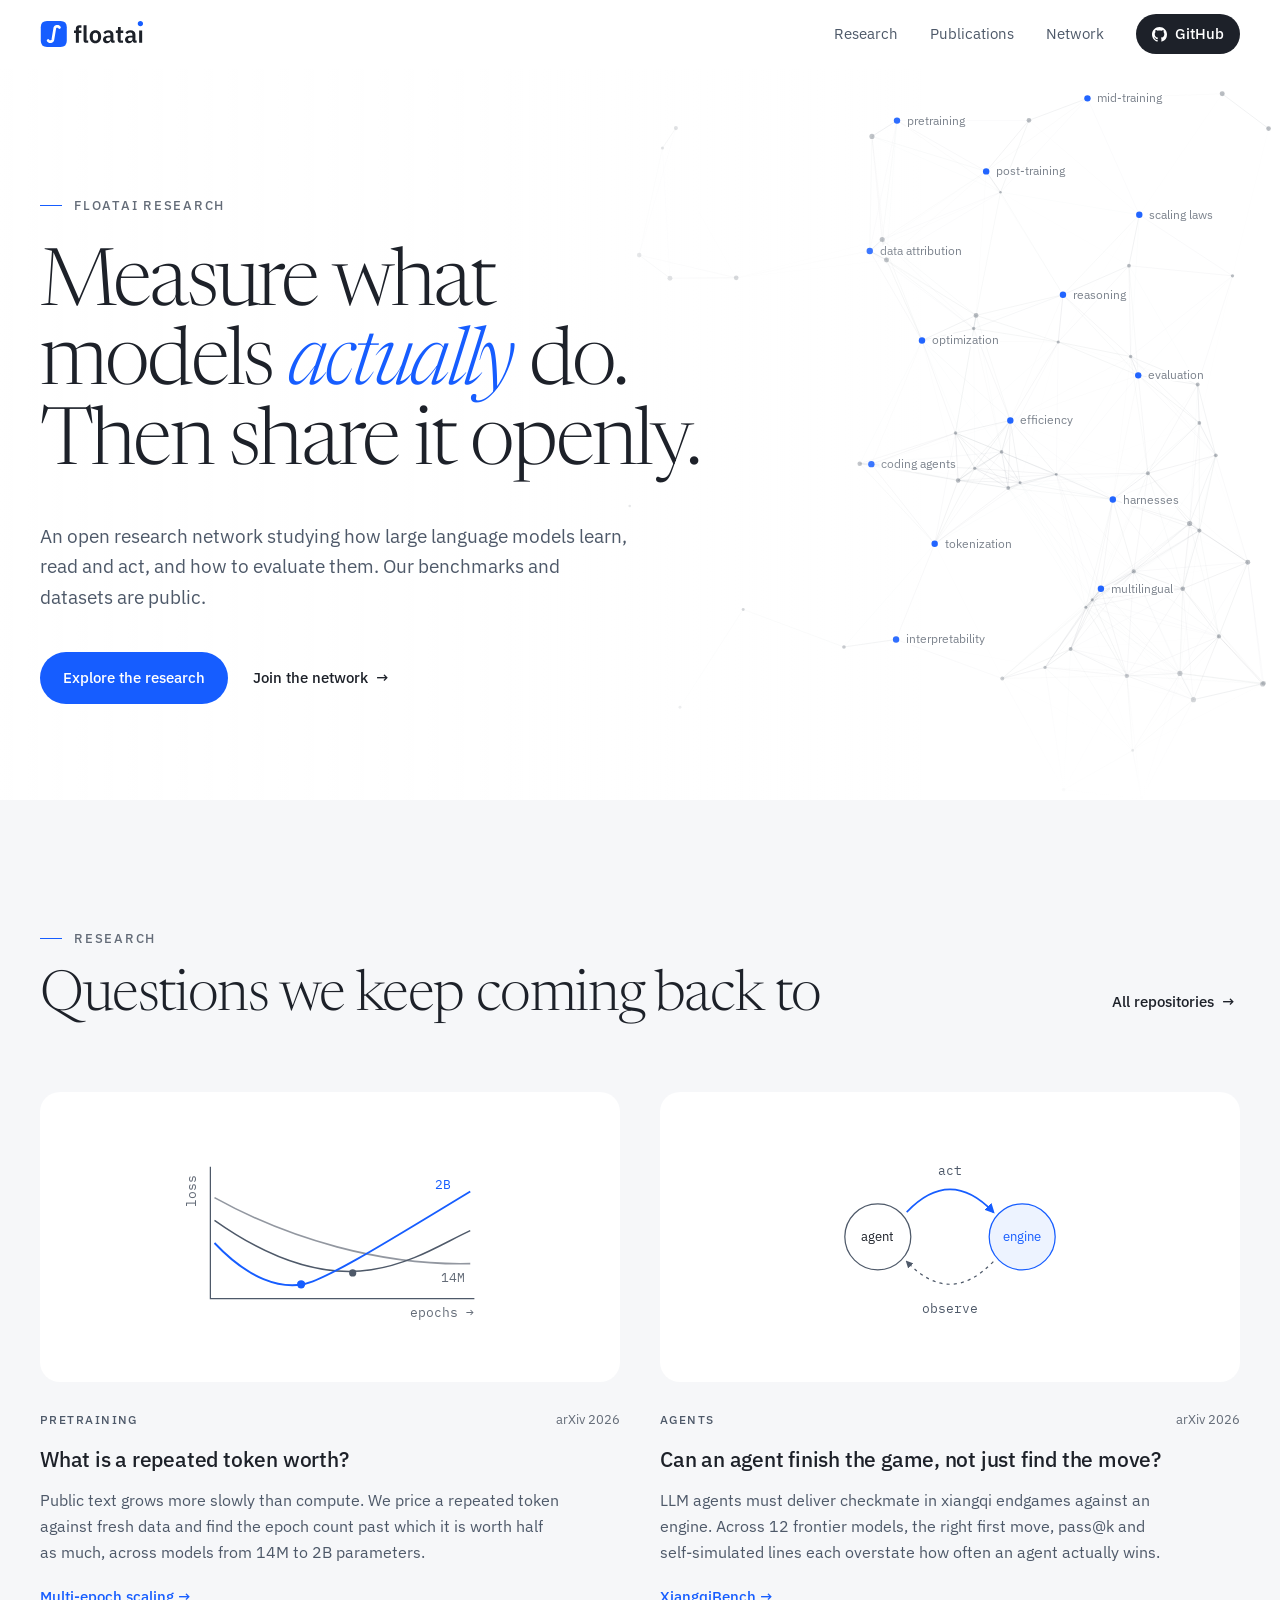
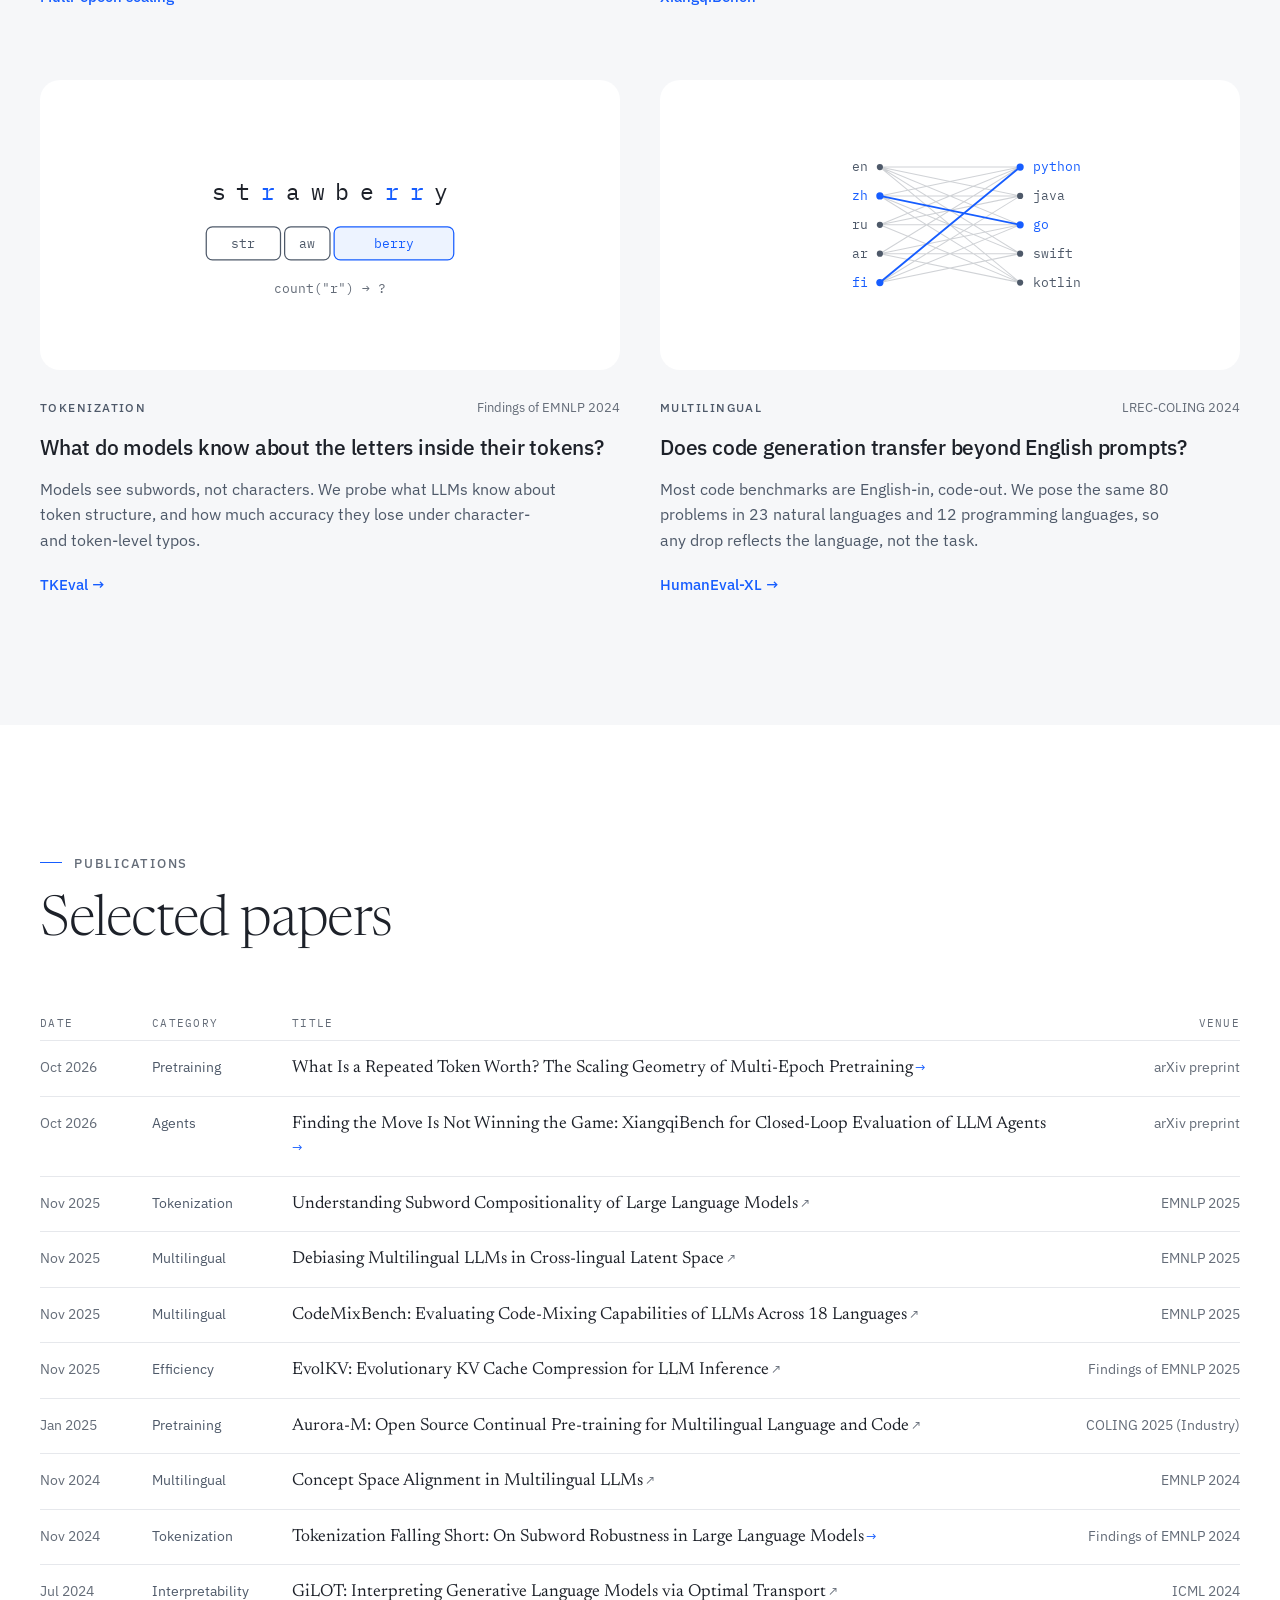
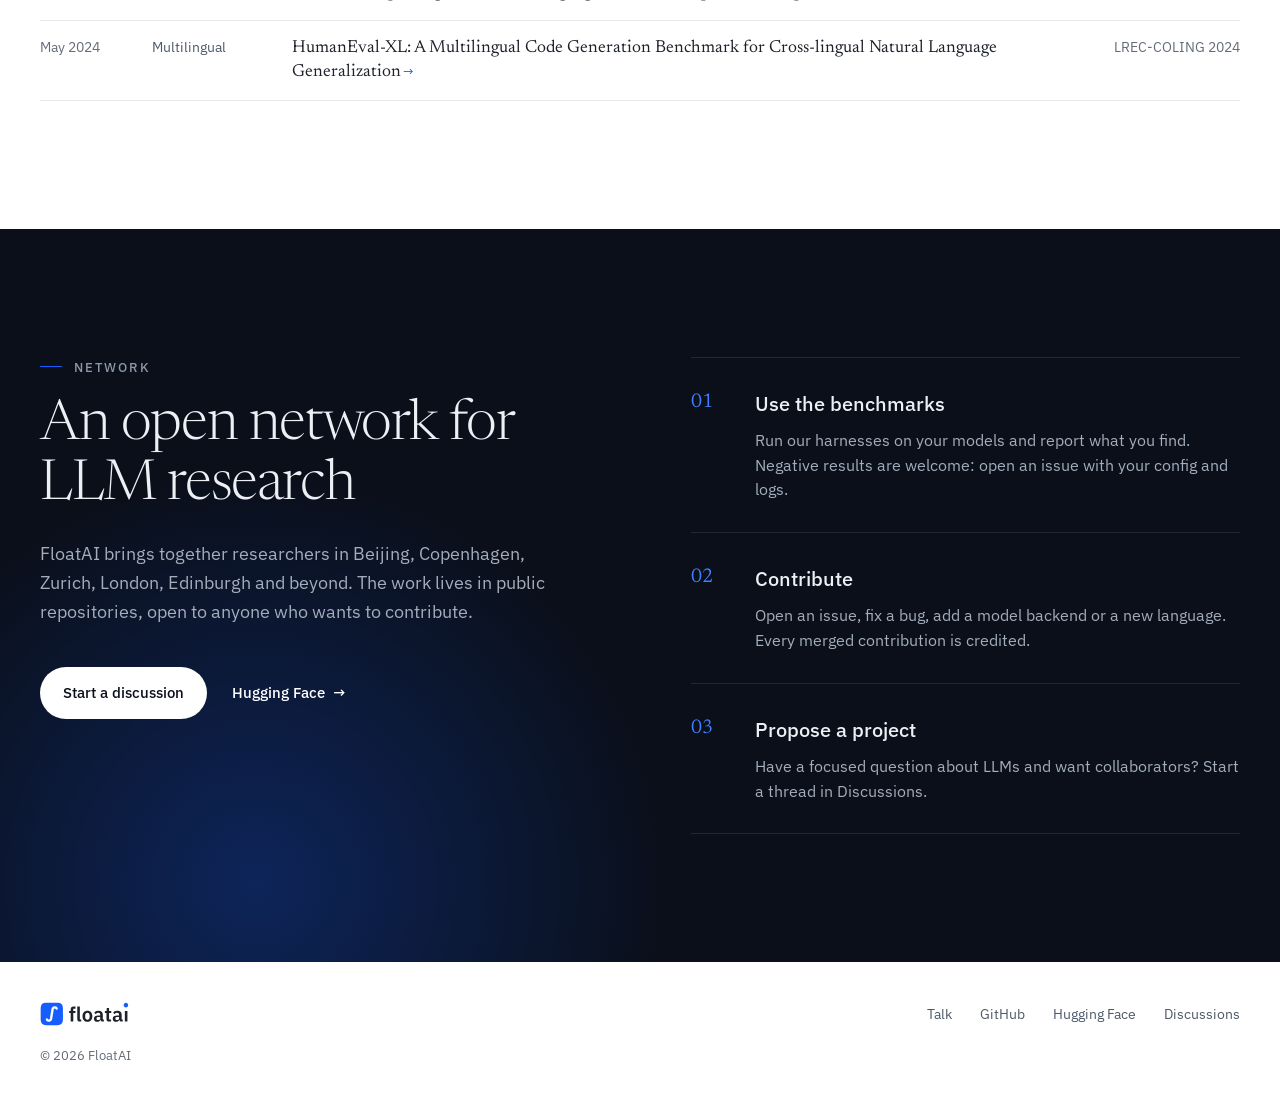
<file: index.html>
<!doctype html>
<html lang="en">
<head>
  <meta charset="utf-8" />
  <meta name="viewport" content="width=device-width, initial-scale=1" />
  <title>FloatAI — Open research on large language models</title>
  <meta name="description" content="FloatAI is an open research network studying large language models: how they learn from data, how they read text, how they act as agents, and how we evaluate all three." />
  <meta name="theme-color" content="#ffffff" media="(prefers-color-scheme: light)" />
  <meta name="theme-color" content="#0c1016" media="(prefers-color-scheme: dark)" />
  <meta property="og:title" content="FloatAI — Open research on large language models" />
  <meta property="og:description" content="An open research network for LLM pretraining, post-training, agents and evaluation." />
  <meta property="og:type" content="website" />
  <meta property="og:site_name" content="FloatAI" />
  <meta property="og:url" content="https://floatai.github.io/" />
  <meta property="og:image" content="https://floatai.github.io/assets/img/og/home.png" />
  <meta property="og:image:width" content="1200" />
  <meta property="og:image:height" content="630" />
  <meta name="twitter:card" content="summary_large_image" />
  <link rel="canonical" href="https://floatai.github.io/" />
  <link rel="icon" href="/favicon.ico" sizes="any" />
  <link rel="icon" type="image/png" sizes="32x32" href="/favicon-32.png" />
  <link rel="apple-touch-icon" href="/apple-touch-icon.png" />
  <link rel="preconnect" href="https://fonts.googleapis.com" />
  <link rel="preconnect" href="https://fonts.gstatic.com" crossorigin />
  <link href="https://fonts.googleapis.com/css2?family=IBM+Plex+Mono:wght@400;500&family=IBM+Plex+Sans:wght@400;500;600&family=Newsreader:ital,opsz,wght@0,6..72,300;0,6..72,400;0,6..72,500;1,6..72,300;1,6..72,400&display=swap" rel="stylesheet" />
  <link rel="stylesheet" href="/assets/css/site.css?v=20261009x" />
</head>
<body>
  <header class="nav" id="top">
    <div class="wrap nav__inner">
      <a class="nav__brand" href="/" aria-label="FloatAI home">
        <picture>
          <source srcset="/assets/brand/floatai-lockup-dark.svg" media="(prefers-color-scheme: dark)" />
          <img src="/assets/brand/floatai-lockup.svg" alt="FloatAI" width="122" height="33" />
        </picture>
      </a>
      <nav class="nav__links" aria-label="Primary">
        <a href="/#research">Research</a>
        <a href="/#publications">Publications</a>
        <a href="/#network">Network</a>
        <a class="nav__cta" href="https://github.com/floatai" target="_blank" rel="noopener">
          <svg viewBox="0 0 16 16" width="15" height="15" aria-hidden="true"><path fill="currentColor" d="M8 0C3.58 0 0 3.58 0 8c0 3.54 2.29 6.53 5.47 7.59.4.07.55-.17.55-.38 0-.19-.01-.82-.01-1.49-2.01.37-2.53-.49-2.69-.94-.09-.23-.48-.94-.82-1.13-.28-.15-.68-.52-.01-.53.63-.01 1.08.58 1.23.82.72 1.21 1.87.87 2.33.66.07-.52.28-.87.51-1.07-1.78-.2-3.64-.89-3.64-3.95 0-.87.31-1.59.82-2.15-.08-.2-.36-1.02.08-2.12 0 0 .67-.21 2.2.82.64-.18 1.32-.27 2-.27.68 0 1.36.09 2 .27 1.53-1.04 2.2-.82 2.2-.82.44 1.1.16 1.92.08 2.12.51.56.82 1.27.82 2.15 0 3.07-1.87 3.75-3.65 3.95.29.25.54.73.54 1.48 0 1.07-.01 1.93-.01 2.2 0 .21.15.46.55.38A8.013 8.013 0 0016 8c0-4.42-3.58-8-8-8z"/></svg>
          GitHub
        </a>
      </nav>
    </div>
  </header>

  <main>
    <section class="hero">
      <canvas class="hero__canvas" id="graph" aria-hidden="true"></canvas>
      <div class="wrap hero__inner">
        <p class="overline">FloatAI Research</p>
        <h1 class="hero__title">
          Measure what models <em>actually</em>&nbsp;do.<br />Then share it&nbsp;openly.
        </h1>
        <p class="hero__lede">
          An open research network studying how large language models learn, read and act,
          and how to evaluate them. Our benchmarks and datasets are public.
        </p>
        <div class="hero__actions">
          <a class="btn btn--primary" href="#research">Explore the research</a>
          <a class="btn btn--text" href="#network">Join the network <span aria-hidden="true">→</span></a>
        </div>
      </div>
    </section>

    <!-- Research: one card per project, newest first -->
    <section class="section section--tint" id="research">
      <div class="wrap">
        <header class="section__head section__head--row">
          <div>
            <p class="overline">Research</p>
            <h2>Questions we keep coming back&nbsp;to</h2>
          </div>
          <a class="btn btn--text" href="https://github.com/orgs/floatai/repositories" target="_blank" rel="noopener">All repositories <span aria-hidden="true">→</span></a>
        </header>
        <div class="themes">
          <article class="theme">
            <figure class="theme__art" aria-hidden="true">
              <svg viewBox="0 0 320 180">
                <path d="M44 22V150H300" class="s-ink" fill="none" stroke-width="1.2"/>
                <path d="M48 52 C120 92, 210 118, 296 116" class="s-line" fill="none" stroke-width="1.6" style="opacity:.7"/>
                <path d="M48 74 C110 118, 160 128, 200 122 S270 96, 296 84" class="s-ink" fill="none" stroke-width="1.4"/>
                <path d="M48 96 C82 132, 112 140, 134 136 S220 92, 296 46" class="s-accent" fill="none" stroke-width="1.8"/>
                <circle cx="182" cy="125" r="3.5" class="f-ink"/>
                <circle cx="132" cy="136" r="4" class="f-accent"/>
                <text x="268" y="134" class="t-mono t-muted">14M</text>
                <text x="262" y="44" class="t-mono t-accent">2B</text>
                <text x="300" y="168" class="t-mono t-muted" text-anchor="end">epochs →</text>
                <text x="30" y="30" class="t-mono t-muted" text-anchor="end" transform="rotate(-90 30 30)">loss</text>
              </svg>
            </figure>
            <p class="theme__meta"><span class="theme__topic">Pretraining</span><span class="theme__venue">arXiv 2026</span></p>
            <h3><a class="theme__title" href="/research/repeated-tokens/">What is a repeated token worth?</a></h3>
            <p>Public text grows more slowly than compute. We price a repeated token against fresh data and find the epoch count past which it is worth half as much, across models from 14M to 2B parameters.</p>
            <span class="theme__link" aria-hidden="true">Multi-epoch scaling →</span>
          </article>
          <article class="theme">
            <figure class="theme__art" aria-hidden="true">
              <svg viewBox="0 0 320 180">
                <defs><marker id="arA" viewBox="0 0 10 10" refX="8" refY="5" markerWidth="6" markerHeight="6" orient="auto-start-reverse"><path d="M0 0L10 5L0 10z" class="f-accent"/></marker><marker id="arB" viewBox="0 0 10 10" refX="8" refY="5" markerWidth="6" markerHeight="6" orient="auto-start-reverse"><path d="M0 0L10 5L0 10z" class="f-ink"/></marker></defs>
                <path d="M118 66 Q160 22 202 66" class="s-accent" fill="none" stroke-width="1.6" marker-end="url(#arA)"/>
                <path d="M202 114 Q160 158 118 114" class="s-ink" fill="none" stroke-width="1.2" stroke-dasharray="3 4" marker-end="url(#arB)"/>
                <circle cx="90" cy="90" r="32" class="f-card s-ink" stroke-width="1.2"/>
                <circle cx="230" cy="90" r="32" class="f-soft s-accent" stroke-width="1.2"/>
                <text x="90" y="94" class="t-label" text-anchor="middle">agent</text>
                <text x="230" y="94" class="t-label t-accent" text-anchor="middle">engine</text>
                <text x="160" y="30" class="t-mono" text-anchor="middle">act</text>
                <text x="160" y="164" class="t-mono" text-anchor="middle">observe</text>
              </svg>
            </figure>
            <p class="theme__meta"><span class="theme__topic">Agents</span><span class="theme__venue">arXiv 2026</span></p>
            <h3><a class="theme__title" href="/research/xiangqibench/">Can an agent finish the game, not just find the move?</a></h3>
            <p>LLM agents must deliver checkmate in xiangqi endgames against an engine. Across 12 frontier models, the right first move, pass@k and self-simulated lines each overstate how often an agent actually wins.</p>
            <span class="theme__link" aria-hidden="true">XiangqiBench →</span>
          </article>
          <article class="theme">
            <figure class="theme__art" aria-hidden="true">
              <svg viewBox="0 0 320 180">
                <g class="t-mono-lg" text-anchor="middle">
                  <text x="52" y="66">s</text><text x="76" y="66">t</text><text x="100" y="66" class="t-accent">r</text>
                  <text x="124" y="66">a</text><text x="148" y="66">w</text>
                  <text x="172" y="66">b</text><text x="196" y="66">e</text><text x="220" y="66" class="t-accent">r</text><text x="244" y="66" class="t-accent">r</text><text x="268" y="66">y</text>
                </g>
                <rect x="40" y="92" width="72" height="32" rx="6" class="f-card s-ink" stroke-width="1.2"/>
                <rect x="116" y="92" width="44" height="32" rx="6" class="f-card s-ink" stroke-width="1.2"/>
                <rect x="164" y="92" width="116" height="32" rx="6" class="f-soft s-accent" stroke-width="1.2"/>
                <g class="t-mono" text-anchor="middle"><text x="76" y="112">str</text><text x="138" y="112">aw</text><text x="222" y="112" class="t-accent">berry</text></g>
                <text x="160" y="156" class="t-mono t-muted" text-anchor="middle">count("r") → ?</text>
              </svg>
            </figure>
            <p class="theme__meta"><span class="theme__topic">Tokenization</span><span class="theme__venue">Findings of EMNLP 2024</span></p>
            <h3><a class="theme__title" href="/research/tkeval/">What do models know about the letters inside their tokens?</a></h3>
            <p>Models see subwords, not characters. We probe what LLMs know about token structure, and how much accuracy they lose under character- and token-level typos.</p>
            <span class="theme__link" aria-hidden="true">TKEval →</span>
          </article>
          <article class="theme">
            <figure class="theme__art" aria-hidden="true">
              <svg viewBox="0 0 320 180">
                <g class="s-line" stroke-width="1">
                  <path d="M92 34L228 34M92 34L228 62M92 34L228 90M92 34L228 118M92 34L228 146M92 62L228 34M92 62L228 62M92 62L228 118M92 62L228 146M92 90L228 34M92 90L228 62M92 90L228 90M92 90L228 146M92 118L228 34M92 118L228 90M92 118L228 118M92 118L228 146M92 146L228 62M92 146L228 90M92 146L228 118"/>
                </g>
                <path d="M92 62L228 90M92 146L228 34" class="s-accent" stroke-width="1.8"/>
                <g class="f-ink"><circle cx="92" cy="34" r="3"/><circle cx="92" cy="90" r="3"/><circle cx="92" cy="118" r="3"/></g>
                <g class="f-accent"><circle cx="92" cy="62" r="3.5"/><circle cx="92" cy="146" r="3.5"/><circle cx="228" cy="90" r="3.5"/><circle cx="228" cy="34" r="3.5"/></g>
                <g class="f-ink"><circle cx="228" cy="62" r="3"/><circle cx="228" cy="118" r="3"/><circle cx="228" cy="146" r="3"/></g>
                <g class="t-mono" text-anchor="end"><text x="80" y="38">en</text><text x="80" y="66" class="t-accent">zh</text><text x="80" y="94">ru</text><text x="80" y="122">ar</text><text x="80" y="150" class="t-accent">fi</text></g>
                <g class="t-mono"><text x="240" y="38" class="t-accent">python</text><text x="240" y="66">java</text><text x="240" y="94" class="t-accent">go</text><text x="240" y="122">swift</text><text x="240" y="150">kotlin</text></g>
              </svg>
            </figure>
            <p class="theme__meta"><span class="theme__topic">Multilingual</span><span class="theme__venue">LREC-COLING 2024</span></p>
            <h3><a class="theme__title" href="/research/humaneval-xl/">Does code generation transfer beyond English prompts?</a></h3>
            <p>Most code benchmarks are English-in, code-out. We pose the same 80 problems in 23 natural languages and 12 programming languages, so any drop reflects the language, not the task.</p>
            <span class="theme__link" aria-hidden="true">HumanEval-XL →</span>
          </article>
        </div>
      </div>
    </section>

    <!-- Publications: citation index -->
    <section class="section" id="publications">
      <div class="wrap">
        <header class="section__head">
          <p class="overline">Publications</p>
          <h2>Selected papers</h2>
        </header>
        <div class="pubx__head" aria-hidden="true"><span>Date</span><span>Category</span><span>Title</span><span>Venue</span></div>
        <ol class="pubx" data-bib="/publications.bib"></ol>
        <p class="pubx__fallback" hidden>The list could not be loaded. See <a href="/publications.bib">publications.bib</a>.</p>
      </div>
    </section>

    <section class="section section--dark" id="network">
      <div class="wrap network">
        <div class="network__intro">
          <p class="overline overline--light">Network</p>
          <h2>An open network for LLM&nbsp;research</h2>
          <p>FloatAI brings together researchers in Beijing, Copenhagen, Zurich, London, Edinburgh and beyond. The work lives in public repositories, open to anyone who wants to contribute.</p>
          <div class="network__cta">
            <a class="btn btn--light" href="https://github.com/orgs/floatai/discussions" target="_blank" rel="noopener">Start a discussion</a>
            <a class="btn btn--text-light" href="https://huggingface.co/floatai" target="_blank" rel="noopener">Hugging Face <span aria-hidden="true">→</span></a>
          </div>
        </div>
        <ol class="steps">
          <li>
            <span class="steps__n">01</span>
            <div>
              <h3>Use the benchmarks</h3>
              <p>Run our harnesses on your models and report what you find. Negative results are welcome: open an issue with your config and logs.</p>
            </div>
          </li>
          <li>
            <span class="steps__n">02</span>
            <div>
              <h3>Contribute</h3>
              <p>Open an issue, fix a bug, add a model backend or a new language. Every merged contribution is credited.</p>
            </div>
          </li>
          <li>
            <span class="steps__n">03</span>
            <div>
              <h3>Propose a project</h3>
              <p>Have a focused question about LLMs and want collaborators? Start a thread in Discussions.</p>
            </div>
          </li>
        </ol>
      </div>
    </section>
  </main>

  <footer class="footer footer--page">
    <div class="wrap">
      <div class="footer__inner">
        <div class="footer__brand">
          <picture>
            <source srcset="/assets/brand/floatai-lockup-dark.svg" media="(prefers-color-scheme: dark)" />
            <img src="/assets/brand/floatai-lockup.svg" alt="FloatAI" width="104" height="28" />
          </picture>
        </div>
        <nav class="footer__links" aria-label="Footer">
          <a href="/slides/">Talk</a>
          <a href="https://github.com/floatai" target="_blank" rel="noopener">GitHub</a>
          <a href="https://huggingface.co/floatai" target="_blank" rel="noopener">Hugging Face</a>
          <a href="https://github.com/orgs/floatai/discussions" target="_blank" rel="noopener">Discussions</a>
        </nav>
      </div>
      <p class="footer__note">© <span id="year">2026</span> FloatAI</p>
    </div>
  </footer>

  <script src="/assets/js/site.js?v=20261009x" defer></script>
</body>
</html>
</file>
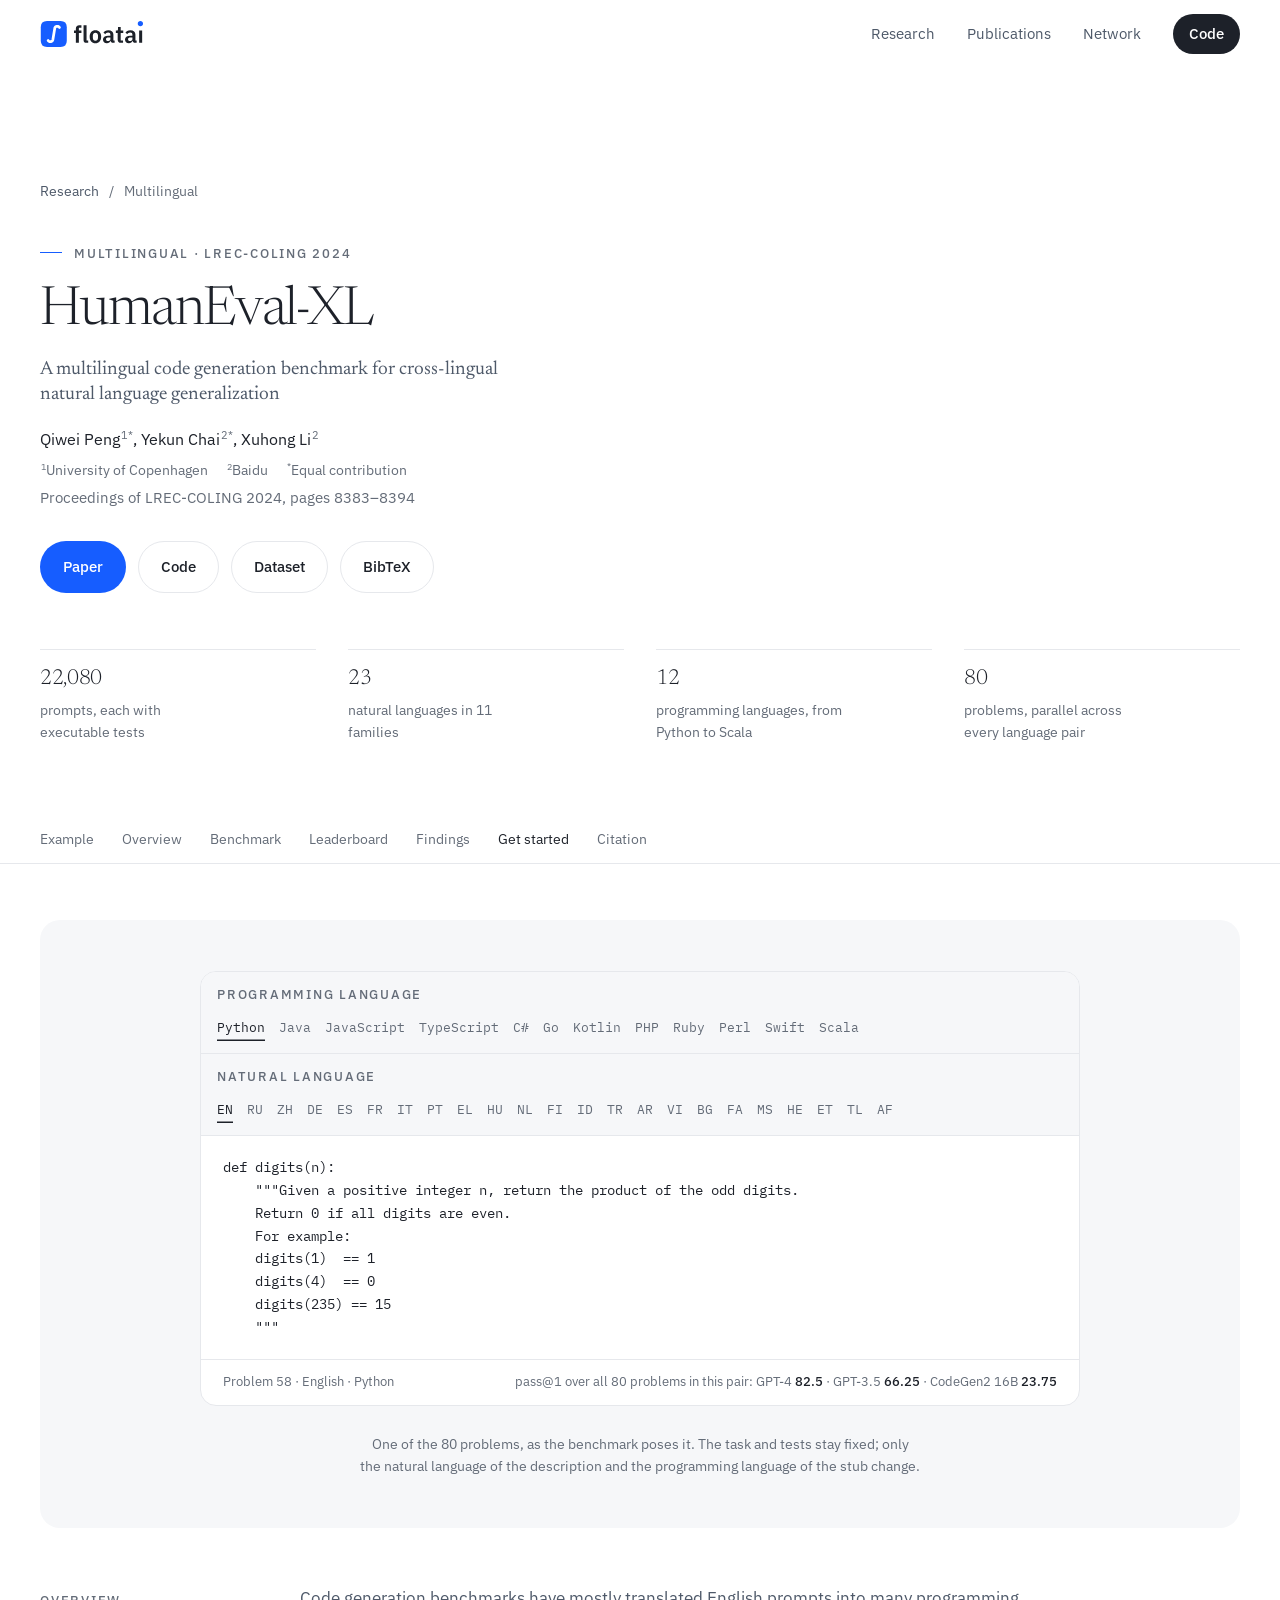
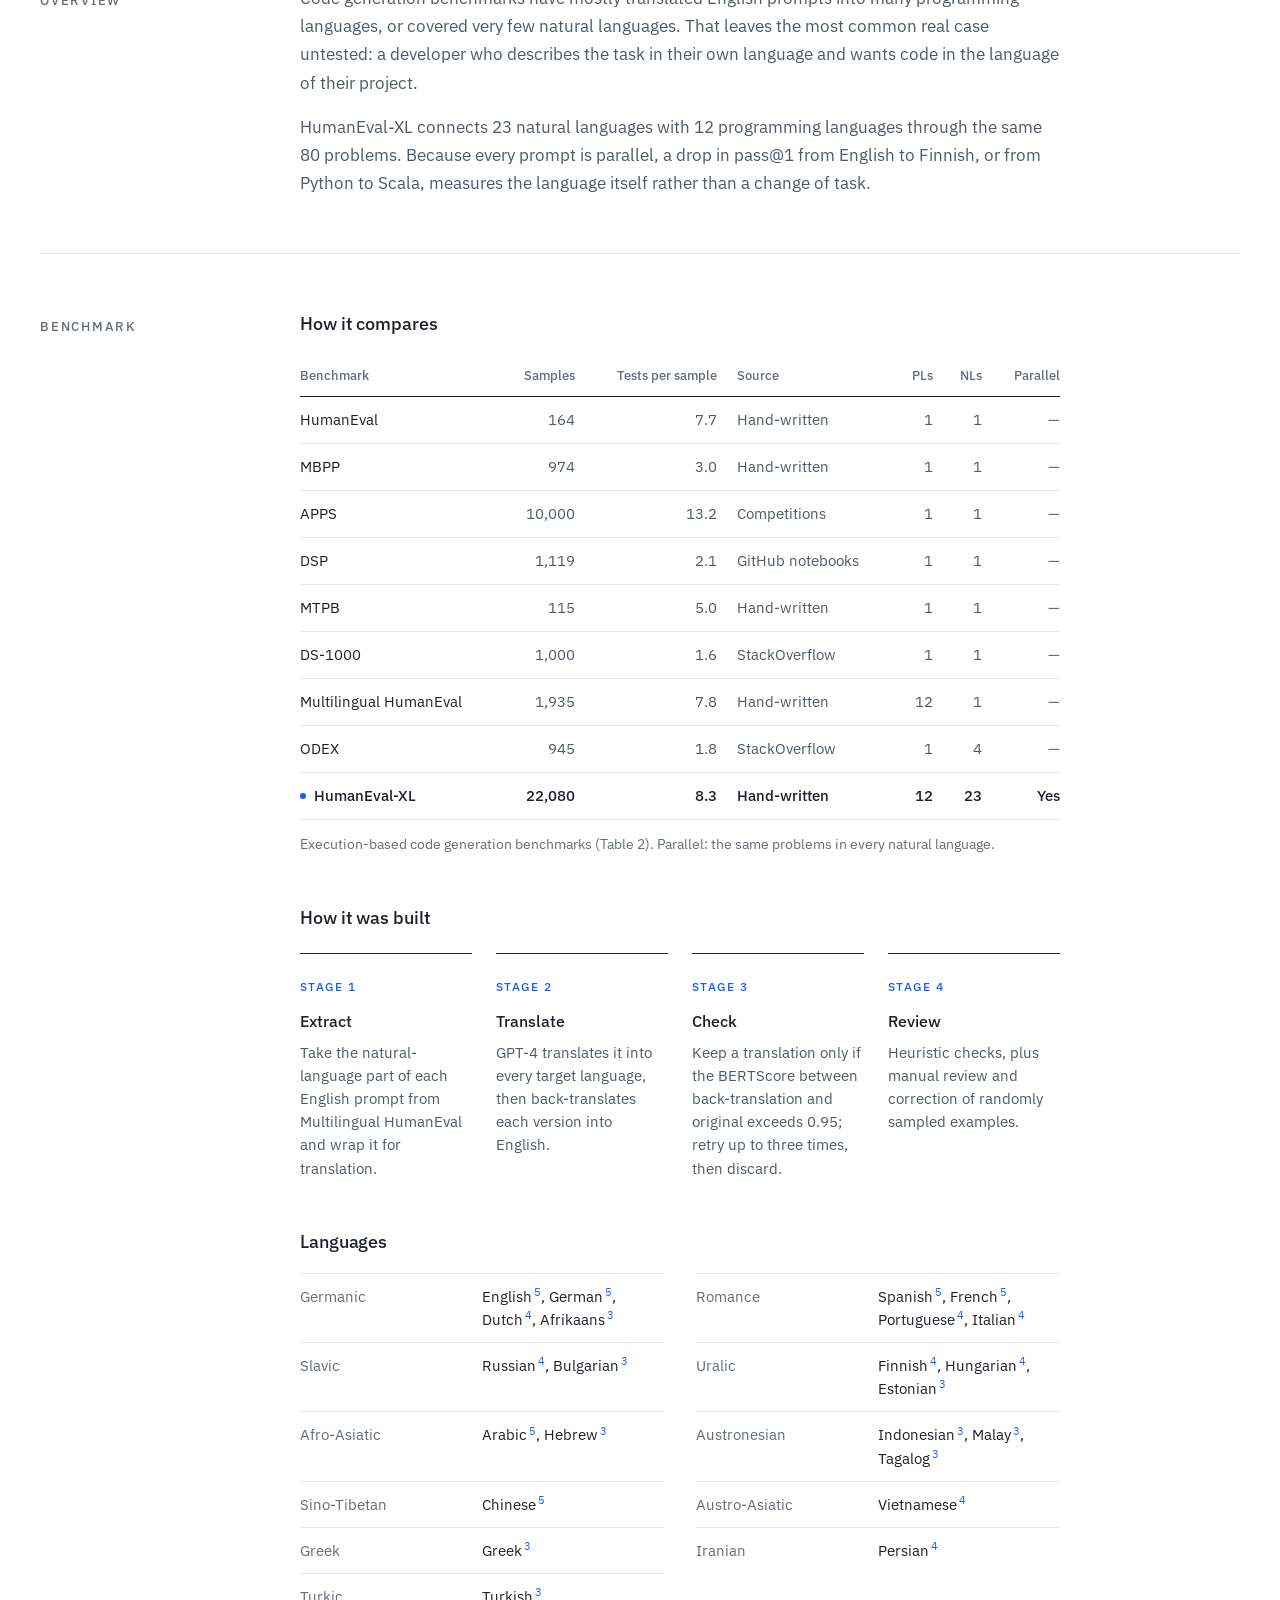
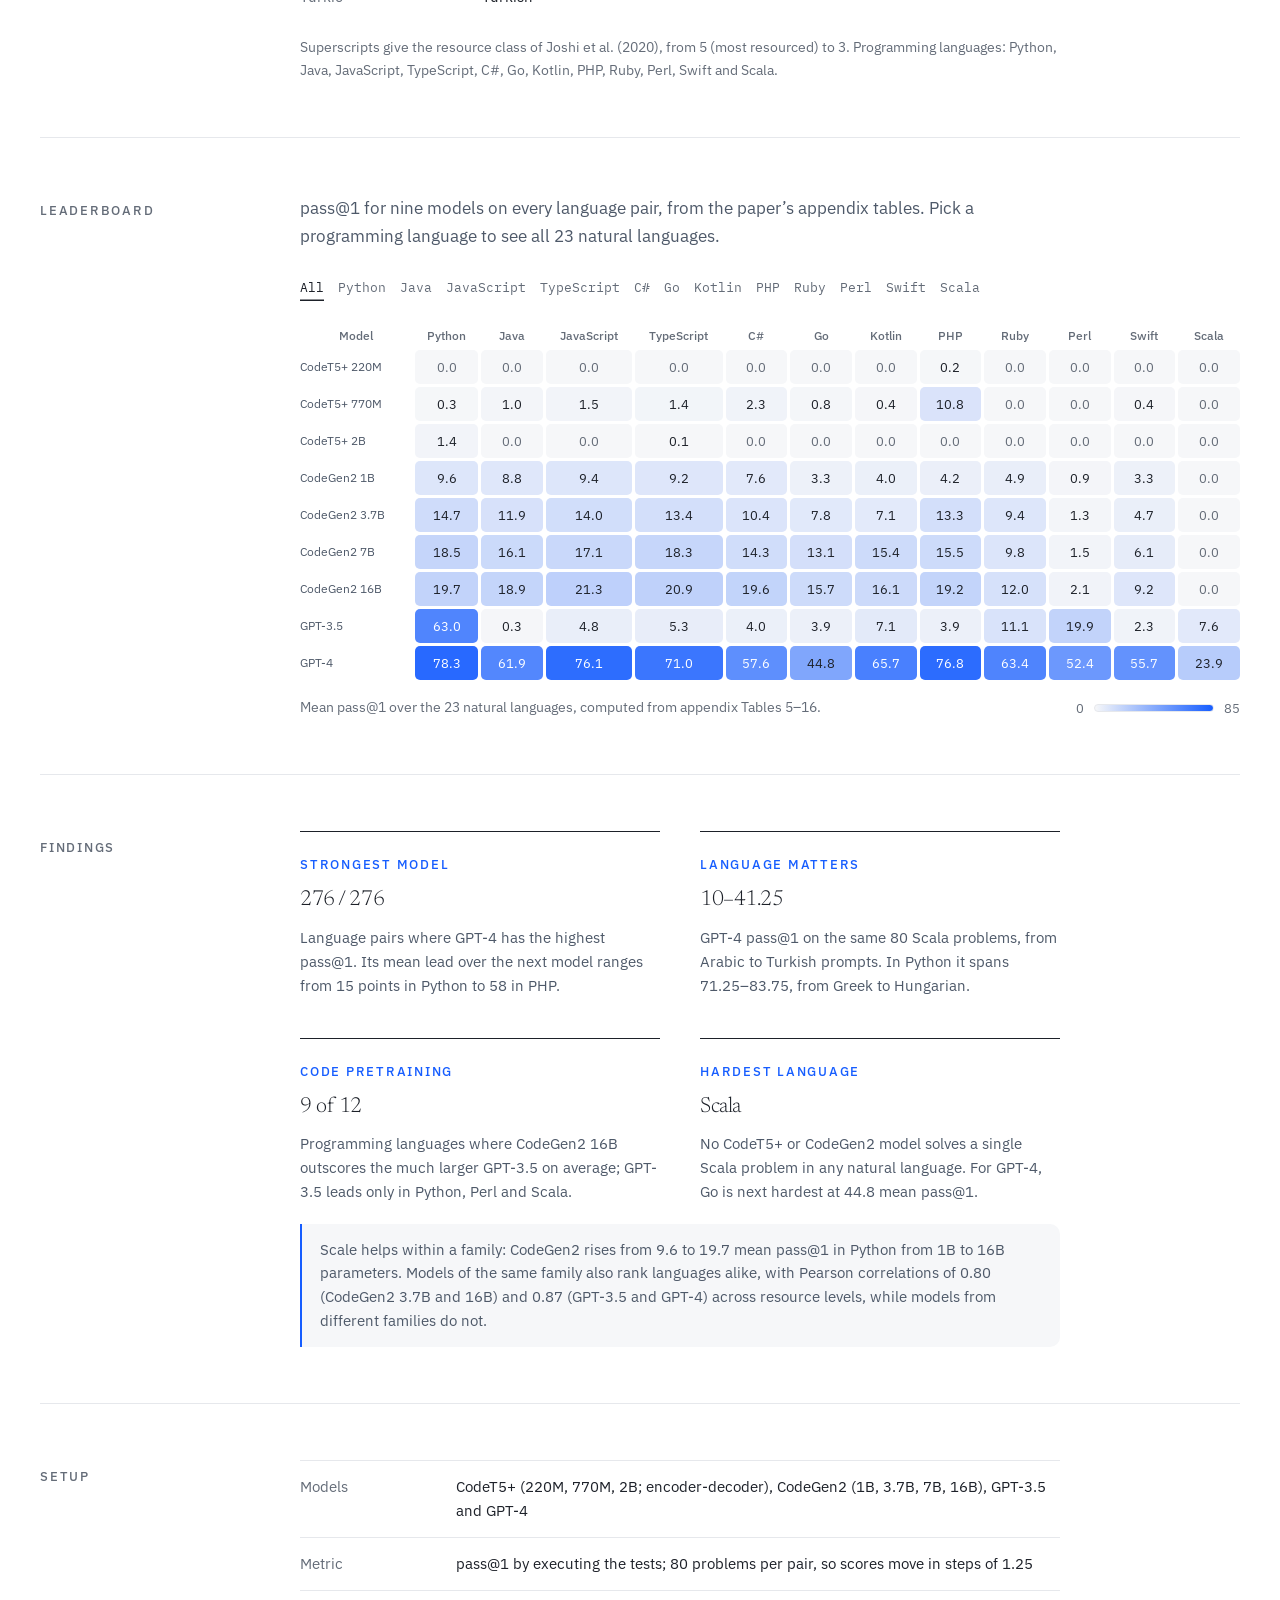
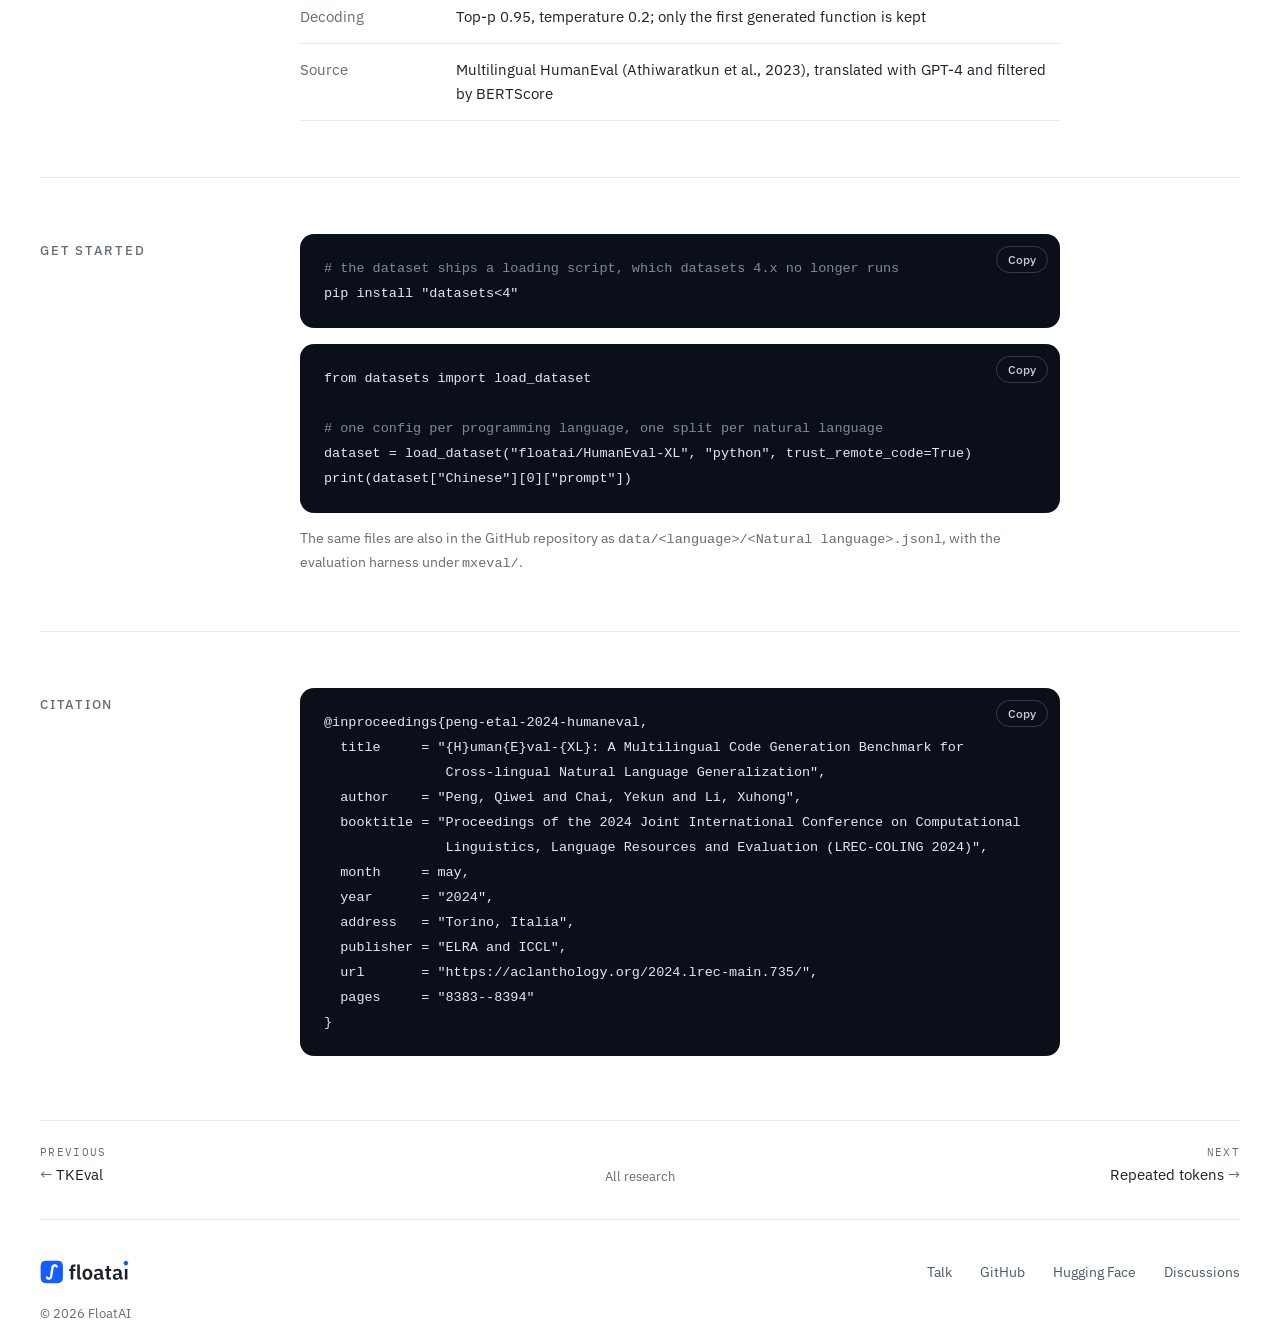
<file: humaneval-xl/index.html>
<!doctype html>
<html lang="en">
<head>
  <meta charset="utf-8" />
  <title>HumanEval-XL — FloatAI</title>
  <meta name="robots" content="noindex" />
  <link rel="canonical" href="https://floatai.github.io/research/humaneval-xl/" />
  <meta http-equiv="refresh" content="0; url=/research/humaneval-xl/" />
  <script>location.replace("/research/humaneval-xl/" + location.search + location.hash);</script>
</head>
<body>
  <p>This page has moved to <a href="/research/humaneval-xl/">floatai.github.io/research/humaneval-xl/</a>.</p>
</body>
</html>
</file>
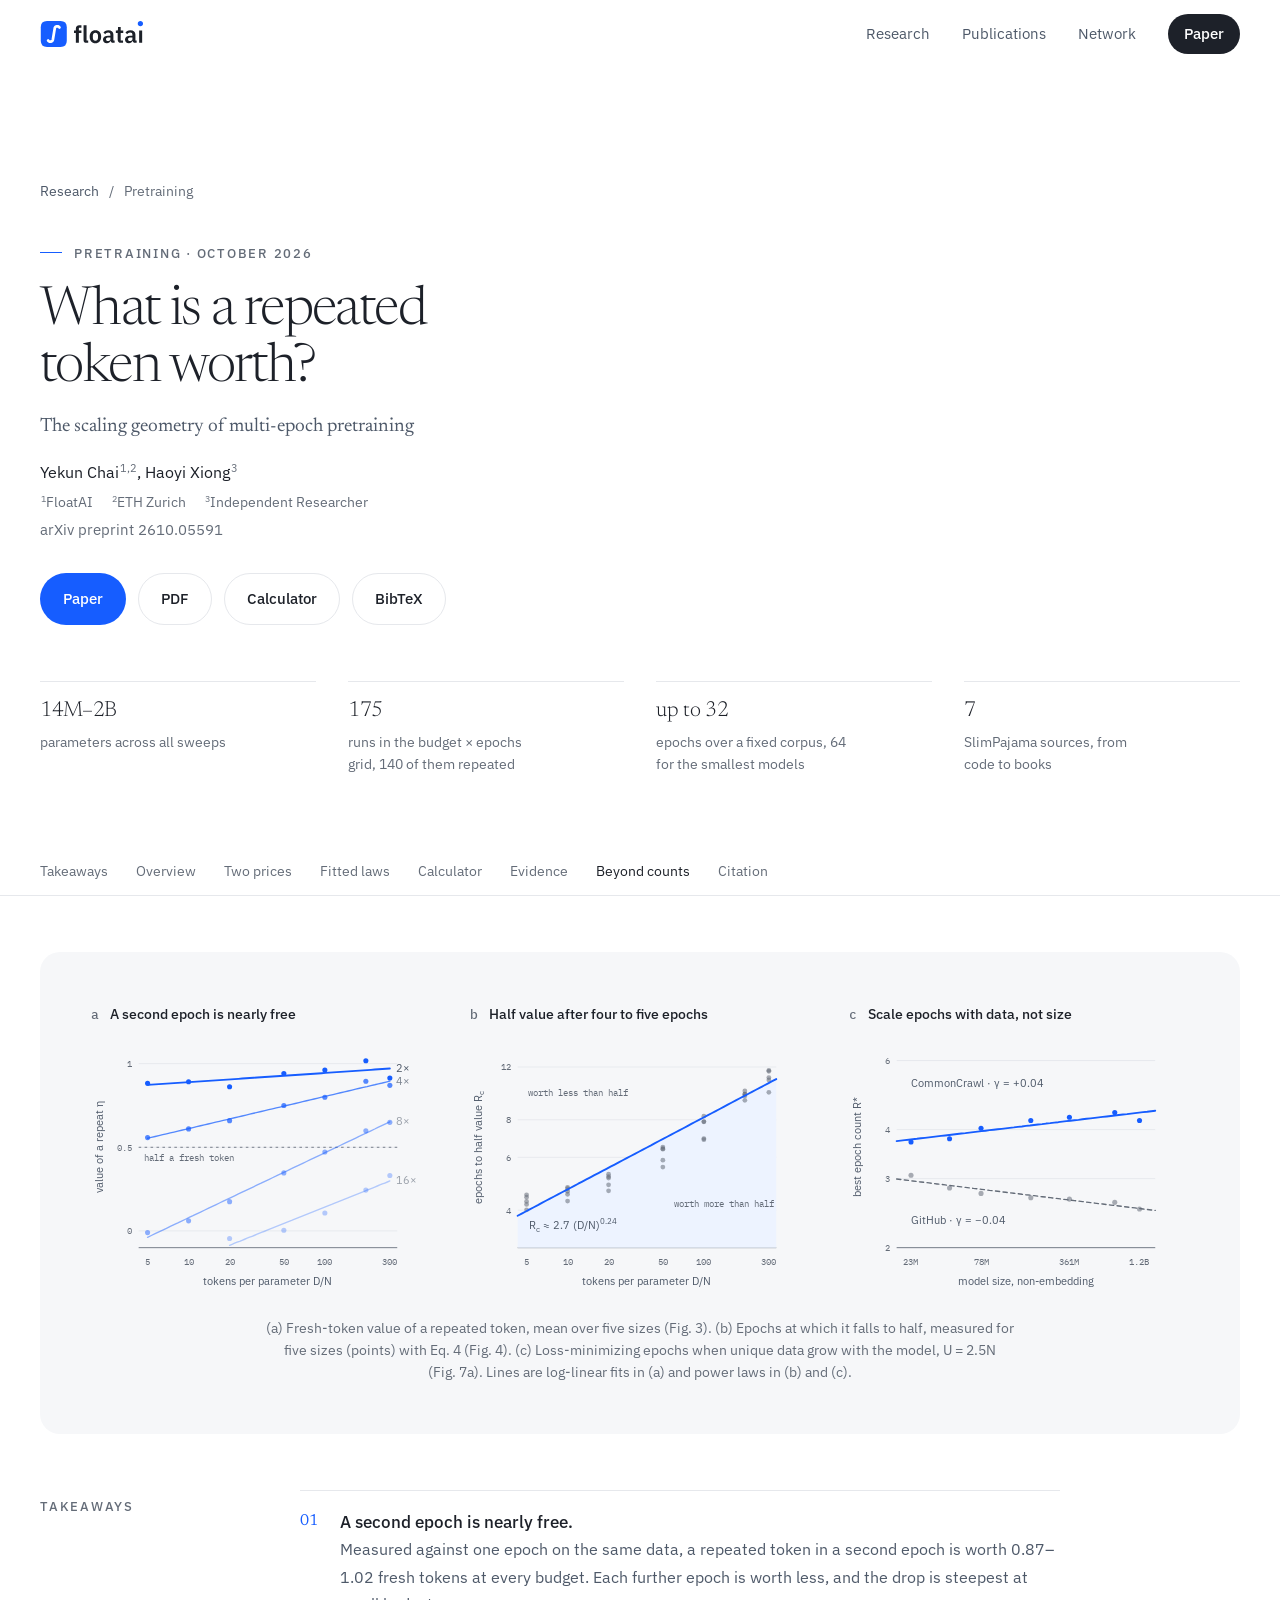
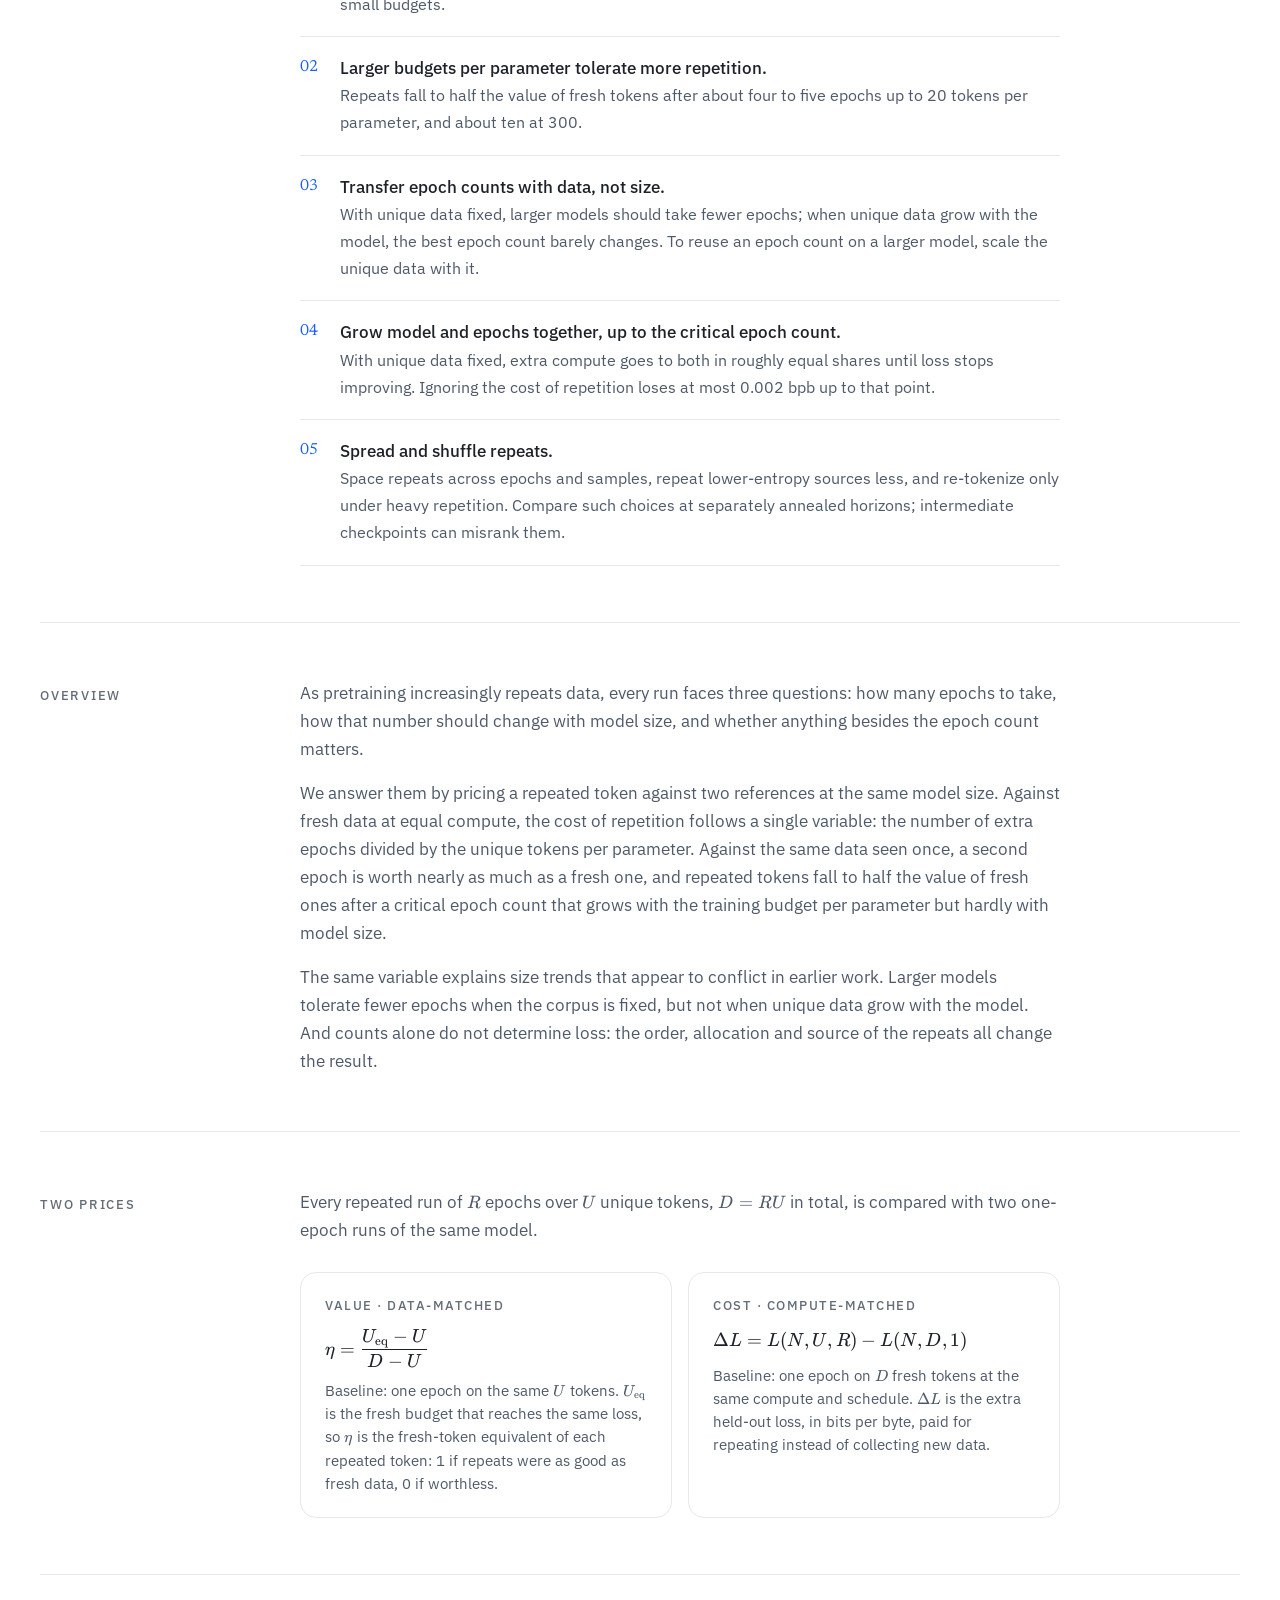
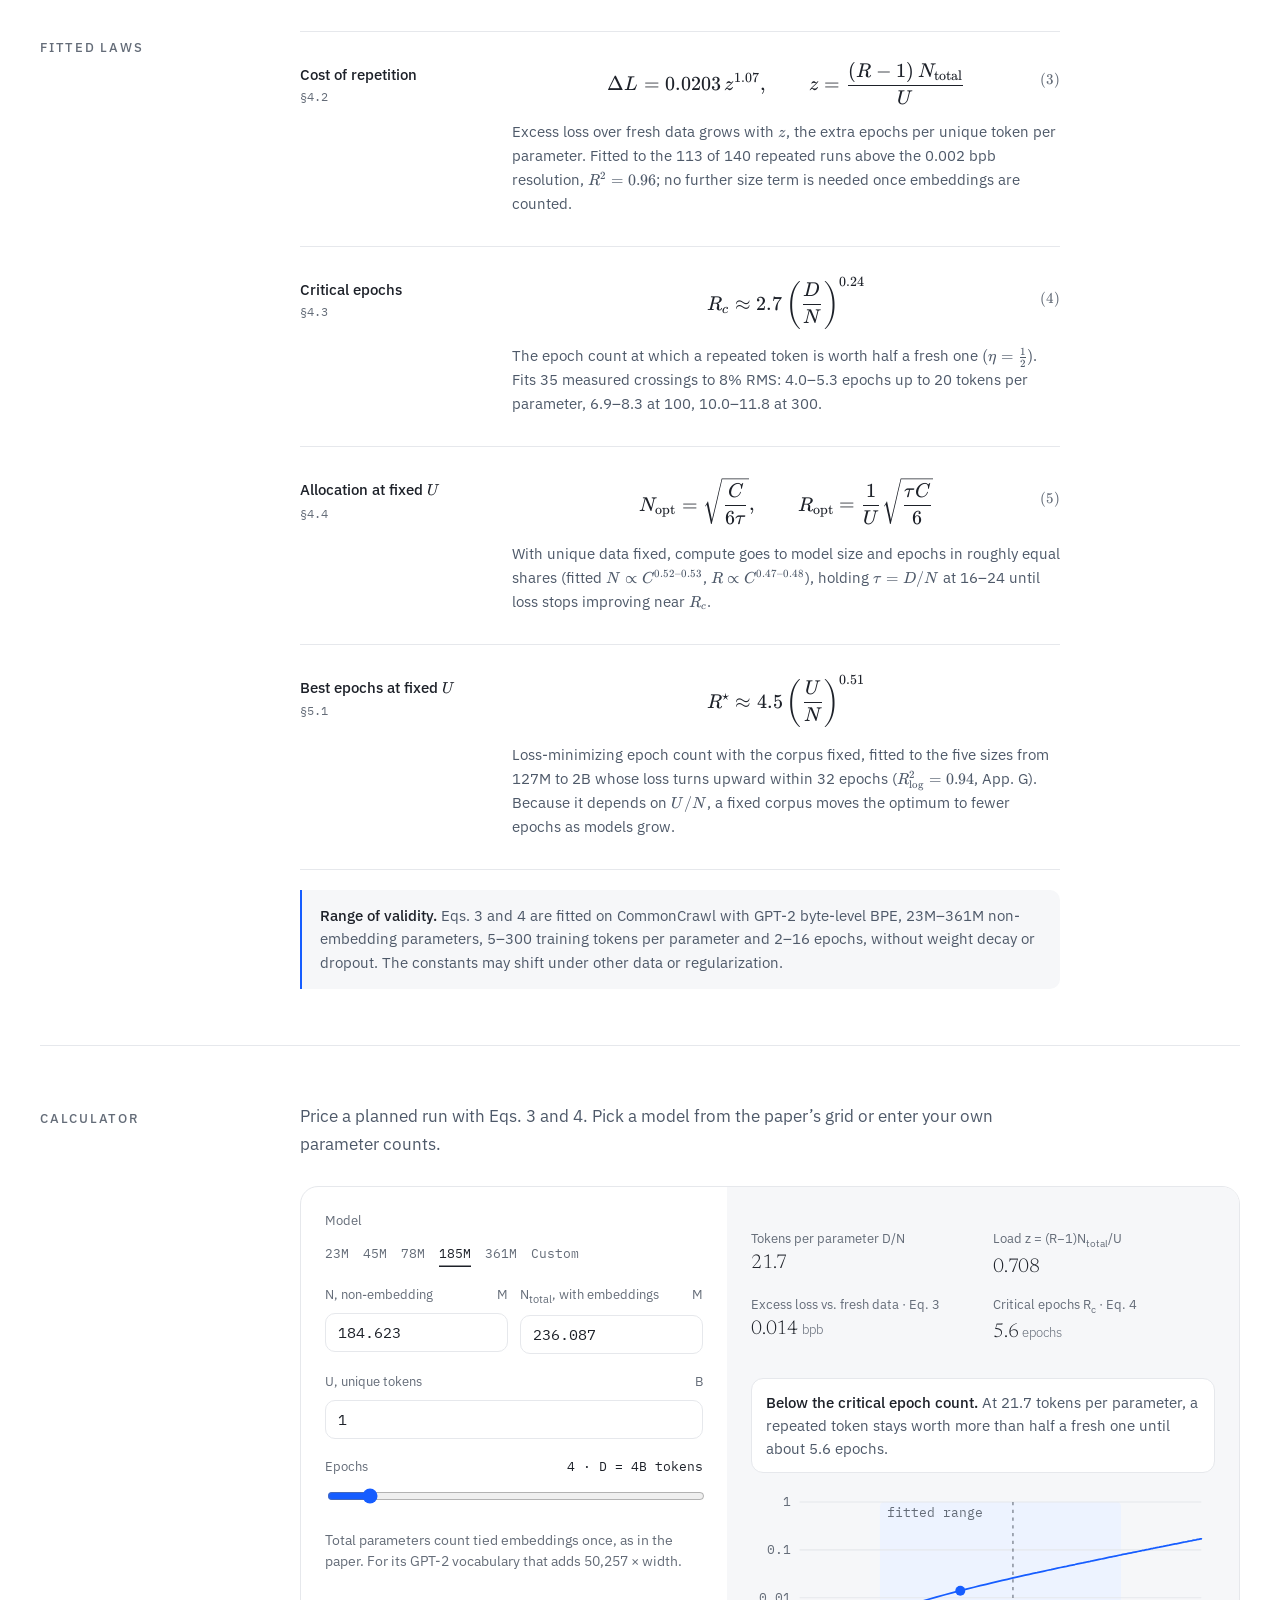
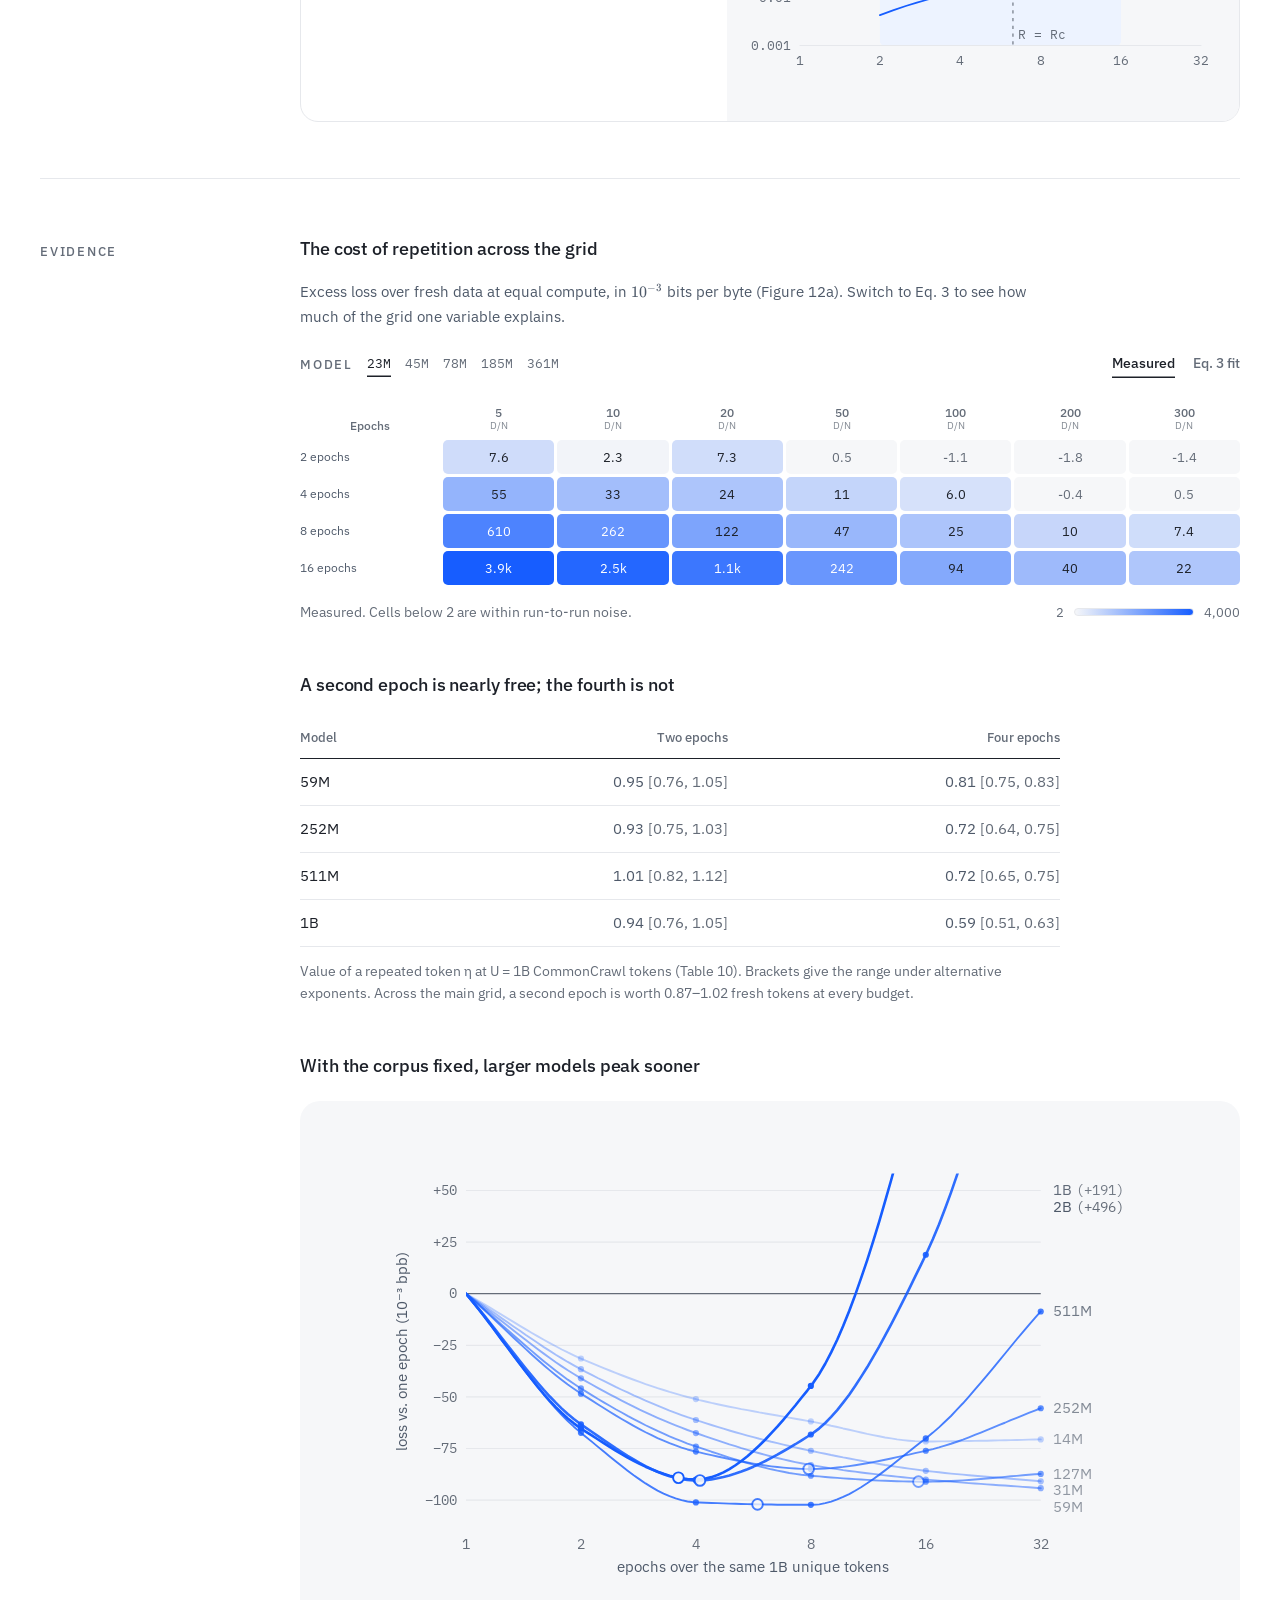
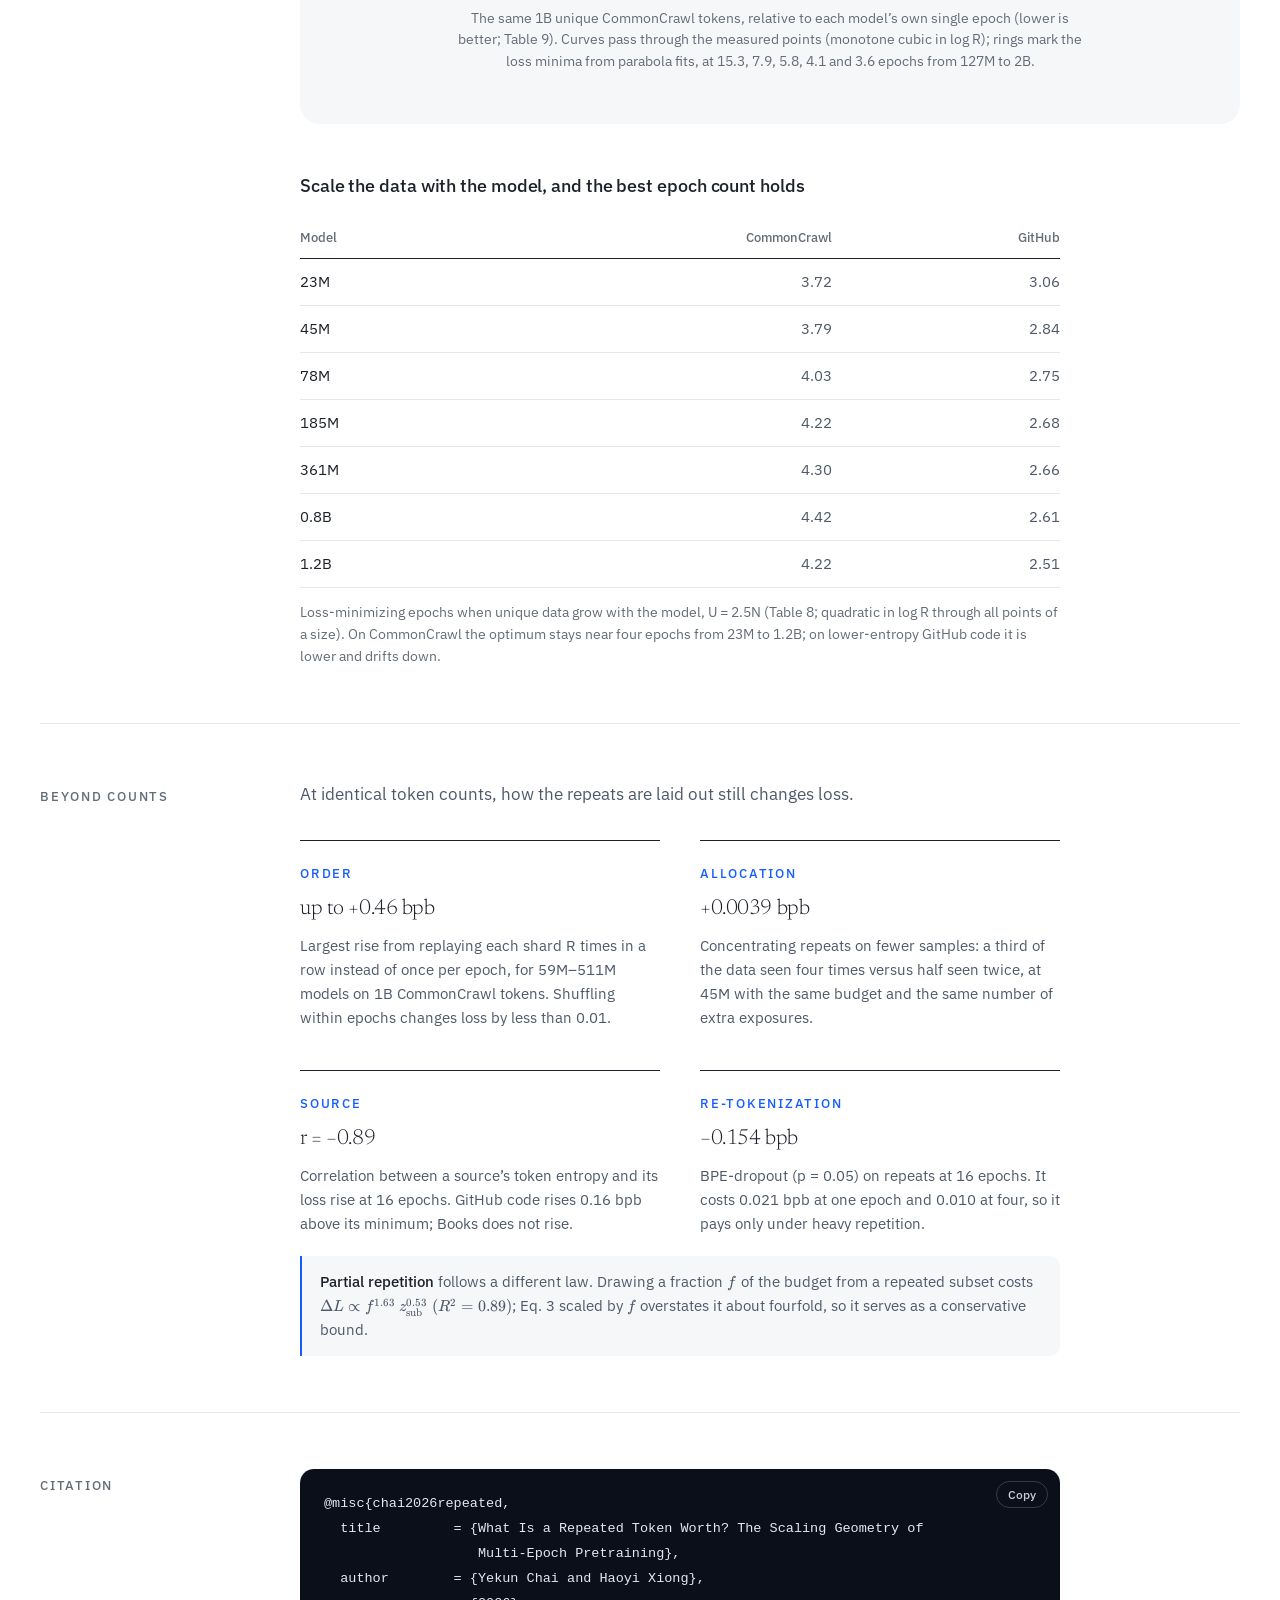
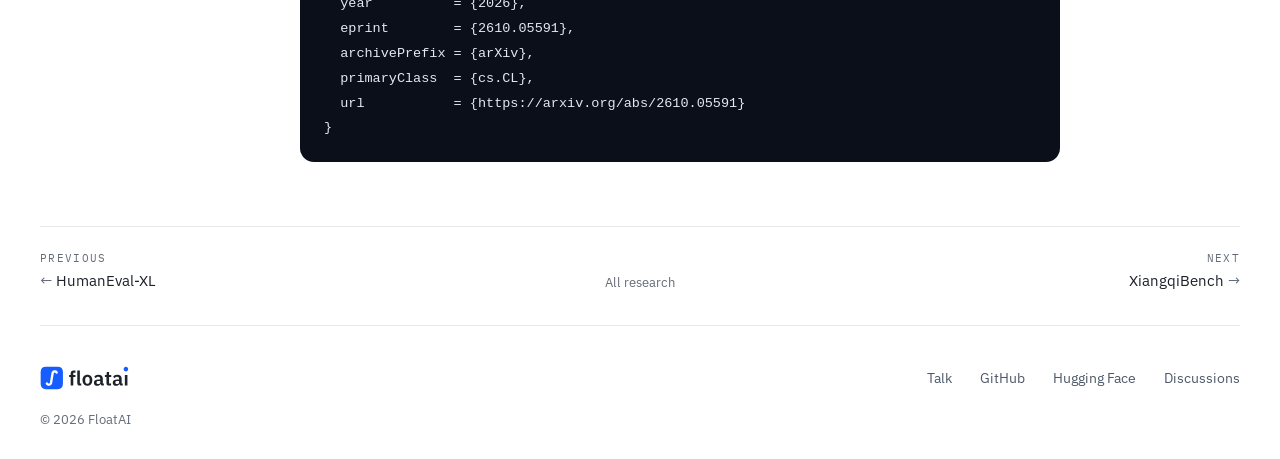
<file: repeated-tokens/index.html>
<!doctype html>
<html lang="en">
<head>
  <meta charset="utf-8" />
  <title>What Is a Repeated Token Worth? — FloatAI</title>
  <meta name="robots" content="noindex" />
  <link rel="canonical" href="https://floatai.github.io/research/repeated-tokens/" />
  <meta http-equiv="refresh" content="0; url=/research/repeated-tokens/" />
  <script>location.replace("/research/repeated-tokens/" + location.search + location.hash);</script>
</head>
<body>
  <p>This page has moved to <a href="/research/repeated-tokens/">floatai.github.io/research/repeated-tokens/</a>.</p>
</body>
</html>
</file>
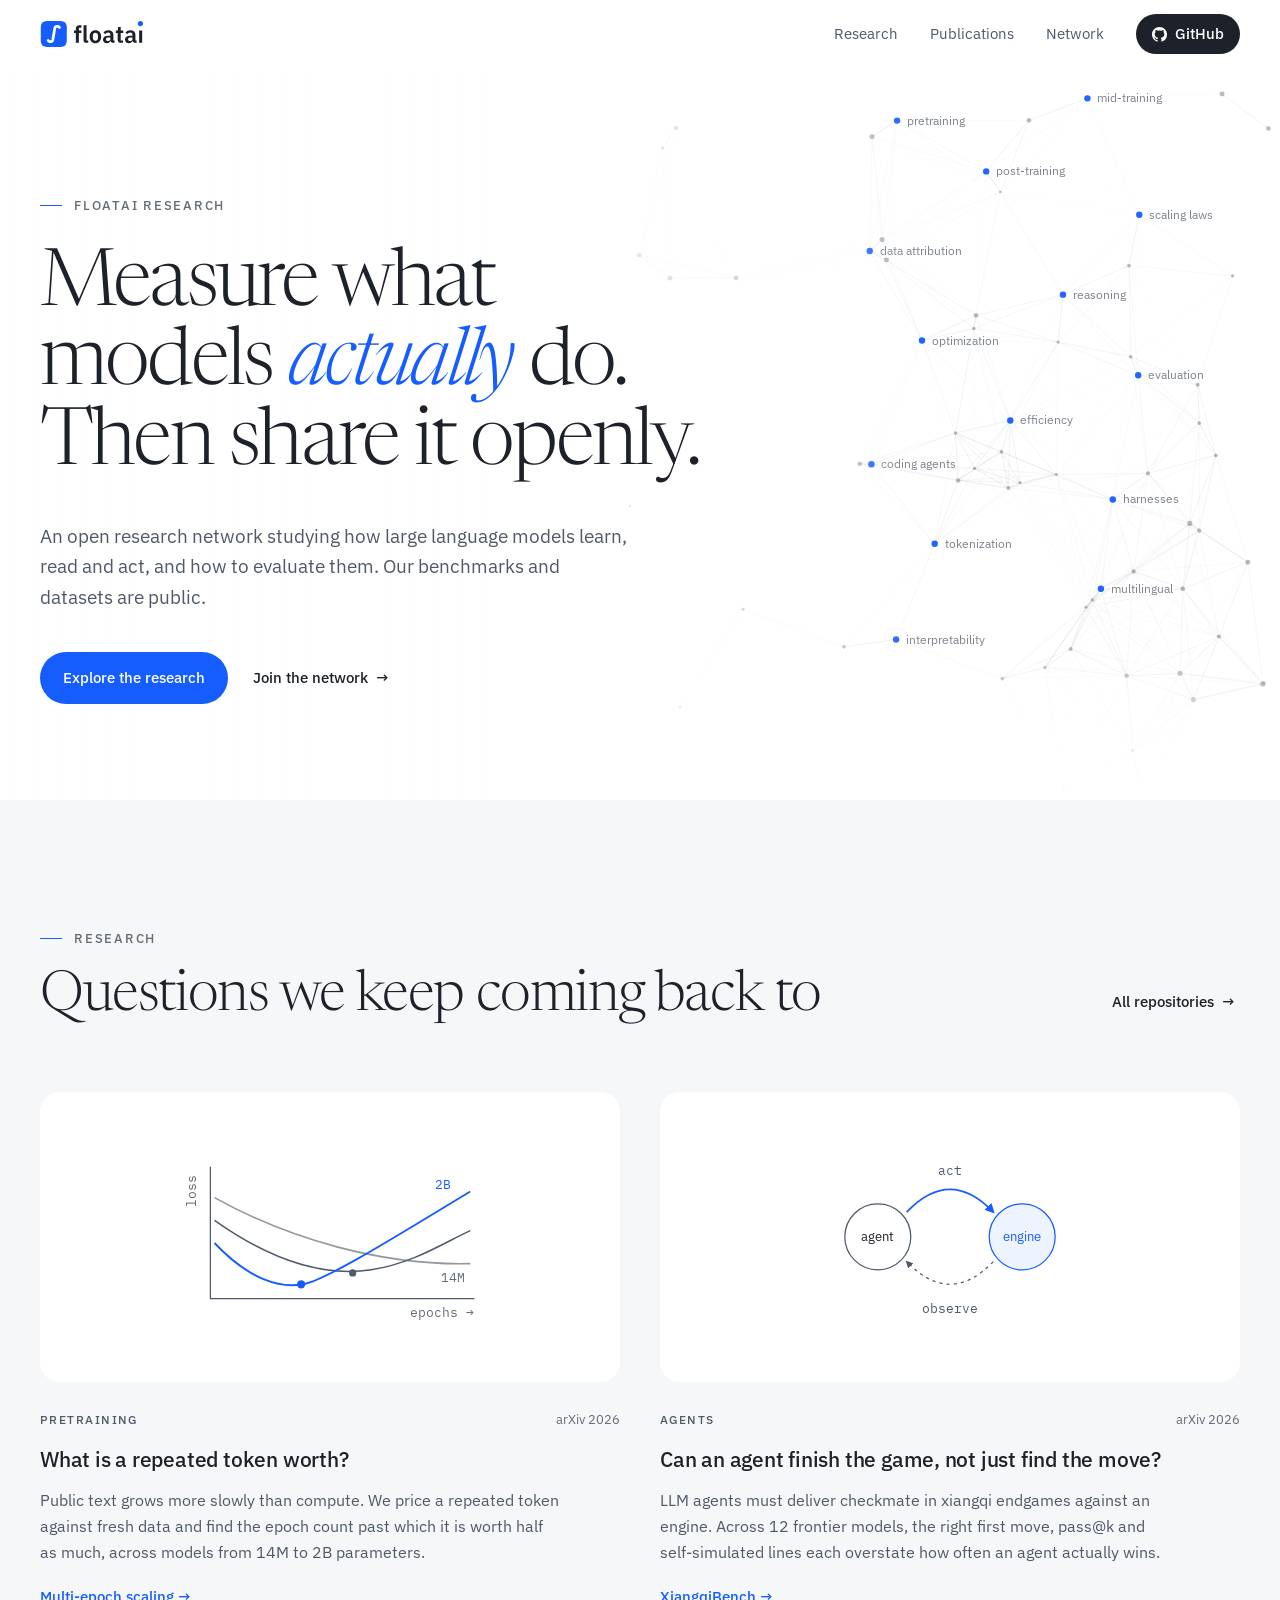
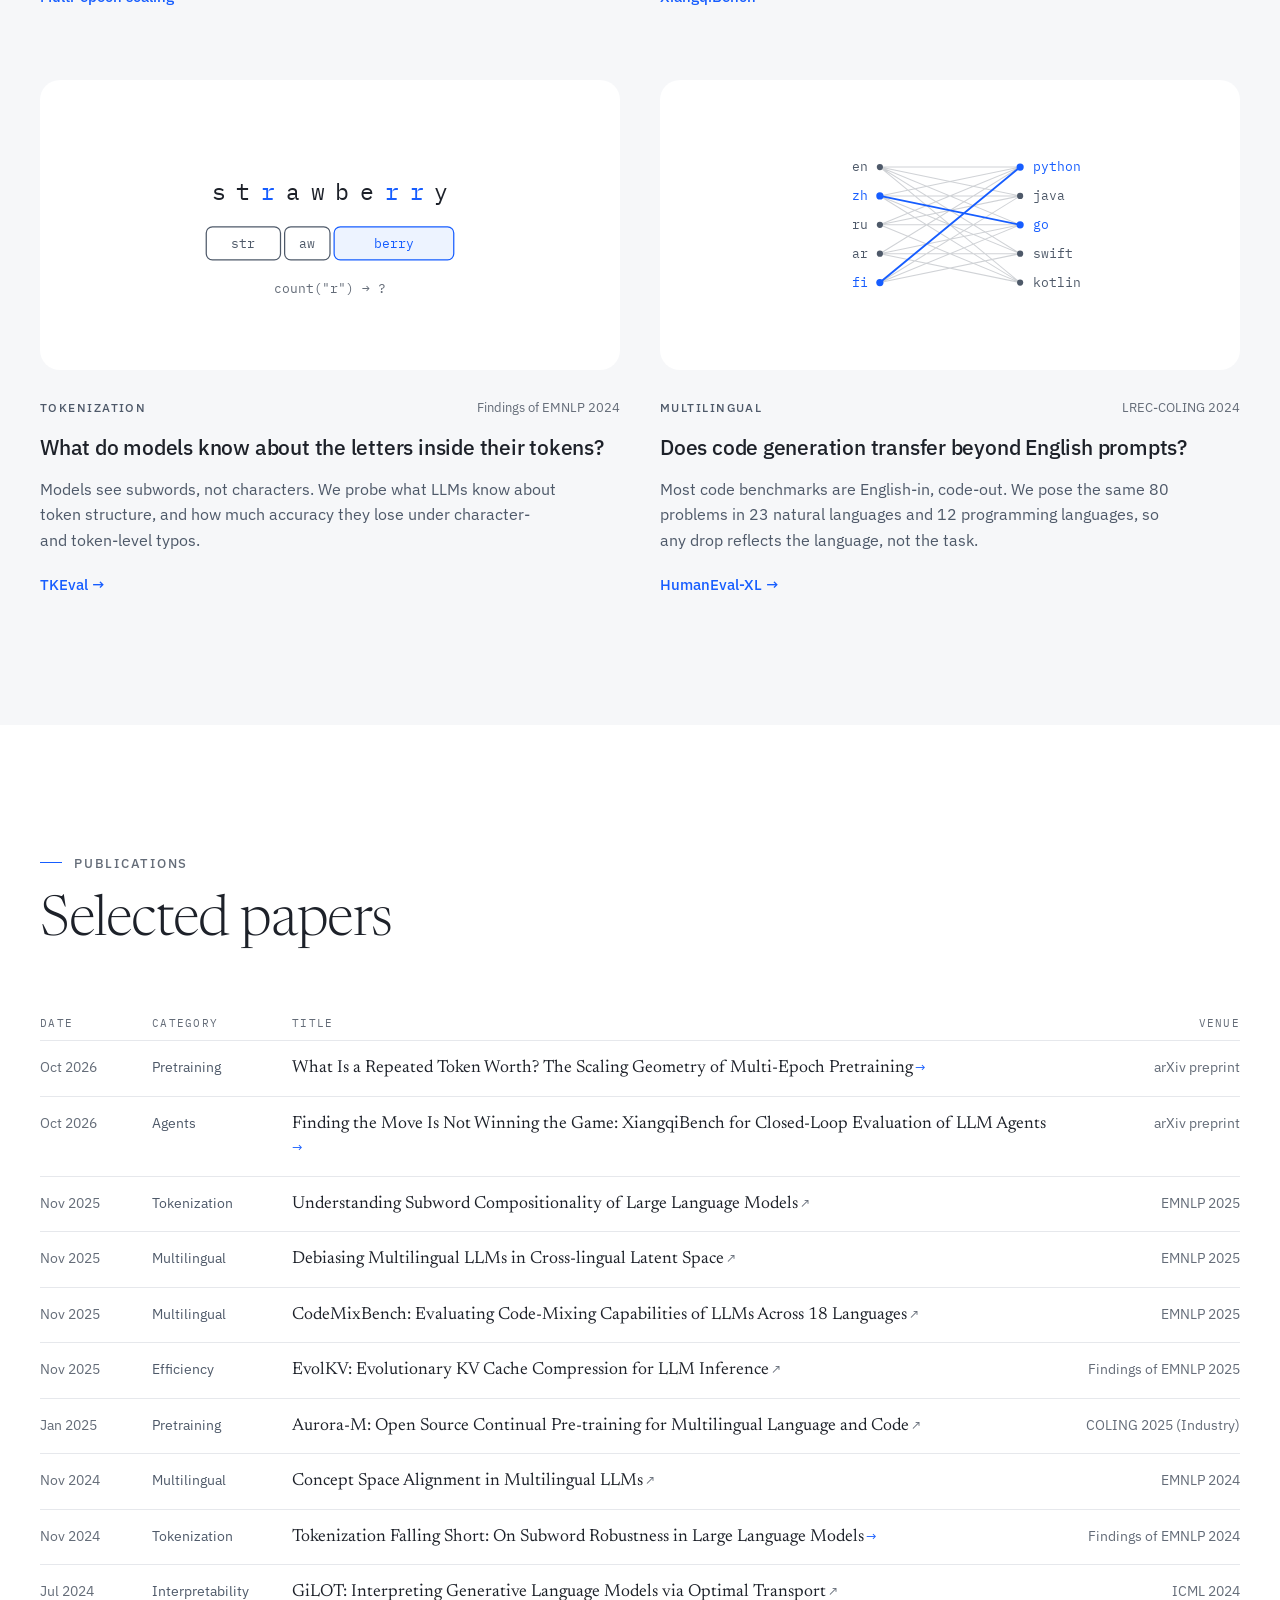
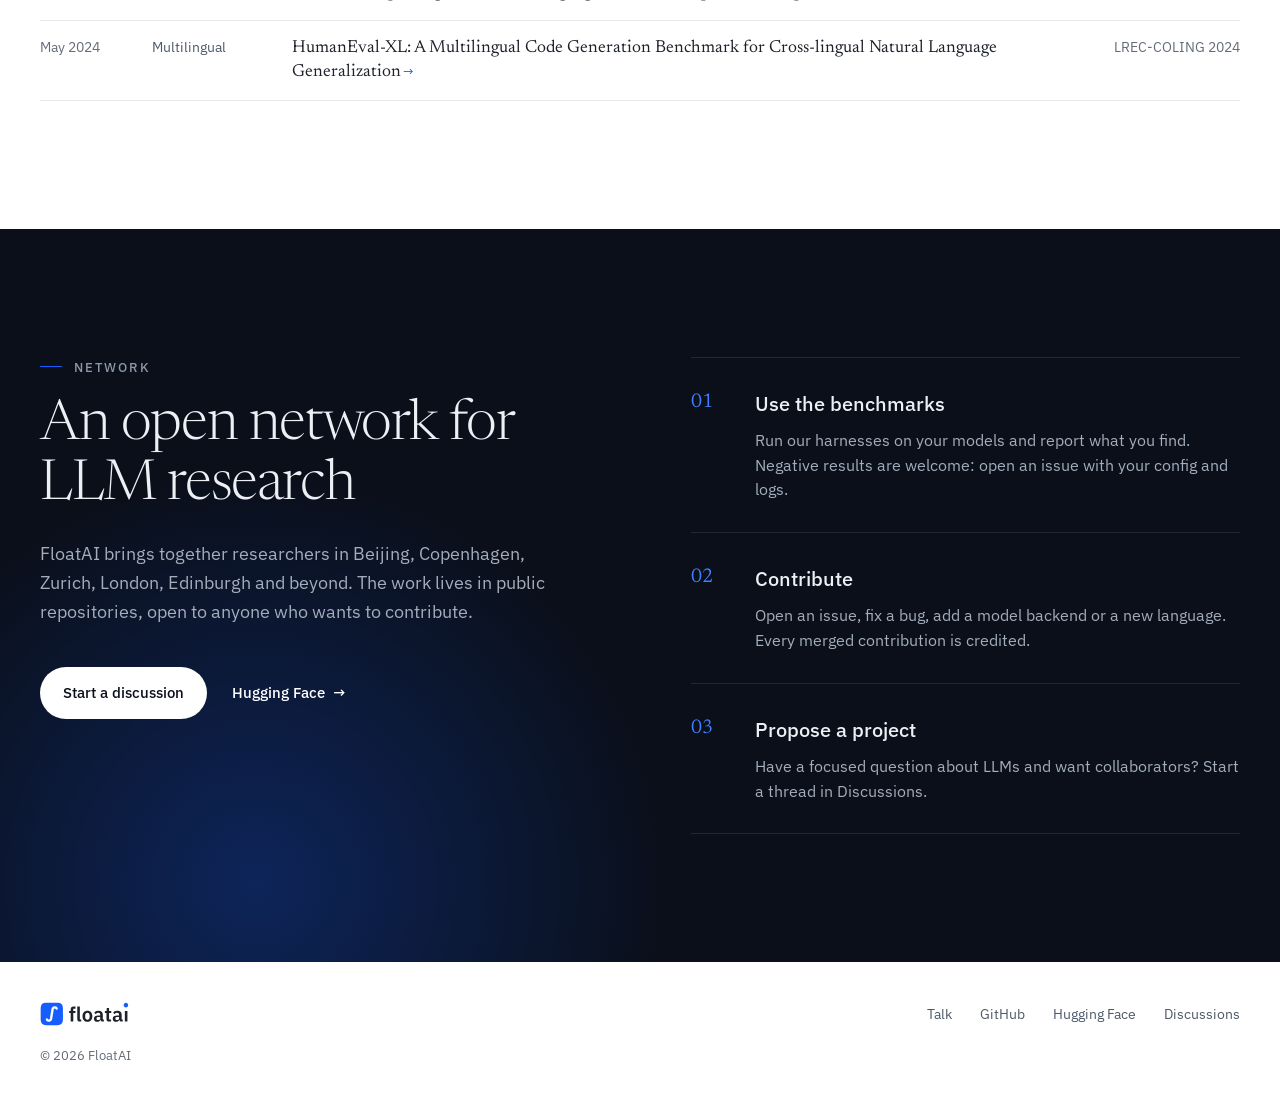
<file: research/index.html>
<!doctype html>
<html lang="en">
<head>
  <meta charset="utf-8" />
  <title>Research — FloatAI</title>
  <meta name="robots" content="noindex" />
  <link rel="canonical" href="https://floatai.github.io/#research" />
  <meta http-equiv="refresh" content="0; url=/#research" />
  <script>location.replace("/" + location.search + "#research");</script>
</head>
<body>
  <p>Research is listed on the <a href="/#research">homepage</a>.</p>
</body>
</html>
</file>
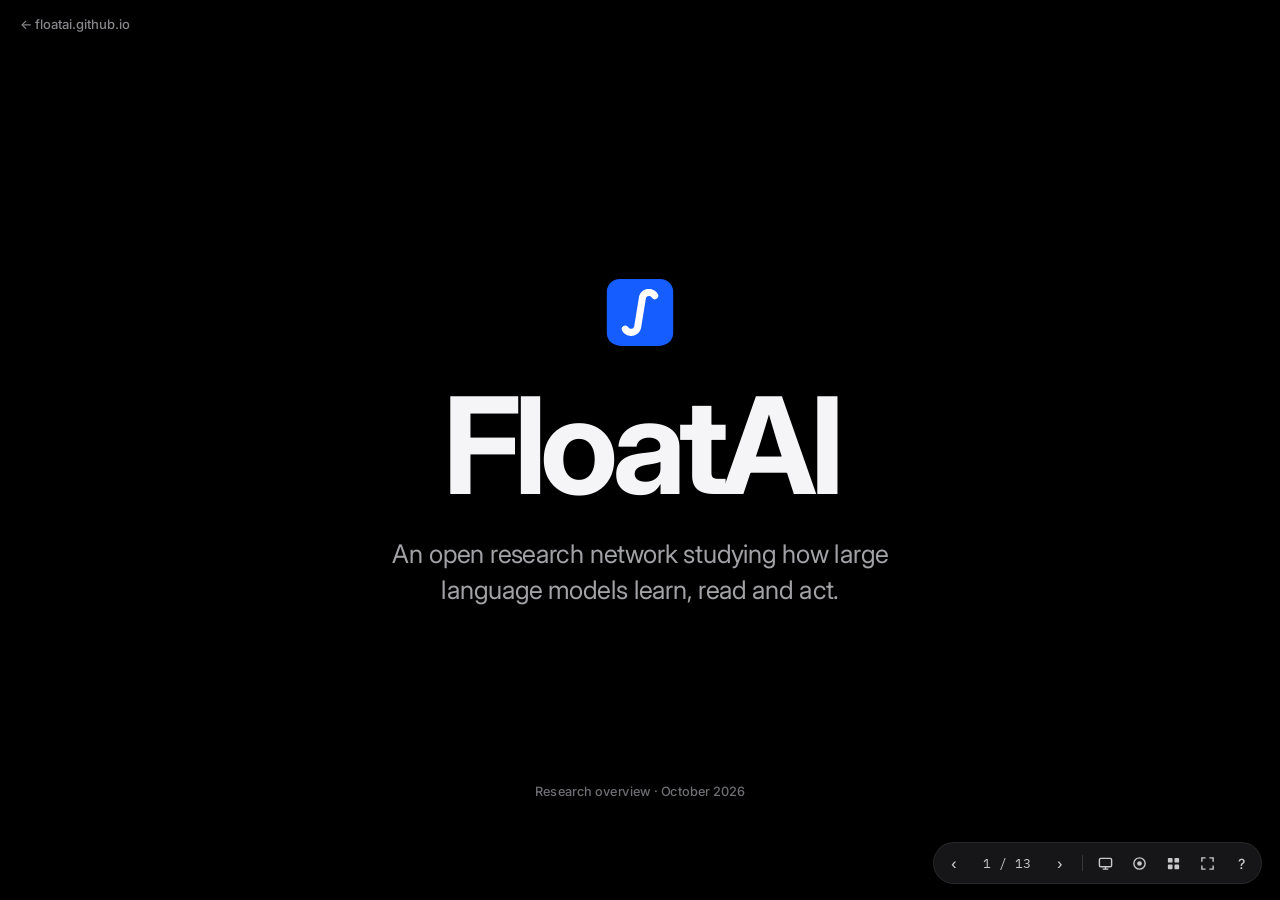
<file: slides/index.html>
<!doctype html>
<html lang="en">
<head>
  <meta charset="utf-8" />
  <meta name="viewport" content="width=device-width, initial-scale=1" />
  <title>FloatAI · Research overview</title>
  <meta name="description" content="FloatAI, an open research network studying how large language models learn, read and act, and how to evaluate them. A research overview in slides." />
  <meta name="theme-color" content="#000000" />
  <meta property="og:title" content="FloatAI · Research overview" />
  <meta property="og:description" content="An open research network studying how large language models learn, read and act, and how to evaluate them." />
  <meta property="og:type" content="website" />
  <meta property="og:site_name" content="FloatAI" />
  <meta property="og:url" content="https://floatai.github.io/slides/" />
  <meta property="og:image" content="https://floatai.github.io/assets/img/og/home.png" />
  <meta property="og:image:width" content="1200" />
  <meta property="og:image:height" content="630" />
  <meta name="twitter:card" content="summary_large_image" />
  <link rel="canonical" href="https://floatai.github.io/slides/" />
  <link rel="icon" href="/favicon.ico" sizes="any" />
  <link rel="icon" type="image/png" sizes="32x32" href="/favicon-32.png" />
  <link rel="apple-touch-icon" href="/apple-touch-icon.png" />
  <link rel="preconnect" href="https://fonts.googleapis.com" />
  <link rel="preconnect" href="https://fonts.gstatic.com" crossorigin />
  <link href="https://fonts.googleapis.com/css2?family=Inter:wght@400;500;600;700&family=IBM+Plex+Mono:wght@400;500&display=swap" rel="stylesheet" />
  <link rel="stylesheet" href="/assets/vendor/reveal/reveal.css" />
  <link rel="stylesheet" href="/slides/slides.css?v=6" />
</head>
<body>
  <a class="chrome fades back" href="/">← floatai.github.io</a>
  <div class="reveal" aria-label="FloatAI research overview">
    <div class="slides">

      <!-- 1 · Cover -->
      <section id="cover" data-title="FloatAI">
        <div class="slide slide--cover">
          <img class="cover__mark rise" src="/assets/brand/floatai-icon.svg" alt="" />
          <h1 class="cover__title rise">FloatAI</h1>
          <p class="cover__sub rise">An open research network studying how large language models learn, read and act.</p>
          <p class="cover__meta rise">Research overview · October 2026</p>
        </div>
        <aside class="notes">Welcome. Fifteen minutes: who we are, how we work, then four studies, one slide each. Press S for this view, O for the overview.</aside>
      </section>

      <!-- 2 · Mission -->
      <section id="mission" data-title="Mission">
        <div class="slide slide--center">
          <p class="kicker rise">Our mission</p>
          <h2 class="statement rise">Measure what language models <span class="glow">actually do.</span></h2>
          <p class="lede rise">Then release the data and code, so that anyone can check the answer.</p>
        </div>
        <aside class="notes">One sentence to remember. Benchmarks often measure a proxy; we try to measure the outcome itself, and we publish everything needed to reproduce it.</aside>
      </section>

      <!-- 3 · Who we are -->
      <section id="who" data-section="About">
        <div class="slide slide--mid">
          <p class="kicker rise">Who we are</p>
          <h2 class="title rise">An open research network</h2>
          <p class="lede rise">Researchers across universities and labs, working in public on how language models learn, read and act.</p>
          <div class="cols">
            <div class="col rise"><h3>Focused questions</h3><p>Each project asks one question that an experiment can answer.</p></div>
            <div class="col rise"><h3>Careful measurement</h3><p>Outcomes rather than proxies, and reliability beside averages.</p></div>
            <div class="col rise"><h3>Open release</h3><p>Data and evaluation code ship with every paper.</p></div>
          </div>
        </div>
        <aside class="notes">Not a company lab: collaboration happens in public repositories. Three habits shape every result that follows.</aside>
      </section>

      <!-- 4 · Research areas -->
      <section id="areas" data-section="About">
        <div class="slide">
          <p class="kicker rise">Research</p>
          <h2 class="title rise">What we study</h2>
          <div class="tiles tiles--6">
            <div class="tile rise"><p class="lbl">Pretraining</p><h3>How should training reuse a finite corpus?</h3><p class="meta">Repeated tokens · Aurora-M</p></div>
            <div class="tile rise"><p class="lbl">Agents</p><h3>Do agents finish what they start?</h3><p class="meta">XiangqiBench</p></div>
            <div class="tile rise"><p class="lbl">Tokenization</p><h3>What do models know below the token?</h3><p class="meta">TKEval · Subword compositionality</p></div>
            <div class="tile rise"><p class="lbl">Multilingual</p><h3>Does capability transfer across languages?</h3><p class="meta">HumanEval-XL · CodeMixBench · Debiasing</p></div>
            <div class="tile rise"><p class="lbl">Efficiency</p><h3>How much KV cache does inference need?</h3><p class="meta">EvolKV</p></div>
            <div class="tile rise"><p class="lbl">Interpretability</p><h3>Which inputs drive a generation?</h3><p class="meta">GiLOT</p></div>
          </div>
        </div>
        <aside class="notes">Each area is a question. The studies that follow come from the first four.</aside>
      </section>

      <!-- 5 · At a glance -->
      <section id="numbers" data-section="About">
        <div class="slide">
          <p class="kicker rise">At a glance</p>
          <h2 class="title rise">Since 2024</h2>
          <div class="stats stats--3">
            <div class="stat rise"><p class="v glow" data-count="11">11</p><p>papers, including EMNLP, ICML and COLING</p></div>
            <div class="stat rise"><p class="v glow" data-count="4">4</p><p>open benchmarks</p></div>
            <div class="stat rise"><p class="v glow" data-count="11,000+">11,000+</p><p>dataset downloads on Hugging Face</p></div>
          </div>
        </div>
        <aside class="notes">Numbers in brief. 9 of the papers appeared at EMNLP, ICML and COLING; the rest are recent preprints. The benchmarks are XiangqiBench, TKEval, HumanEval-XL and CodeMixBench. Downloads are all-time for TKEval and HumanEval-XL on Hugging Face, about 11,300 in October 2026.</aside>
      </section>

      <!-- 6 · Selected work -->
      <section id="work" data-section="Selected work" data-auto-animate>
        <div class="slide">
          <h2 class="title rise">Selected work</h2>
          <ol class="toc">
            <li class="rise"><b data-id="p1">What is a repeated token worth?</b><span>Pretraining · 2026</span></li>
            <li class="rise"><b>Finding the move is not winning the game</b><span>Agents · 2026</span></li>
            <li class="rise"><b>Tokenization falling short</b><span>Tokenization · EMNLP 2024</span></li>
            <li class="rise"><b>HumanEval-XL</b><span>Multilingual · LREC-COLING 2024</span></li>
          </ol>
        </div>
        <aside class="notes">Each study replaces a convenient proxy with the outcome we care about. One slide each: the claim, the figure, three takeaways.</aside>
      </section>

      <!-- 8 · Repeated tokens -->
      <section id="repeated-tokens" data-section="01 · Pretraining" data-auto-animate>
        <div class="slide">
          <p class="kicker"><span class="kicker__n">01</span> <span data-id="p1">What is a repeated token worth?</span></p>
          <h2 class="title rise">A repeated token is worth half a fresh one after four to five epochs</h2>
          <div class="trio">
              <figure class="trio__col rise"><div class="figure"><svg class="chart" viewBox="0 0 440 330" role="img" aria-label="Value of a repeated token against tokens per parameter, for 2, 4, 8 and 16 epochs"><line class="grid" x1="58" x2="396" y1="255.6" y2="255.6"/><text class="tick" x="50" y="259.1" text-anchor="end">0</text><line class="grid" x1="58" x2="396" y1="143.8" y2="143.8"/><text class="tick" x="50" y="147.3" text-anchor="end">0.5</text><line class="grid" x1="58" x2="396" y1="31.9" y2="31.9"/><text class="tick" x="50" y="35.4" text-anchor="end">1</text><text class="tick" x="69.7" y="296" text-anchor="middle">5</text><text class="tick" x="123.3" y="296" text-anchor="middle">10</text><text class="tick" x="176.9" y="296" text-anchor="middle">20</text><text class="tick" x="247.7" y="296" text-anchor="middle">50</text><text class="tick" x="301.4" y="296" text-anchor="middle">100</text><text class="tick" x="386.3" y="296" text-anchor="middle">300</text><line class="ax" x1="58" x2="396" y1="278" y2="278"/><text class="lbl" x="227" y="324" text-anchor="middle">tokens per parameter D/N</text><text class="lbl" transform="translate(13 146) rotate(-90)" text-anchor="middle">value of a repeat, η</text><line class="ref" x1="58" x2="396" y1="143.8" y2="143.8"/><text class="lbl" x="64" y="160.8">half a fresh token</text><path class="c-line" style="stroke:#cfe0ff" d="M69.7,60.4 L74.9,60.0 L80.2,59.7 L85.5,59.3 L90.8,59.0 L96.1,58.6 L101.3,58.2 L106.6,57.9 L111.9,57.5 L117.2,57.1 L122.4,56.8 L127.7,56.4 L133.0,56.0 L138.3,55.7 L143.6,55.3 L148.8,54.9 L154.1,54.6 L159.4,54.2 L164.7,53.8 L169.9,53.5 L175.2,53.1 L180.5,52.7 L185.8,52.4 L191.0,52.0 L196.3,51.6 L201.6,51.3 L206.9,50.9 L212.2,50.5 L217.4,50.2 L222.7,49.8 L228.0,49.4 L233.3,49.1 L238.5,48.7 L243.8,48.3 L249.1,48.0 L254.4,47.6 L259.7,47.2 L264.9,46.9 L270.2,46.5 L275.5,46.2 L280.8,45.8 L286.0,45.4 L291.3,45.1 L296.6,44.7 L301.9,44.3 L307.2,44.0 L312.4,43.6 L317.7,43.2 L323.0,42.9 L328.3,42.5 L333.5,42.1 L338.8,41.8 L344.1,41.4 L349.4,41.0 L354.7,40.7 L359.9,40.3 L365.2,39.9 L370.5,39.6 L375.8,39.2 L381.0,38.8 L386.3,38.5"/><circle class="pt" cx="69.7" cy="58.1" r="3.2" style="fill:#cfe0ff"/><circle class="pt" cx="123.3" cy="56.1" r="3.2" style="fill:#cfe0ff"/><circle class="pt" cx="176.9" cy="62.8" r="3.2" style="fill:#cfe0ff"/><circle class="pt" cx="247.7" cy="45.1" r="3.2" style="fill:#cfe0ff"/><circle class="pt" cx="301.4" cy="40.4" r="3.2" style="fill:#cfe0ff"/><circle class="pt" cx="355.0" cy="28.1" r="3.2" style="fill:#cfe0ff"/><circle class="pt" cx="386.3" cy="51.1" r="3.2" style="fill:#cfe0ff"/><path class="c-line" style="stroke:#8db8ff" d="M69.7,131.7 L74.9,130.5 L80.2,129.2 L85.5,127.9 L90.8,126.6 L96.1,125.4 L101.3,124.1 L106.6,122.8 L111.9,121.6 L117.2,120.3 L122.4,119.0 L127.7,117.7 L133.0,116.5 L138.3,115.2 L143.6,113.9 L148.8,112.6 L154.1,111.4 L159.4,110.1 L164.7,108.8 L169.9,107.5 L175.2,106.3 L180.5,105.0 L185.8,103.7 L191.0,102.4 L196.3,101.2 L201.6,99.9 L206.9,98.6 L212.2,97.4 L217.4,96.1 L222.7,94.8 L228.0,93.5 L233.3,92.3 L238.5,91.0 L243.8,89.7 L249.1,88.4 L254.4,87.2 L259.7,85.9 L264.9,84.6 L270.2,83.3 L275.5,82.1 L280.8,80.8 L286.0,79.5 L291.3,78.2 L296.6,77.0 L301.9,75.7 L307.2,74.4 L312.4,73.1 L317.7,71.9 L323.0,70.6 L328.3,69.3 L333.5,68.1 L338.8,66.8 L344.1,65.5 L349.4,64.2 L354.7,63.0 L359.9,61.7 L365.2,60.4 L370.5,59.1 L375.8,57.9 L381.0,56.6 L386.3,55.3"/><circle class="pt" cx="69.7" cy="130.8" r="3.2" style="fill:#8db8ff"/><circle class="pt" cx="123.3" cy="119.2" r="3.2" style="fill:#8db8ff"/><circle class="pt" cx="176.9" cy="108.2" r="3.2" style="fill:#8db8ff"/><circle class="pt" cx="247.7" cy="87.8" r="3.2" style="fill:#8db8ff"/><circle class="pt" cx="301.4" cy="76.9" r="3.2" style="fill:#8db8ff"/><circle class="pt" cx="355.0" cy="55.4" r="3.2" style="fill:#8db8ff"/><circle class="pt" cx="386.3" cy="61.0" r="3.2" style="fill:#8db8ff"/><path class="c-line" style="stroke:#4d8dff" d="M69.7,264.2 L74.9,261.6 L80.2,259.0 L85.5,256.4 L90.8,253.9 L96.1,251.3 L101.3,248.7 L106.6,246.1 L111.9,243.6 L117.2,241.0 L122.4,238.4 L127.7,235.8 L133.0,233.3 L138.3,230.7 L143.6,228.1 L148.8,225.5 L154.1,223.0 L159.4,220.4 L164.7,217.8 L169.9,215.2 L175.2,212.6 L180.5,210.1 L185.8,207.5 L191.0,204.9 L196.3,202.3 L201.6,199.8 L206.9,197.2 L212.2,194.6 L217.4,192.0 L222.7,189.5 L228.0,186.9 L233.3,184.3 L238.5,181.7 L243.8,179.2 L249.1,176.6 L254.4,174.0 L259.7,171.4 L264.9,168.9 L270.2,166.3 L275.5,163.7 L280.8,161.1 L286.0,158.5 L291.3,156.0 L296.6,153.4 L301.9,150.8 L307.2,148.2 L312.4,145.7 L317.7,143.1 L323.0,140.5 L328.3,137.9 L333.5,135.4 L338.8,132.8 L344.1,130.2 L349.4,127.6 L354.7,125.1 L359.9,122.5 L365.2,119.9 L370.5,117.3 L375.8,114.8 L381.0,112.2 L386.3,109.6"/><circle class="pt" cx="69.7" cy="257.9" r="3.2" style="fill:#4d8dff"/><circle class="pt" cx="123.3" cy="242.2" r="3.2" style="fill:#4d8dff"/><circle class="pt" cx="176.9" cy="216.5" r="3.2" style="fill:#4d8dff"/><circle class="pt" cx="247.7" cy="178.0" r="3.2" style="fill:#4d8dff"/><circle class="pt" cx="301.4" cy="150.0" r="3.2" style="fill:#4d8dff"/><circle class="pt" cx="355.0" cy="121.8" r="3.2" style="fill:#4d8dff"/><circle class="pt" cx="386.3" cy="110.4" r="3.2" style="fill:#4d8dff"/><path class="c-line" style="stroke:#2c5fd9" d="M176.9,274.8 L180.4,273.4 L183.9,271.9 L187.4,270.5 L190.8,269.1 L194.3,267.6 L197.8,266.2 L201.3,264.8 L204.8,263.3 L208.3,261.9 L211.8,260.5 L215.3,259.0 L218.8,257.6 L222.3,256.2 L225.7,254.7 L229.2,253.3 L232.7,251.9 L236.2,250.4 L239.7,249.0 L243.2,247.6 L246.7,246.1 L250.2,244.7 L253.7,243.3 L257.2,241.8 L260.7,240.4 L264.1,239.0 L267.6,237.5 L271.1,236.1 L274.6,234.7 L278.1,233.2 L281.6,231.8 L285.1,230.4 L288.6,228.9 L292.1,227.5 L295.6,226.1 L299.1,224.6 L302.5,223.2 L306.0,221.8 L309.5,220.3 L313.0,218.9 L316.5,217.5 L320.0,216.0 L323.5,214.6 L327.0,213.2 L330.5,211.7 L334.0,210.3 L337.5,208.9 L340.9,207.4 L344.4,206.0 L347.9,204.6 L351.4,203.1 L354.9,201.7 L358.4,200.3 L361.9,198.8 L365.4,197.4 L368.9,196.0 L372.4,194.5 L375.8,193.1 L379.3,191.7 L382.8,190.2 L386.3,188.8"/><circle class="pt" cx="176.9" cy="265.7" r="3.2" style="fill:#2c5fd9"/><circle class="pt" cx="247.7" cy="254.7" r="3.2" style="fill:#2c5fd9"/><circle class="pt" cx="301.4" cy="231.7" r="3.2" style="fill:#2c5fd9"/><circle class="pt" cx="355.0" cy="201.0" r="3.2" style="fill:#2c5fd9"/><circle class="pt" cx="386.3" cy="181.6" r="3.2" style="fill:#2c5fd9"/><text class="lbl" x="393.3" y="43.5" style="fill:#cfe0ff">2×</text><text class="lbl" x="393.3" y="60.3" style="fill:#8db8ff">4×</text><text class="lbl" x="393.3" y="114.6" style="fill:#4d8dff">8×</text><text class="lbl" x="393.3" y="193.8" style="fill:#2c5fd9">16×</text></svg></div>
                <figcaption class="fragment fade-up"><b>A second epoch is nearly free.</b><span>η = 0.87–1.02 at every budget, then falls with each further epoch.</span></figcaption></figure>
              <figure class="trio__col rise"><div class="figure"><svg class="chart" viewBox="0 0 440 330" role="img" aria-label="Critical epoch count against tokens per parameter for five model sizes, with the fitted law"><line class="grid" x1="58" x2="396" y1="228.7" y2="228.7"/><text class="tick" x="50" y="232.2" text-anchor="end">4</text><line class="grid" x1="58" x2="396" y1="159.2" y2="159.2"/><text class="tick" x="50" y="162.7" text-anchor="end">6</text><line class="grid" x1="58" x2="396" y1="109.9" y2="109.9"/><text class="tick" x="50" y="113.4" text-anchor="end">8</text><line class="grid" x1="58" x2="396" y1="40.4" y2="40.4"/><text class="tick" x="50" y="43.9" text-anchor="end">12</text><text class="tick" x="69.7" y="296" text-anchor="middle">5</text><text class="tick" x="123.3" y="296" text-anchor="middle">10</text><text class="tick" x="176.9" y="296" text-anchor="middle">20</text><text class="tick" x="247.7" y="296" text-anchor="middle">50</text><text class="tick" x="301.4" y="296" text-anchor="middle">100</text><text class="tick" x="386.3" y="296" text-anchor="middle">300</text><line class="ax" x1="58" x2="396" y1="278" y2="278"/><text class="lbl" x="227" y="324" text-anchor="middle">tokens per parameter D/N</text><text class="lbl" transform="translate(13 146) rotate(-90)" text-anchor="middle">epochs to half value R<tspan dy="3" font-size="0.75em">c</tspan></text><path class="zone-lo" d="M58.0,236.1 L63.6,233.1 L69.3,230.1 L74.9,227.1 L80.5,224.1 L86.2,221.1 L91.8,218.1 L97.4,215.1 L103.1,212.1 L108.7,209.1 L114.3,206.1 L120.0,203.1 L125.6,200.1 L131.2,197.1 L136.9,194.1 L142.5,191.1 L148.1,188.1 L153.8,185.1 L159.4,182.1 L165.0,179.1 L170.7,176.1 L176.3,173.1 L181.9,170.2 L187.6,167.2 L193.2,164.2 L198.8,161.2 L204.5,158.2 L210.1,155.2 L215.7,152.2 L221.4,149.2 L227.0,146.2 L232.6,143.2 L238.3,140.2 L243.9,137.2 L249.5,134.2 L255.2,131.2 L260.8,128.2 L266.4,125.2 L272.1,122.2 L277.7,119.2 L283.3,116.2 L289.0,113.2 L294.6,110.2 L300.2,107.2 L305.9,104.2 L311.5,101.2 L317.1,98.2 L322.8,95.3 L328.4,92.3 L334.0,89.3 L339.7,86.3 L345.3,83.3 L350.9,80.3 L356.6,77.3 L362.2,74.3 L367.8,71.3 L373.5,68.3 L379.1,65.3 L384.7,62.3 L390.4,59.3 L396.0,56.3 L396,278 L58,278 Z"/><text class="lbl" x="332.7" y="220.3" text-anchor="middle">worth more than half</text><text class="lbl" x="130.6" y="80.5" text-anchor="middle">worth less than half</text><circle class="pt pt--mute" cx="69.7" cy="221.2" r="3"/><circle class="pt pt--mute" cx="123.3" cy="207.8" r="3"/><circle class="pt pt--mute" cx="176.9" cy="195.3" r="3"/><circle class="pt pt--mute" cx="247.7" cy="172.0" r="3"/><circle class="pt pt--mute" cx="301.4" cy="134.5" r="3"/><circle class="pt pt--mute" cx="355.0" cy="78.5" r="3"/><circle class="pt pt--mute" cx="386.3" cy="44.8" r="3"/><circle class="pt pt--mute" cx="69.7" cy="228.3" r="3"/><circle class="pt pt--mute" cx="123.3" cy="216.7" r="3"/><circle class="pt pt--mute" cx="176.9" cy="203.3" r="3"/><circle class="pt pt--mute" cx="247.7" cy="163.0" r="3"/><circle class="pt pt--mute" cx="301.4" cy="136.0" r="3"/><circle class="pt pt--mute" cx="355.0" cy="76.2" r="3"/><circle class="pt pt--mute" cx="386.3" cy="57.4" r="3"/><circle class="pt pt--mute" cx="69.7" cy="217.1" r="3"/><circle class="pt pt--mute" cx="123.3" cy="204.0" r="3"/><circle class="pt pt--mute" cx="176.9" cy="186.4" r="3"/><circle class="pt pt--mute" cx="247.7" cy="148.4" r="3"/><circle class="pt pt--mute" cx="301.4" cy="112.1" r="3"/><circle class="pt pt--mute" cx="355.0" cy="84.3" r="3"/><circle class="pt pt--mute" cx="386.3" cy="73.7" r="3"/><circle class="pt pt--mute" cx="69.7" cy="211.6" r="3"/><circle class="pt pt--mute" cx="123.3" cy="200.3" r="3"/><circle class="pt pt--mute" cx="176.9" cy="184.7" r="3"/><circle class="pt pt--mute" cx="247.7" cy="147.9" r="3"/><circle class="pt pt--mute" cx="301.4" cy="112.5" r="3"/><circle class="pt pt--mute" cx="355.0" cy="76.0" r="3"/><circle class="pt pt--mute" cx="386.3" cy="54.2" r="3"/><circle class="pt pt--mute" cx="69.7" cy="208.5" r="3"/><circle class="pt pt--mute" cx="123.3" cy="198.5" r="3"/><circle class="pt pt--mute" cx="176.9" cy="181.4" r="3"/><circle class="pt pt--mute" cx="247.7" cy="145.8" r="3"/><circle class="pt pt--mute" cx="301.4" cy="105.0" r="3"/><circle class="pt pt--mute" cx="355.0" cy="71.8" r="3"/><circle class="pt pt--mute" cx="386.3" cy="46.1" r="3"/><path class="c-line c-line--hi" d="M58.0,236.1 L63.6,233.1 L69.3,230.1 L74.9,227.1 L80.5,224.1 L86.2,221.1 L91.8,218.1 L97.4,215.1 L103.1,212.1 L108.7,209.1 L114.3,206.1 L120.0,203.1 L125.6,200.1 L131.2,197.1 L136.9,194.1 L142.5,191.1 L148.1,188.1 L153.8,185.1 L159.4,182.1 L165.0,179.1 L170.7,176.1 L176.3,173.1 L181.9,170.2 L187.6,167.2 L193.2,164.2 L198.8,161.2 L204.5,158.2 L210.1,155.2 L215.7,152.2 L221.4,149.2 L227.0,146.2 L232.6,143.2 L238.3,140.2 L243.9,137.2 L249.5,134.2 L255.2,131.2 L260.8,128.2 L266.4,125.2 L272.1,122.2 L277.7,119.2 L283.3,116.2 L289.0,113.2 L294.6,110.2 L300.2,107.2 L305.9,104.2 L311.5,101.2 L317.1,98.2 L322.8,95.3 L328.4,92.3 L334.0,89.3 L339.7,86.3 L345.3,83.3 L350.9,80.3 L356.6,77.3 L362.2,74.3 L367.8,71.3 L373.5,68.3 L379.1,65.3 L384.7,62.3 L390.4,59.3 L396.0,56.3"/><text class="lbl hi" x="72.7" y="249.2">R<tspan dy="3" font-size="0.75em">c</tspan><tspan dy="-3"> ≈ 2.7 (D/N)</tspan><tspan dy="-6" font-size="0.75em">0.24</tspan></text></svg></div>
                <figcaption class="fragment fade-up"><b>Half value at four to five epochs.</b><span>Rising slowly with budget, and nearly the same for every model size.</span></figcaption></figure>
              <figure class="trio__col rise"><div class="figure"><svg class="chart" viewBox="0 0 440 330" role="img" aria-label="Loss-minimizing epoch count against model size when unique data grow with the model"><line class="grid" x1="58" x2="396" y1="278.0" y2="278.0"/><text class="tick" x="50" y="281.5" text-anchor="end">2</text><line class="grid" x1="58" x2="396" y1="187.2" y2="187.2"/><text class="tick" x="50" y="190.7" text-anchor="end">3</text><line class="grid" x1="58" x2="396" y1="122.7" y2="122.7"/><text class="tick" x="50" y="126.2" text-anchor="end">4</text><line class="grid" x1="58" x2="396" y1="31.9" y2="31.9"/><text class="tick" x="50" y="35.4" text-anchor="end">6</text><text class="tick" x="76.5" y="296" text-anchor="middle">23M</text><text class="tick" x="168.4" y="296" text-anchor="middle">78M</text><text class="tick" x="283.9" y="296" text-anchor="middle">361M</text><text class="tick" x="374.3" y="296" text-anchor="middle">1.2B</text><line class="ax" x1="58" x2="396" y1="278" y2="278"/><text class="lbl" x="227" y="324" text-anchor="middle">model size (non-embedding)</text><text class="lbl" transform="translate(13 146) rotate(-90)" text-anchor="middle">best epoch count R*</text><path class="c-line c-line--hi" d="M58.0,137.9 L63.6,137.2 L69.3,136.6 L74.9,135.9 L80.5,135.2 L86.2,134.6 L91.8,133.9 L97.4,133.2 L103.1,132.6 L108.7,131.9 L114.3,131.2 L120.0,130.6 L125.6,129.9 L131.2,129.3 L136.9,128.6 L142.5,127.9 L148.1,127.3 L153.8,126.6 L159.4,125.9 L165.0,125.3 L170.7,124.6 L176.3,123.9 L181.9,123.3 L187.6,122.6 L193.2,121.9 L198.8,121.3 L204.5,120.6 L210.1,119.9 L215.7,119.3 L221.4,118.6 L227.0,117.9 L232.6,117.3 L238.3,116.6 L243.9,115.9 L249.5,115.3 L255.2,114.6 L260.8,113.9 L266.4,113.3 L272.1,112.6 L277.7,111.9 L283.3,111.3 L289.0,110.6 L294.6,109.9 L300.2,109.3 L305.9,108.6 L311.5,108.0 L317.1,107.3 L322.8,106.6 L328.4,106.0 L334.0,105.3 L339.7,104.6 L345.3,104.0 L350.9,103.3 L356.6,102.6 L362.2,102.0 L367.8,101.3 L373.5,100.6 L379.1,100.0 L384.7,99.3 L390.4,98.6 L396.0,98.0"/><circle class="pt" cx="76.7" cy="139.0" r="3.2"/><circle class="pt" cx="127.2" cy="134.8" r="3.2"/><circle class="pt" cx="168.3" cy="121.1" r="3.2"/><circle class="pt" cx="233.3" cy="110.8" r="3.2"/><circle class="pt" cx="283.8" cy="106.5" r="3.2"/><circle class="pt" cx="343.0" cy="100.4" r="3.2"/><circle class="pt" cx="375.4" cy="110.8" r="3.2"/><text class="lbl hi" x="76.5" y="68.3">CommonCrawl · γ = +0.04</text><path class="c-line " stroke-dasharray="5 4" d="M58.0,187.7 L63.6,188.4 L69.3,189.1 L74.9,189.8 L80.5,190.5 L86.2,191.2 L91.8,191.9 L97.4,192.5 L103.1,193.2 L108.7,193.9 L114.3,194.6 L120.0,195.3 L125.6,196.0 L131.2,196.7 L136.9,197.4 L142.5,198.0 L148.1,198.7 L153.8,199.4 L159.4,200.1 L165.0,200.8 L170.7,201.5 L176.3,202.2 L181.9,202.9 L187.6,203.6 L193.2,204.2 L198.8,204.9 L204.5,205.6 L210.1,206.3 L215.7,207.0 L221.4,207.7 L227.0,208.4 L232.6,209.1 L238.3,209.8 L243.9,210.4 L249.5,211.1 L255.2,211.8 L260.8,212.5 L266.4,213.2 L272.1,213.9 L277.7,214.6 L283.3,215.3 L289.0,216.0 L294.6,216.6 L300.2,217.3 L305.9,218.0 L311.5,218.7 L317.1,219.4 L322.8,220.1 L328.4,220.8 L334.0,221.5 L339.7,222.2 L345.3,222.8 L350.9,223.5 L356.6,224.2 L362.2,224.9 L367.8,225.6 L373.5,226.3 L379.1,227.0 L384.7,227.7 L390.4,228.4 L396.0,229.0"/><circle class="pt pt--mute" cx="76.7" cy="182.7" r="3.2"/><circle class="pt pt--mute" cx="127.2" cy="199.5" r="3.2"/><circle class="pt pt--mute" cx="168.3" cy="206.7" r="3.2"/><circle class="pt pt--mute" cx="233.3" cy="212.4" r="3.2"/><circle class="pt pt--mute" cx="283.8" cy="214.1" r="3.2"/><circle class="pt pt--mute" cx="343.0" cy="218.4" r="3.2"/><circle class="pt pt--mute" cx="375.4" cy="227.1" r="3.2"/><text class="lbl" x="76.5" y="246.7">GitHub · γ = -0.04</text></svg></div>
                <figcaption class="fragment fade-up"><b>Scale epochs with data, not size.</b><span>With unique data at 2.5N, the best epoch count stays near four from 23M to 1.2B.</span></figcaption></figure>
            </div>
            <p class="src">Points: measured. Lines: log-linear fits (left), R<sub>c</sub> ≈ 2.7 (D/N)<sup>0.24</sup> (centre), power laws (right). Chai and Xiong, arXiv 2610.05591, Figs. 3, 4 and 7.</p>
        </div>
        <aside class="notes">Proxy replaced: counting tokens seen. 175 grid runs. Left: value of a repeat per epoch count. Centre: where repeats fall to half value, about four to five epochs. Right: with data scaled to the model, the best epoch count stays flat. Reveal the takeaways one by one.</aside>
      </section>

      <!-- 9 · XiangqiBench -->
      <section id="xiangqibench" data-section="02 · Agents">
        <div class="slide">
          <p class="kicker rise"><span class="kicker__n">02</span> <span>Finding the move is not winning the game</span></p>
          <h2 class="title rise">Agents that find the right move rarely finish the game</h2>
          <div class="paper">
            <figure class="figure rise">
              <div class="legend"><span><i style="background:var(--accent-2)"></i>pass@3 · won at least once</span><span><i style="background:var(--accent)"></i>pass^3 · won every trial</span></div>
              <div class="bars">
            <div class="bar rise"><span>Gemini 3.1 Pro</span><span class="bar__track"><i class="bar__fill bar__fill--at" style="width:96.8%"></i><i class="bar__fill bar__fill--all" style="width:14.8%"></i></span><span class="bar__nums"><b>38.7</b> / 5.9</span></div>
            <div class="bar rise"><span>GPT-5.5</span><span class="bar__track"><i class="bar__fill bar__fill--at" style="width:44.0%"></i><i class="bar__fill bar__fill--all" style="width:6.2%"></i></span><span class="bar__nums"><b>17.6</b> / 2.5</span></div>
            <div class="bar rise"><span>Qwen 3.7 Max</span><span class="bar__track"><i class="bar__fill bar__fill--at" style="width:33.5%"></i><i class="bar__fill bar__fill--all" style="width:2.0%"></i></span><span class="bar__nums"><b>13.4</b> / 0.8</span></div>
            <div class="bar rise"><span>Claude Opus 4.7</span><span class="bar__track"><i class="bar__fill bar__fill--at" style="width:27.3%"></i><i class="bar__fill bar__fill--all" style="width:2.0%"></i></span><span class="bar__nums"><b>10.9</b> / 0.8</span></div>
            <div class="bar rise"><span>DeepSeek V4 Pro</span><span class="bar__track"><i class="bar__fill bar__fill--at" style="width:12.5%"></i><i class="bar__fill bar__fill--all" style="width:4.2%"></i></span><span class="bar__nums"><b>5.0</b> / 1.7</span></div>
            <div class="bar rise"><span>Seed 2.0 Pro</span><span class="bar__track"><i class="bar__fill bar__fill--at" style="width:6.2%"></i><i class="bar__fill bar__fill--all" style="width:0.0%"></i></span><span class="bar__nums"><b>2.5</b> / 0.0</span></div>
            <div class="bar rise"><span>Kimi K2.5</span><span class="bar__track"><i class="bar__fill bar__fill--at" style="width:4.2%"></i><i class="bar__fill bar__fill--all" style="width:0.0%"></i></span><span class="bar__nums"><b>1.7</b> / 0.0</span></div>
            <div class="bar rise"><span>DeepSeek R1</span><span class="bar__track"><i class="bar__fill bar__fill--at" style="width:4.2%"></i><i class="bar__fill bar__fill--all" style="width:0.0%"></i></span><span class="bar__nums"><b>1.7</b> / 0.0</span></div>
              </div>
              <figcaption>Checkmate rate (%) on 119 xiangqi endgames against an engine, three trials each. Chai, Peng and Xiong, arXiv 2610.02425.</figcaption>
            </figure>
            <ol class="takeaways">
              <li class="fragment fade-up"><b>The right move is not a win.</b><span>26.1% open correctly; 13.9% of those mate.</span></li>
              <li class="fragment fade-up"><b>Coverage is not reliability.</b><span>Best model: 38.7% at least once, 5.9% every time.</span></li>
              <li class="fragment fade-up"><b>Self-simulation misleads.</b><span>49.3% of defender replies leave the agent’s plan.</span></li>
            </ol>
          </div>
        </div>
        <aside class="notes">Proxy replaced: first-move accuracy. Dark bars are pass@3, bright bars pass^3. The gap between them is the story.</aside>
      </section>

      <!-- 10 · TKEval -->
      <section id="tkeval" data-section="03 · Tokenization">
        <div class="slide">
          <p class="kicker rise"><span class="kicker__n">03</span> <span>Tokenization falling short</span></p>
          <h2 class="title rise">Models know little about the characters inside their tokens</h2>
          <div class="paper">
            <figure class="figure rise">
              <svg class="chart" viewBox="0 0 640 260" role="img" aria-labelledby="s-tk-t">
        <title id="s-tk-t">Two angle diagrams. The embedding of “assignment” and the sum of the embeddings of “assign” and “ment” are 78.16 degrees apart, cosine 0.21. “import” and “im” plus “port” are 82.47 degrees apart, cosine 0.13.</title>
        <defs><marker id="s-tk-ar" viewBox="0 0 10 10" refX="8" refY="5" markerWidth="7" markerHeight="7" orient="auto-start-reverse"><path d="M0 0L10 5L0 10z" class="f-accent"/></marker>
        <marker id="s-tk-ar2" viewBox="0 0 10 10" refX="8" refY="5" markerWidth="7" markerHeight="7" orient="auto-start-reverse"><path d="M0 0L10 5L0 10z" class="f-ink"/></marker></defs>
        <path class="c-zone" d="M60 200L105.7 195.2A46 46 0 0 0 64.7 154.2Z"/>
        <path class="s-accent" stroke-width="1.2" fill="none" d="M105.7 195.2A46 46 0 0 0 64.7 154.2"/>
        <path class="s-accent" stroke-width="2" d="M60 200L249.0 180.1" marker-end="url(#s-tk-ar)"/>
        <path class="s-ink" stroke-width="2" d="M60 200L76.6 37.4" marker-end="url(#s-tk-ar2)"/>
        <circle cx="60" cy="200" r="3" class="f-ink"/>
        <text class="t-mono t-accent" x="245.0" y="202.1" text-anchor="end">“assignment”</text>
        <text class="t-mono" x="86.6" y="41.4">“assign” + “ment”</text>
        <text class="lbl" x="102.4" y="161.5">78.16°</text>
        <text class="tick" x="60" y="230">cosine 0.21</text>
        <path class="c-zone" d="M380 200L425.7 195.2A46 46 0 0 0 381.2 154.0Z"/>
        <path class="s-accent" stroke-width="1.2" fill="none" d="M425.7 195.2A46 46 0 0 0 381.2 154.0"/>
        <path class="s-accent" stroke-width="2" d="M380 200L569.0 180.1" marker-end="url(#s-tk-ar)"/>
        <path class="s-ink" stroke-width="2" d="M380 200L384.4 36.7" marker-end="url(#s-tk-ar2)"/>
        <circle cx="380" cy="200" r="3" class="f-ink"/>
        <text class="t-mono t-accent" x="565.0" y="202.1" text-anchor="end">“import”</text>
        <text class="t-mono" x="394.4" y="40.7">“im” + “port”</text>
        <text class="lbl" x="420.7" y="160.0">82.47°</text>
        <text class="tick" x="380" y="230">cosine 0.13</text>
        </svg>
              <figcaption>A word’s embedding is nearly orthogonal to the sum of its subword embeddings. Chai, Fang, Peng and Li, Findings of EMNLP 2024.</figcaption>
            </figure>
            <ol class="takeaways">
              <li class="fragment fade-up"><b>Scale helps, but does not close the gap.</b><span>Counting from the end peaks at 52%; subsequences near 4%.</span></li>
              <li class="fragment fade-up"><b>Typos bias every model.</b><span>Character noise hurts more than token-level changes.</span></li>
              <li class="fragment fade-up"><b>Moderate BPE-dropout helps.</b><span>p = 0.2 often beats the baseline.</span></li>
            </ol>
          </div>
        </div>
        <aside class="notes">Proxy replaced: word-level accuracy. The figure shows why spelling is hard: subword pieces do not add up to the word.</aside>
      </section>

      <!-- 11 · HumanEval-XL -->
      <section id="humaneval-xl" data-section="04 · Multilingual">
        <div class="slide">
          <p class="kicker rise"><span class="kicker__n">04</span> <span>HumanEval-XL</span></p>
          <h2 class="title rise">With the task fixed, the prompt’s language still moves the score</h2>
          <div class="paper paper--stack">
            <figure class="figure rise">
              <div class="heat">
            <span></span>
          <span class="heat__nl" title="English">EN</span>
          <span class="heat__nl" title="Russian">RU</span>
          <span class="heat__nl" title="Chinese">ZH</span>
          <span class="heat__nl" title="German">DE</span>
          <span class="heat__nl" title="Spanish">ES</span>
          <span class="heat__nl" title="French">FR</span>
          <span class="heat__nl" title="Italian">IT</span>
          <span class="heat__nl" title="Portuguese">PT</span>
          <span class="heat__nl" title="Greek">EL</span>
          <span class="heat__nl" title="Hungarian">HU</span>
          <span class="heat__nl" title="Dutch">NL</span>
          <span class="heat__nl" title="Finnish">FI</span>
          <span class="heat__nl" title="Indonesian">ID</span>
          <span class="heat__nl" title="Turkish">TR</span>
          <span class="heat__nl" title="Arabic">AR</span>
          <span class="heat__nl" title="Vietnamese">VI</span>
          <span class="heat__nl" title="Bulgarian">BG</span>
          <span class="heat__nl" title="Persian">FA</span>
          <span class="heat__nl" title="Malay">MS</span>
          <span class="heat__nl" title="Hebrew">HE</span>
          <span class="heat__nl" title="Estonian">ET</span>
          <span class="heat__nl" title="Tagalog">TL</span>
          <span class="heat__nl" title="Afrikaans">AF</span>
          <span class="heat__pl">Python</span>
          <span class="heat__c" style="--v:0.983" title="Python · English: 82.5"></span>
          <span class="heat__c" style="--v:0.864" title="Python · Russian: 73.75"></span>
          <span class="heat__c" style="--v:0.932" title="Python · Chinese: 78.75"></span>
          <span class="heat__c" style="--v:0.949" title="Python · German: 80"></span>
          <span class="heat__c" style="--v:0.932" title="Python · Spanish: 78.75"></span>
          <span class="heat__c" style="--v:0.915" title="Python · French: 77.5"></span>
          <span class="heat__c" style="--v:0.966" title="Python · Italian: 81.25"></span>
          <span class="heat__c" style="--v:0.932" title="Python · Portuguese: 78.75"></span>
          <span class="heat__c" style="--v:0.831" title="Python · Greek: 71.25"></span>
          <span class="heat__c" style="--v:1.000" title="Python · Hungarian: 83.75"></span>
          <span class="heat__c" style="--v:0.932" title="Python · Dutch: 78.75"></span>
          <span class="heat__c" style="--v:0.864" title="Python · Finnish: 73.75"></span>
          <span class="heat__c" style="--v:0.898" title="Python · Indonesian: 76.25"></span>
          <span class="heat__c" style="--v:0.864" title="Python · Turkish: 73.75"></span>
          <span class="heat__c" style="--v:0.864" title="Python · Arabic: 73.75"></span>
          <span class="heat__c" style="--v:0.966" title="Python · Vietnamese: 81.25"></span>
          <span class="heat__c" style="--v:0.881" title="Python · Bulgarian: 75"></span>
          <span class="heat__c" style="--v:0.932" title="Python · Persian: 78.75"></span>
          <span class="heat__c" style="--v:0.983" title="Python · Malay: 82.5"></span>
          <span class="heat__c" style="--v:0.898" title="Python · Hebrew: 76.25"></span>
          <span class="heat__c" style="--v:0.966" title="Python · Estonian: 81.25"></span>
          <span class="heat__c" style="--v:0.983" title="Python · Tagalog: 82.5"></span>
          <span class="heat__c" style="--v:0.949" title="Python · Afrikaans: 80"></span>
          <span class="heat__pl">Java</span>
          <span class="heat__c" style="--v:0.780" title="Java · English: 67.5"></span>
          <span class="heat__c" style="--v:0.763" title="Java · Russian: 66.25"></span>
          <span class="heat__c" style="--v:0.729" title="Java · Chinese: 63.75"></span>
          <span class="heat__c" style="--v:0.712" title="Java · German: 62.5"></span>
          <span class="heat__c" style="--v:0.712" title="Java · Spanish: 62.5"></span>
          <span class="heat__c" style="--v:0.644" title="Java · French: 57.5"></span>
          <span class="heat__c" style="--v:0.729" title="Java · Italian: 63.75"></span>
          <span class="heat__c" style="--v:0.847" title="Java · Portuguese: 72.5"></span>
          <span class="heat__c" style="--v:0.661" title="Java · Greek: 58.75"></span>
          <span class="heat__c" style="--v:0.627" title="Java · Hungarian: 56.25"></span>
          <span class="heat__c" style="--v:0.729" title="Java · Dutch: 63.75"></span>
          <span class="heat__c" style="--v:0.712" title="Java · Finnish: 62.5"></span>
          <span class="heat__c" style="--v:0.661" title="Java · Indonesian: 58.75"></span>
          <span class="heat__c" style="--v:0.695" title="Java · Turkish: 61.25"></span>
          <span class="heat__c" style="--v:0.593" title="Java · Arabic: 53.75"></span>
          <span class="heat__c" style="--v:0.678" title="Java · Vietnamese: 60"></span>
          <span class="heat__c" style="--v:0.678" title="Java · Bulgarian: 60"></span>
          <span class="heat__c" style="--v:0.695" title="Java · Persian: 61.25"></span>
          <span class="heat__c" style="--v:0.695" title="Java · Malay: 61.25"></span>
          <span class="heat__c" style="--v:0.763" title="Java · Hebrew: 66.25"></span>
          <span class="heat__c" style="--v:0.610" title="Java · Estonian: 55"></span>
          <span class="heat__c" style="--v:0.814" title="Java · Tagalog: 70"></span>
          <span class="heat__c" style="--v:0.661" title="Java · Afrikaans: 58.75"></span>
          <span class="heat__pl">JavaScript</span>
          <span class="heat__c" style="--v:0.949" title="JavaScript · English: 80"></span>
          <span class="heat__c" style="--v:0.966" title="JavaScript · Russian: 81.25"></span>
          <span class="heat__c" style="--v:0.898" title="JavaScript · Chinese: 76.25"></span>
          <span class="heat__c" style="--v:0.898" title="JavaScript · German: 76.25"></span>
          <span class="heat__c" style="--v:0.881" title="JavaScript · Spanish: 75"></span>
          <span class="heat__c" style="--v:0.847" title="JavaScript · French: 72.5"></span>
          <span class="heat__c" style="--v:0.932" title="JavaScript · Italian: 78.75"></span>
          <span class="heat__c" style="--v:0.966" title="JavaScript · Portuguese: 81.25"></span>
          <span class="heat__c" style="--v:0.814" title="JavaScript · Greek: 70"></span>
          <span class="heat__c" style="--v:0.966" title="JavaScript · Hungarian: 81.25"></span>
          <span class="heat__c" style="--v:0.881" title="JavaScript · Dutch: 75"></span>
          <span class="heat__c" style="--v:0.915" title="JavaScript · Finnish: 77.5"></span>
          <span class="heat__c" style="--v:0.881" title="JavaScript · Indonesian: 75"></span>
          <span class="heat__c" style="--v:0.864" title="JavaScript · Turkish: 73.75"></span>
          <span class="heat__c" style="--v:0.797" title="JavaScript · Arabic: 68.75"></span>
          <span class="heat__c" style="--v:0.898" title="JavaScript · Vietnamese: 76.25"></span>
          <span class="heat__c" style="--v:0.932" title="JavaScript · Bulgarian: 78.75"></span>
          <span class="heat__c" style="--v:0.864" title="JavaScript · Persian: 73.75"></span>
          <span class="heat__c" style="--v:0.864" title="JavaScript · Malay: 73.75"></span>
          <span class="heat__c" style="--v:0.847" title="JavaScript · Hebrew: 72.5"></span>
          <span class="heat__c" style="--v:0.932" title="JavaScript · Estonian: 78.75"></span>
          <span class="heat__c" style="--v:0.915" title="JavaScript · Tagalog: 77.5"></span>
          <span class="heat__c" style="--v:0.915" title="JavaScript · Afrikaans: 77.5"></span>
          <span class="heat__pl">TypeScript</span>
          <span class="heat__c" style="--v:0.881" title="TypeScript · English: 75"></span>
          <span class="heat__c" style="--v:0.814" title="TypeScript · Russian: 70"></span>
          <span class="heat__c" style="--v:0.797" title="TypeScript · Chinese: 68.75"></span>
          <span class="heat__c" style="--v:0.814" title="TypeScript · German: 70"></span>
          <span class="heat__c" style="--v:0.864" title="TypeScript · Spanish: 73.75"></span>
          <span class="heat__c" style="--v:0.831" title="TypeScript · French: 71.25"></span>
          <span class="heat__c" style="--v:0.847" title="TypeScript · Italian: 72.5"></span>
          <span class="heat__c" style="--v:0.831" title="TypeScript · Portuguese: 71.25"></span>
          <span class="heat__c" style="--v:0.746" title="TypeScript · Greek: 65"></span>
          <span class="heat__c" style="--v:0.898" title="TypeScript · Hungarian: 76.25"></span>
          <span class="heat__c" style="--v:0.814" title="TypeScript · Dutch: 70"></span>
          <span class="heat__c" style="--v:0.864" title="TypeScript · Finnish: 73.75"></span>
          <span class="heat__c" style="--v:0.831" title="TypeScript · Indonesian: 71.25"></span>
          <span class="heat__c" style="--v:0.797" title="TypeScript · Turkish: 68.75"></span>
          <span class="heat__c" style="--v:0.763" title="TypeScript · Arabic: 66.25"></span>
          <span class="heat__c" style="--v:0.814" title="TypeScript · Vietnamese: 70"></span>
          <span class="heat__c" style="--v:0.814" title="TypeScript · Bulgarian: 70"></span>
          <span class="heat__c" style="--v:0.847" title="TypeScript · Persian: 72.5"></span>
          <span class="heat__c" style="--v:0.831" title="TypeScript · Malay: 71.25"></span>
          <span class="heat__c" style="--v:0.831" title="TypeScript · Hebrew: 71.25"></span>
          <span class="heat__c" style="--v:0.847" title="TypeScript · Estonian: 72.5"></span>
          <span class="heat__c" style="--v:0.847" title="TypeScript · Tagalog: 72.5"></span>
          <span class="heat__c" style="--v:0.814" title="TypeScript · Afrikaans: 70"></span>
          <span class="heat__pl">C#</span>
          <span class="heat__c" style="--v:0.559" title="C# · English: 51.25"></span>
          <span class="heat__c" style="--v:0.678" title="C# · Russian: 60"></span>
          <span class="heat__c" style="--v:0.644" title="C# · Chinese: 57.5"></span>
          <span class="heat__c" style="--v:0.712" title="C# · German: 62.5"></span>
          <span class="heat__c" style="--v:0.729" title="C# · Spanish: 63.75"></span>
          <span class="heat__c" style="--v:0.644" title="C# · French: 57.5"></span>
          <span class="heat__c" style="--v:0.627" title="C# · Italian: 56.25"></span>
          <span class="heat__c" style="--v:0.729" title="C# · Portuguese: 63.75"></span>
          <span class="heat__c" style="--v:0.593" title="C# · Greek: 53.75"></span>
          <span class="heat__c" style="--v:0.644" title="C# · Hungarian: 57.5"></span>
          <span class="heat__c" style="--v:0.627" title="C# · Dutch: 56.25"></span>
          <span class="heat__c" style="--v:0.627" title="C# · Finnish: 56.25"></span>
          <span class="heat__c" style="--v:0.627" title="C# · Indonesian: 56.25"></span>
          <span class="heat__c" style="--v:0.610" title="C# · Turkish: 55"></span>
          <span class="heat__c" style="--v:0.627" title="C# · Arabic: 56.25"></span>
          <span class="heat__c" style="--v:0.661" title="C# · Vietnamese: 58.75"></span>
          <span class="heat__c" style="--v:0.661" title="C# · Bulgarian: 58.75"></span>
          <span class="heat__c" style="--v:0.644" title="C# · Persian: 57.5"></span>
          <span class="heat__c" style="--v:0.678" title="C# · Malay: 60"></span>
          <span class="heat__c" style="--v:0.593" title="C# · Hebrew: 53.75"></span>
          <span class="heat__c" style="--v:0.627" title="C# · Estonian: 56.25"></span>
          <span class="heat__c" style="--v:0.729" title="C# · Tagalog: 63.75"></span>
          <span class="heat__c" style="--v:0.576" title="C# · Afrikaans: 52.5"></span>
          <span class="heat__pl">Go</span>
          <span class="heat__c" style="--v:0.508" title="Go · English: 47.5"></span>
          <span class="heat__c" style="--v:0.542" title="Go · Russian: 50"></span>
          <span class="heat__c" style="--v:0.508" title="Go · Chinese: 47.5"></span>
          <span class="heat__c" style="--v:0.424" title="Go · German: 41.25"></span>
          <span class="heat__c" style="--v:0.475" title="Go · Spanish: 45"></span>
          <span class="heat__c" style="--v:0.458" title="Go · French: 43.75"></span>
          <span class="heat__c" style="--v:0.525" title="Go · Italian: 48.75"></span>
          <span class="heat__c" style="--v:0.475" title="Go · Portuguese: 45"></span>
          <span class="heat__c" style="--v:0.424" title="Go · Greek: 41.25"></span>
          <span class="heat__c" style="--v:0.475" title="Go · Hungarian: 45"></span>
          <span class="heat__c" style="--v:0.542" title="Go · Dutch: 50"></span>
          <span class="heat__c" style="--v:0.458" title="Go · Finnish: 43.75"></span>
          <span class="heat__c" style="--v:0.390" title="Go · Indonesian: 38.75"></span>
          <span class="heat__c" style="--v:0.475" title="Go · Turkish: 45"></span>
          <span class="heat__c" style="--v:0.458" title="Go · Arabic: 43.75"></span>
          <span class="heat__c" style="--v:0.458" title="Go · Vietnamese: 43.75"></span>
          <span class="heat__c" style="--v:0.508" title="Go · Bulgarian: 47.5"></span>
          <span class="heat__c" style="--v:0.475" title="Go · Persian: 45"></span>
          <span class="heat__c" style="--v:0.508" title="Go · Malay: 47.5"></span>
          <span class="heat__c" style="--v:0.475" title="Go · Hebrew: 45"></span>
          <span class="heat__c" style="--v:0.458" title="Go · Estonian: 43.75"></span>
          <span class="heat__c" style="--v:0.407" title="Go · Tagalog: 40"></span>
          <span class="heat__c" style="--v:0.424" title="Go · Afrikaans: 41.25"></span>
          <span class="heat__pl">Kotlin</span>
          <span class="heat__c" style="--v:0.729" title="Kotlin · English: 63.75"></span>
          <span class="heat__c" style="--v:0.797" title="Kotlin · Russian: 68.75"></span>
          <span class="heat__c" style="--v:0.780" title="Kotlin · Chinese: 67.5"></span>
          <span class="heat__c" style="--v:0.797" title="Kotlin · German: 68.75"></span>
          <span class="heat__c" style="--v:0.746" title="Kotlin · Spanish: 65"></span>
          <span class="heat__c" style="--v:0.780" title="Kotlin · French: 67.5"></span>
          <span class="heat__c" style="--v:0.797" title="Kotlin · Italian: 68.75"></span>
          <span class="heat__c" style="--v:0.814" title="Kotlin · Portuguese: 70"></span>
          <span class="heat__c" style="--v:0.729" title="Kotlin · Greek: 63.75"></span>
          <span class="heat__c" style="--v:0.864" title="Kotlin · Hungarian: 73.75"></span>
          <span class="heat__c" style="--v:0.729" title="Kotlin · Dutch: 63.75"></span>
          <span class="heat__c" style="--v:0.746" title="Kotlin · Finnish: 65"></span>
          <span class="heat__c" style="--v:0.712" title="Kotlin · Indonesian: 62.5"></span>
          <span class="heat__c" style="--v:0.695" title="Kotlin · Turkish: 61.25"></span>
          <span class="heat__c" style="--v:0.695" title="Kotlin · Arabic: 61.25"></span>
          <span class="heat__c" style="--v:0.746" title="Kotlin · Vietnamese: 65"></span>
          <span class="heat__c" style="--v:0.780" title="Kotlin · Bulgarian: 67.5"></span>
          <span class="heat__c" style="--v:0.746" title="Kotlin · Persian: 65"></span>
          <span class="heat__c" style="--v:0.729" title="Kotlin · Malay: 63.75"></span>
          <span class="heat__c" style="--v:0.695" title="Kotlin · Hebrew: 61.25"></span>
          <span class="heat__c" style="--v:0.746" title="Kotlin · Estonian: 65"></span>
          <span class="heat__c" style="--v:0.763" title="Kotlin · Tagalog: 66.25"></span>
          <span class="heat__c" style="--v:0.763" title="Kotlin · Afrikaans: 66.25"></span>
          <span class="heat__pl">PHP</span>
          <span class="heat__c" style="--v:0.932" title="PHP · English: 78.75"></span>
          <span class="heat__c" style="--v:0.864" title="PHP · Russian: 73.75"></span>
          <span class="heat__c" style="--v:0.847" title="PHP · Chinese: 72.5"></span>
          <span class="heat__c" style="--v:0.932" title="PHP · German: 78.75"></span>
          <span class="heat__c" style="--v:0.898" title="PHP · Spanish: 76.25"></span>
          <span class="heat__c" style="--v:0.898" title="PHP · French: 76.25"></span>
          <span class="heat__c" style="--v:0.983" title="PHP · Italian: 82.5"></span>
          <span class="heat__c" style="--v:0.932" title="PHP · Portuguese: 78.75"></span>
          <span class="heat__c" style="--v:0.881" title="PHP · Greek: 75"></span>
          <span class="heat__c" style="--v:0.949" title="PHP · Hungarian: 80"></span>
          <span class="heat__c" style="--v:0.881" title="PHP · Dutch: 75"></span>
          <span class="heat__c" style="--v:0.898" title="PHP · Finnish: 76.25"></span>
          <span class="heat__c" style="--v:0.932" title="PHP · Indonesian: 78.75"></span>
          <span class="heat__c" style="--v:0.864" title="PHP · Turkish: 73.75"></span>
          <span class="heat__c" style="--v:0.881" title="PHP · Arabic: 75"></span>
          <span class="heat__c" style="--v:0.915" title="PHP · Vietnamese: 77.5"></span>
          <span class="heat__c" style="--v:0.966" title="PHP · Bulgarian: 81.25"></span>
          <span class="heat__c" style="--v:0.864" title="PHP · Persian: 73.75"></span>
          <span class="heat__c" style="--v:0.898" title="PHP · Malay: 76.25"></span>
          <span class="heat__c" style="--v:0.864" title="PHP · Hebrew: 73.75"></span>
          <span class="heat__c" style="--v:0.932" title="PHP · Estonian: 78.75"></span>
          <span class="heat__c" style="--v:0.898" title="PHP · Tagalog: 76.25"></span>
          <span class="heat__c" style="--v:0.932" title="PHP · Afrikaans: 78.75"></span>
          <span class="heat__pl">Ruby</span>
          <span class="heat__c" style="--v:0.763" title="Ruby · English: 66.25"></span>
          <span class="heat__c" style="--v:0.797" title="Ruby · Russian: 68.75"></span>
          <span class="heat__c" style="--v:0.780" title="Ruby · Chinese: 67.5"></span>
          <span class="heat__c" style="--v:0.847" title="Ruby · German: 72.5"></span>
          <span class="heat__c" style="--v:0.763" title="Ruby · Spanish: 66.25"></span>
          <span class="heat__c" style="--v:0.678" title="Ruby · French: 60"></span>
          <span class="heat__c" style="--v:0.831" title="Ruby · Italian: 71.25"></span>
          <span class="heat__c" style="--v:0.729" title="Ruby · Portuguese: 63.75"></span>
          <span class="heat__c" style="--v:0.695" title="Ruby · Greek: 61.25"></span>
          <span class="heat__c" style="--v:0.746" title="Ruby · Hungarian: 65"></span>
          <span class="heat__c" style="--v:0.695" title="Ruby · Dutch: 61.25"></span>
          <span class="heat__c" style="--v:0.746" title="Ruby · Finnish: 65"></span>
          <span class="heat__c" style="--v:0.695" title="Ruby · Indonesian: 61.25"></span>
          <span class="heat__c" style="--v:0.559" title="Ruby · Turkish: 51.25"></span>
          <span class="heat__c" style="--v:0.593" title="Ruby · Arabic: 53.75"></span>
          <span class="heat__c" style="--v:0.508" title="Ruby · Vietnamese: 47.5"></span>
          <span class="heat__c" style="--v:0.797" title="Ruby · Bulgarian: 68.75"></span>
          <span class="heat__c" style="--v:0.712" title="Ruby · Persian: 62.5"></span>
          <span class="heat__c" style="--v:0.729" title="Ruby · Malay: 63.75"></span>
          <span class="heat__c" style="--v:0.678" title="Ruby · Hebrew: 60"></span>
          <span class="heat__c" style="--v:0.746" title="Ruby · Estonian: 65"></span>
          <span class="heat__c" style="--v:0.763" title="Ruby · Tagalog: 66.25"></span>
          <span class="heat__c" style="--v:0.797" title="Ruby · Afrikaans: 68.75"></span>
          <span class="heat__pl">Perl</span>
          <span class="heat__c" style="--v:0.712" title="Perl · English: 62.5"></span>
          <span class="heat__c" style="--v:0.492" title="Perl · Russian: 46.25"></span>
          <span class="heat__c" style="--v:0.576" title="Perl · Chinese: 52.5"></span>
          <span class="heat__c" style="--v:0.610" title="Perl · German: 55"></span>
          <span class="heat__c" style="--v:0.576" title="Perl · Spanish: 52.5"></span>
          <span class="heat__c" style="--v:0.525" title="Perl · French: 48.75"></span>
          <span class="heat__c" style="--v:0.576" title="Perl · Italian: 52.5"></span>
          <span class="heat__c" style="--v:0.627" title="Perl · Portuguese: 56.25"></span>
          <span class="heat__c" style="--v:0.525" title="Perl · Greek: 48.75"></span>
          <span class="heat__c" style="--v:0.644" title="Perl · Hungarian: 57.5"></span>
          <span class="heat__c" style="--v:0.542" title="Perl · Dutch: 50"></span>
          <span class="heat__c" style="--v:0.576" title="Perl · Finnish: 52.5"></span>
          <span class="heat__c" style="--v:0.610" title="Perl · Indonesian: 55"></span>
          <span class="heat__c" style="--v:0.559" title="Perl · Turkish: 51.25"></span>
          <span class="heat__c" style="--v:0.542" title="Perl · Arabic: 50"></span>
          <span class="heat__c" style="--v:0.576" title="Perl · Vietnamese: 52.5"></span>
          <span class="heat__c" style="--v:0.542" title="Perl · Bulgarian: 50"></span>
          <span class="heat__c" style="--v:0.576" title="Perl · Persian: 52.5"></span>
          <span class="heat__c" style="--v:0.610" title="Perl · Malay: 55"></span>
          <span class="heat__c" style="--v:0.525" title="Perl · Hebrew: 48.75"></span>
          <span class="heat__c" style="--v:0.576" title="Perl · Estonian: 52.5"></span>
          <span class="heat__c" style="--v:0.576" title="Perl · Tagalog: 52.5"></span>
          <span class="heat__c" style="--v:0.542" title="Perl · Afrikaans: 50"></span>
          <span class="heat__pl">Swift</span>
          <span class="heat__c" style="--v:0.576" title="Swift · English: 52.5"></span>
          <span class="heat__c" style="--v:0.661" title="Swift · Russian: 58.75"></span>
          <span class="heat__c" style="--v:0.576" title="Swift · Chinese: 52.5"></span>
          <span class="heat__c" style="--v:0.610" title="Swift · German: 55"></span>
          <span class="heat__c" style="--v:0.610" title="Swift · Spanish: 55"></span>
          <span class="heat__c" style="--v:0.593" title="Swift · French: 53.75"></span>
          <span class="heat__c" style="--v:0.627" title="Swift · Italian: 56.25"></span>
          <span class="heat__c" style="--v:0.593" title="Swift · Portuguese: 53.75"></span>
          <span class="heat__c" style="--v:0.559" title="Swift · Greek: 51.25"></span>
          <span class="heat__c" style="--v:0.644" title="Swift · Hungarian: 57.5"></span>
          <span class="heat__c" style="--v:0.627" title="Swift · Dutch: 56.25"></span>
          <span class="heat__c" style="--v:0.610" title="Swift · Finnish: 55"></span>
          <span class="heat__c" style="--v:0.661" title="Swift · Indonesian: 58.75"></span>
          <span class="heat__c" style="--v:0.644" title="Swift · Turkish: 57.5"></span>
          <span class="heat__c" style="--v:0.610" title="Swift · Arabic: 55"></span>
          <span class="heat__c" style="--v:0.627" title="Swift · Vietnamese: 56.25"></span>
          <span class="heat__c" style="--v:0.644" title="Swift · Bulgarian: 57.5"></span>
          <span class="heat__c" style="--v:0.661" title="Swift · Persian: 58.75"></span>
          <span class="heat__c" style="--v:0.610" title="Swift · Malay: 55"></span>
          <span class="heat__c" style="--v:0.610" title="Swift · Hebrew: 55"></span>
          <span class="heat__c" style="--v:0.627" title="Swift · Estonian: 56.25"></span>
          <span class="heat__c" style="--v:0.627" title="Swift · Tagalog: 56.25"></span>
          <span class="heat__c" style="--v:0.644" title="Swift · Afrikaans: 57.5"></span>
          <span class="heat__pl">Scala</span>
          <span class="heat__c" style="--v:0.254" title="Scala · English: 28.75"></span>
          <span class="heat__c" style="--v:0.220" title="Scala · Russian: 26.25"></span>
          <span class="heat__c" style="--v:0.119" title="Scala · Chinese: 18.75"></span>
          <span class="heat__c" style="--v:0.220" title="Scala · German: 26.25"></span>
          <span class="heat__c" style="--v:0.203" title="Scala · Spanish: 25"></span>
          <span class="heat__c" style="--v:0.186" title="Scala · French: 23.75"></span>
          <span class="heat__c" style="--v:0.136" title="Scala · Italian: 20"></span>
          <span class="heat__c" style="--v:0.068" title="Scala · Portuguese: 15"></span>
          <span class="heat__c" style="--v:0.119" title="Scala · Greek: 18.75"></span>
          <span class="heat__c" style="--v:0.305" title="Scala · Hungarian: 32.5"></span>
          <span class="heat__c" style="--v:0.186" title="Scala · Dutch: 23.75"></span>
          <span class="heat__c" style="--v:0.254" title="Scala · Finnish: 28.75"></span>
          <span class="heat__c" style="--v:0.153" title="Scala · Indonesian: 21.25"></span>
          <span class="heat__c" style="--v:0.424" title="Scala · Turkish: 41.25"></span>
          <span class="heat__c" style="--v:0.000" title="Scala · Arabic: 10"></span>
          <span class="heat__c" style="--v:0.237" title="Scala · Vietnamese: 27.5"></span>
          <span class="heat__c" style="--v:0.203" title="Scala · Bulgarian: 25"></span>
          <span class="heat__c" style="--v:0.237" title="Scala · Persian: 27.5"></span>
          <span class="heat__c" style="--v:0.169" title="Scala · Malay: 22.5"></span>
          <span class="heat__c" style="--v:0.102" title="Scala · Hebrew: 17.5"></span>
          <span class="heat__c" style="--v:0.254" title="Scala · Estonian: 28.75"></span>
          <span class="heat__c" style="--v:0.153" title="Scala · Tagalog: 21.25"></span>
          <span class="heat__c" style="--v:0.136" title="Scala · Afrikaans: 20"></span>
              </div>
              <div class="heat__scale"><span>GPT-4 pass@1</span><span>10</span><i></i><span>83.75</span><span style="margin-left:auto">The same 80 problems in 12 programming × 23 natural languages. Peng, Chai and Li, LREC-COLING 2024.</span></div>
            </figure>
            <ol class="takeaways">
              <li class="fragment fade-up"><b>Language matters.</b><span>Scala: 10 to 41, depending on the prompt’s language.</span></li>
              <li class="fragment fade-up"><b>One model leads everywhere.</b><span>GPT-4 is best in all 276 language pairs.</span></li>
              <li class="fragment fade-up"><b>Code pretraining beats size.</b><span>CodeGen2 16B beats GPT-3.5 in 9 of 12.</span></li>
            </ol>
          </div>
        </div>
        <aside class="notes">Proxy replaced: English-only coding scores. Every row is a programming language, every column a natural language; only the prompt’s language changes.</aside>
      </section>

      <!-- 12 · Publications -->
      <section id="publications" data-section="Publications">
        <div class="slide">
          <h2 class="title rise">Publications</h2>
          <ol class="pubs">
          <li class="rise"><a href="/research/repeated-tokens/">What Is a Repeated Token Worth? The Scaling Geometry of Multi-Epoch Pretraining</a><span class="v">arXiv preprint</span></li>
          <li class="rise"><a href="/research/xiangqibench/">Finding the Move Is Not Winning the Game: XiangqiBench for Closed-Loop Evaluation of LLM Agents</a><span class="v">arXiv preprint</span></li>
          <li class="rise"><a href="https://aclanthology.org/2025.emnlp-main.1146/" target="_blank" rel="noopener">Understanding Subword Compositionality of Large Language Models</a><span class="v">EMNLP 2025</span></li>
          <li class="rise"><a href="https://aclanthology.org/2025.emnlp-main.1149/" target="_blank" rel="noopener">Debiasing Multilingual LLMs in Cross-lingual Latent Space</a><span class="v">EMNLP 2025</span></li>
          <li class="rise"><a href="https://aclanthology.org/2025.emnlp-main.109/" target="_blank" rel="noopener">CodeMixBench: Evaluating Code-Mixing Capabilities of LLMs Across 18 Languages</a><span class="v">EMNLP 2025</span></li>
          <li class="rise"><a href="https://aclanthology.org/2025.findings-emnlp.88/" target="_blank" rel="noopener">EvolKV: Evolutionary KV Cache Compression for LLM Inference</a><span class="v">Findings of EMNLP 2025</span></li>
          <li class="rise"><a href="https://aclanthology.org/2025.coling-industry.56/" target="_blank" rel="noopener">Aurora-M: Open Source Continual Pre-training for Multilingual Language and Code</a><span class="v">COLING 2025 (Industry)</span></li>
          <li class="rise"><a href="https://aclanthology.org/2024.emnlp-main.315/" target="_blank" rel="noopener">Concept Space Alignment in Multilingual LLMs</a><span class="v">EMNLP 2024</span></li>
          <li class="rise"><a href="/research/tkeval/">Tokenization Falling Short: On Subword Robustness in Large Language Models</a><span class="v">Findings of EMNLP 2024</span></li>
          <li class="rise"><a href="https://proceedings.mlr.press/v235/li24i.html" target="_blank" rel="noopener">GiLOT: Interpreting Generative Language Models via Optimal Transport</a><span class="v">ICML 2024</span></li>
          <li class="rise"><a href="/research/humaneval-xl/">HumanEval-XL: A Multilingual Code Generation Benchmark for Cross-lingual Natural Language Generalization</a><span class="v">LREC-COLING 2024</span></li>
          </ol>
        </div>
        <aside class="notes">Full list with links; every entry is clickable. BibTeX is on the website.</aside>
      </section>

      <!-- 13 · Get involved -->
      <section id="get-involved" data-section="Get involved">
        <div class="slide">
          <h2 class="title rise">Get involved</h2>
          <div class="tiles tiles--3">
            <div class="tile rise"><svg class="tile__icon" viewBox="0 0 24 24" fill="none" stroke="currentColor" stroke-width="1.6" stroke-linecap="round" stroke-linejoin="round" aria-hidden="true"><path d="M3 20h18M6 20V11M12 20V5M18 20v-6"/></svg><h3>Run the benchmarks</h3><p>Evaluate your models and share what you find.</p></div>
            <div class="tile rise"><svg class="tile__icon" viewBox="0 0 24 24" fill="none" stroke="currentColor" stroke-width="1.6" stroke-linecap="round" stroke-linejoin="round" aria-hidden="true"><path d="M8 7l-5 5 5 5M16 7l5 5-5 5"/></svg><h3>Contribute</h3><p>Fix a bug, or add a model or a language.</p></div>
            <div class="tile rise"><svg class="tile__icon" viewBox="0 0 24 24" fill="none" stroke="currentColor" stroke-width="1.6" stroke-linecap="round" stroke-linejoin="round" aria-hidden="true"><path d="M4 5h16v11H9l-5 4z"/></svg><h3>Propose a project</h3><p>Bring a question and find collaborators.</p></div>
          </div>
        </div>
        <aside class="notes">Three ways in, from lightest to deepest commitment.</aside>
      </section>

      <!-- 14 · Close -->
      <section id="thanks" data-title="Thank you">
        <div class="slide slide--cover">
          <img class="cover__mark rise" src="/assets/brand/floatai-icon.svg" alt="" />
          <h2 class="statement rise">Measure what models do.<br /><span class="glow">Share it openly.</span></h2>
          <div class="links rise">
            <a href="https://github.com/floatai" target="_blank" rel="noopener"><svg viewBox="0 0 16 16" aria-hidden="true"><path fill="currentColor" d="M8 0C3.58 0 0 3.58 0 8c0 3.54 2.29 6.53 5.47 7.59.4.07.55-.17.55-.38 0-.19-.01-.82-.01-1.49-2.01.37-2.53-.49-2.69-.94-.09-.23-.48-.94-.82-1.13-.28-.15-.68-.52-.01-.53.63-.01 1.08.58 1.23.82.72 1.21 1.87.87 2.33.66.07-.52.28-.87.51-1.07-1.78-.2-3.64-.89-3.64-3.95 0-.87.31-1.59.82-2.15-.08-.2-.36-1.02.08-2.12 0 0 .67-.21 2.2.82.64-.18 1.32-.27 2-.27.68 0 1.36.09 2 .27 1.53-1.04 2.2-.82 2.2-.82.44 1.1.16 1.92.08 2.12.51.56.82 1.27.82 2.15 0 3.07-1.87 3.75-3.65 3.95.29.25.54.73.54 1.48 0 1.07-.01 1.93-.01 2.2 0 .21.15.46.55.38A8.013 8.013 0 0016 8c0-4.42-3.58-8-8-8z"/></svg>github.com/floatai</a>
            <a href="https://huggingface.co/floatai" target="_blank" rel="noopener"><img src="/slides/img/huggingface.svg" alt="" />huggingface.co/floatai</a>
            <a href="/"><img src="/assets/brand/floatai-icon.svg" alt="" />floatai.github.io</a>
          </div>
        </div>
        <aside class="notes">Thank you. Questions.</aside>
      </section>
    </div>
  </div>

  <nav class="chrome fades controls" aria-label="Slide controls">
    <button id="b-prev" type="button" aria-label="Previous">‹</button>
    <span class="controls__count" id="count" aria-live="polite"></span>
    <button id="b-next" type="button" aria-label="Next">›</button>
    <span class="controls__sep"></span>
    <button id="b-notes" type="button" aria-label="Speaker view" title="Speaker view (S)"><svg viewBox="0 0 16 16" fill="none" stroke="currentColor" stroke-width="1.5"><rect x="1.5" y="2.5" width="13" height="9" rx="1.5"/><path d="M5 14h6M8 11.5V14"/></svg></button>
    <button id="b-laser" type="button" aria-pressed="false" aria-label="Laser pointer" title="Laser pointer (L)"><svg viewBox="0 0 16 16" fill="none" stroke="currentColor" stroke-width="1.5"><circle cx="8" cy="8" r="2.5" fill="currentColor" stroke="none"/><circle cx="8" cy="8" r="6"/></svg></button>
    <button id="b-grid" type="button" aria-pressed="false" aria-label="Overview" title="Overview (O)"><svg viewBox="0 0 16 16" fill="currentColor"><rect x="2" y="2" width="5" height="5" rx="1"/><rect x="9" y="2" width="5" height="5" rx="1"/><rect x="2" y="9" width="5" height="5" rx="1"/><rect x="9" y="9" width="5" height="5" rx="1"/></svg></button>
    <button id="b-full" type="button" aria-label="Fullscreen" title="Fullscreen (F)"><svg viewBox="0 0 16 16" fill="none" stroke="currentColor" stroke-width="1.5"><path d="M2 6V2h4M10 2h4v4M14 10v4h-4M6 14H2v-4"/></svg></button>
    <button id="b-help" type="button" aria-label="Keyboard shortcuts" title="Shortcuts (?)">?</button>
  </nav>
  <div class="laser" aria-hidden="true"></div>
  <script src="/assets/vendor/reveal/reveal.js"></script>
  <script src="/assets/vendor/reveal/plugin/notes.js"></script>
  <script src="/slides/slides.js?v=4"></script>
</body>
</html>
</file>
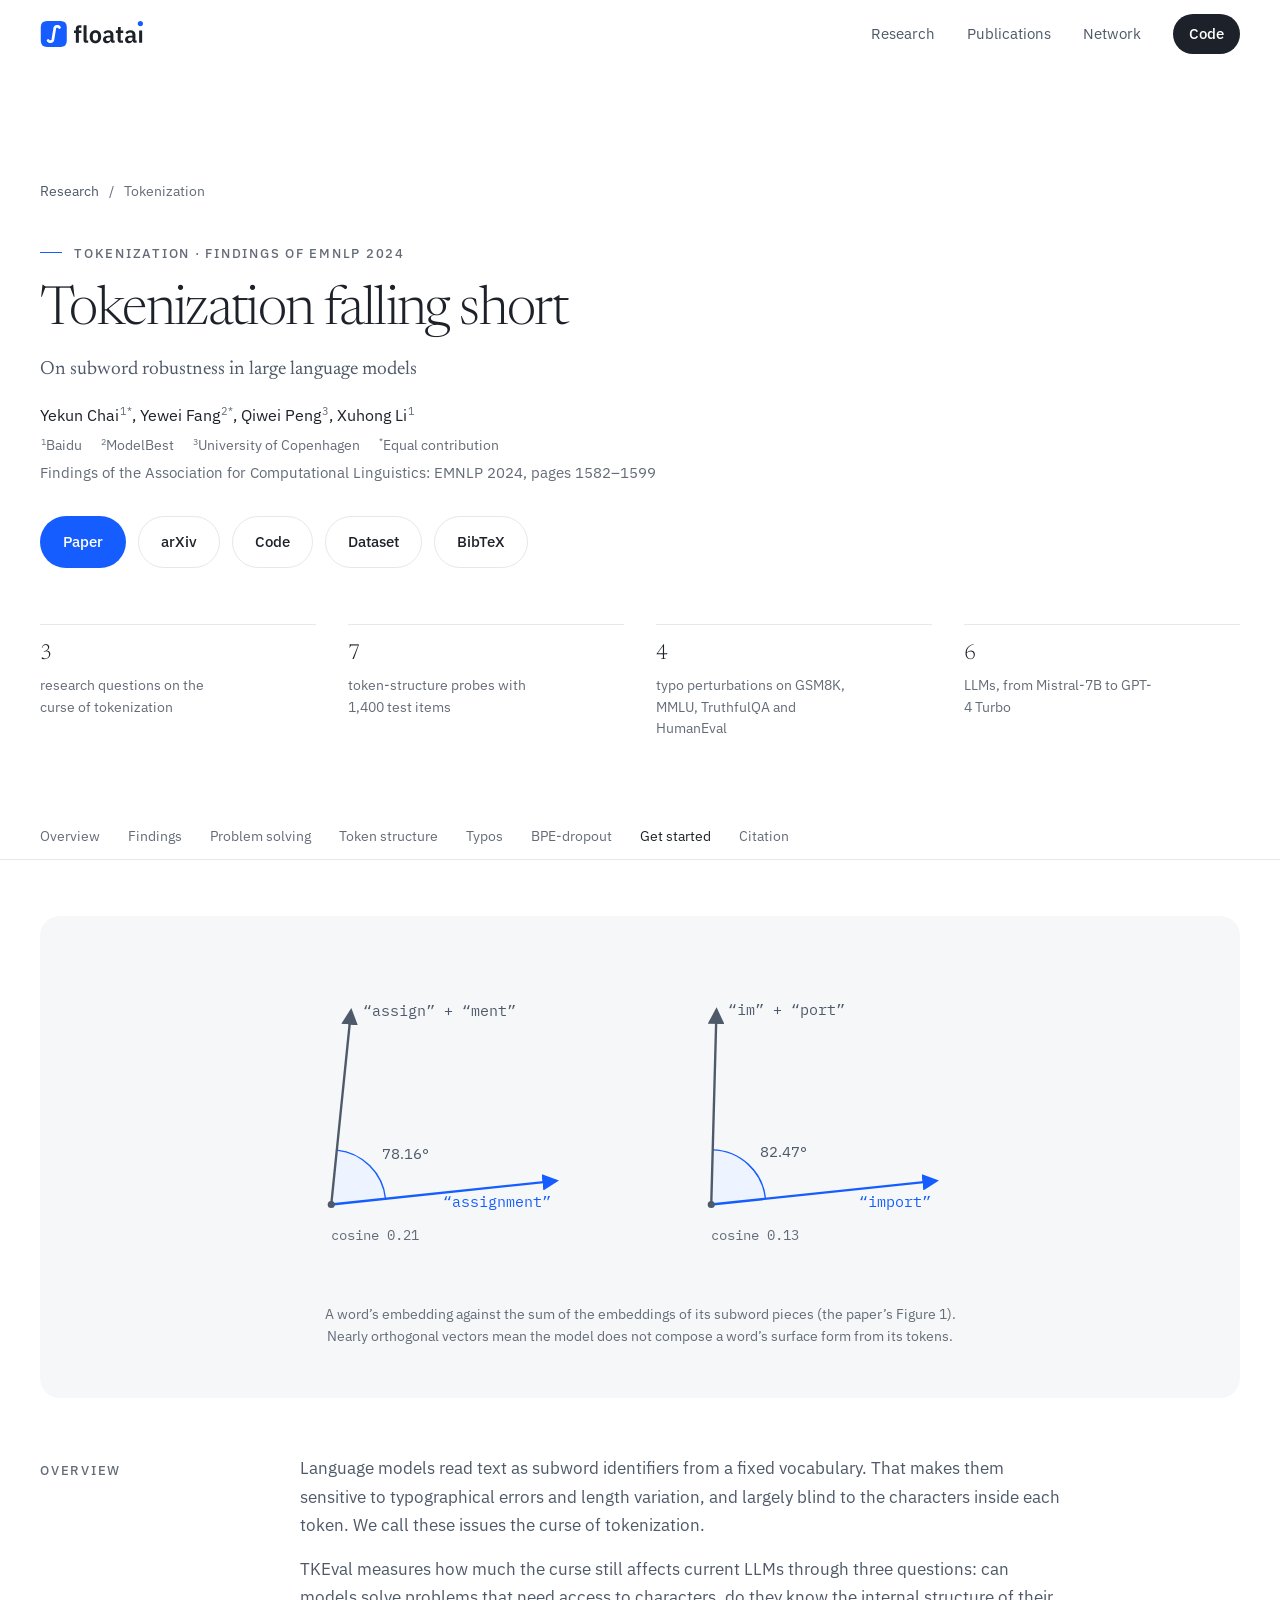
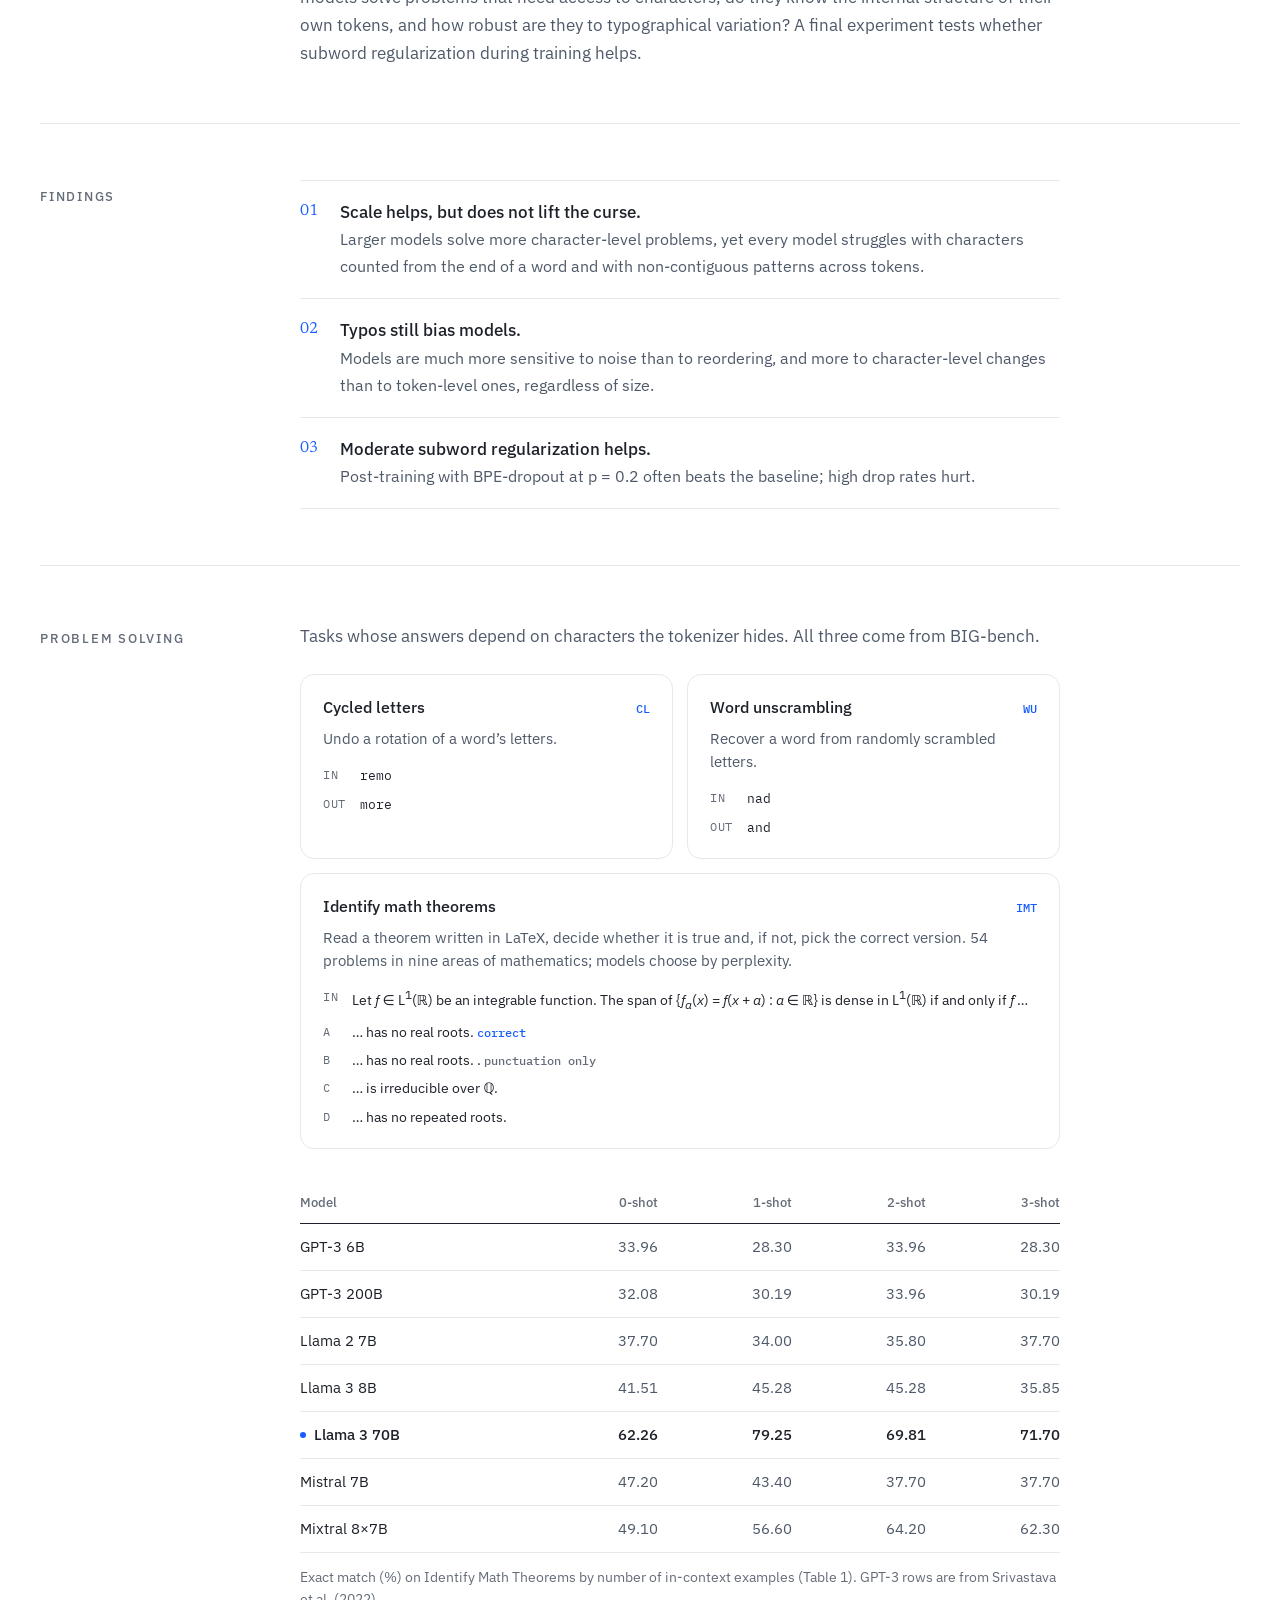
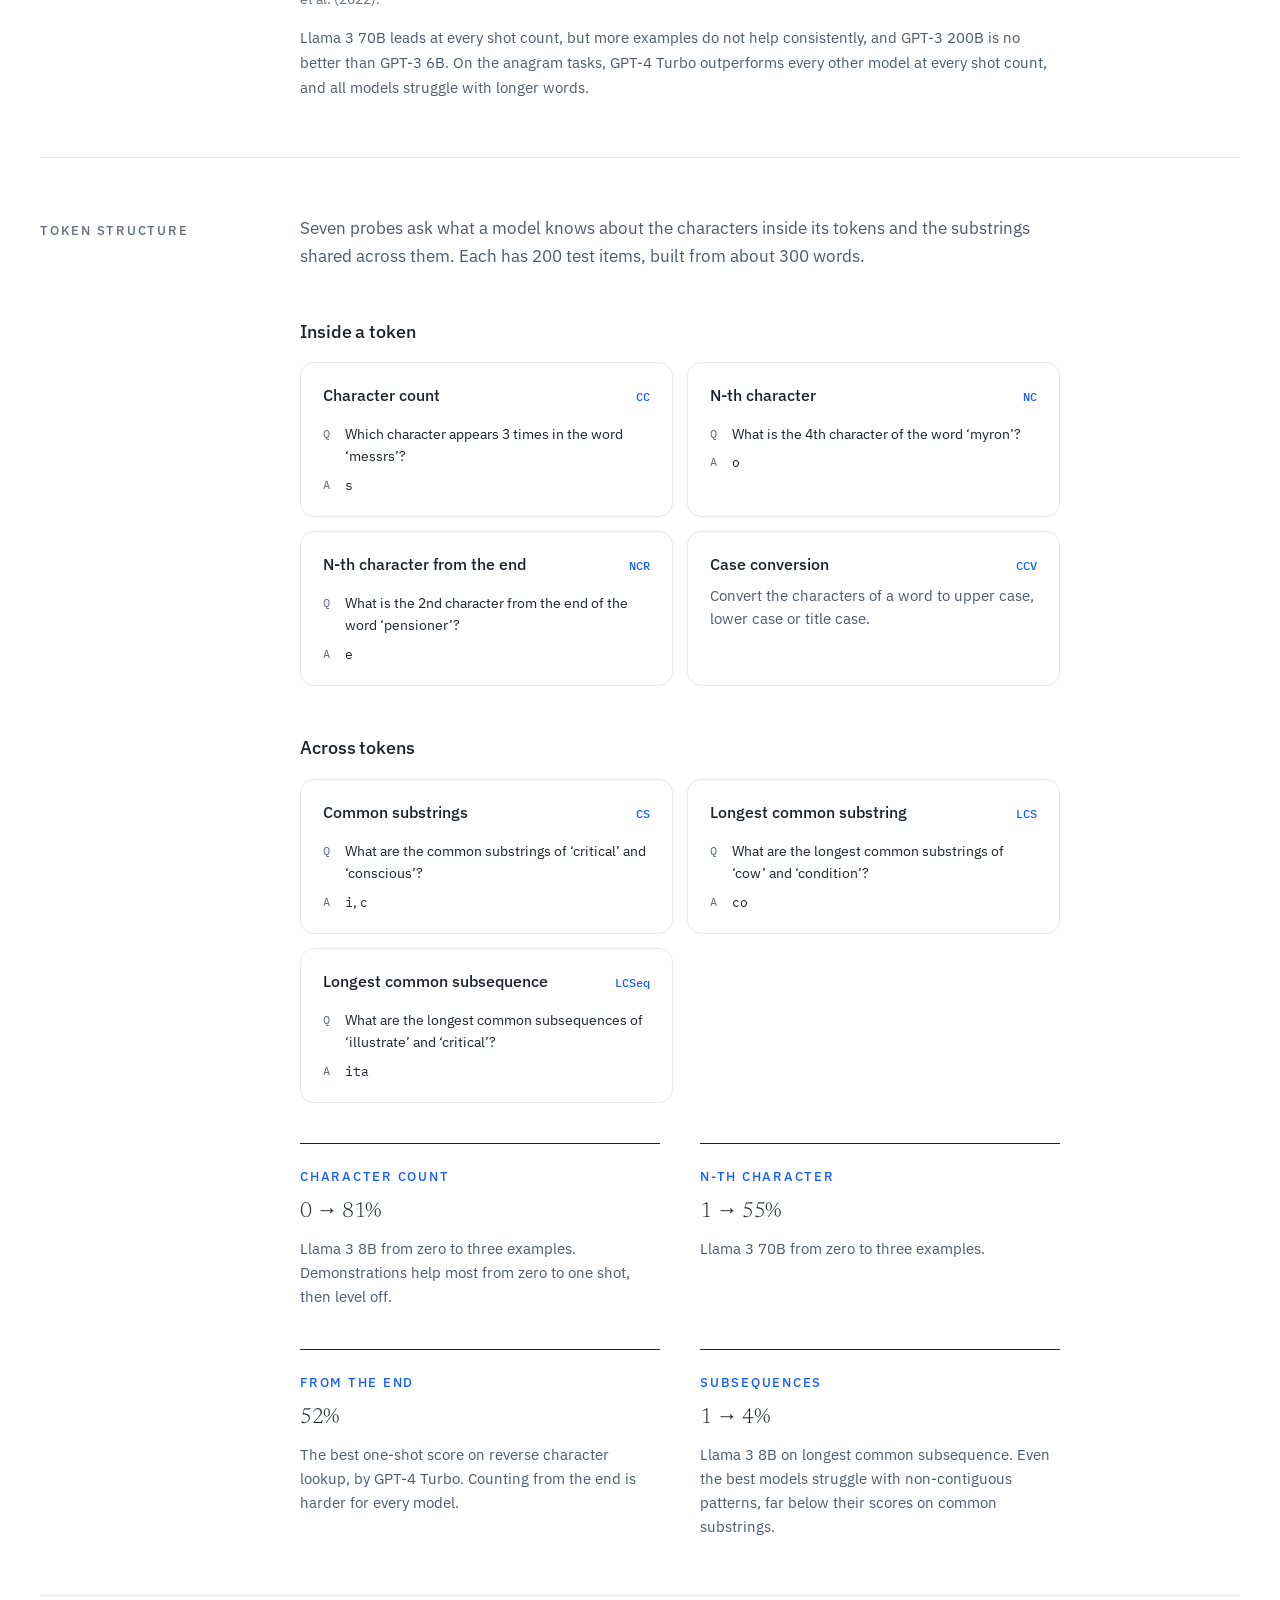
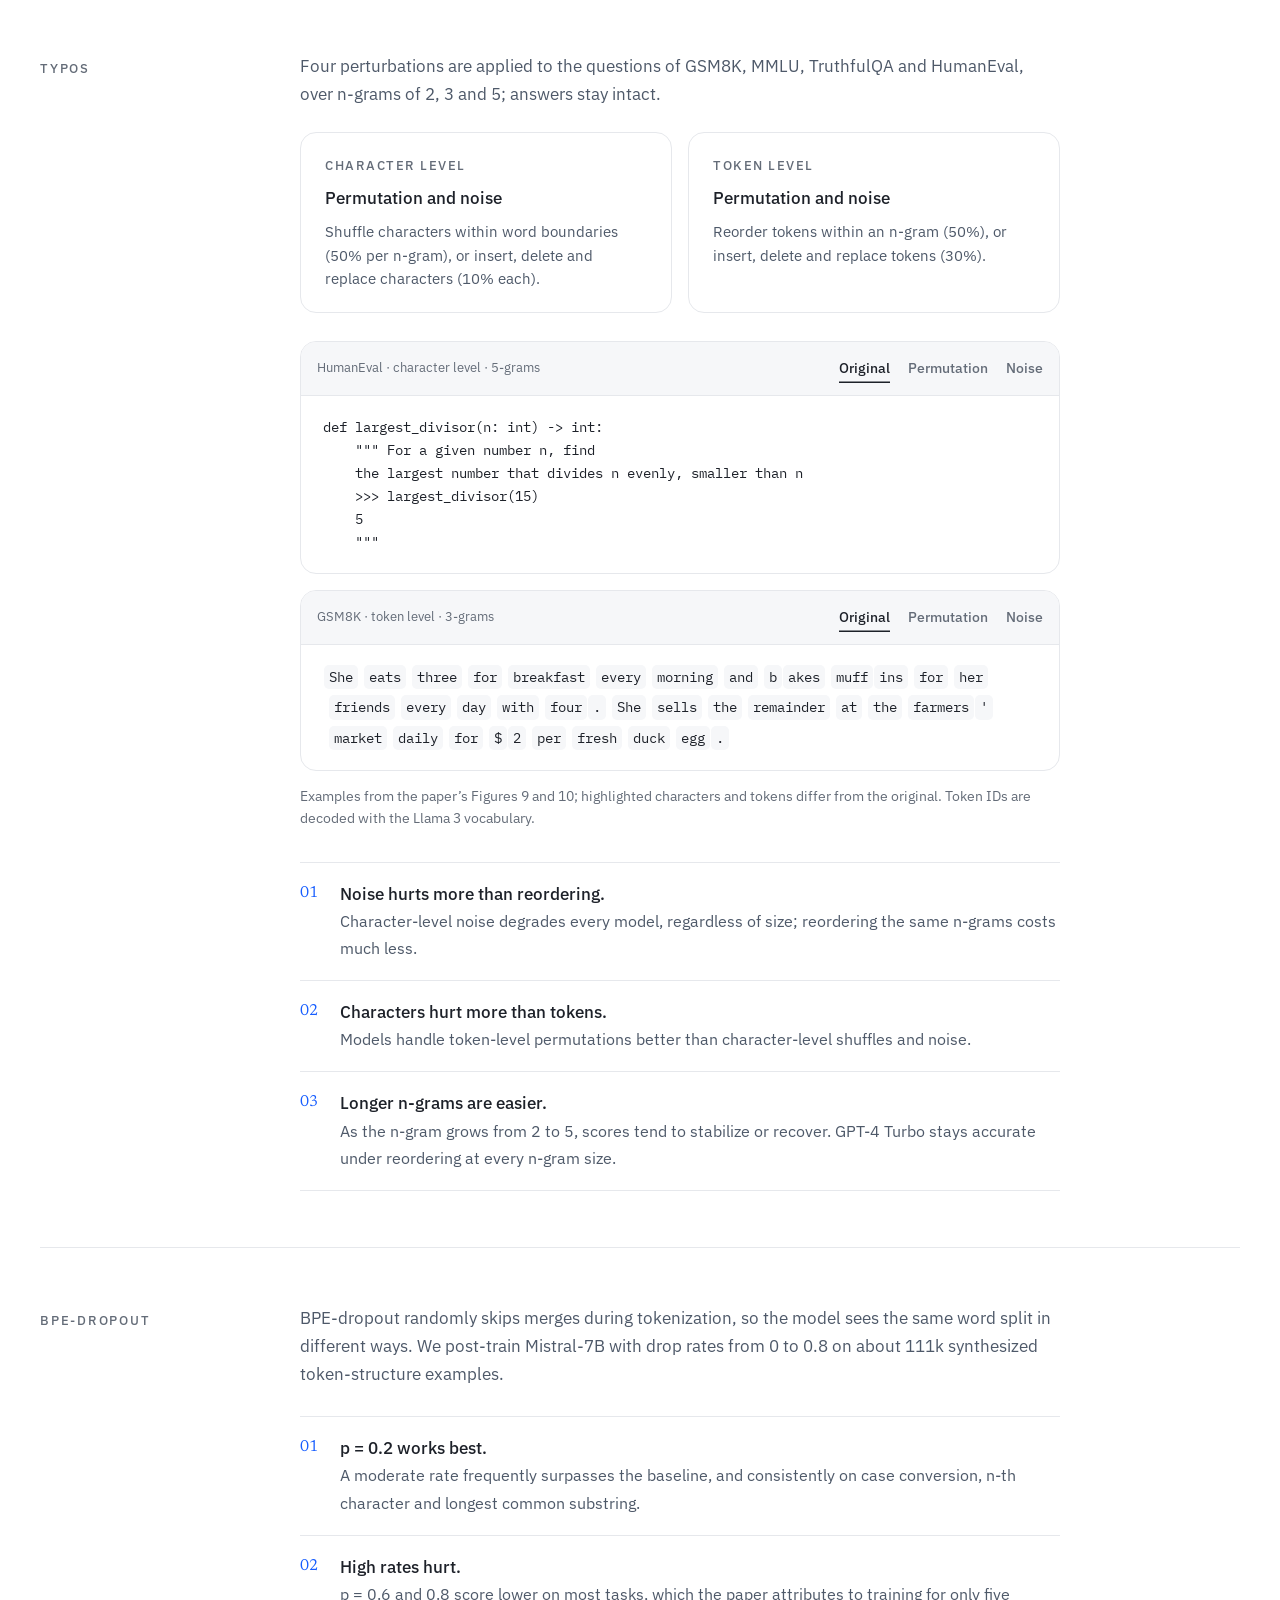
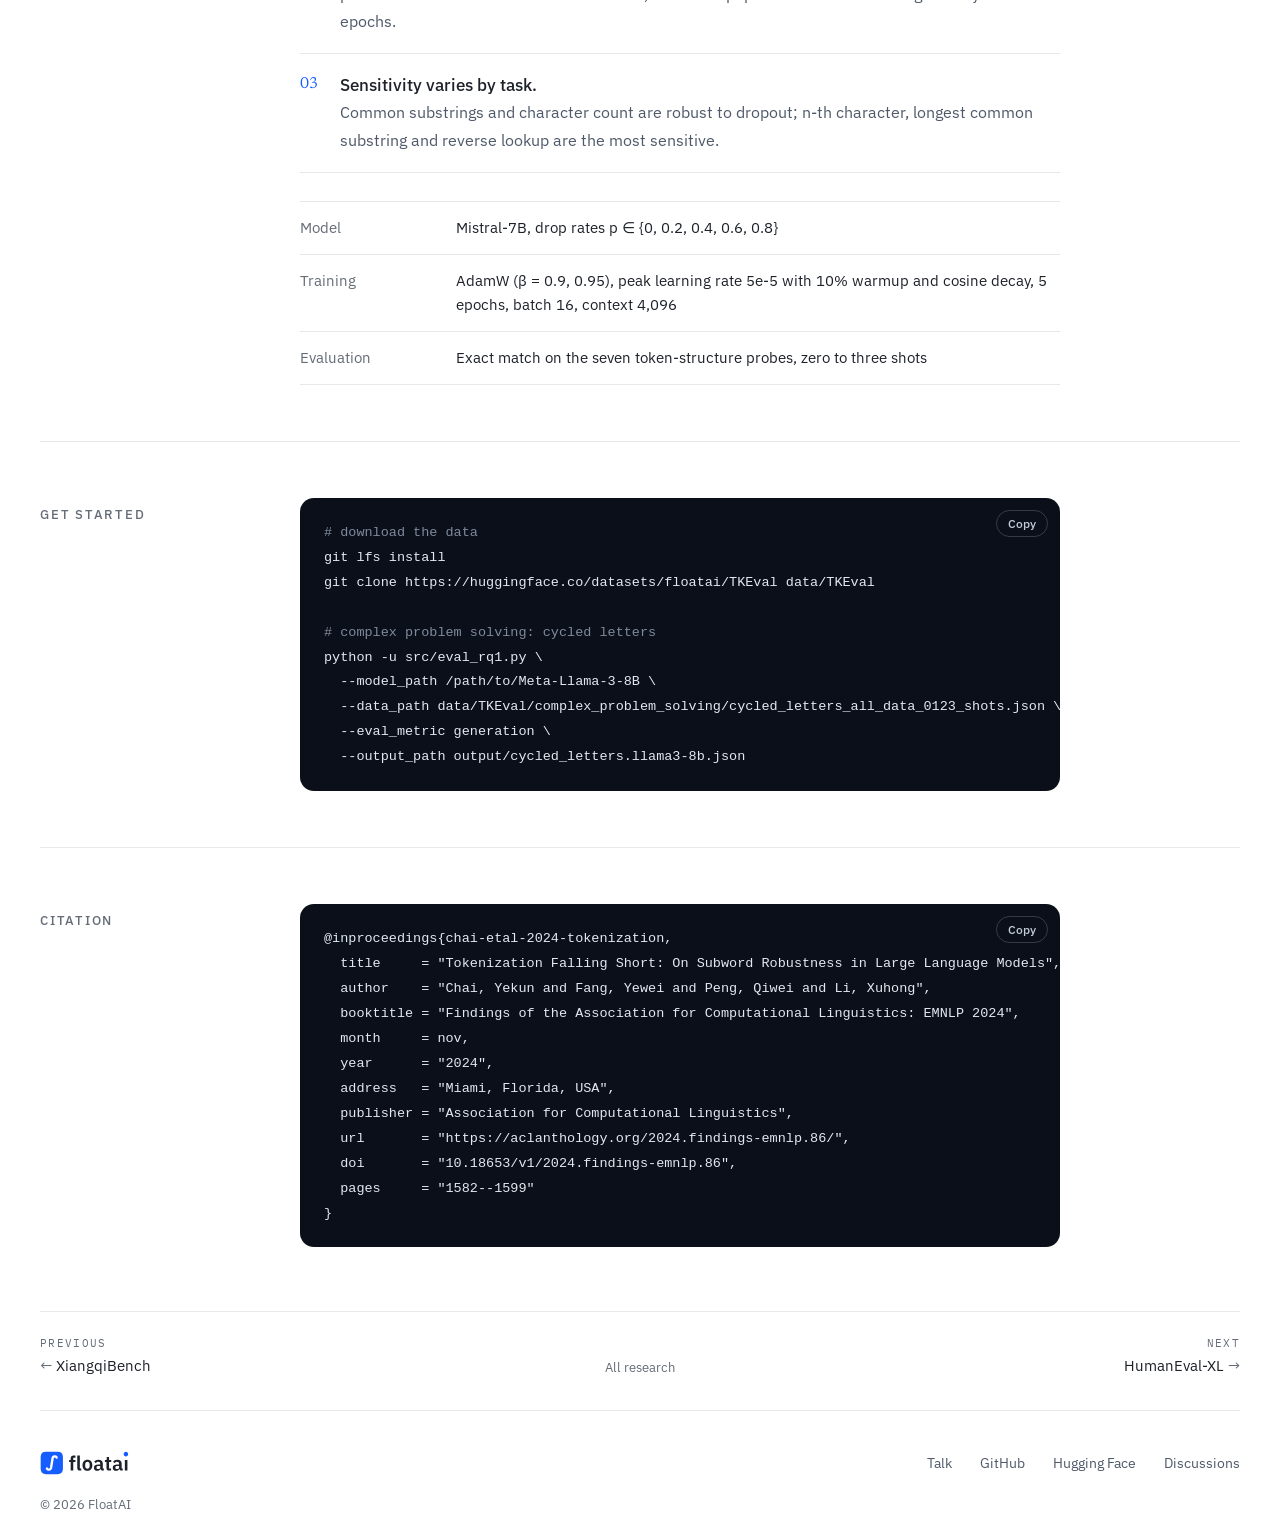
<file: tkeval/index.html>
<!doctype html>
<html lang="en">
<head>
  <meta charset="utf-8" />
  <title>TKEval — FloatAI</title>
  <meta name="robots" content="noindex" />
  <link rel="canonical" href="https://floatai.github.io/research/tkeval/" />
  <meta http-equiv="refresh" content="0; url=/research/tkeval/" />
  <script>location.replace("/research/tkeval/" + location.search + location.hash);</script>
</head>
<body>
  <p>This page has moved to <a href="/research/tkeval/">floatai.github.io/research/tkeval/</a>.</p>
</body>
</html>
</file>
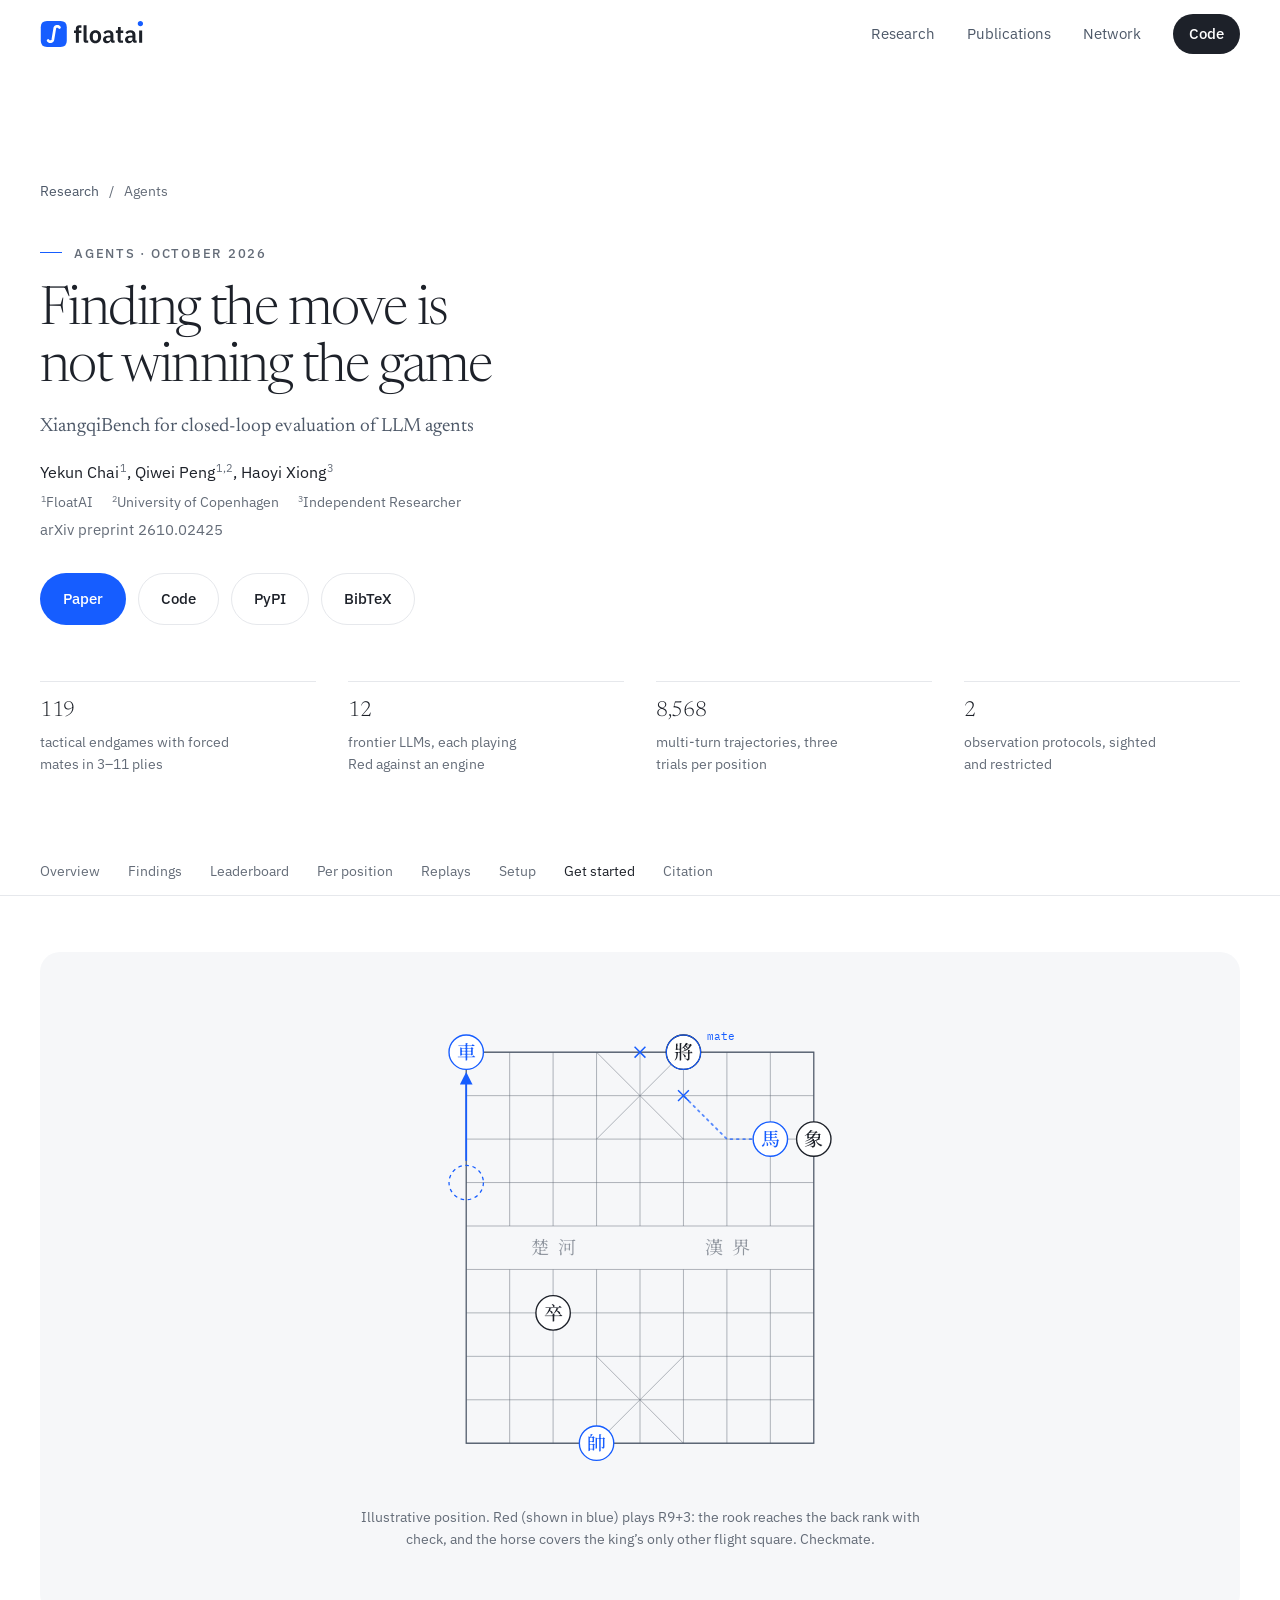
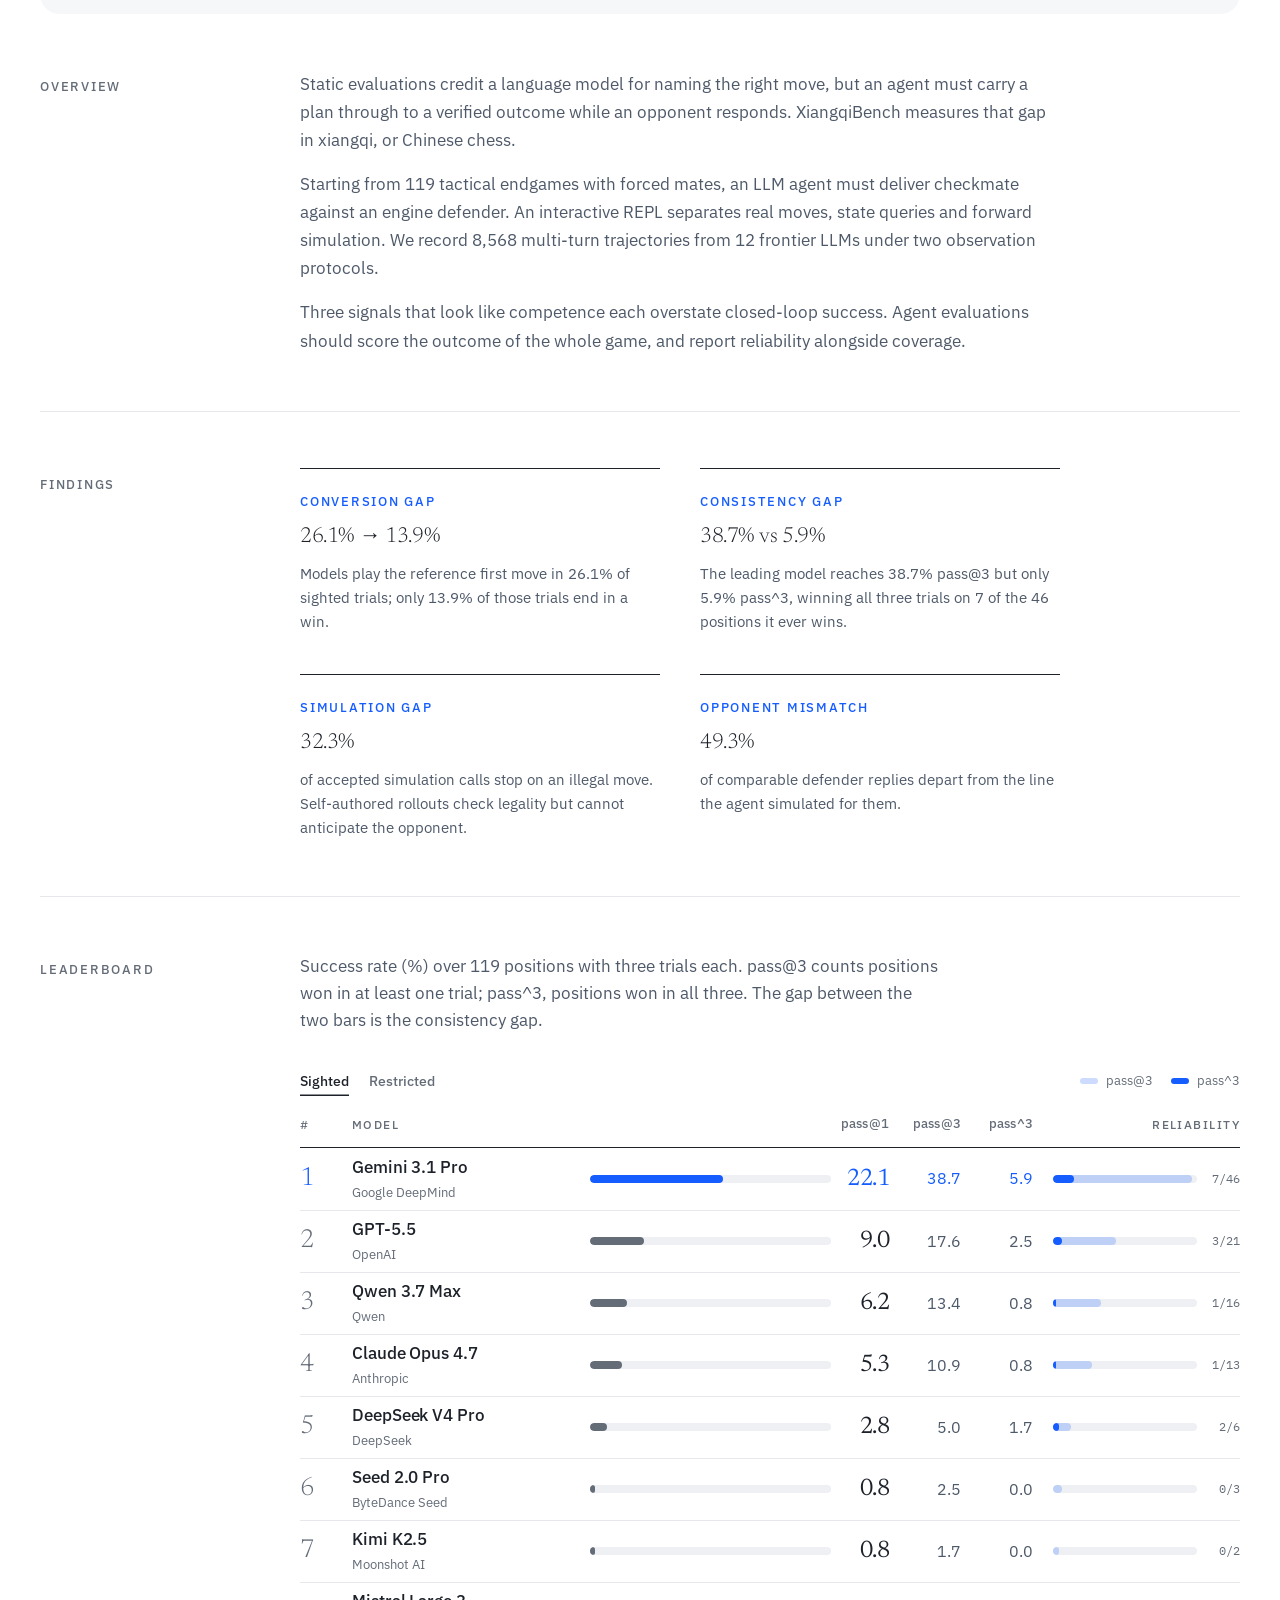
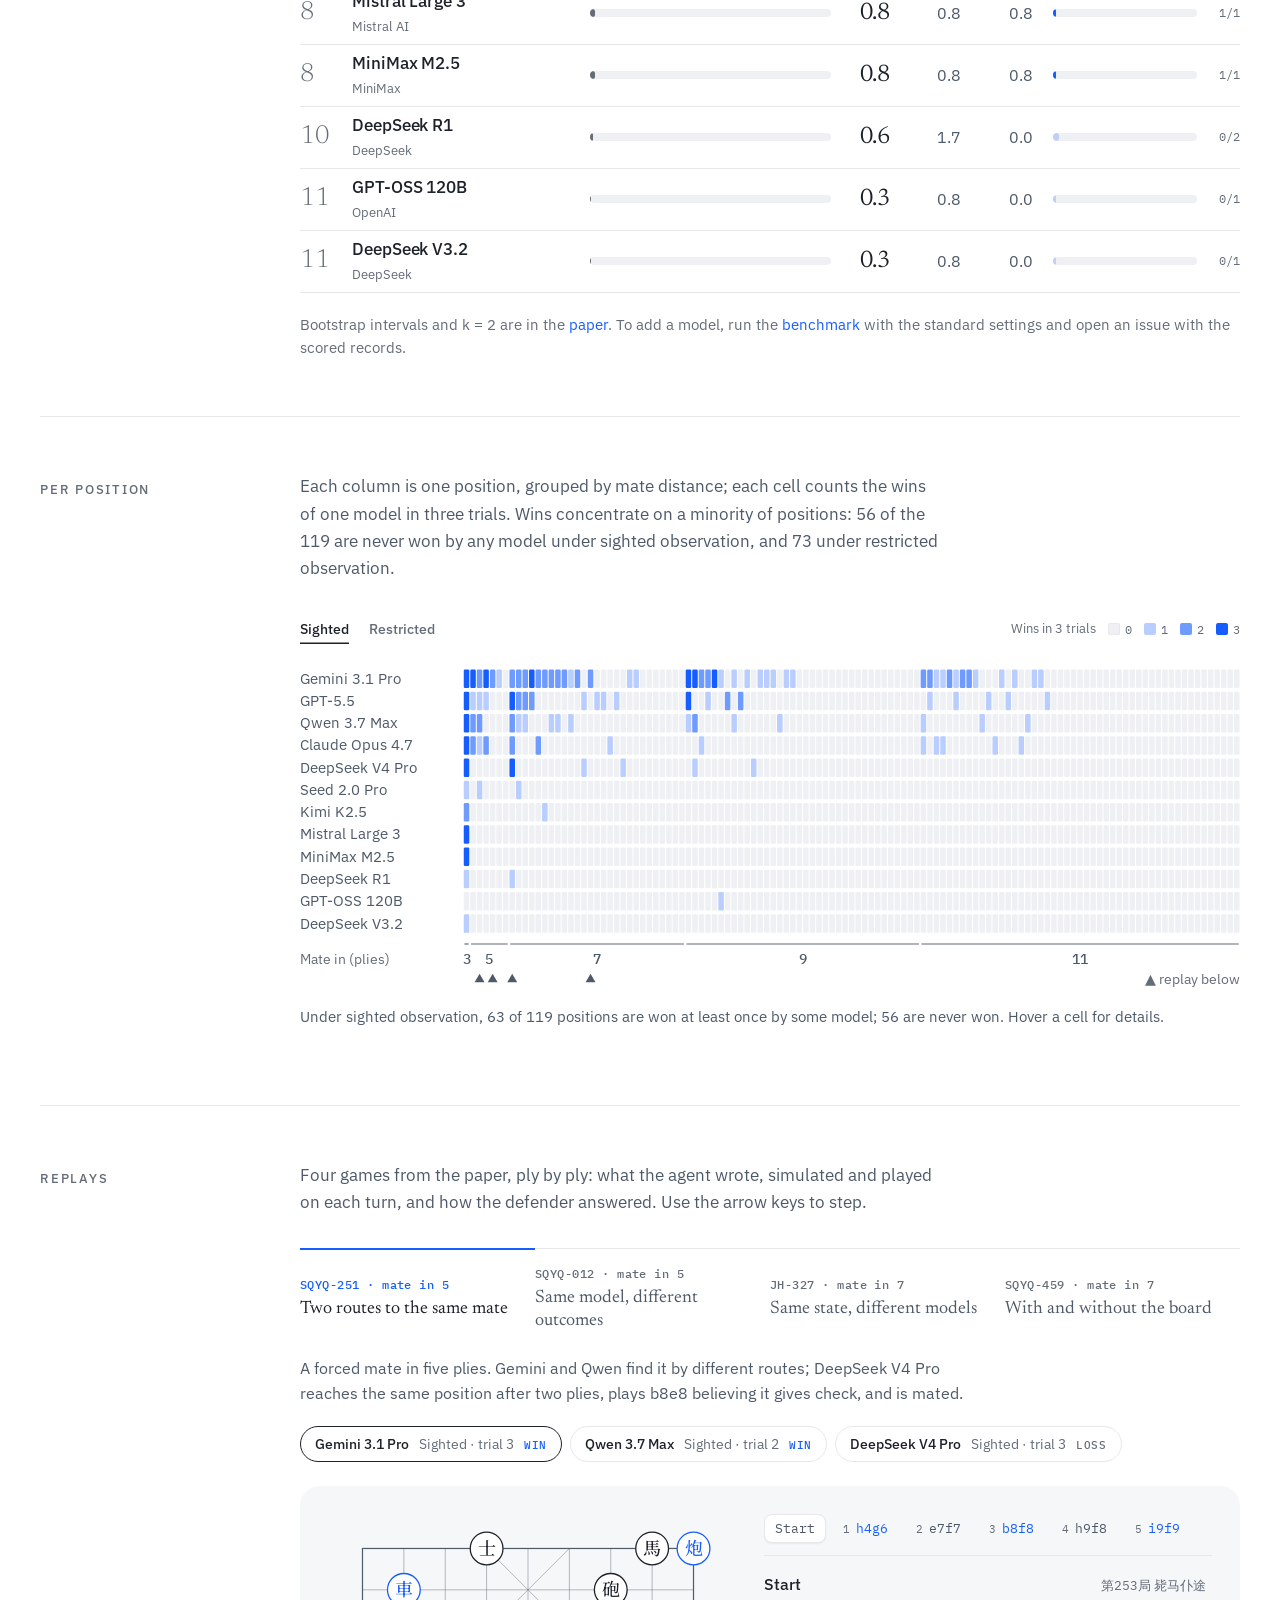
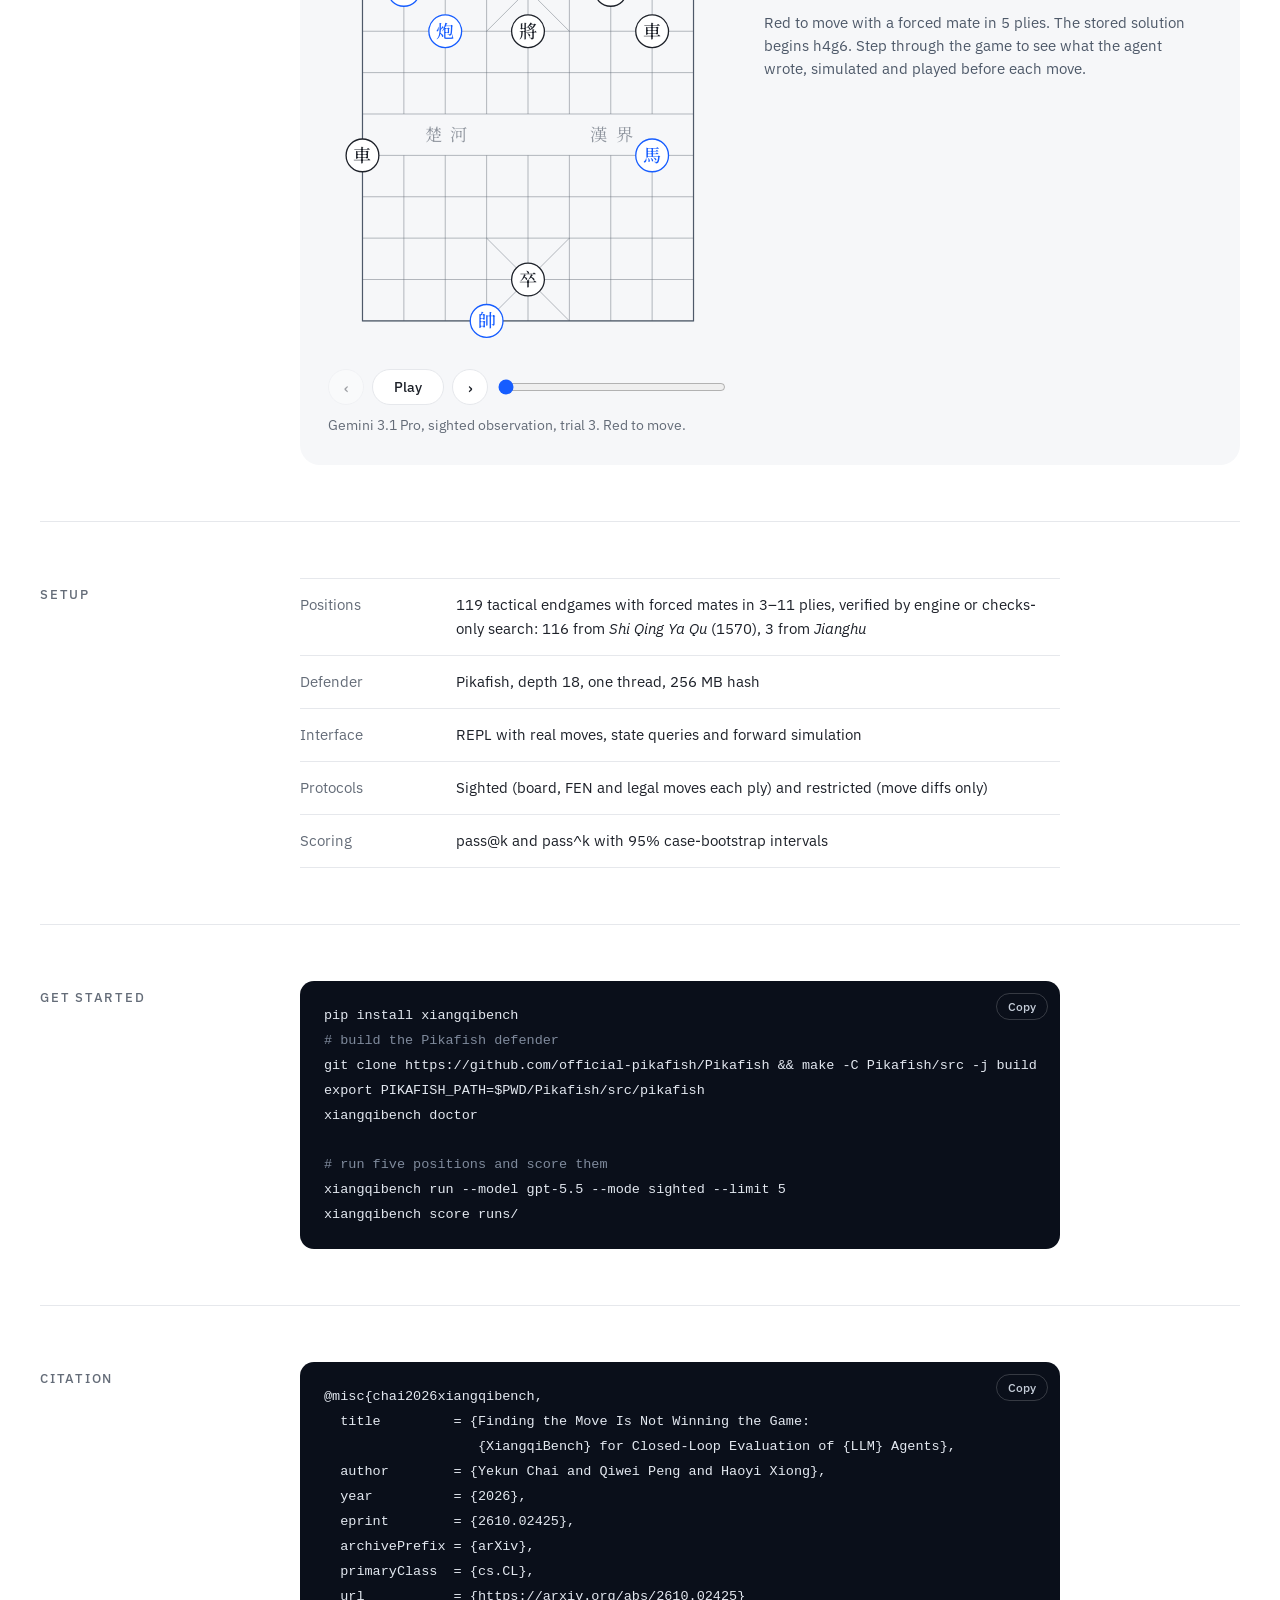
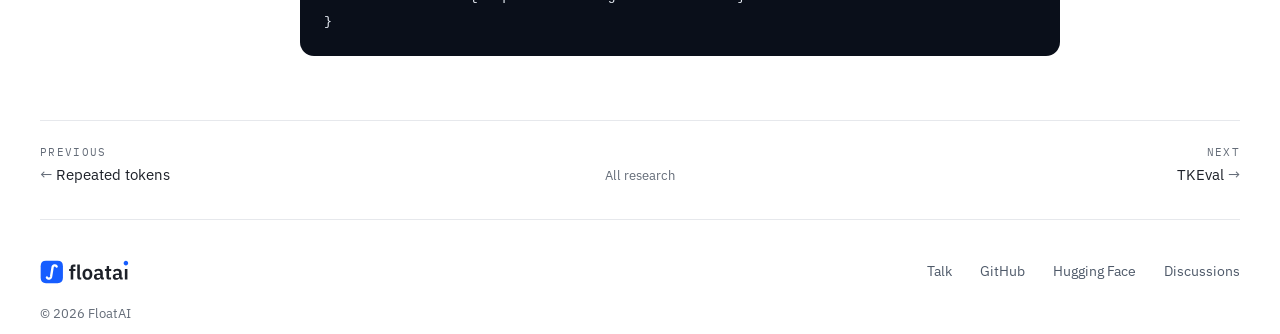
<file: xiangqibench/index.html>
<!doctype html>
<html lang="en">
<head>
  <meta charset="utf-8" />
  <title>XiangqiBench — FloatAI</title>
  <meta name="robots" content="noindex" />
  <link rel="canonical" href="https://floatai.github.io/research/xiangqibench/" />
  <meta http-equiv="refresh" content="0; url=/research/xiangqibench/" />
  <script>location.replace("/research/xiangqibench/" + location.search + location.hash);</script>
</head>
<body>
  <p>This page has moved to <a href="/research/xiangqibench/">floatai.github.io/research/xiangqibench/</a>.</p>
</body>
</html>
</file>
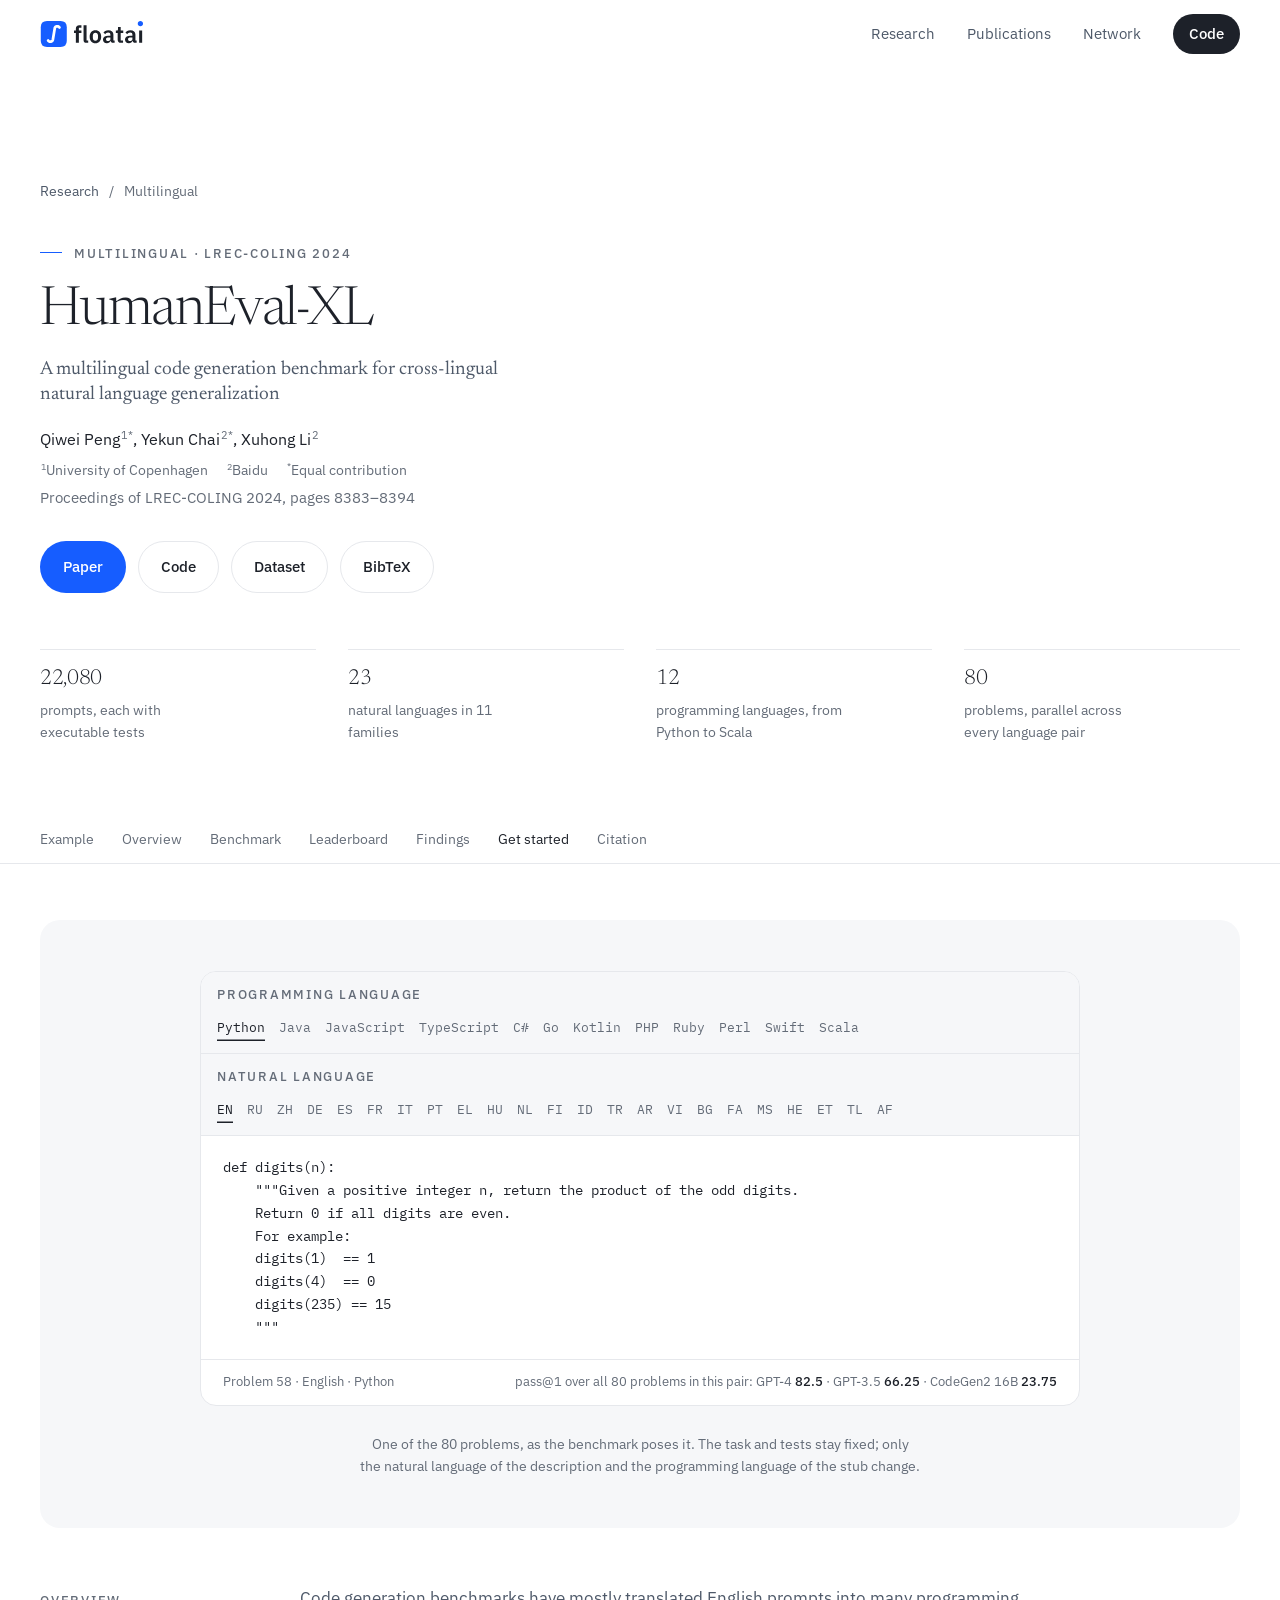
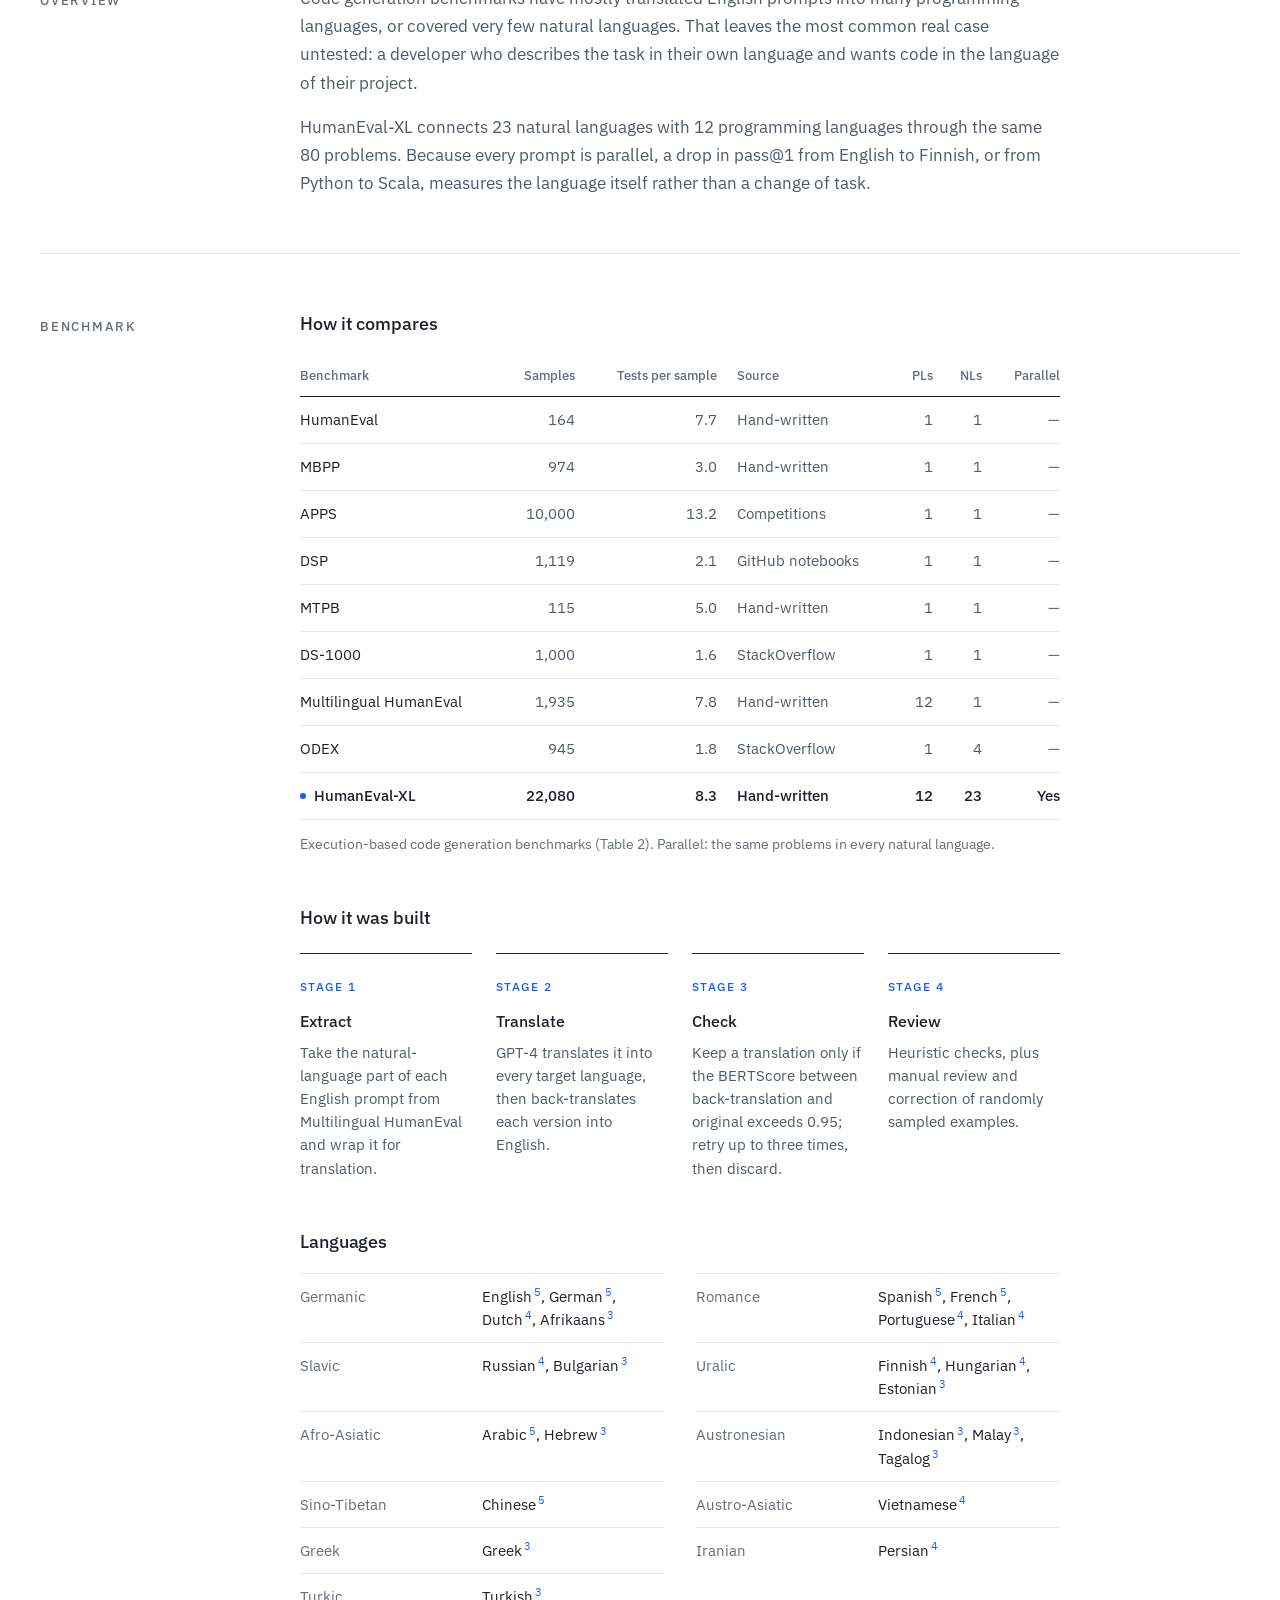
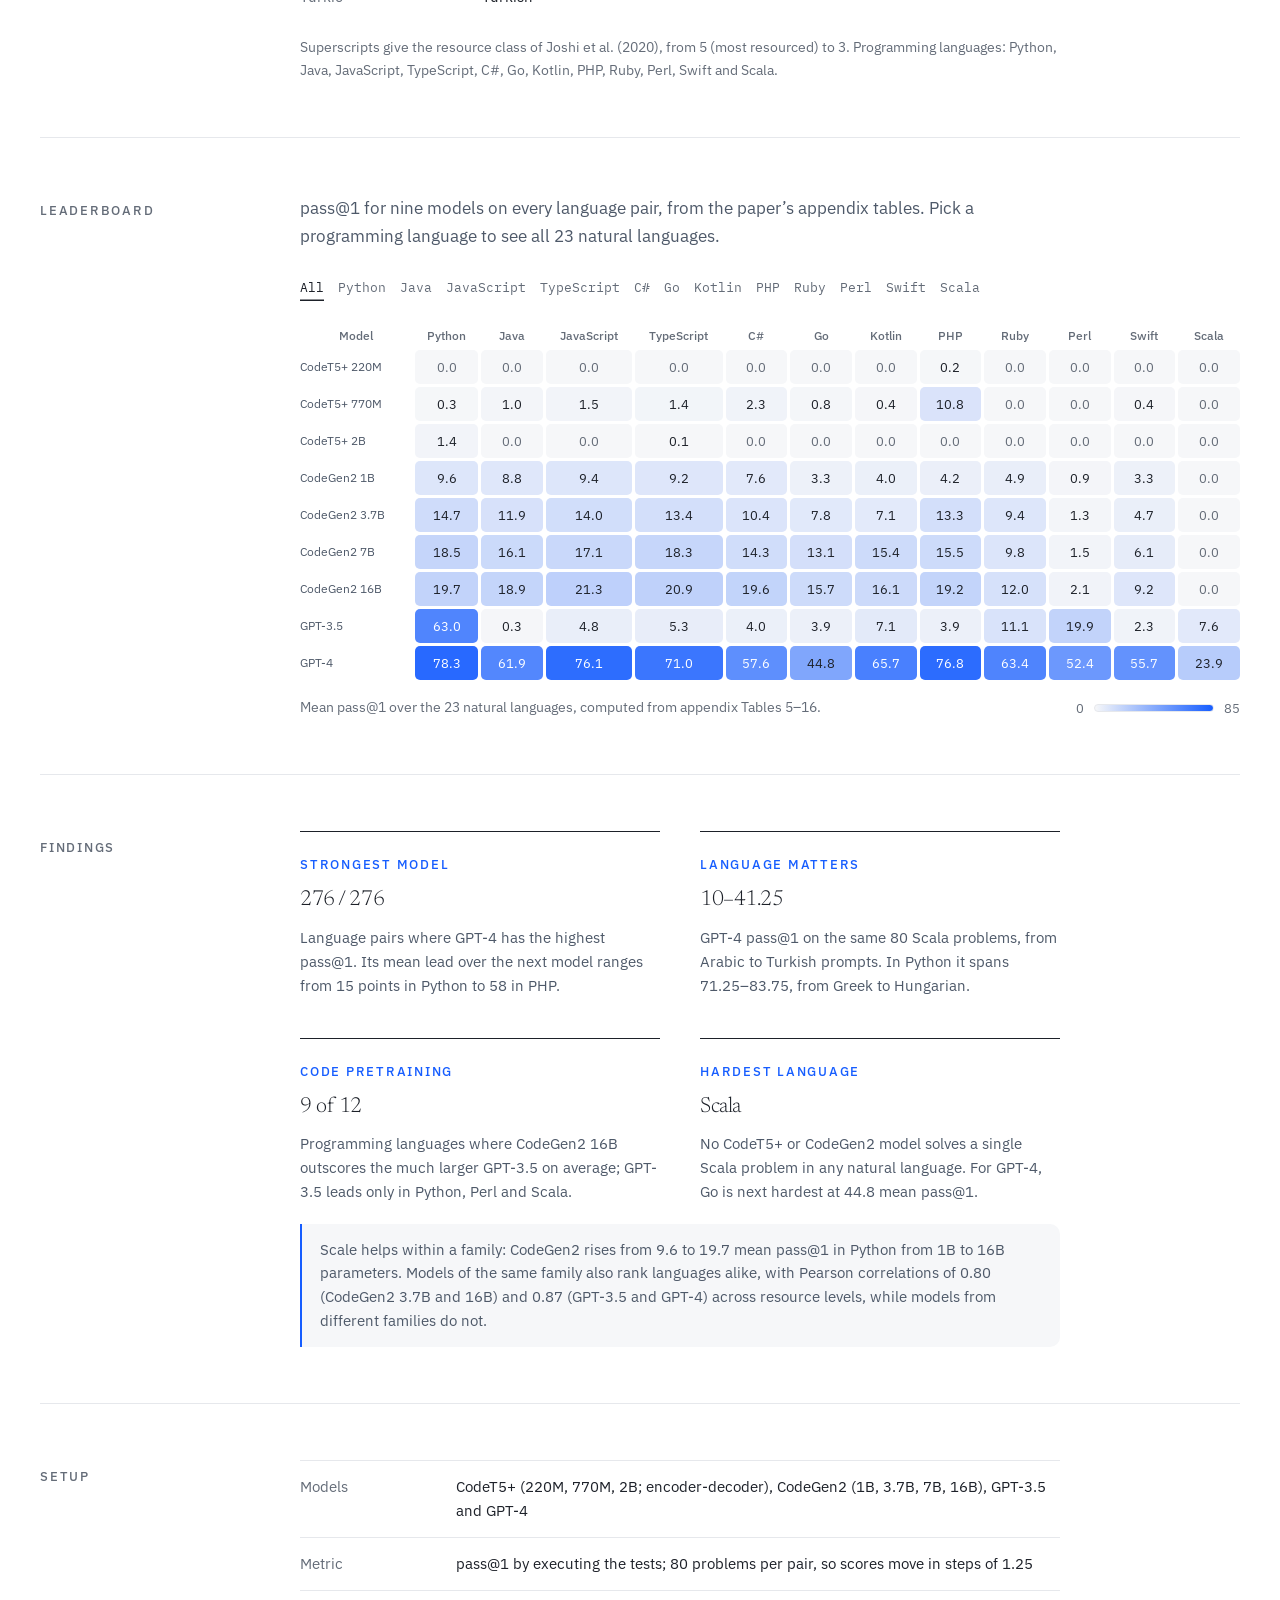
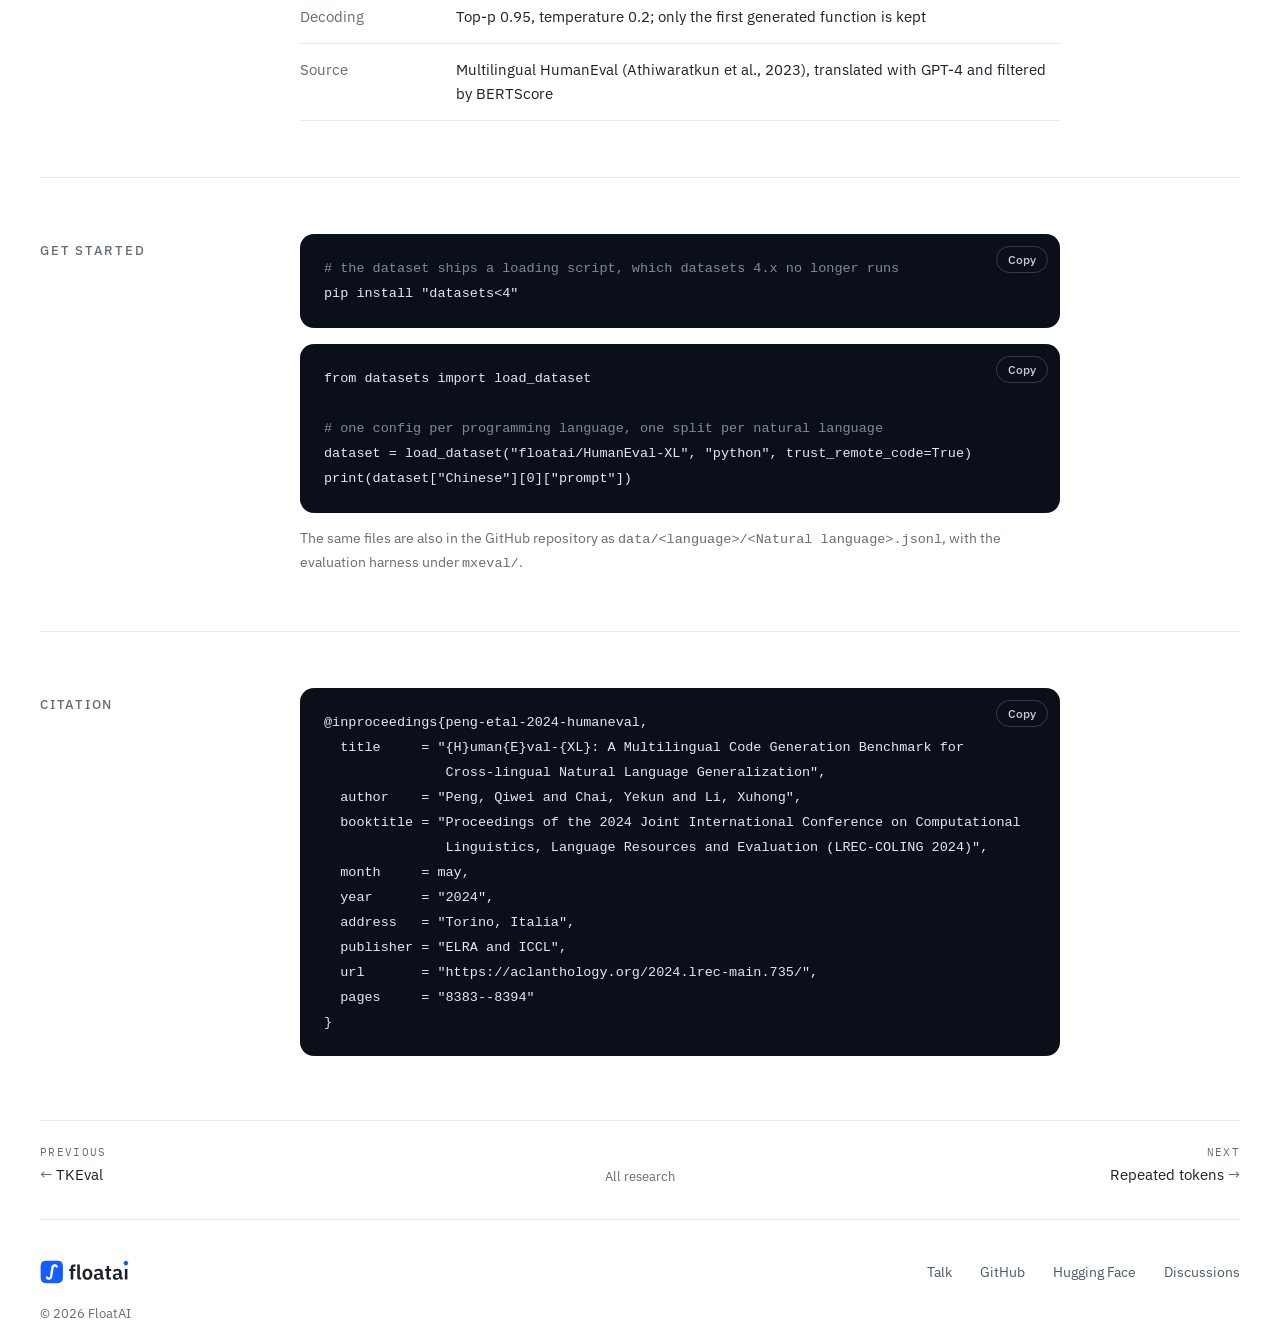
<file: research/humaneval-xl/index.html>
<!doctype html>
<html lang="en">
<head>
  <meta charset="utf-8" />
  <meta name="viewport" content="width=device-width, initial-scale=1" />
  <title>HumanEval-XL — FloatAI</title>
  <meta name="description" content="HumanEval-XL: a multilingual code generation benchmark across 23 natural languages and 12 programming languages, with the full pass@1 leaderboard (LREC-COLING 2024)." />
  <meta name="theme-color" content="#ffffff" media="(prefers-color-scheme: light)" />
  <meta name="theme-color" content="#0c1016" media="(prefers-color-scheme: dark)" />
  <meta property="og:title" content="HumanEval-XL — FloatAI" />
  <meta property="og:description" content="A multilingual code generation benchmark for cross-lingual natural language generalization." />
  <meta property="og:type" content="article" />
  <meta property="og:site_name" content="FloatAI" />
  <meta property="og:url" content="https://floatai.github.io/research/humaneval-xl/" />
  <meta property="og:image" content="https://floatai.github.io/assets/img/og/humaneval-xl.png" />
  <meta property="og:image:width" content="1200" />
  <meta property="og:image:height" content="630" />
  <meta name="twitter:card" content="summary_large_image" />
  <link rel="canonical" href="https://floatai.github.io/research/humaneval-xl/" />
  <meta name="citation_title" content="HumanEval-XL: A Multilingual Code Generation Benchmark for Cross-lingual Natural Language Generalization" />
  <meta name="citation_author" content="Peng, Qiwei" />
  <meta name="citation_author" content="Chai, Yekun" />
  <meta name="citation_author" content="Li, Xuhong" />
  <meta name="citation_publication_date" content="2024/05" />
  <meta name="citation_conference_title" content="Proceedings of the 2024 Joint International Conference on Computational Linguistics, Language Resources and Evaluation (LREC-COLING 2024)" />
  <meta name="citation_firstpage" content="8383" />
  <meta name="citation_lastpage" content="8394" />
  <meta name="citation_pdf_url" content="https://aclanthology.org/2024.lrec-main.735.pdf" />
  <link rel="icon" href="/favicon.ico" sizes="any" />
  <link rel="icon" type="image/png" sizes="32x32" href="/favicon-32.png" />
  <link rel="apple-touch-icon" href="/apple-touch-icon.png" />
  <link rel="preconnect" href="https://fonts.googleapis.com" />
  <link rel="preconnect" href="https://fonts.gstatic.com" crossorigin />
  <link href="https://fonts.googleapis.com/css2?family=IBM+Plex+Mono:wght@400;500&family=IBM+Plex+Sans:wght@400;500;600&family=Newsreader:ital,opsz,wght@0,6..72,300;0,6..72,400;1,6..72,300&display=swap" rel="stylesheet" />
  <link rel="stylesheet" href="/assets/css/site.css?v=20261009x" />
</head>
<body>
  <header class="nav">
    <div class="wrap nav__inner">
      <a class="nav__brand" href="/" aria-label="FloatAI home">
        <picture>
          <source srcset="/assets/brand/floatai-lockup-dark.svg" media="(prefers-color-scheme: dark)" />
          <img src="/assets/brand/floatai-lockup.svg" alt="FloatAI" width="122" height="33" />
        </picture>
      </a>
      <nav class="nav__links" aria-label="Primary">
        <a href="/#research">Research</a>
        <a href="/#publications">Publications</a>
        <a href="/#network">Network</a>
        <a class="nav__cta" href="https://github.com/floatai/HumanEval-XL" target="_blank" rel="noopener">Code</a>
      </nav>
    </div>
  </header>

  <main>
    <section class="wrap page-head">
      <nav class="crumbs" aria-label="Breadcrumb"><a href="/#research">Research</a><span aria-hidden="true">/</span><span>Multilingual</span></nav>
      <p class="overline">Multilingual · LREC-COLING 2024</p>
      <h1 class="page-title">HumanEval-XL</h1>
      <p class="page-paper">A multilingual code generation benchmark for cross-lingual natural language generalization</p>
      <p class="page-authors">Qiwei Peng<sup>1*</sup>, Yekun Chai<sup>2*</sup>, Xuhong Li<sup>2</sup></p>
      <p class="page-affil"><span><sup>1</sup>University of Copenhagen</span><span><sup>2</sup>Baidu</span><span><sup>*</sup>Equal contribution</span></p>
      <p class="page-venue">Proceedings of LREC-COLING 2024, pages 8383–8394</p>
      <div class="page-actions">
        <a class="btn btn--primary" href="https://aclanthology.org/2024.lrec-main.735/" target="_blank" rel="noopener">Paper</a>
        <a class="btn btn--ghost" href="https://github.com/floatai/HumanEval-XL" target="_blank" rel="noopener">Code</a>
        <a class="btn btn--ghost" href="https://huggingface.co/datasets/floatai/HumanEval-XL" target="_blank" rel="noopener">Dataset</a>
        <a class="btn btn--ghost" href="#citation">BibTeX</a>
      </div>
      <div class="page-stats">
        <div><b>22,080</b><span>prompts, each with executable tests</span></div>
        <div><b>23</b><span>natural languages in 11 families</span></div>
        <div><b>12</b><span>programming languages, from Python to Scala</span></div>
        <div><b>80</b><span>problems, parallel across every language pair</span></div>
      </div>
    </section>

    <nav class="toc" aria-label="On this page">
      <div class="wrap toc__inner">
        <a href="#example">Example</a>
        <a href="#overview">Overview</a>
        <a href="#benchmark">Benchmark</a>
        <a href="#leaderboard">Leaderboard</a>
        <a href="#findings">Findings</a>
        <a href="#get-started">Get started</a>
        <a href="#citation">Citation</a>
      </div>
    </nav>

    <div class="wrap">
      <figure class="page-figure page-figure--ex" id="example" style="margin-top:56px">
        <div class="ex" id="ex">
          <div class="ex__bar">
            <span class="toolbar__label" id="ex-pl-l">Programming language</span>
            <div class="seg seg--mono" role="group" aria-labelledby="ex-pl-l" id="ex-pl"></div>
          </div>
          <div class="ex__bar">
            <span class="toolbar__label" id="ex-nl-l">Natural language</span>
            <div class="seg seg--mono" role="group" aria-labelledby="ex-nl-l" id="ex-nl"></div>
          </div>
          <pre class="ex__pre" id="ex-code" tabindex="0" aria-live="polite">def digits(n):
    """Given a positive integer n, return the product of the odd digits.
    Return 0 if all digits are even.
    For example:
    digits(1)  == 1
    digits(4)  == 0
    digits(235) == 15
    """</pre>
          <div class="ex__foot"><span id="ex-cap">Problem 58 · English · Python</span><span id="ex-score"></span></div>
        </div>
        <figcaption>One of the 80 problems, as the benchmark poses it. The task and tests stay fixed; only the natural language of the description and the programming language of the stub change.</figcaption>
      </figure>
    </div>

    <div class="wrap">
      <section class="block" id="overview">
        <h2 class="block__label">Overview</h2>
        <div class="block__body">
          <p>Code generation benchmarks have mostly translated English prompts into many programming languages, or covered very few natural languages. That leaves the most common real case untested: a developer who describes the task in their own language and wants code in the language of their project.</p>
          <p>HumanEval-XL connects 23 natural languages with 12 programming languages through the same 80 problems. Because every prompt is parallel, a drop in pass@1 from English to Finnish, or from Python to Scala, measures the language itself rather than a change of task.</p>
        </div>
      </section>

      <section class="block" id="benchmark">
        <h2 class="block__label">Benchmark</h2>
        <div class="block__body">
          <h3 class="sub" style="margin-top:0">How it compares</h3>
          <div class="tbl-scroll" style="margin-top:16px">
            <table class="tbl">
              <caption>Execution-based code generation benchmarks (Table 2). Parallel: the same problems in every natural language.</caption>
              <thead><tr><th scope="col">Benchmark</th><th scope="col">Samples</th><th scope="col">Tests per sample</th><th scope="col" class="l">Source</th><th scope="col">PLs</th><th scope="col">NLs</th><th scope="col">Parallel</th></tr></thead>
              <tbody>
                <tr><th scope="row">HumanEval</th><td>164</td><td>7.7</td><td class="l">Hand-written</td><td>1</td><td>1</td><td class="muted">—</td></tr>
                <tr><th scope="row">MBPP</th><td>974</td><td>3.0</td><td class="l">Hand-written</td><td>1</td><td>1</td><td class="muted">—</td></tr>
                <tr><th scope="row">APPS</th><td>10,000</td><td>13.2</td><td class="l">Competitions</td><td>1</td><td>1</td><td class="muted">—</td></tr>
                <tr><th scope="row">DSP</th><td>1,119</td><td>2.1</td><td class="l">GitHub notebooks</td><td>1</td><td>1</td><td class="muted">—</td></tr>
                <tr><th scope="row">MTPB</th><td>115</td><td>5.0</td><td class="l">Hand-written</td><td>1</td><td>1</td><td class="muted">—</td></tr>
                <tr><th scope="row">DS-1000</th><td>1,000</td><td>1.6</td><td class="l">StackOverflow</td><td>1</td><td>1</td><td class="muted">—</td></tr>
                <tr><th scope="row">Multilingual HumanEval</th><td>1,935</td><td>7.8</td><td class="l">Hand-written</td><td>12</td><td>1</td><td class="muted">—</td></tr>
                <tr><th scope="row">ODEX</th><td>945</td><td>1.8</td><td class="l">StackOverflow</td><td>1</td><td>4</td><td class="muted">—</td></tr>
                <tr class="is-ours"><th scope="row">HumanEval-XL</th><td>22,080</td><td>8.3</td><td class="l">Hand-written</td><td>12</td><td>23</td><td class="is-top">Yes</td></tr>
              </tbody>
            </table>
          </div>

          <h3 class="sub">How it was built</h3>
          <ol class="pipe" style="margin-top:20px">
            <li><b>Extract</b><span>Take the natural-language part of each English prompt from Multilingual HumanEval and wrap it for translation.</span></li>
            <li><b>Translate</b><span>GPT-4 translates it into every target language, then back-translates each version into English.</span></li>
            <li><b>Check</b><span>Keep a translation only if the BERTScore between back-translation and original exceeds 0.95; retry up to three times, then discard.</span></li>
            <li><b>Review</b><span>Heuristic checks, plus manual review and correction of randomly sampled examples.</span></li>
          </ol>

          <h3 class="sub">Languages</h3>
          <dl class="fams" style="margin-top:16px">
            <div><dt>Germanic</dt><dd><span>English<sup>5</sup></span>, <span>German<sup>5</sup></span>, <span>Dutch<sup>4</sup></span>, <span>Afrikaans<sup>3</sup></span></dd></div>
            <div><dt>Romance</dt><dd><span>Spanish<sup>5</sup></span>, <span>French<sup>5</sup></span>, <span>Portuguese<sup>4</sup></span>, <span>Italian<sup>4</sup></span></dd></div>
            <div><dt>Slavic</dt><dd><span>Russian<sup>4</sup></span>, <span>Bulgarian<sup>3</sup></span></dd></div>
            <div><dt>Uralic</dt><dd><span>Finnish<sup>4</sup></span>, <span>Hungarian<sup>4</sup></span>, <span>Estonian<sup>3</sup></span></dd></div>
            <div><dt>Afro-Asiatic</dt><dd><span>Arabic<sup>5</sup></span>, <span>Hebrew<sup>3</sup></span></dd></div>
            <div><dt>Austronesian</dt><dd><span>Indonesian<sup>3</sup></span>, <span>Malay<sup>3</sup></span>, <span>Tagalog<sup>3</sup></span></dd></div>
            <div><dt>Sino-Tibetan</dt><dd><span>Chinese<sup>5</sup></span></dd></div>
            <div><dt>Austro-Asiatic</dt><dd><span>Vietnamese<sup>4</sup></span></dd></div>
            <div><dt>Greek</dt><dd><span>Greek<sup>3</sup></span></dd></div>
            <div><dt>Iranian</dt><dd><span>Persian<sup>4</sup></span></dd></div>
            <div><dt>Turkic</dt><dd><span>Turkish<sup>3</sup></span></dd></div>
          </dl>
          <p class="src">Superscripts give the resource class of Joshi et al. (2020), from 5 (most resourced) to 3. Programming languages: Python, Java, JavaScript, TypeScript, C#, Go, Kotlin, PHP, Ruby, Perl, Swift and Scala.</p>
        </div>
      </section>

      <section class="block block--wide" id="leaderboard">
        <h2 class="block__label">Leaderboard</h2>
        <div class="block__body">
          <p class="lede" style="max-width:760px">pass@1 for nine models on every language pair, from the paper’s appendix tables. Pick a programming language to see all 23 natural languages.</p>
          <div class="toolbar" style="margin-top:24px">
            <div class="seg seg--mono" role="group" aria-label="Programming language" id="lb-pl"></div>
          </div>
          <div class="heat-scroll"><table class="heat" id="lb-heat"><caption class="src" style="caption-side:bottom;text-align:left;padding-top:12px">Loading results…</caption></table></div>
          <div class="toolbar" style="margin:14px 0 0"><span class="src" id="lb-note"></span><span class="legend"><span>0</span><span class="legend__ramp" aria-hidden="true"></span><span>85</span></span></div>
        </div>
      </section>

      <section class="block" id="findings">
        <h2 class="block__label">Findings</h2>
        <div class="block__body">
          <dl class="findings">
            <div>
              <dt>Strongest model</dt>
              <dd class="findings__num">276 <span>/</span> 276</dd>
              <dd>Language pairs where GPT-4 has the highest pass@1. Its mean lead over the next model ranges from 15 points in Python to 58 in PHP.</dd>
            </div>
            <div>
              <dt>Language matters</dt>
              <dd class="findings__num">10–41.25</dd>
              <dd>GPT-4 pass@1 on the same 80 Scala problems, from Arabic to Turkish prompts. In Python it spans 71.25–83.75, from Greek to Hungarian.</dd>
            </div>
            <div>
              <dt>Code pretraining</dt>
              <dd class="findings__num">9 <span>of</span> 12</dd>
              <dd>Programming languages where CodeGen2 16B outscores the much larger GPT-3.5 on average; GPT-3.5 leads only in Python, Perl and Scala.</dd>
            </div>
            <div>
              <dt>Hardest language</dt>
              <dd class="findings__num">Scala</dd>
              <dd>No CodeT5+ or CodeGen2 model solves a single Scala problem in any natural language. For GPT-4, Go is next hardest at 44.8 mean pass@1.</dd>
            </div>
          </dl>
          <p class="note">Scale helps within a family: CodeGen2 rises from 9.6 to 19.7 mean pass@1 in Python from 1B to 16B parameters. Models of the same family also rank languages alike, with Pearson correlations of 0.80 (CodeGen2 3.7B and 16B) and 0.87 (GPT-3.5 and GPT-4) across resource levels, while models from different families do not.</p>
        </div>
      </section>

      <section class="block" id="setup">
        <h2 class="block__label">Setup</h2>
        <div class="block__body">
          <dl class="facts">
            <div><dt>Models</dt><dd>CodeT5+ (220M, 770M, 2B; encoder-decoder), CodeGen2 (1B, 3.7B, 7B, 16B), GPT-3.5 and GPT-4</dd></div>
            <div><dt>Metric</dt><dd>pass@1 by executing the tests; 80 problems per pair, so scores move in steps of 1.25</dd></div>
            <div><dt>Decoding</dt><dd>Top-p 0.95, temperature 0.2; only the first generated function is kept</dd></div>
            <div><dt>Source</dt><dd>Multilingual HumanEval (Athiwaratkun et al., 2023), translated with GPT-4 and filtered by BERTScore</dd></div>
          </dl>
        </div>
      </section>

      <section class="block" id="get-started">
        <h2 class="block__label">Get started</h2>
        <div class="block__body">
          <pre class="code"><code><span class="c"># the dataset ships a loading script, which datasets 4.x no longer runs</span>
pip install "datasets&lt;4"</code></pre>
          <pre class="code"><code>from datasets import load_dataset

<span class="c"># one config per programming language, one split per natural language</span>
dataset = load_dataset("floatai/HumanEval-XL", "python", trust_remote_code=True)
print(dataset["Chinese"][0]["prompt"])</code></pre>
          <p class="src">The same files are also in the GitHub repository as <code>data/&lt;language&gt;/&lt;Natural language&gt;.jsonl</code>, with the evaluation harness under <code>mxeval/</code>.</p>
        </div>
      </section>

      <section class="block" id="citation">
        <h2 class="block__label">Citation</h2>
        <div class="block__body">
          <pre class="code"><code>@inproceedings{peng-etal-2024-humaneval,
  title     = "{H}uman{E}val-{XL}: A Multilingual Code Generation Benchmark for
               Cross-lingual Natural Language Generalization",
  author    = "Peng, Qiwei and Chai, Yekun and Li, Xuhong",
  booktitle = "Proceedings of the 2024 Joint International Conference on Computational
               Linguistics, Language Resources and Evaluation (LREC-COLING 2024)",
  month     = may,
  year      = "2024",
  address   = "Torino, Italia",
  publisher = "ELRA and ICCL",
  url       = "https://aclanthology.org/2024.lrec-main.735/",
  pages     = "8383--8394"
}</code></pre>
        </div>
      </section>

    </div>
    <nav class="wrap pager" aria-label="More research">
      <a class="pager__prev" href="/research/tkeval/"><small>Previous</small><span>TKEval</span></a>
      <a class="pager__all" href="/#research">All research</a>
      <a class="pager__next" href="/research/repeated-tokens/"><small>Next</small><span>Repeated tokens</span></a>
    </nav>
  </main>


  <footer class="footer footer--page">
    <div class="wrap">
      <div class="footer__inner">
        <div class="footer__brand">
          <picture>
            <source srcset="/assets/brand/floatai-lockup-dark.svg" media="(prefers-color-scheme: dark)" />
            <img src="/assets/brand/floatai-lockup.svg" alt="FloatAI" width="104" height="28" />
          </picture>
        </div>
        <nav class="footer__links" aria-label="Footer">
          <a href="/slides/">Talk</a>
          <a href="https://github.com/floatai" target="_blank" rel="noopener">GitHub</a>
          <a href="https://huggingface.co/floatai" target="_blank" rel="noopener">Hugging Face</a>
          <a href="https://github.com/orgs/floatai/discussions" target="_blank" rel="noopener">Discussions</a>
        </nav>
      </div>
      <p class="footer__note">© <span id="year">2026</span> FloatAI</p>
    </div>
  </footer>

  <script src="/assets/js/site.js?v=20261009x" defer></script>
  <script src="/research/humaneval-xl/page.js?v=20261009x" defer></script>
</body>
</html>
</file>
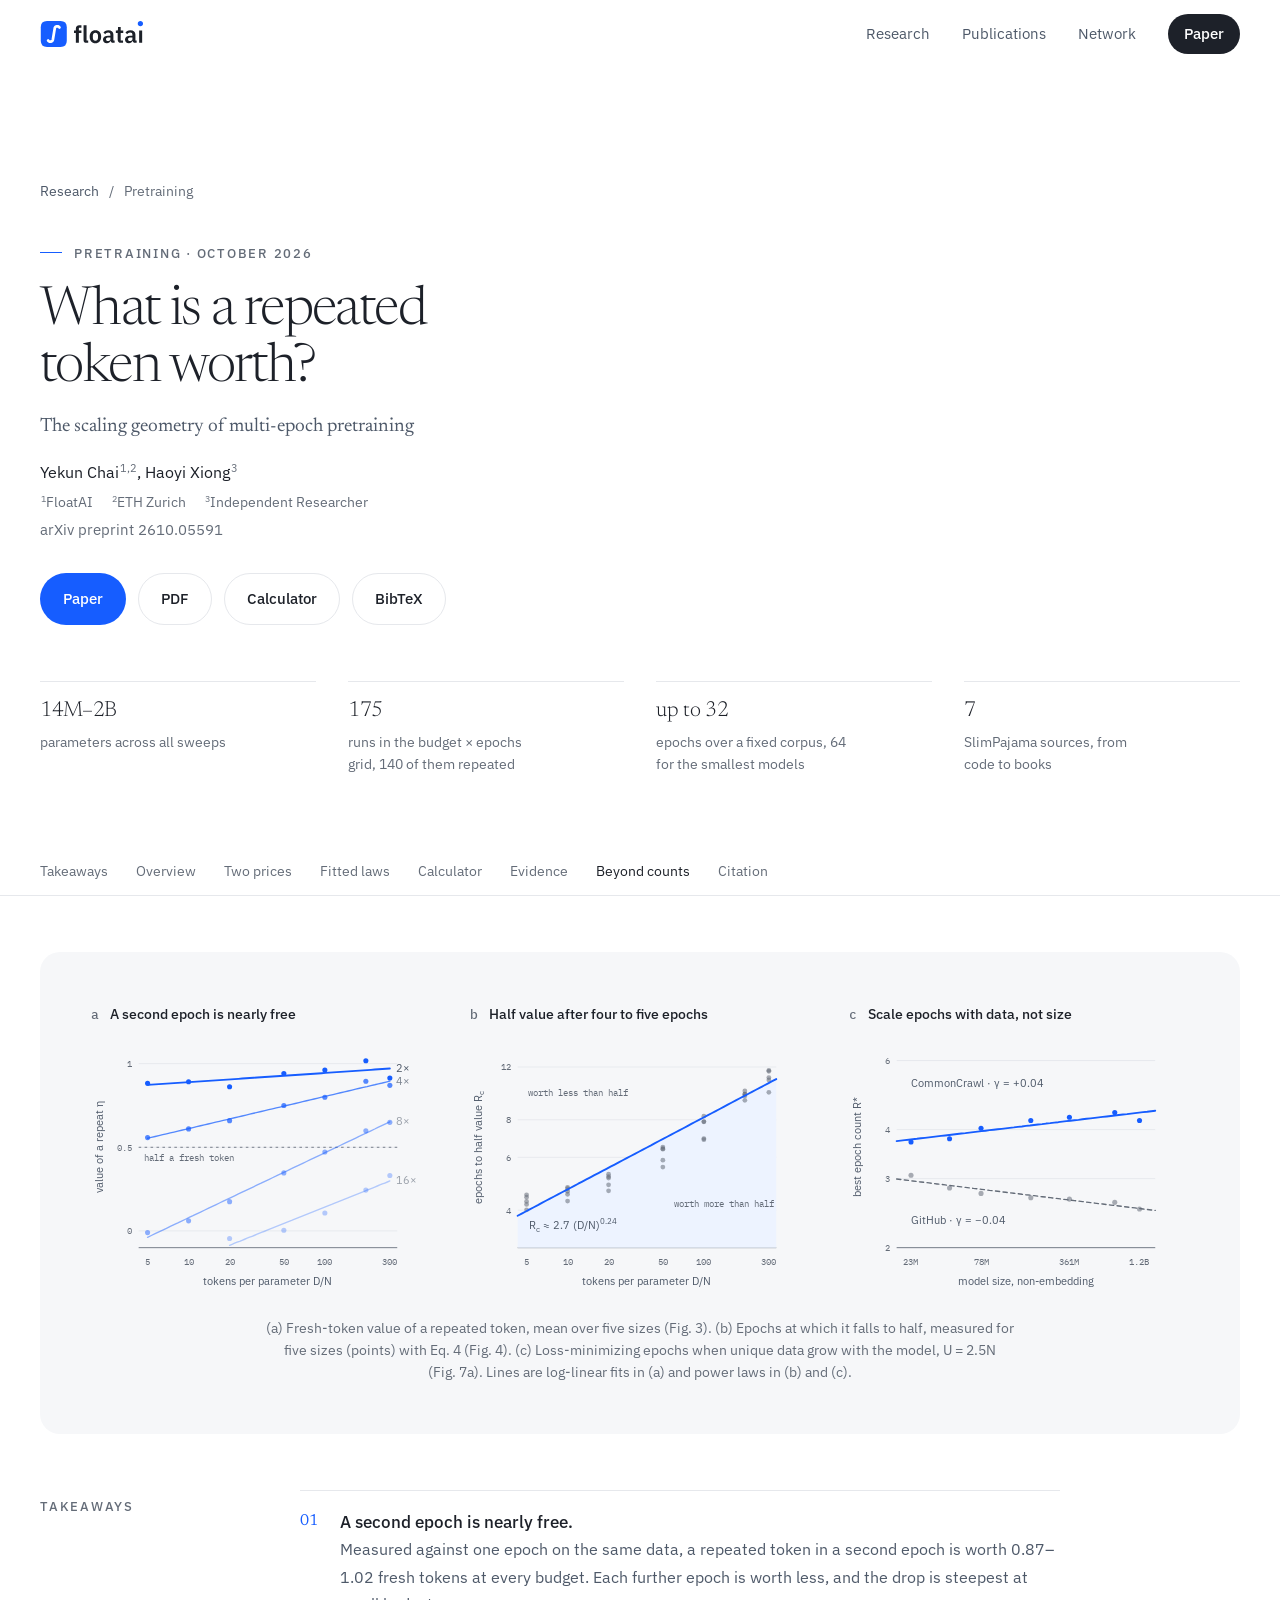
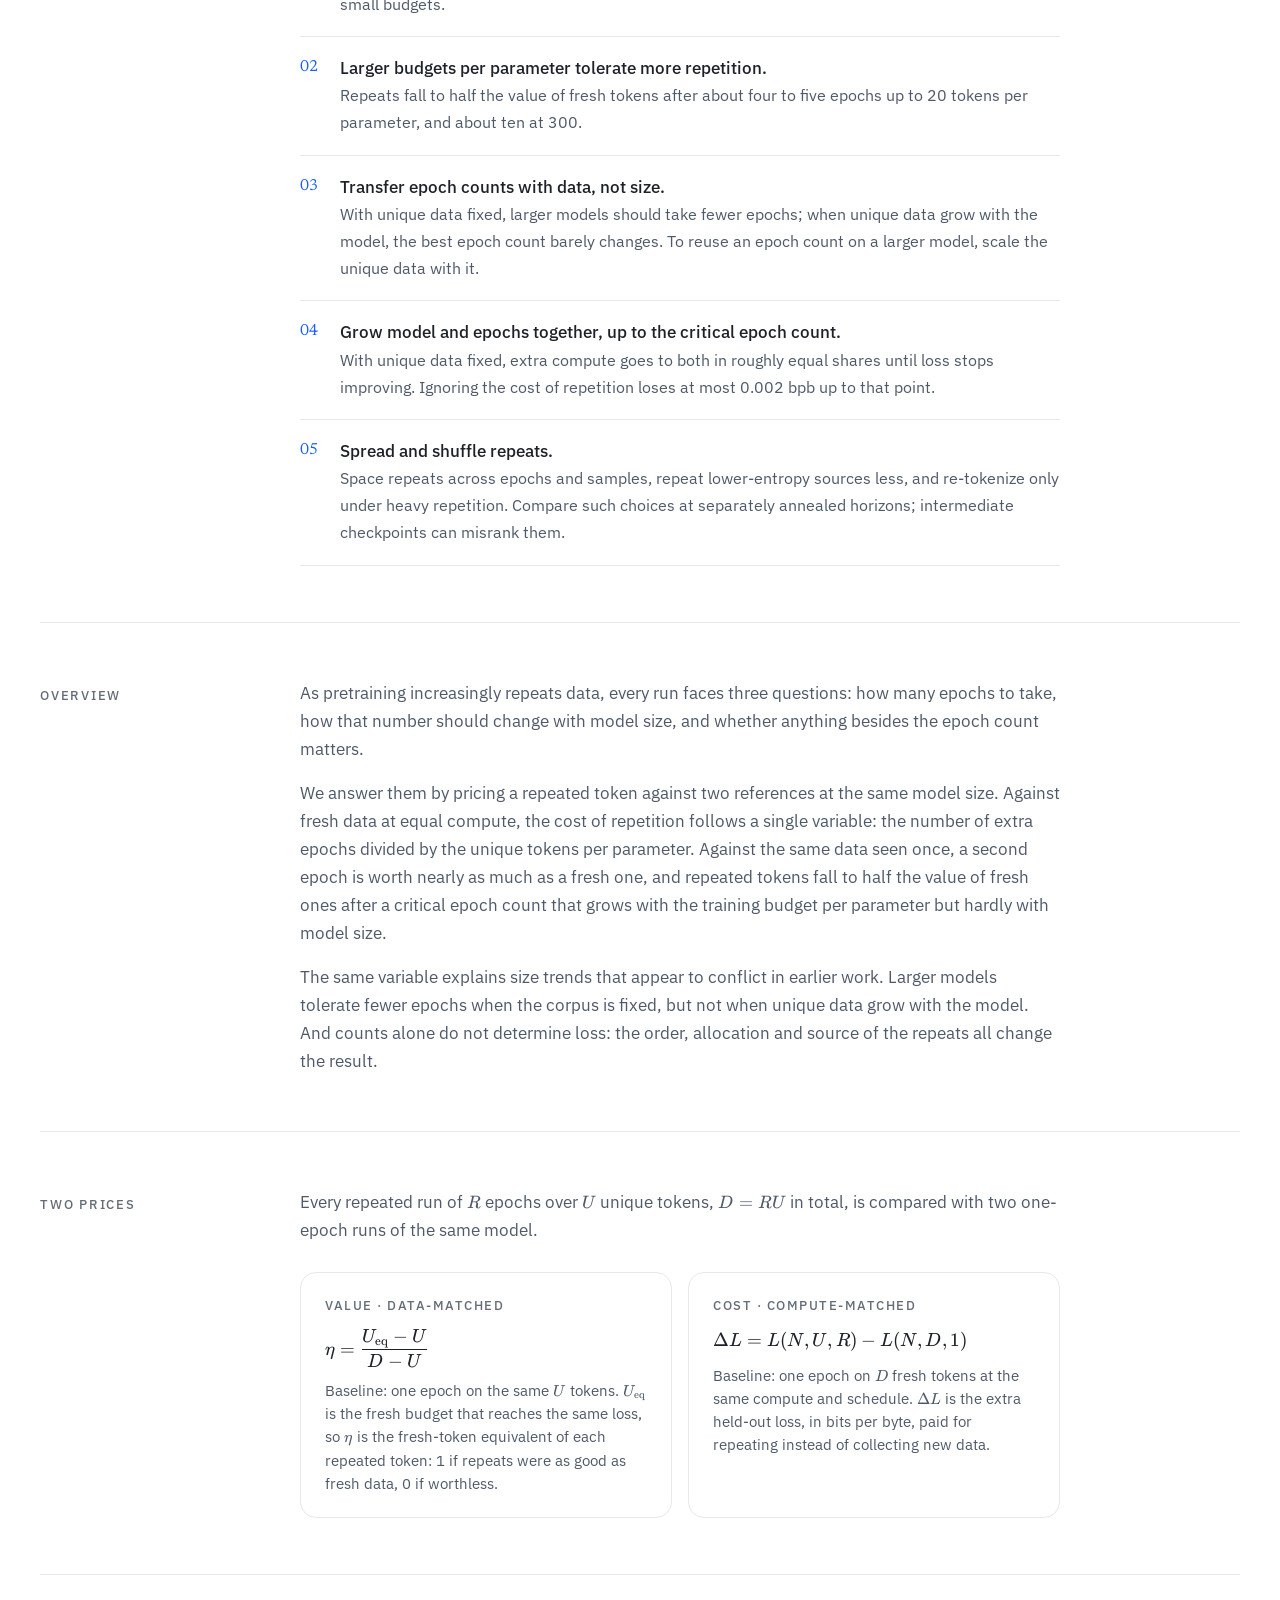
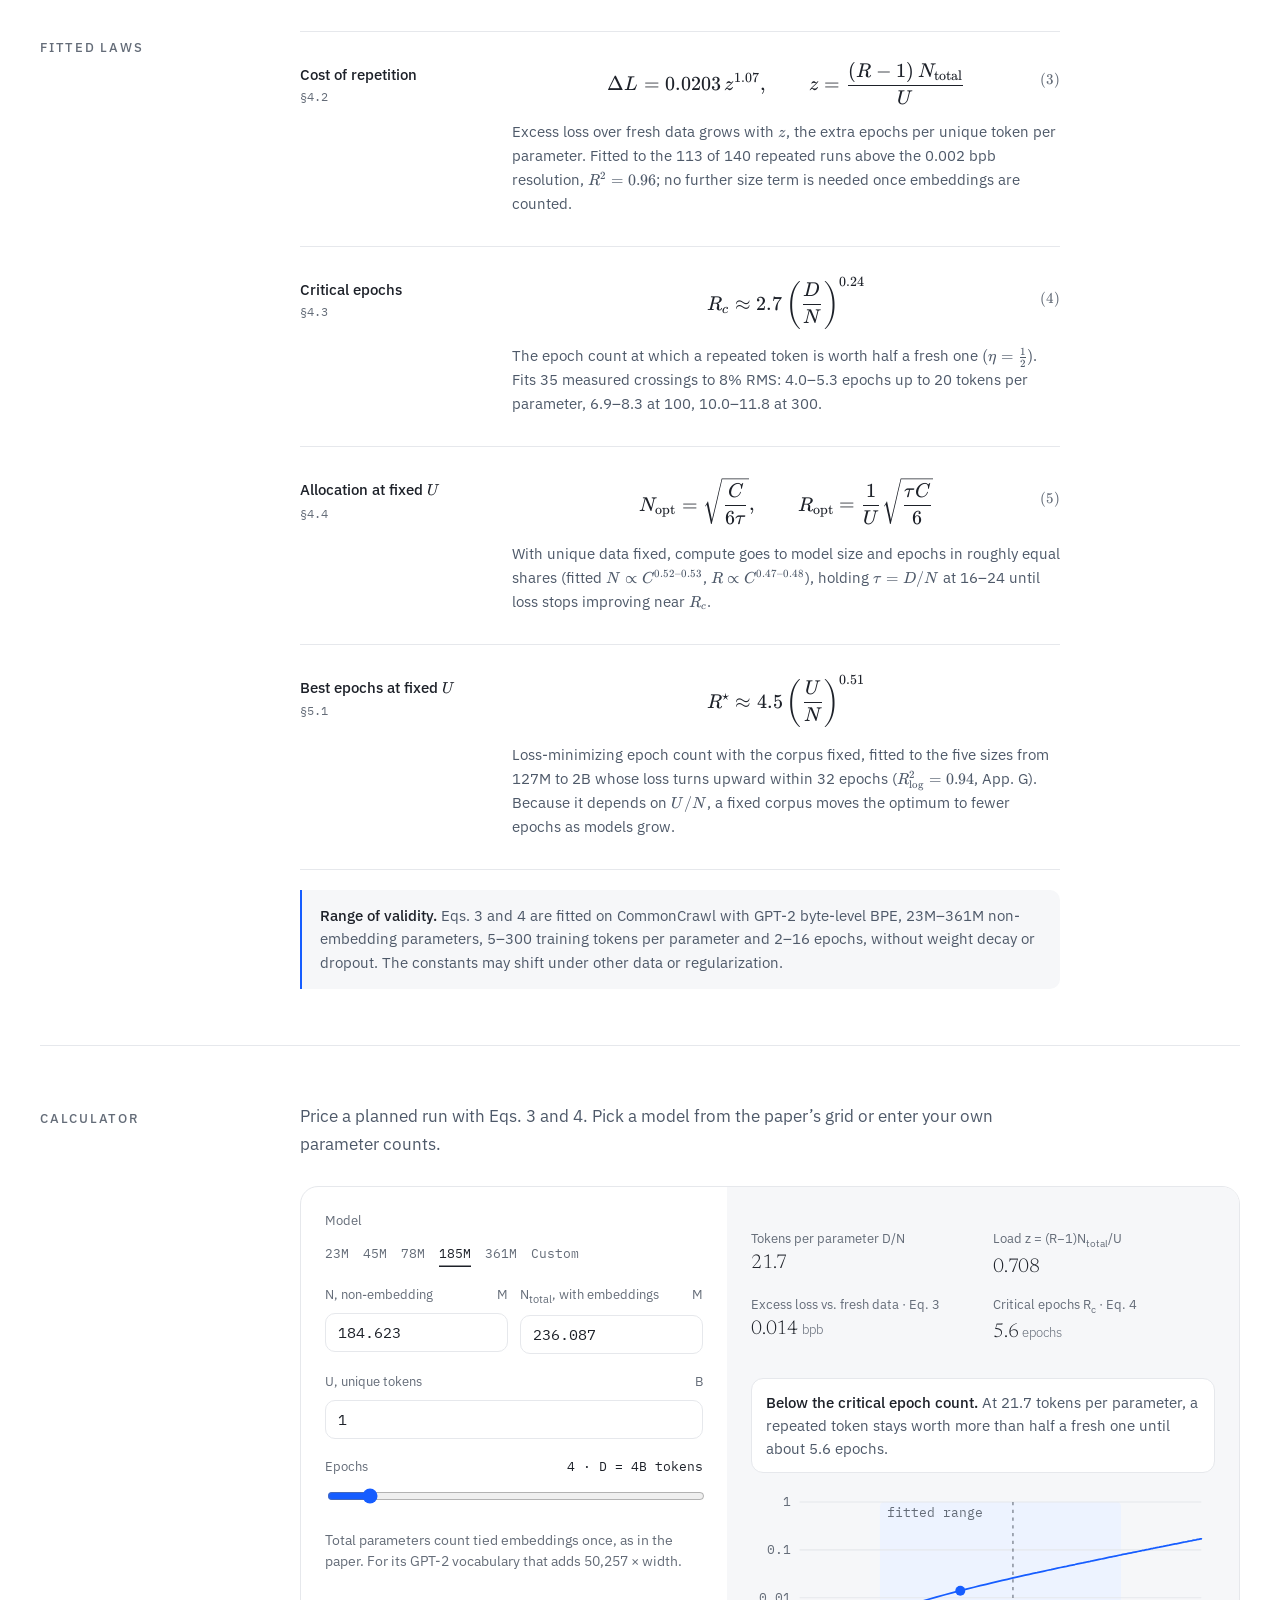
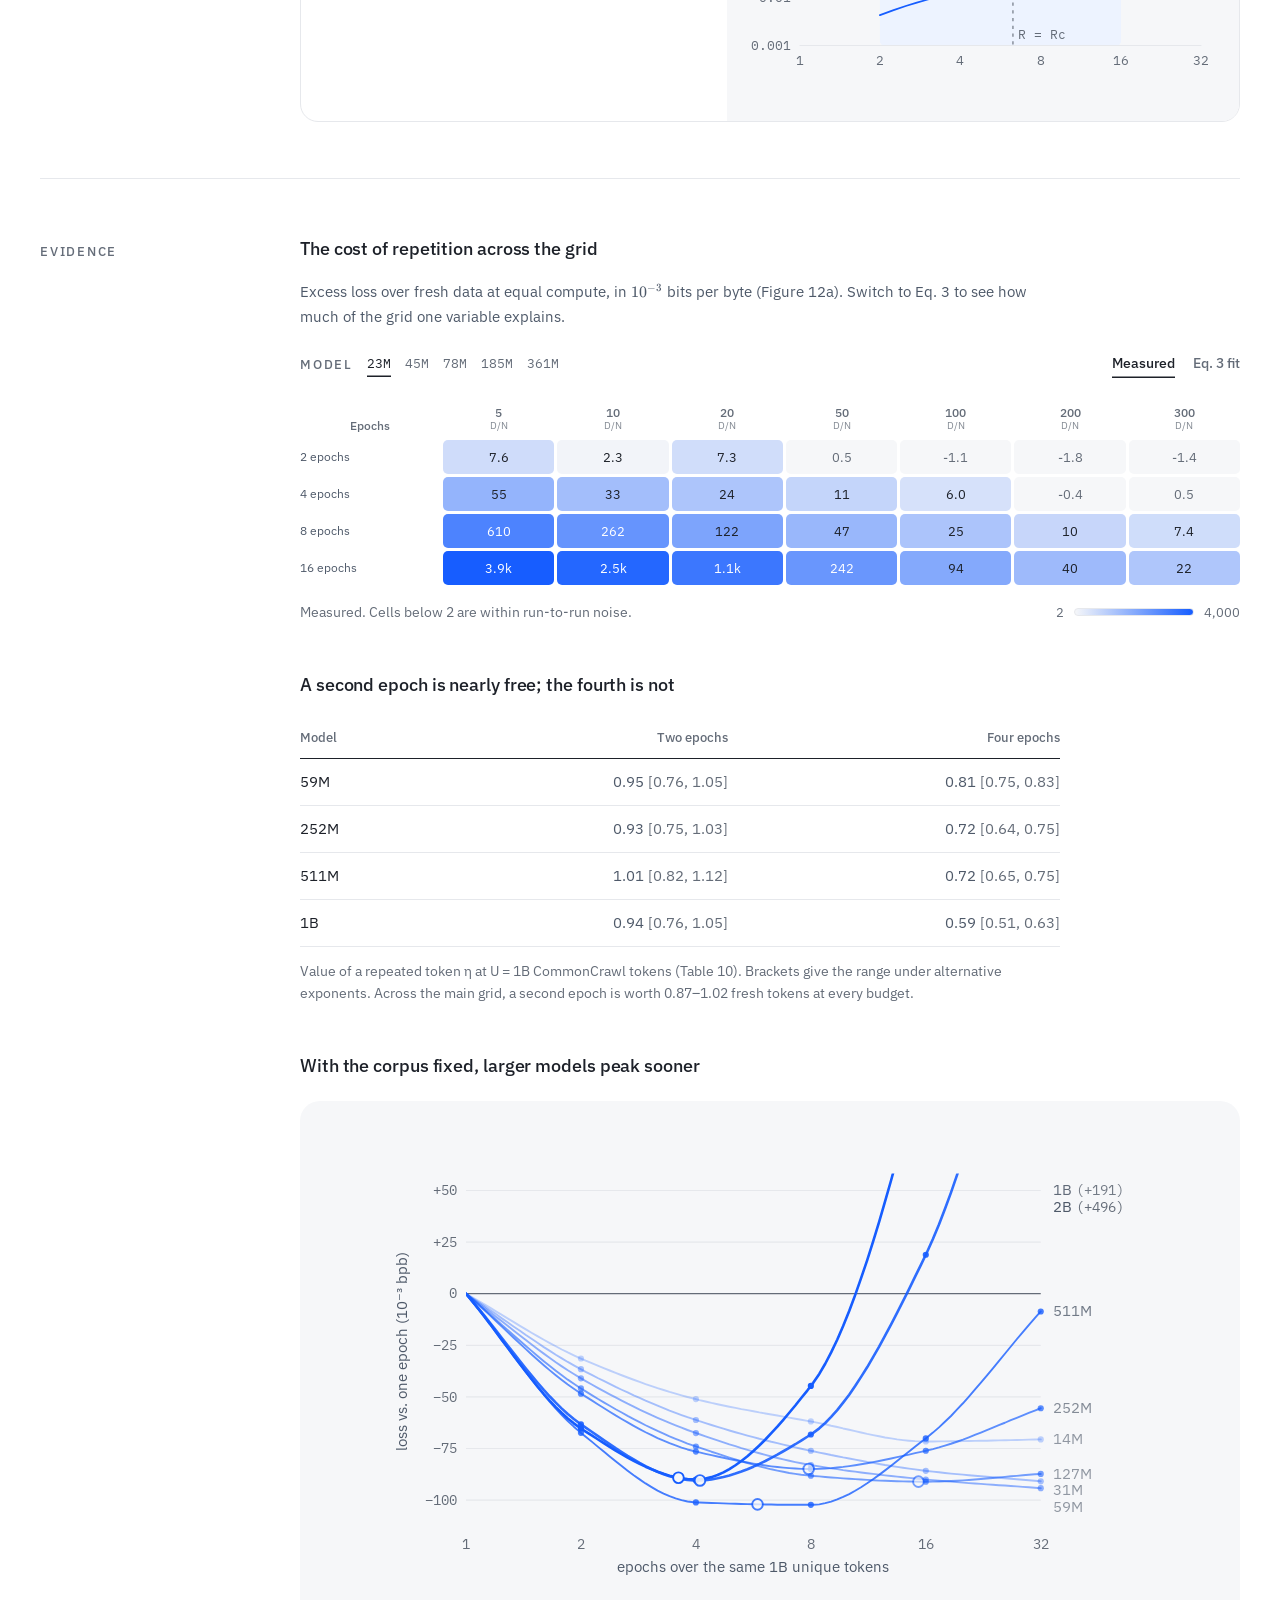
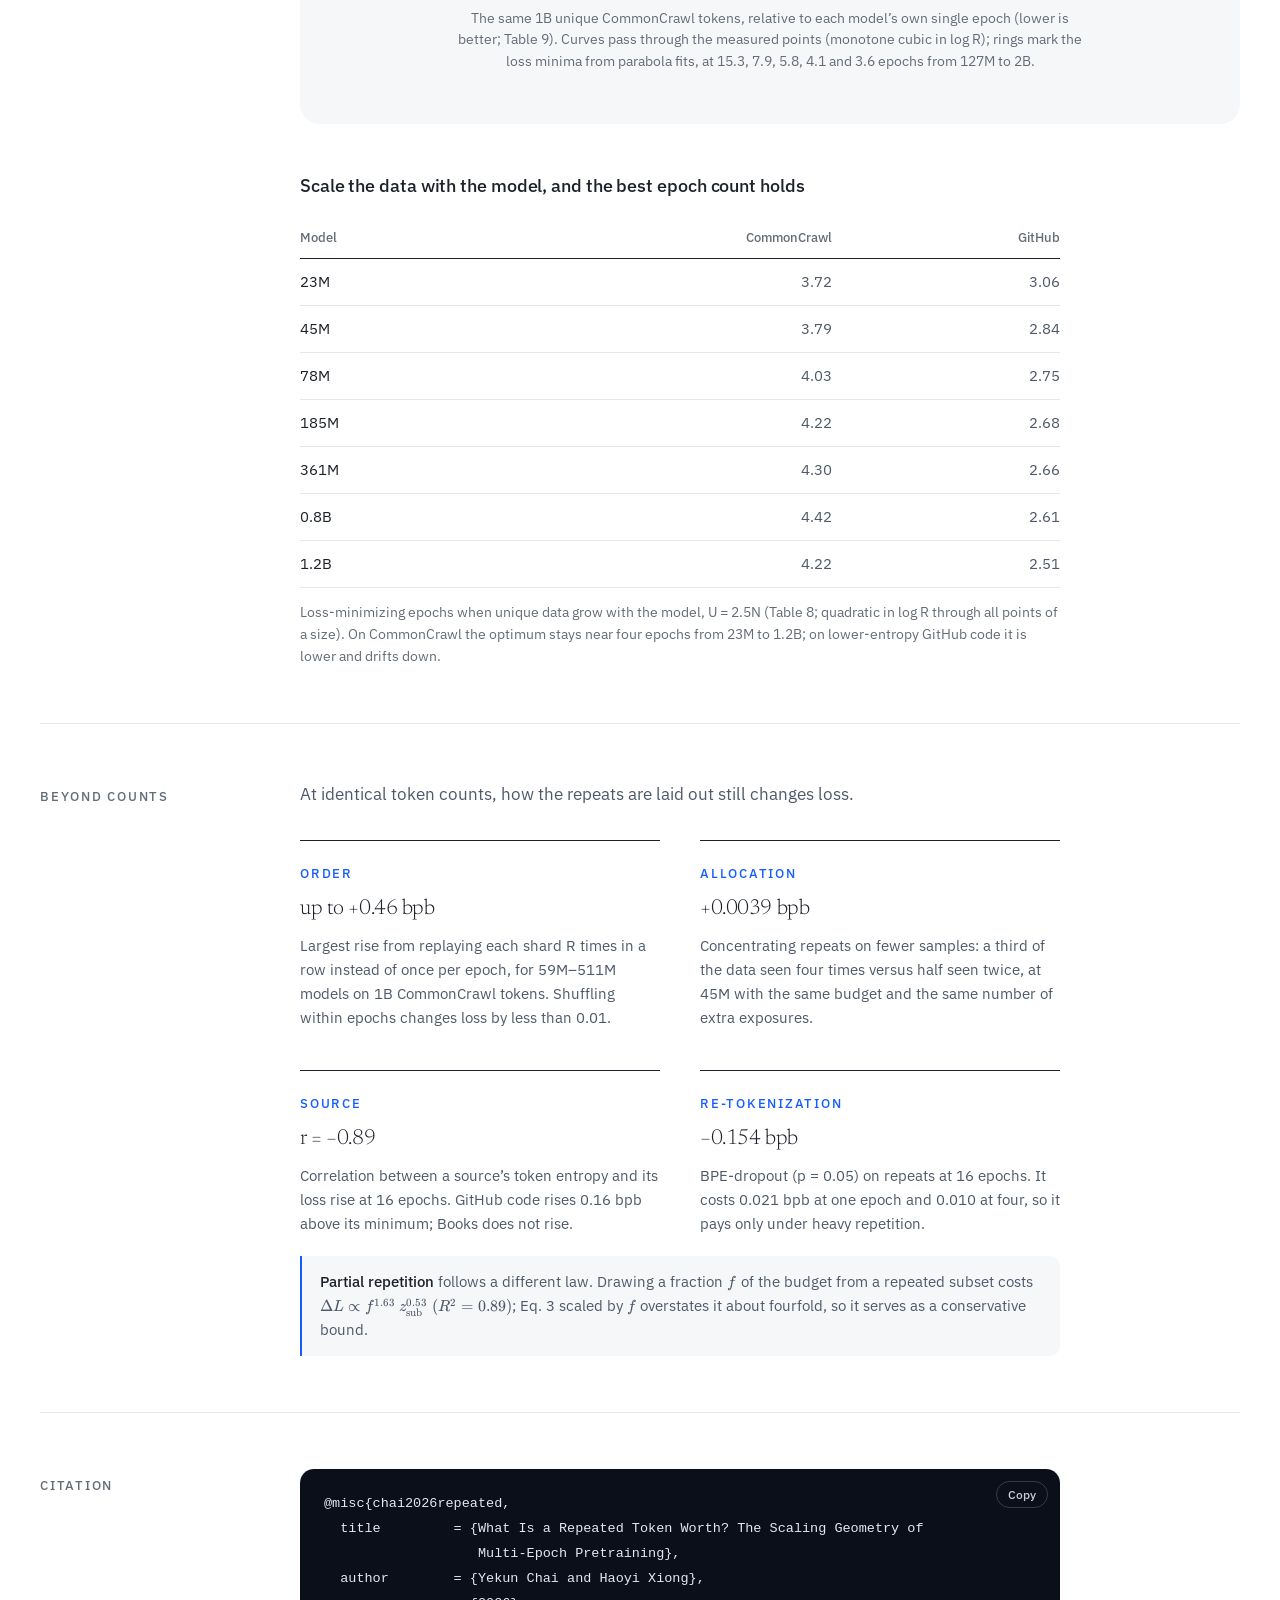
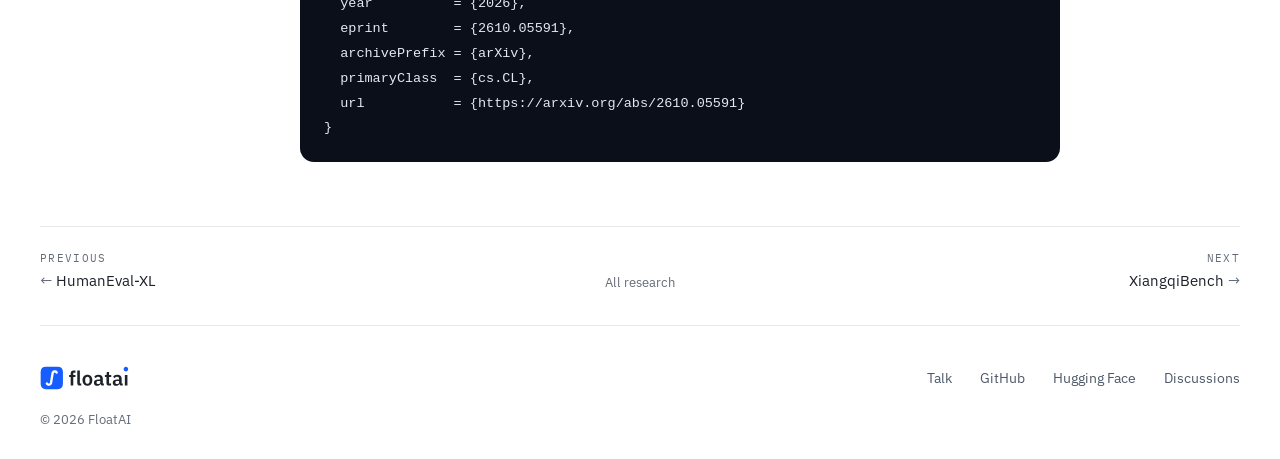
<file: research/repeated-tokens/index.html>
<!doctype html>
<html lang="en">
<head>
  <meta charset="utf-8" />
  <meta name="viewport" content="width=device-width, initial-scale=1" />
  <title>What Is a Repeated Token Worth? — FloatAI</title>
  <meta name="description" content="The scaling geometry of multi-epoch pretraining: pricing a repeated token against fresh data across models from 14M to 2B parameters, with a calculator for the fitted laws." />
  <meta name="theme-color" content="#ffffff" media="(prefers-color-scheme: light)" />
  <meta name="theme-color" content="#0c1016" media="(prefers-color-scheme: dark)" />
  <meta property="og:title" content="What Is a Repeated Token Worth? — FloatAI" />
  <meta property="og:description" content="The scaling geometry of multi-epoch pretraining." />
  <meta property="og:type" content="article" />
  <meta property="og:site_name" content="FloatAI" />
  <meta property="og:url" content="https://floatai.github.io/research/repeated-tokens/" />
  <meta property="og:image" content="https://floatai.github.io/assets/img/og/repeated-tokens.png" />
  <meta property="og:image:width" content="1200" />
  <meta property="og:image:height" content="630" />
  <meta name="twitter:card" content="summary_large_image" />
  <link rel="canonical" href="https://floatai.github.io/research/repeated-tokens/" />
  <meta name="citation_title" content="What Is a Repeated Token Worth? The Scaling Geometry of Multi-Epoch Pretraining" />
  <meta name="citation_author" content="Chai, Yekun" />
  <meta name="citation_author" content="Xiong, Haoyi" />
  <meta name="citation_publication_date" content="2026/10" />
  <meta name="citation_arxiv_id" content="2610.05591" />
  <meta name="citation_pdf_url" content="https://arxiv.org/pdf/2610.05591" />
  <link rel="icon" href="/favicon.ico" sizes="any" />
  <link rel="icon" type="image/png" sizes="32x32" href="/favicon-32.png" />
  <link rel="apple-touch-icon" href="/apple-touch-icon.png" />
  <link rel="preconnect" href="https://fonts.googleapis.com" />
  <link rel="preconnect" href="https://fonts.gstatic.com" crossorigin />
  <link href="https://fonts.googleapis.com/css2?family=IBM+Plex+Mono:wght@400;500&family=IBM+Plex+Sans:wght@400;500;600&family=Newsreader:ital,opsz,wght@0,6..72,300;0,6..72,400;1,6..72,300&display=swap" rel="stylesheet" />
  <link rel="stylesheet" href="/assets/css/site.css?v=20261009x" />
</head>
<body>
  <header class="nav">
    <div class="wrap nav__inner">
      <a class="nav__brand" href="/" aria-label="FloatAI home">
        <picture>
          <source srcset="/assets/brand/floatai-lockup-dark.svg" media="(prefers-color-scheme: dark)" />
          <img src="/assets/brand/floatai-lockup.svg" alt="FloatAI" width="122" height="33" />
        </picture>
      </a>
      <nav class="nav__links" aria-label="Primary">
        <a href="/#research">Research</a>
        <a href="/#publications">Publications</a>
        <a href="/#network">Network</a>
        <a class="nav__cta" href="https://arxiv.org/abs/2610.05591" target="_blank" rel="noopener">Paper</a>
      </nav>
    </div>
  </header>

  <main>
    <section class="wrap page-head">
      <nav class="crumbs" aria-label="Breadcrumb"><a href="/#research">Research</a><span aria-hidden="true">/</span><span>Pretraining</span></nav>
      <p class="overline">Pretraining · October 2026</p>
      <h1 class="page-title">What is a repeated token&nbsp;worth?</h1>
      <p class="page-paper">The scaling geometry of multi-epoch pretraining</p>
      <p class="page-authors">Yekun Chai<sup>1,2</sup>, Haoyi Xiong<sup>3</sup></p>
      <p class="page-affil"><span><sup>1</sup>FloatAI</span><span><sup>2</sup>ETH Zurich</span><span><sup>3</sup>Independent Researcher</span></p>
      <p class="page-venue">arXiv preprint 2610.05591</p>
      <div class="page-actions">
        <a class="btn btn--primary" href="https://arxiv.org/abs/2610.05591" target="_blank" rel="noopener">Paper</a>
        <a class="btn btn--ghost" href="https://arxiv.org/pdf/2610.05591" target="_blank" rel="noopener">PDF</a>
        <a class="btn btn--ghost" href="#calculator">Calculator</a>
        <a class="btn btn--ghost" href="#citation">BibTeX</a>
      </div>
      <div class="page-stats">
        <div><b>14M–2B</b><span>parameters across all sweeps</span></div>
        <div><b>175</b><span>runs in the budget × epochs grid, 140 of them repeated</span></div>
        <div><b>up to 32</b><span>epochs over a fixed corpus, 64 for the smallest models</span></div>
        <div><b>7</b><span>SlimPajama sources, from code to books</span></div>
      </div>
    </section>

    <nav class="toc" aria-label="On this page">
      <div class="wrap toc__inner">
        <a href="#takeaways">Takeaways</a>
        <a href="#overview">Overview</a>
        <a href="#prices">Two prices</a>
        <a href="#laws">Fitted laws</a>
        <a href="#calculator">Calculator</a>
        <a href="#evidence">Evidence</a>
        <a href="#beyond">Beyond counts</a>
        <a href="#citation">Citation</a>
      </div>
    </nav>

    <div class="wrap">
      <figure class="page-figure page-figure--chart fig-trio" style="margin-top:56px">
        <div class="fig-trio__grid">
          <div class="fig-trio__panel"><p class="fig-trio__k"><b>a</b> A second epoch is nearly free</p><svg class="chart" viewBox="0 0 400 300" role="img" aria-labelledby="rt-a-t"><title id="rt-a-t">Value of a repeated token against tokens per parameter, for 2, 4, 8 and 16 epochs. A second epoch stays near 1 at every budget; more epochs are worth less, most at small budgets.</title><path class="grid" d="M56 230.3H360"/><text class="tick" x="48" y="234.3" text-anchor="end">0</text><path class="grid" d="M56 132.0H360"/><text class="tick" x="48" y="136.0" text-anchor="end">0.5</text><path class="grid" d="M56 33.7H360"/><text class="tick" x="48" y="37.7" text-anchor="end">1</text><text class="tick" x="66.5" y="270" text-anchor="middle">5</text><text class="tick" x="114.7" y="270" text-anchor="middle">10</text><text class="tick" x="162.9" y="270" text-anchor="middle">20</text><text class="tick" x="226.7" y="270" text-anchor="middle">50</text><text class="tick" x="274.9" y="270" text-anchor="middle">100</text><text class="tick" x="351.3" y="270" text-anchor="middle">300</text><path class="ax" d="M56 250H360"/><text class="lbl" x="208" y="294" text-anchor="middle">tokens per parameter D/N</text><text class="lbl" x="14" y="132" text-anchor="middle" transform="rotate(-90 14 132)">value of a repeat η</text><path class="c-ref" d="M56 132.0H360"/><text class="tick" x="62" y="148.0">half a fresh token</text><path class="c-line c-line--hi" style="opacity:1.0" d="M66.5 58.7L70.9 58.4L75.4 58.1L79.8 57.8L84.3 57.5L88.7 57.2L93.2 56.9L97.6 56.6L102.1 56.3L106.5 56.0L111.0 55.7L115.4 55.4L119.9 55.1L124.3 54.8L128.8 54.5L133.2 54.2L137.7 53.9L142.1 53.6L146.6 53.3L151.0 53.0L155.5 52.7L159.9 52.4L164.4 52.1L168.8 51.8L173.3 51.5L177.7 51.2L182.2 50.9L186.6 50.6L191.1 50.3L195.5 50.0L200.0 49.7L204.4 49.4L208.9 49.1L213.3 48.8L217.8 48.5L222.2 48.2L226.7 47.9L231.1 47.6L235.6 47.3L240.0 47.0L244.5 46.7L248.9 46.4L253.4 46.1L257.8 45.8L262.3 45.5L266.7 45.2L271.2 44.9L275.6 44.6L280.1 44.3L284.5 44.0L289.0 43.7L293.4 43.4L297.9 43.1L302.3 42.8L306.8 42.5L311.2 42.2L315.7 41.9L320.1 41.6L324.6 41.3L329.0 41.0L333.5 40.6L337.9 40.3L342.4 40.0L346.8 39.7L351.3 39.4"/><circle class="c-dot" style="opacity:1.0" cx="66.5" cy="56.7" r="3"/><circle class="c-dot" style="opacity:1.0" cx="114.7" cy="54.9" r="3"/><circle class="c-dot" style="opacity:1.0" cx="162.9" cy="60.8" r="3"/><circle class="c-dot" style="opacity:1.0" cx="226.7" cy="45.3" r="3"/><circle class="c-dot" style="opacity:1.0" cx="274.9" cy="41.1" r="3"/><circle class="c-dot" style="opacity:1.0" cx="323.1" cy="30.3" r="3"/><circle class="c-dot" style="opacity:1.0" cx="351.3" cy="50.6" r="3"/><path class="c-line" style="opacity:0.72" d="M66.5 121.4L70.9 120.4L75.4 119.3L79.8 118.3L84.3 117.2L88.7 116.2L93.2 115.1L97.6 114.1L102.1 113.0L106.5 112.0L111.0 110.9L115.4 109.9L119.9 108.8L124.3 107.8L128.8 106.7L133.2 105.7L137.7 104.6L142.1 103.6L146.6 102.5L151.0 101.5L155.5 100.4L159.9 99.4L164.4 98.3L168.8 97.3L173.3 96.2L177.7 95.2L182.2 94.1L186.6 93.1L191.1 92.0L195.5 91.0L200.0 89.9L204.4 88.9L208.9 87.8L213.3 86.8L217.8 85.7L222.2 84.7L226.7 83.6L231.1 82.6L235.6 81.5L240.0 80.5L244.5 79.4L248.9 78.4L253.4 77.3L257.8 76.3L262.3 75.2L266.7 74.2L271.2 73.1L275.6 72.1L280.1 71.0L284.5 70.0L289.0 68.9L293.4 67.9L297.9 66.8L302.3 65.8L306.8 64.7L311.2 63.7L315.7 62.6L320.1 61.6L324.6 60.6L329.0 59.5L333.5 58.5L337.9 57.4L342.4 56.4L346.8 55.3L351.3 54.3"/><circle class="c-dot" style="opacity:0.72" cx="66.5" cy="120.6" r="3"/><circle class="c-dot" style="opacity:0.72" cx="114.7" cy="110.4" r="3"/><circle class="c-dot" style="opacity:0.72" cx="162.9" cy="100.7" r="3"/><circle class="c-dot" style="opacity:0.72" cx="226.7" cy="82.8" r="3"/><circle class="c-dot" style="opacity:0.72" cx="274.9" cy="73.2" r="3"/><circle class="c-dot" style="opacity:0.72" cx="323.1" cy="54.3" r="3"/><circle class="c-dot" style="opacity:0.72" cx="351.3" cy="59.2" r="3"/><path class="c-line" style="opacity:0.48" d="M66.5 237.8L70.9 235.7L75.4 233.6L79.8 231.5L84.3 229.3L88.7 227.2L93.2 225.1L97.6 223.0L102.1 220.9L106.5 218.7L111.0 216.6L115.4 214.5L119.9 212.4L124.3 210.2L128.8 208.1L133.2 206.0L137.7 203.9L142.1 201.8L146.6 199.6L151.0 197.5L155.5 195.4L159.9 193.3L164.4 191.1L168.8 189.0L173.3 186.9L177.7 184.8L182.2 182.6L186.6 180.5L191.1 178.4L195.5 176.3L200.0 174.2L204.4 172.0L208.9 169.9L213.3 167.8L217.8 165.7L222.2 163.5L226.7 161.4L231.1 159.3L235.6 157.2L240.0 155.0L244.5 152.9L248.9 150.8L253.4 148.7L257.8 146.6L262.3 144.4L266.7 142.3L271.2 140.2L275.6 138.1L280.1 135.9L284.5 133.8L289.0 131.7L293.4 129.6L297.9 127.4L302.3 125.3L306.8 123.2L311.2 121.1L315.7 119.0L320.1 116.8L324.6 114.7L329.0 112.6L333.5 110.5L337.9 108.3L342.4 106.2L346.8 104.1L351.3 102.0"/><circle class="c-dot" style="opacity:0.48" cx="66.5" cy="232.3" r="3"/><circle class="c-dot" style="opacity:0.48" cx="114.7" cy="218.5" r="3"/><circle class="c-dot" style="opacity:0.48" cx="162.9" cy="195.9" r="3"/><circle class="c-dot" style="opacity:0.48" cx="226.7" cy="162.1" r="3"/><circle class="c-dot" style="opacity:0.48" cx="274.9" cy="137.5" r="3"/><circle class="c-dot" style="opacity:0.48" cx="323.1" cy="112.7" r="3"/><circle class="c-dot" style="opacity:0.48" cx="351.3" cy="102.7" r="3"/><path class="c-line" style="opacity:0.3" d="M162.9 247.2L165.9 246.0L168.8 244.8L171.8 243.6L174.7 242.5L177.6 241.3L180.6 240.1L183.5 238.9L186.5 237.7L189.4 236.6L192.4 235.4L195.3 234.2L198.2 233.0L201.2 231.8L204.1 230.7L207.1 229.5L210.0 228.3L213.0 227.1L215.9 225.9L218.8 224.8L221.8 223.6L224.7 222.4L227.7 221.2L230.6 220.0L233.6 218.8L236.5 217.7L239.4 216.5L242.4 215.3L245.3 214.1L248.3 212.9L251.2 211.8L254.2 210.6L257.1 209.4L260.1 208.2L263.0 207.0L265.9 205.9L268.9 204.7L271.8 203.5L274.8 202.3L277.7 201.1L280.7 199.9L283.6 198.8L286.5 197.6L289.5 196.4L292.4 195.2L295.4 194.0L298.3 192.9L301.3 191.7L304.2 190.5L307.1 189.3L310.1 188.1L313.0 187.0L316.0 185.8L318.9 184.6L321.9 183.4L324.8 182.2L327.7 181.1L330.7 179.9L333.6 178.7L336.6 177.5L339.5 176.3L342.5 175.1L345.4 174.0L348.4 172.8L351.3 171.6"/><circle class="c-dot" style="opacity:0.3" cx="162.9" cy="239.2" r="3"/><circle class="c-dot" style="opacity:0.3" cx="226.7" cy="229.5" r="3"/><circle class="c-dot" style="opacity:0.3" cx="274.9" cy="209.3" r="3"/><circle class="c-dot" style="opacity:0.3" cx="323.1" cy="182.3" r="3"/><circle class="c-dot" style="opacity:0.3" cx="351.3" cy="165.2" r="3"/><text class="lbl t-accent" style="opacity:1.0" x="358.3" y="43.4">2×</text><text class="lbl t-accent" style="opacity:0.72" x="358.3" y="58.4">4×</text><text class="lbl t-accent" style="opacity:0.55" x="358.3" y="106.0">8×</text><text class="lbl t-accent" style="opacity:0.55" x="358.3" y="175.6">16×</text></svg></div>
          <div class="fig-trio__panel"><p class="fig-trio__k"><b>b</b> Half value after four to five epochs</p><svg class="chart" viewBox="0 0 400 300" role="img" aria-labelledby="rt-b-t"><title id="rt-b-t">Critical epoch count, where a repeated token is worth half a fresh one, against tokens per parameter. Points for five model sizes from 23M to 361M overlap; the fitted law rises from about 4 to about 11.</title><path class="grid" d="M56 205.9H360"/><text class="tick" x="48" y="209.9" text-anchor="end">4</text><path class="grid" d="M56 143.8H360"/><text class="tick" x="48" y="147.8" text-anchor="end">6</text><path class="grid" d="M56 99.7H360"/><text class="tick" x="48" y="103.7" text-anchor="end">8</text><path class="grid" d="M56 37.6H360"/><text class="tick" x="48" y="41.6" text-anchor="end">12</text><text class="tick" x="66.5" y="270" text-anchor="middle">5</text><text class="tick" x="114.7" y="270" text-anchor="middle">10</text><text class="tick" x="162.9" y="270" text-anchor="middle">20</text><text class="tick" x="226.7" y="270" text-anchor="middle">50</text><text class="tick" x="274.9" y="270" text-anchor="middle">100</text><text class="tick" x="351.3" y="270" text-anchor="middle">300</text><path class="ax" d="M56 250H360"/><text class="lbl" x="208" y="294" text-anchor="middle">tokens per parameter D/N</text><text class="lbl" x="14" y="132" text-anchor="middle" transform="rotate(-90 14 132)">epochs to half value R<tspan dy="3" font-size="0.75em">c</tspan></text><path class="c-zone" d="M56.0 212.5L60.8 210.0L65.5 207.5L70.2 205.0L75.0 202.5L79.8 200.0L84.5 197.4L89.2 194.9L94.0 192.4L98.8 189.9L103.5 187.4L108.2 184.9L113.0 182.4L117.8 179.9L122.5 177.4L127.2 174.8L132.0 172.3L136.8 169.8L141.5 167.3L146.2 164.8L151.0 162.3L155.8 159.8L160.5 157.3L165.2 154.8L170.0 152.3L174.8 149.7L179.5 147.2L184.2 144.7L189.0 142.2L193.8 139.7L198.5 137.2L203.2 134.7L208.0 132.2L212.8 129.7L217.5 127.1L222.2 124.6L227.0 122.1L231.8 119.6L236.5 117.1L241.2 114.6L246.0 112.1L250.8 109.6L255.5 107.1L260.2 104.5L265.0 102.0L269.8 99.5L274.5 97.0L279.2 94.5L284.0 92.0L288.8 89.5L293.5 87.0L298.2 84.5L303.0 81.9L307.8 79.4L312.5 76.9L317.2 74.4L322.0 71.9L326.8 69.4L331.5 66.9L336.2 64.4L341.0 61.9L345.7 59.4L350.5 56.8L355.2 54.3L360.0 51.8L360 250L56 250Z"/><text class="tick" x="298.3" y="202.1" text-anchor="middle">worth more than half</text><text class="tick" x="127.4" y="71.8" text-anchor="middle">worth less than half</text><circle class="c-dot c-dot--mute" cx="66.5" cy="199.2" r="2.8"/><circle class="c-dot c-dot--mute" cx="114.7" cy="187.2" r="2.8"/><circle class="c-dot c-dot--mute" cx="162.9" cy="176.1" r="2.8"/><circle class="c-dot c-dot--mute" cx="226.7" cy="155.2" r="2.8"/><circle class="c-dot c-dot--mute" cx="274.9" cy="121.7" r="2.8"/><circle class="c-dot c-dot--mute" cx="323.1" cy="71.6" r="2.8"/><circle class="c-dot c-dot--mute" cx="351.3" cy="41.5" r="2.8"/><circle class="c-dot c-dot--mute" cx="66.5" cy="205.5" r="2.8"/><circle class="c-dot c-dot--mute" cx="114.7" cy="195.2" r="2.8"/><circle class="c-dot c-dot--mute" cx="162.9" cy="183.2" r="2.8"/><circle class="c-dot c-dot--mute" cx="226.7" cy="147.2" r="2.8"/><circle class="c-dot c-dot--mute" cx="274.9" cy="123.1" r="2.8"/><circle class="c-dot c-dot--mute" cx="323.1" cy="69.6" r="2.8"/><circle class="c-dot c-dot--mute" cx="351.3" cy="52.8" r="2.8"/><circle class="c-dot c-dot--mute" cx="66.5" cy="195.6" r="2.8"/><circle class="c-dot c-dot--mute" cx="114.7" cy="183.8" r="2.8"/><circle class="c-dot c-dot--mute" cx="162.9" cy="168.1" r="2.8"/><circle class="c-dot c-dot--mute" cx="226.7" cy="134.2" r="2.8"/><circle class="c-dot c-dot--mute" cx="274.9" cy="101.7" r="2.8"/><circle class="c-dot c-dot--mute" cx="323.1" cy="76.8" r="2.8"/><circle class="c-dot c-dot--mute" cx="351.3" cy="67.4" r="2.8"/><circle class="c-dot c-dot--mute" cx="66.5" cy="190.6" r="2.8"/><circle class="c-dot c-dot--mute" cx="114.7" cy="180.6" r="2.8"/><circle class="c-dot c-dot--mute" cx="162.9" cy="166.6" r="2.8"/><circle class="c-dot c-dot--mute" cx="226.7" cy="133.7" r="2.8"/><circle class="c-dot c-dot--mute" cx="274.9" cy="102.0" r="2.8"/><circle class="c-dot c-dot--mute" cx="323.1" cy="69.4" r="2.8"/><circle class="c-dot c-dot--mute" cx="351.3" cy="50.0" r="2.8"/><circle class="c-dot c-dot--mute" cx="66.5" cy="187.9" r="2.8"/><circle class="c-dot c-dot--mute" cx="114.7" cy="179.0" r="2.8"/><circle class="c-dot c-dot--mute" cx="162.9" cy="163.7" r="2.8"/><circle class="c-dot c-dot--mute" cx="226.7" cy="131.8" r="2.8"/><circle class="c-dot c-dot--mute" cx="274.9" cy="95.4" r="2.8"/><circle class="c-dot c-dot--mute" cx="323.1" cy="65.7" r="2.8"/><circle class="c-dot c-dot--mute" cx="351.3" cy="42.7" r="2.8"/><path class="c-line c-line--hi" d="M56.0 212.5L60.8 210.0L65.5 207.5L70.2 205.0L75.0 202.5L79.8 200.0L84.5 197.4L89.2 194.9L94.0 192.4L98.8 189.9L103.5 187.4L108.2 184.9L113.0 182.4L117.8 179.9L122.5 177.4L127.2 174.8L132.0 172.3L136.8 169.8L141.5 167.3L146.2 164.8L151.0 162.3L155.8 159.8L160.5 157.3L165.2 154.8L170.0 152.3L174.8 149.7L179.5 147.2L184.2 144.7L189.0 142.2L193.8 139.7L198.5 137.2L203.2 134.7L208.0 132.2L212.8 129.7L217.5 127.1L222.2 124.6L227.0 122.1L231.8 119.6L236.5 117.1L241.2 114.6L246.0 112.1L250.8 109.6L255.5 107.1L260.2 104.5L265.0 102.0L269.8 99.5L274.5 97.0L279.2 94.5L284.0 92.0L288.8 89.5L293.5 87.0L298.2 84.5L303.0 81.9L307.8 79.4L312.5 76.9L317.2 74.4L322.0 71.9L326.8 69.4L331.5 66.9L336.2 64.4L341.0 61.9L345.7 59.4L350.5 56.8L355.2 54.3L360.0 51.8"/><text class="lbl t-accent" x="69.2" y="228.6">R<tspan dy="3" font-size="0.75em">c</tspan><tspan dy="-3"> ≈ 2.7 (D/N)</tspan><tspan dy="-6" font-size="0.75em">0.24</tspan></text></svg></div>
          <div class="fig-trio__panel"><p class="fig-trio__k"><b>c</b> Scale epochs with data, not size</p><svg class="chart" viewBox="0 0 400 300" role="img" aria-labelledby="rt-c-t"><title id="rt-c-t">Loss-minimizing epoch count against model size when unique data grow with the model, U = 2.5N. CommonCrawl stays near four epochs from 23M to 1.2B; GitHub is lower and drifts down.</title><path class="grid" d="M56 250.0H360"/><text class="tick" x="48" y="254.0" text-anchor="end">2</text><path class="grid" d="M56 168.8H360"/><text class="tick" x="48" y="172.8" text-anchor="end">3</text><path class="grid" d="M56 111.2H360"/><text class="tick" x="48" y="115.2" text-anchor="end">4</text><path class="grid" d="M56 30.0H360"/><text class="tick" x="48" y="34.0" text-anchor="end">6</text><text class="tick" x="72.6" y="270" text-anchor="middle">23M</text><text class="tick" x="155.3" y="270" text-anchor="middle">78M</text><text class="tick" x="259.1" y="270" text-anchor="middle">361M</text><text class="tick" x="340.5" y="270" text-anchor="middle">1.2B</text><path class="ax" d="M56 250H360"/><text class="lbl" x="208" y="294" text-anchor="middle">model size, non-embedding</text><text class="lbl" x="14" y="132" text-anchor="middle" transform="rotate(-90 14 132)">best epoch count R*</text><path class="c-line c-line--hi" d="M56.0 124.8L60.8 124.2L65.5 123.6L70.2 123.1L75.0 122.5L79.8 122.0L84.5 121.4L89.2 120.9L94.0 120.3L98.8 119.7L103.5 119.2L108.2 118.6L113.0 118.1L117.8 117.5L122.5 117.0L127.2 116.4L132.0 115.8L136.8 115.3L141.5 114.7L146.2 114.2L151.0 113.6L155.8 113.0L160.5 112.5L165.2 111.9L170.0 111.4L174.8 110.8L179.5 110.3L184.2 109.7L189.0 109.1L193.8 108.6L198.5 108.0L203.3 107.5L208.0 106.9L212.8 106.4L217.5 105.8L222.2 105.2L227.0 104.7L231.7 104.1L236.5 103.6L241.2 103.0L246.0 102.5L250.7 101.9L255.5 101.3L260.2 100.8L265.0 100.2L269.8 99.7L274.5 99.1L279.2 98.5L284.0 98.0L288.8 97.4L293.5 96.9L298.2 96.3L303.0 95.8L307.8 95.2L312.5 94.6L317.2 94.1L322.0 93.5L326.8 93.0L331.5 92.4L336.2 91.9L341.0 91.3L345.7 90.7L350.5 90.2L355.2 89.6L360.0 89.1"/><circle class="c-dot" cx="72.9" cy="125.7" r="3"/><circle class="c-dot" cx="118.2" cy="122.0" r="3"/><circle class="c-dot" cx="155.2" cy="109.7" r="3"/><circle class="c-dot" cx="213.7" cy="100.5" r="3"/><circle class="c-dot" cx="259.1" cy="96.7" r="3"/><circle class="c-dot" cx="312.4" cy="91.2" r="3"/><circle class="c-dot" cx="341.5" cy="100.5" r="3"/><text class="lbl t-accent" x="72.6" y="60.6">CommonCrawl · γ = +0.04</text><path class="c-line c-line--mute" stroke-dasharray="5 4" d="M56.0 169.3L60.8 169.9L65.5 170.4L70.2 171.0L75.0 171.6L79.8 172.2L84.5 172.8L89.2 173.3L94.0 173.9L98.8 174.5L103.5 175.1L108.2 175.6L113.0 176.2L117.8 176.8L122.5 177.4L127.2 178.0L132.0 178.5L136.8 179.1L141.5 179.7L146.2 180.3L151.0 180.8L155.8 181.4L160.5 182.0L165.2 182.6L170.0 183.1L174.8 183.7L179.5 184.3L184.2 184.9L189.0 185.5L193.8 186.0L198.5 186.6L203.3 187.2L208.0 187.8L212.8 188.3L217.5 188.9L222.2 189.5L227.0 190.1L231.7 190.6L236.5 191.2L241.2 191.8L246.0 192.4L250.7 193.0L255.5 193.5L260.2 194.1L265.0 194.7L269.8 195.3L274.5 195.8L279.2 196.4L284.0 197.0L288.8 197.6L293.5 198.2L298.2 198.7L303.0 199.3L307.8 199.9L312.5 200.5L317.2 201.0L322.0 201.6L326.8 202.2L331.5 202.8L336.2 203.3L341.0 203.9L345.7 204.5L350.5 205.1L355.2 205.7L360.0 206.2"/><circle class="c-dot c-dot--mute" cx="72.9" cy="164.8" r="3"/><circle class="c-dot c-dot--mute" cx="118.2" cy="179.8" r="3"/><circle class="c-dot c-dot--mute" cx="155.2" cy="186.2" r="3"/><circle class="c-dot c-dot--mute" cx="213.7" cy="191.4" r="3"/><circle class="c-dot c-dot--mute" cx="259.1" cy="192.9" r="3"/><circle class="c-dot c-dot--mute" cx="312.4" cy="196.7" r="3"/><circle class="c-dot c-dot--mute" cx="341.5" cy="204.5" r="3"/><text class="lbl" x="72.6" y="222.0">GitHub · γ = −0.04</text></svg></div>
        </div>
        <figcaption>(a)&nbsp;Fresh-token value of a repeated token, mean over five sizes (Fig.&nbsp;3). (b)&nbsp;Epochs at which it falls to half, measured for five sizes (points) with Eq.&nbsp;4 (Fig.&nbsp;4). (c)&nbsp;Loss-minimizing epochs when unique data grow with the model, U&nbsp;=&nbsp;2.5N (Fig.&nbsp;7a). Lines are log-linear fits in (a) and power laws in (b) and (c).</figcaption>
      </figure>
    </div>

    <div class="wrap">
      <section class="block" id="takeaways">
        <h2 class="block__label">Takeaways</h2>
        <div class="block__body">
          <ul class="questions">
            <li><div><b>A second epoch is nearly free.</b><span>Measured against one epoch on the same data, a repeated token in a second epoch is worth 0.87–1.02 fresh tokens at every budget. Each further epoch is worth less, and the drop is steepest at small budgets.</span></div></li>
            <li><div><b>Larger budgets per parameter tolerate more repetition.</b><span>Repeats fall to half the value of fresh tokens after about four to five epochs up to 20 tokens per parameter, and about ten at 300.</span></div></li>
            <li><div><b>Transfer epoch counts with data, not size.</b><span>With unique data fixed, larger models should take fewer epochs; when unique data grow with the model, the best epoch count barely changes. To reuse an epoch count on a larger model, scale the unique data with it.</span></div></li>
            <li><div><b>Grow model and epochs together, up to the critical epoch count.</b><span>With unique data fixed, extra compute goes to both in roughly equal shares until loss stops improving. Ignoring the cost of repetition loses at most 0.002 bpb up to that point.</span></div></li>
            <li><div><b>Spread and shuffle repeats.</b><span>Space repeats across epochs and samples, repeat lower-entropy sources less, and re-tokenize only under heavy repetition. Compare such choices at separately annealed horizons; intermediate checkpoints can misrank them.</span></div></li>
          </ul>
        </div>
      </section>

      <section class="block" id="overview">
        <h2 class="block__label">Overview</h2>
        <div class="block__body">
          <p>As pretraining increasingly repeats data, every run faces three questions: how many epochs to take, how that number should change with model size, and whether anything besides the epoch count matters.</p>
          <p>We answer them by pricing a repeated token against two references at the same model size. Against fresh data at equal compute, the cost of repetition follows a single variable: the number of extra epochs divided by the unique tokens per parameter. Against the same data seen once, a second epoch is worth nearly as much as a fresh one, and repeated tokens fall to half the value of fresh ones after a critical epoch count that grows with the training budget per parameter but hardly with model size.</p>
          <p>The same variable explains size trends that appear to conflict in earlier work. Larger models tolerate fewer epochs when the corpus is fixed, but not when unique data grow with the model. And counts alone do not determine loss: the order, allocation and source of the repeats all change the result.</p>
        </div>
      </section>

      <section class="block" id="prices">
        <h2 class="block__label">Two prices</h2>
        <div class="block__body" data-math>
          <p class="lede">Every repeated run of \(R\) epochs over \(U\) unique tokens, \(D = RU\) in total, is compared with two one-epoch runs of the same model.</p>
          <div class="duo" style="margin-top:28px">
            <div>
              <small>Value · data-matched</small>
              <div class="duo__eq">\[ \eta = \frac{U_{\mathrm{eq}} - U}{D - U} \]</div>
              <p>Baseline: one epoch on the same \(U\) tokens. \(U_{\mathrm{eq}}\) is the fresh budget that reaches the same loss, so \(\eta\) is the fresh-token equivalent of each repeated token: 1 if repeats were as good as fresh data, 0 if worthless.</p>
            </div>
            <div>
              <small>Cost · compute-matched</small>
              <div class="duo__eq">\[ \Delta L = L(N, U, R) - L(N, D, 1) \]</div>
              <p>Baseline: one epoch on \(D\) fresh tokens at the same compute and schedule. \(\Delta L\) is the extra held-out loss, in bits per byte, paid for repeating instead of collecting new data.</p>
            </div>
          </div>
        </div>
      </section>

      <section class="block" id="laws">
        <h2 class="block__label">Fitted laws</h2>
        <div class="block__body">
          <ol class="laws" data-math>
            <li class="law">
              <h3 class="law__name">Cost of repetition <span class="law__ref">§4.2</span></h3>
              <div class="law__body">
                <div class="law__eq">\[ \Delta L = 0.0203\, z^{1.07}, \qquad z = \frac{(R-1)\,N_{\mathrm{total}}}{U} \tag{3} \]</div>
                <p>Excess loss over fresh data grows with \(z\), the extra epochs per unique token per parameter. Fitted to the 113 of 140 repeated runs above the 0.002 bpb resolution, \(R^2 = 0.96\); no further size term is needed once embeddings are counted.</p>
              </div>
            </li>
            <li class="law">
              <h3 class="law__name">Critical epochs <span class="law__ref">§4.3</span></h3>
              <div class="law__body">
                <div class="law__eq">\[ R_c \approx 2.7 \left(\frac{D}{N}\right)^{0.24} \tag{4} \]</div>
                <p>The epoch count at which a repeated token is worth half a fresh one \((\eta = \tfrac12)\). Fits 35 measured crossings to 8% RMS: 4.0–5.3 epochs up to 20 tokens per parameter, 6.9–8.3 at 100, 10.0–11.8 at 300.</p>
              </div>
            </li>
            <li class="law">
              <h3 class="law__name">Allocation at fixed \(U\) <span class="law__ref">§4.4</span></h3>
              <div class="law__body">
                <div class="law__eq">\[ N_{\mathrm{opt}} = \sqrt{\frac{C}{6\tau}}, \qquad R_{\mathrm{opt}} = \frac{1}{U}\sqrt{\frac{\tau C}{6}} \tag{5} \]</div>
                <p>With unique data fixed, compute goes to model size and epochs in roughly equal shares (fitted \(N \propto C^{0.52\text{–}0.53}\), \(R \propto C^{0.47\text{–}0.48}\)), holding \(\tau = D/N\) at 16–24 until loss stops improving near \(R_c\).</p>
              </div>
            </li>
            <li class="law">
              <h3 class="law__name">Best epochs at fixed \(U\) <span class="law__ref">§5.1</span></h3>
              <div class="law__body">
                <div class="law__eq">\[ R^{\star} \approx 4.5 \left(\frac{U}{N}\right)^{0.51} \]</div>
                <p>Loss-minimizing epoch count with the corpus fixed, fitted to the five sizes from 127M to 2B whose loss turns upward within 32 epochs (\(R^2_{\log} = 0.94\), App. G). Because it depends on \(U/N\), a fixed corpus moves the optimum to fewer epochs as models grow.</p>
              </div>
            </li>
          </ol>
          <p class="note"><b>Range of validity.</b> Eqs. 3 and 4 are fitted on CommonCrawl with GPT-2 byte-level BPE, 23M–361M non-embedding parameters, 5–300 training tokens per parameter and 2–16 epochs, without weight decay or dropout. The constants may shift under other data or regularization.</p>
        </div>
      </section>

      <section class="block block--wide" id="calculator">
        <h2 class="block__label">Calculator</h2>
        <div class="block__body">
          <p class="lede" style="max-width:760px">Price a planned run with Eqs. 3 and 4. Pick a model from the paper’s grid or enter your own parameter counts.</p>
          <form class="calc" id="calc" style="margin-top:28px" onsubmit="return false">
            <div class="calc__in">
              <div class="field">
                <span class="field__label" id="preset-l">Model</span>
                <div class="seg seg--mono" role="group" aria-labelledby="preset-l" id="presets"></div>
              </div>
              <div class="field__row">
                <div class="field">
                  <label for="in-n"><span>N, non-embedding</span> <span>M</span></label>
                  <input id="in-n" type="number" min="1" step="any" inputmode="decimal" />
                </div>
                <div class="field">
                  <label for="in-nt"><span>N<sub>total</sub>, with embeddings</span> <span>M</span></label>
                  <input id="in-nt" type="number" min="1" step="any" inputmode="decimal" />
                </div>
              </div>
              <div class="field">
                  <label for="in-u">U, unique tokens <span>B</span></label>
                <input id="in-u" type="number" min="0.001" step="any" inputmode="decimal" />
              </div>
              <div class="field">
                <label for="in-r">Epochs <output id="out-r" for="in-r"></output></label>
                <input id="in-r" type="range" min="1" max="32" step="1" />
              </div>
              <p class="src">Total parameters count tied embeddings once, as in the paper. For its GPT-2 vocabulary that adds 50,257 × width.</p>
            </div>
            <div class="calc__out" aria-live="polite">
              <dl class="readout">
                <div><dt>Tokens per parameter D/N</dt><dd id="o-tpp"></dd></div>
                <div><dt>Load z = (R−1)N<sub>total</sub>/U</dt><dd id="o-z"></dd></div>
                <div><dt>Excess loss vs. fresh data · Eq. 3</dt><dd id="o-dl"></dd></div>
                <div><dt>Critical epochs R<sub>c</sub> · Eq. 4</dt><dd id="o-rc"></dd></div>
              </dl>
              <div class="verdict" id="o-verdict"></div>
              <svg class="chart" id="calc-chart" viewBox="0 0 420 170" role="img" aria-label="Predicted excess loss against epochs for the chosen model and unique data"></svg>
              <ul class="flags" id="o-flags"></ul>
            </div>
          </form>
        </div>
      </section>

      <section class="block block--wide" id="evidence">
        <h2 class="block__label">Evidence</h2>
        <div class="block__body">
          <h3 class="sub" style="margin-top:0">The cost of repetition across the grid</h3>
          <p class="small" style="max-width:760px;color:var(--ink-2)" data-math>Excess loss over fresh data at equal compute, in \(10^{-3}\) bits per byte (Figure 12a). Switch to Eq. 3 to see how much of the grid one variable explains.</p>
          <div class="toolbar" style="margin-top:20px">
            <div class="toolbar__group"><span class="toolbar__label" id="sz-l">Model</span><div class="seg seg--mono" role="group" aria-labelledby="sz-l" id="grid-size"></div></div>
            <div class="toolbar__group"><div class="seg" role="group" aria-label="Values" id="grid-mode"><button type="button" data-mode="m" aria-pressed="true">Measured</button><button type="button" data-mode="p" aria-pressed="false">Eq. 3 fit</button></div></div>
          </div>
          <div class="heat-scroll"><table class="heat" id="grid-heat"></table></div>
          <div class="toolbar" style="margin:14px 0 0"><span class="src" id="grid-note"></span><span class="legend"><span>2</span><span class="legend__ramp" aria-hidden="true"></span><span>4,000</span></span></div>

          <h3 class="sub">A second epoch is nearly free; the fourth is not</h3>
          <div class="tbl-scroll" style="margin-top:16px">
            <table class="tbl" style="max-width:760px">
              <caption>Value of a repeated token η at U = 1B CommonCrawl tokens (Table 10). Brackets give the range under alternative exponents. Across the main grid, a second epoch is worth 0.87–1.02 fresh tokens at every budget.</caption>
              <thead><tr><th scope="col">Model</th><th scope="col">Two epochs</th><th scope="col">Four epochs</th></tr></thead>
              <tbody>
                <tr><th scope="row">59M</th><td>0.95 <span class="muted">[0.76, 1.05]</span></td><td>0.81 <span class="muted">[0.75, 0.83]</span></td></tr>
                <tr><th scope="row">252M</th><td>0.93 <span class="muted">[0.75, 1.03]</span></td><td>0.72 <span class="muted">[0.64, 0.75]</span></td></tr>
                <tr><th scope="row">511M</th><td>1.01 <span class="muted">[0.82, 1.12]</span></td><td>0.72 <span class="muted">[0.65, 0.75]</span></td></tr>
                <tr><th scope="row">1B</th><td>0.94 <span class="muted">[0.76, 1.05]</span></td><td>0.59 <span class="muted">[0.51, 0.63]</span></td></tr>
              </tbody>
            </table>
          </div>

          <h3 class="sub">With the corpus fixed, larger models peak sooner</h3>
          <figure class="page-figure page-figure--chart" style="margin-top:20px">
            <svg class="chart" viewBox="0 0 640 360" role="img" aria-labelledby="rt-fu-t"><title id="rt-fu-t">Loss change from repeating one billion unique tokens, relative to one epoch, for eight sizes from 14M to 2B. Small models keep improving up to 16 or 32 epochs; the 1B and 2B models are best near four epochs and lose ground quickly after.</title><path class="grid" d="M64 293.1H548"/><text class="tick" x="56" y="297.1" text-anchor="end">−100</text><path class="grid" d="M64 249.7H548"/><text class="tick" x="56" y="253.7" text-anchor="end">−75</text><path class="grid" d="M64 206.2H548"/><text class="tick" x="56" y="210.2" text-anchor="end">−50</text><path class="grid" d="M64 162.8H548"/><text class="tick" x="56" y="166.8" text-anchor="end">−25</text><path class="ax" d="M64 119.3H548"/><text class="tick" x="56" y="123.3" text-anchor="end">0</text><path class="grid" d="M64 75.9H548"/><text class="tick" x="56" y="79.9" text-anchor="end">+25</text><path class="grid" d="M64 32.4H548"/><text class="tick" x="56" y="36.4" text-anchor="end">+50</text><text class="tick" x="64.0" y="334" text-anchor="middle">1</text><text class="tick" x="160.8" y="334" text-anchor="middle">2</text><text class="tick" x="257.6" y="334" text-anchor="middle">4</text><text class="tick" x="354.4" y="334" text-anchor="middle">8</text><text class="tick" x="451.2" y="334" text-anchor="middle">16</text><text class="tick" x="548.0" y="334" text-anchor="middle">32</text><text class="lbl" x="306" y="354" text-anchor="middle">epochs over the same 1B unique tokens</text><text class="lbl" x="14" y="168" text-anchor="middle" transform="rotate(-90 14 168)">loss vs. one epoch (10⁻³ bpb)</text><defs><clipPath id="rt-fu-clip"><rect x="64" y="18" width="488" height="300"/></clipPath></defs><g clip-path="url(#rt-fu-clip)"><path class="c-line" style="opacity:0.26" d="M64.0 119.3L69.0 122.2L74.1 125.1L79.1 128.1L84.2 131.1L89.2 134.2L94.2 137.2L99.3 140.3L104.3 143.3L109.4 146.4L114.4 149.4L119.5 152.4L124.5 155.3L129.5 158.1L134.6 160.9L139.6 163.6L144.7 166.3L149.7 168.8L154.8 171.2L159.8 173.5L164.8 175.7L169.9 177.8L174.9 179.9L180.0 182.0L185.0 184.0L190.0 186.0L195.1 188.0L200.1 189.9L205.2 191.8L210.2 193.6L215.2 195.4L220.3 197.1L225.3 198.8L230.4 200.4L235.4 202.0L240.5 203.5L245.5 204.9L250.5 206.3L255.6 207.6L260.6 208.9L265.7 210.1L270.7 211.3L275.8 212.4L280.8 213.5L285.8 214.5L290.9 215.5L295.9 216.5L301.0 217.4L306.0 218.3L311.0 219.3L316.1 220.2L321.1 221.0L326.2 221.9L331.2 222.8L336.2 223.7L341.3 224.6L346.3 225.5L351.4 226.4L356.4 227.3L361.5 228.3L366.5 229.3L371.5 230.5L376.6 231.6L381.6 232.8L386.7 233.9L391.7 235.1L396.7 236.2L401.8 237.4L406.8 238.4L411.9 239.4L416.9 240.4L422.0 241.2L427.0 242.0L432.0 242.6L437.1 243.1L442.1 243.5L447.2 243.7L452.2 243.8L457.2 243.8L462.3 243.7L467.3 243.7L472.4 243.6L477.4 243.6L482.5 243.5L487.5 243.4L492.5 243.3L497.6 243.2L502.6 243.1L507.7 242.9L512.7 242.8L517.8 242.7L522.8 242.6L527.8 242.5L532.9 242.4L537.9 242.2L543.0 242.1L548.0 242.0"/><circle class="c-dot" style="opacity:0.26" cx="160.8" cy="173.9" r="2.6"/><circle class="c-dot" style="opacity:0.26" cx="257.6" cy="208.1" r="2.6"/><circle class="c-dot" style="opacity:0.26" cx="354.4" cy="226.9" r="2.6"/><circle class="c-dot" style="opacity:0.26" cx="451.2" cy="243.8" r="2.6"/><circle class="c-dot" style="opacity:0.26" cx="548.0" cy="242.0" r="2.6"/><path class="c-line" style="opacity:0.37" d="M64.0 119.3L69.0 122.7L74.1 126.1L79.1 129.5L84.2 133.0L89.2 136.5L94.2 140.1L99.3 143.6L104.3 147.1L109.4 150.6L114.4 154.1L119.5 157.5L124.5 160.9L129.5 164.3L134.6 167.5L139.6 170.7L144.7 173.8L149.7 176.8L154.8 179.7L159.8 182.4L164.8 185.1L169.9 187.7L174.9 190.3L180.0 192.8L185.0 195.3L190.0 197.8L195.1 200.2L200.1 202.5L205.2 204.9L210.2 207.1L215.2 209.4L220.3 211.5L225.3 213.6L230.4 215.7L235.4 217.7L240.5 219.6L245.5 221.5L250.5 223.3L255.6 225.0L260.6 226.7L265.7 228.3L270.7 229.9L275.8 231.5L280.8 233.0L285.8 234.5L290.9 236.0L295.9 237.4L301.0 238.8L306.0 240.1L311.0 241.5L316.1 242.7L321.1 244.0L326.2 245.2L331.2 246.4L336.2 247.6L341.3 248.8L346.3 249.9L351.4 251.0L356.4 252.0L361.5 253.1L366.5 254.1L371.5 255.2L376.6 256.2L381.6 257.2L386.7 258.1L391.7 259.1L396.7 260.0L401.8 261.0L406.8 261.8L411.9 262.7L416.9 263.6L422.0 264.4L427.0 265.2L432.0 265.9L437.1 266.6L442.1 267.3L447.2 268.0L452.2 268.6L457.2 269.2L462.3 269.7L467.3 270.3L472.4 270.8L477.4 271.3L482.5 271.7L487.5 272.2L492.5 272.6L497.6 273.1L502.6 273.5L507.7 273.9L512.7 274.3L517.8 274.7L522.8 275.2L527.8 275.6L532.9 276.0L537.9 276.4L543.0 276.9L548.0 277.3"/><circle class="c-dot" style="opacity:0.37" cx="160.8" cy="182.9" r="2.6"/><circle class="c-dot" style="opacity:0.37" cx="257.6" cy="225.7" r="2.6"/><circle class="c-dot" style="opacity:0.37" cx="354.4" cy="251.6" r="2.6"/><circle class="c-dot" style="opacity:0.37" cx="451.2" cy="268.5" r="2.6"/><circle class="c-dot" style="opacity:0.37" cx="548.0" cy="277.3" r="2.6"/><path class="c-line" style="opacity:0.47" d="M64.0 119.3L69.0 123.1L74.1 126.9L79.1 130.8L84.2 134.7L89.2 138.7L94.2 142.6L99.3 146.6L104.3 150.6L109.4 154.5L114.4 158.4L119.5 162.3L124.5 166.1L129.5 169.8L134.6 173.5L139.6 177.1L144.7 180.5L149.7 183.8L154.8 187.0L159.8 190.0L164.8 192.9L169.9 195.8L174.9 198.6L180.0 201.4L185.0 204.1L190.0 206.7L195.1 209.3L200.1 211.9L205.2 214.4L210.2 216.9L215.2 219.2L220.3 221.6L225.3 223.8L230.4 226.0L235.4 228.1L240.5 230.2L245.5 232.2L250.5 234.1L255.6 235.9L260.6 237.7L265.7 239.5L270.7 241.2L275.8 242.9L280.8 244.5L285.8 246.2L290.9 247.7L295.9 249.3L301.0 250.8L306.0 252.3L311.0 253.7L316.1 255.1L321.1 256.4L326.2 257.7L331.2 258.9L336.2 260.0L341.3 261.1L346.3 262.1L351.4 263.1L356.4 263.9L361.5 264.8L366.5 265.6L371.5 266.4L376.6 267.1L381.6 267.9L386.7 268.6L391.7 269.2L396.7 269.9L401.8 270.5L406.8 271.1L411.9 271.7L416.9 272.3L422.0 272.8L427.0 273.4L432.0 273.9L437.1 274.4L442.1 274.9L447.2 275.4L452.2 275.9L457.2 276.3L462.3 276.8L467.3 277.2L472.4 277.6L477.4 278.0L482.5 278.4L487.5 278.8L492.5 279.1L497.6 279.5L502.6 279.9L507.7 280.2L512.7 280.6L517.8 280.9L522.8 281.3L527.8 281.6L532.9 282.0L537.9 282.3L543.0 282.7L548.0 283.1"/><circle class="c-dot" style="opacity:0.47" cx="160.8" cy="190.6" r="2.6"/><circle class="c-dot" style="opacity:0.47" cx="257.6" cy="236.7" r="2.6"/><circle class="c-dot" style="opacity:0.47" cx="354.4" cy="263.6" r="2.6"/><circle class="c-dot" style="opacity:0.47" cx="451.2" cy="275.8" r="2.6"/><circle class="c-dot" style="opacity:0.47" cx="548.0" cy="283.1" r="2.6"/><path class="c-line" style="opacity:0.58" d="M64.0 119.3L69.0 123.5L74.1 127.8L79.1 132.2L84.2 136.6L89.2 141.1L94.2 145.6L99.3 150.0L104.3 154.5L109.4 159.0L114.4 163.4L119.5 167.7L124.5 172.0L129.5 176.2L134.6 180.3L139.6 184.2L144.7 188.0L149.7 191.7L154.8 195.2L159.8 198.5L164.8 201.6L169.9 204.7L174.9 207.8L180.0 210.8L185.0 213.7L190.0 216.6L195.1 219.4L200.1 222.2L205.2 224.9L210.2 227.5L215.2 230.1L220.3 232.5L225.3 234.9L230.4 237.2L235.4 239.4L240.5 241.5L245.5 243.5L250.5 245.5L255.6 247.3L260.6 249.0L265.7 250.7L270.7 252.4L275.8 254.0L280.8 255.7L285.8 257.3L290.9 258.9L295.9 260.4L301.0 261.9L306.0 263.3L311.0 264.7L316.1 266.0L321.1 267.2L326.2 268.3L331.2 269.3L336.2 270.3L341.3 271.1L346.3 271.8L351.4 272.3L356.4 272.8L361.5 273.2L366.5 273.7L371.5 274.1L376.6 274.4L381.6 274.8L386.7 275.2L391.7 275.5L396.7 275.8L401.8 276.1L406.8 276.4L411.9 276.7L416.9 276.9L422.0 277.1L427.0 277.3L432.0 277.4L437.1 277.5L442.1 277.6L447.2 277.7L452.2 277.7L457.2 277.6L462.3 277.5L467.3 277.3L472.4 277.1L477.4 276.8L482.5 276.5L487.5 276.2L492.5 275.8L497.6 275.4L502.6 274.9L507.7 274.5L512.7 274.0L517.8 273.6L522.8 273.1L527.8 272.7L532.9 272.2L537.9 271.8L543.0 271.4L548.0 271.1"/><circle class="c-dot" style="opacity:0.58" cx="160.8" cy="199.1" r="2.6"/><circle class="c-dot" style="opacity:0.58" cx="257.6" cy="248.0" r="2.6"/><circle class="c-dot" style="opacity:0.58" cx="354.4" cy="272.6" r="2.6"/><circle class="c-dot" style="opacity:0.58" cx="451.2" cy="277.7" r="2.6"/><circle class="c-dot" style="opacity:0.58" cx="548.0" cy="271.1" r="2.6"/><path class="c-line" style="opacity:0.68" d="M64.0 119.3L69.0 123.8L74.1 128.3L79.1 132.9L84.2 137.6L89.2 142.4L94.2 147.1L99.3 151.9L104.3 156.6L109.4 161.4L114.4 166.0L119.5 170.7L124.5 175.2L129.5 179.6L134.6 183.9L139.6 188.0L144.7 192.0L149.7 195.8L154.8 199.4L159.8 202.8L164.8 206.0L169.9 209.2L174.9 212.4L180.0 215.6L185.0 218.7L190.0 221.8L195.1 224.8L200.1 227.7L205.2 230.6L210.2 233.3L215.2 236.0L220.3 238.5L225.3 240.9L230.4 243.1L235.4 245.2L240.5 247.1L245.5 248.9L250.5 250.5L255.6 251.8L260.6 253.0L265.7 254.2L270.7 255.3L275.8 256.4L280.8 257.5L285.8 258.6L290.9 259.6L295.9 260.6L301.0 261.5L306.0 262.4L311.0 263.2L316.1 264.0L321.1 264.7L326.2 265.3L331.2 265.8L336.2 266.2L341.3 266.5L346.3 266.8L351.4 266.9L356.4 266.9L361.5 266.8L366.5 266.5L371.5 266.2L376.6 265.7L381.6 265.2L386.7 264.5L391.7 263.8L396.7 263.0L401.8 262.1L406.8 261.2L411.9 260.2L416.9 259.2L422.0 258.1L427.0 257.0L432.0 255.9L437.1 254.8L442.1 253.6L447.2 252.5L452.2 251.4L457.2 250.2L462.3 248.8L467.3 247.3L472.4 245.7L477.4 244.0L482.5 242.2L487.5 240.3L492.5 238.3L497.6 236.3L502.6 234.3L507.7 232.2L512.7 230.1L517.8 228.0L522.8 225.8L527.8 223.8L532.9 221.7L537.9 219.7L543.0 217.7L548.0 215.8"/><circle class="c-dot" style="opacity:0.68" cx="160.8" cy="203.5" r="2.6"/><circle class="c-dot" style="opacity:0.68" cx="257.6" cy="252.3" r="2.6"/><circle class="c-dot" style="opacity:0.68" cx="354.4" cy="266.9" r="2.6"/><circle class="c-dot" style="opacity:0.68" cx="451.2" cy="251.6" r="2.6"/><circle class="c-dot" style="opacity:0.68" cx="548.0" cy="215.8" r="2.6"/><path class="c-line" style="opacity:0.79" d="M64.0 119.3L69.0 125.5L74.1 131.9L79.1 138.4L84.2 145.1L89.2 151.8L94.2 158.6L99.3 165.3L104.3 172.1L109.4 178.8L114.4 185.4L119.5 191.9L124.5 198.3L129.5 204.4L134.6 210.4L139.6 216.1L144.7 221.5L149.7 226.6L154.8 231.3L159.8 235.7L164.8 239.8L169.9 243.9L174.9 248.1L180.0 252.3L185.0 256.4L190.0 260.5L195.1 264.5L200.1 268.4L205.2 272.2L210.2 275.7L215.2 279.1L220.3 282.2L225.3 285.1L230.4 287.6L235.4 289.8L240.5 291.7L245.5 293.2L250.5 294.3L255.6 294.9L260.6 295.2L265.7 295.4L270.7 295.6L275.8 295.7L280.8 295.9L285.8 296.1L290.9 296.2L295.9 296.4L301.0 296.5L306.0 296.6L311.0 296.7L316.1 296.8L321.1 296.9L326.2 297.0L331.2 297.0L336.2 297.1L341.3 297.1L346.3 297.1L351.4 297.1L356.4 297.1L361.5 296.7L366.5 295.7L371.5 294.4L376.6 292.6L381.6 290.5L386.7 288.1L391.7 285.3L396.7 282.3L401.8 279.0L406.8 275.5L411.9 271.9L416.9 268.1L422.0 264.2L427.0 260.2L432.0 256.2L437.1 252.2L442.1 248.2L447.2 244.3L452.2 240.4L457.2 236.3L462.3 231.9L467.3 227.2L472.4 222.3L477.4 217.0L482.5 211.6L487.5 206.0L492.5 200.2L497.6 194.3L502.6 188.3L507.7 182.2L512.7 176.1L517.8 169.9L522.8 163.8L527.8 157.7L532.9 151.7L537.9 145.7L543.0 139.9L548.0 134.3"/><circle class="c-dot" style="opacity:0.79" cx="160.8" cy="236.5" r="2.6"/><circle class="c-dot" style="opacity:0.79" cx="257.6" cy="295.1" r="2.6"/><circle class="c-dot" style="opacity:0.79" cx="354.4" cy="297.1" r="2.6"/><circle class="c-dot" style="opacity:0.79" cx="451.2" cy="241.2" r="2.6"/><circle class="c-dot" style="opacity:0.79" cx="548.0" cy="134.3" r="2.6"/><path class="c-line c-line--hi" style="opacity:0.89" d="M64.0 119.3L69.0 125.2L74.1 131.2L79.1 137.4L84.2 143.8L89.2 150.2L94.2 156.7L99.3 163.2L104.3 169.6L109.4 176.0L114.4 182.3L119.5 188.5L124.5 194.5L129.5 200.3L134.6 205.9L139.6 211.1L144.7 216.1L149.7 220.7L154.8 224.9L159.8 228.7L164.8 232.1L169.9 235.6L174.9 239.1L180.0 242.6L185.0 246.0L190.0 249.4L195.1 252.7L200.1 255.9L205.2 258.9L210.2 261.8L215.2 264.5L220.3 267.0L225.3 269.3L230.4 271.3L235.4 273.0L240.5 274.4L245.5 275.5L250.5 276.2L255.6 276.6L260.6 276.6L265.7 276.3L270.7 275.7L275.8 274.8L280.8 273.7L285.8 272.4L290.9 270.8L295.9 269.1L301.0 267.1L306.0 265.0L311.0 262.7L316.1 260.2L321.1 257.6L326.2 254.9L331.2 252.0L336.2 249.1L341.3 246.1L346.3 243.0L351.4 239.8L356.4 236.5L361.5 232.7L366.5 228.2L371.5 223.1L376.6 217.4L381.6 211.1L386.7 204.4L391.7 197.1L396.7 189.4L401.8 181.3L406.8 172.7L411.9 163.9L416.9 154.7L422.0 145.2L427.0 135.5L432.0 125.6L437.1 115.5L442.1 105.2L447.2 94.8L452.2 84.4L457.2 73.2L462.3 61.0L467.3 48.0L472.4 34.2L477.4 19.7L482.5 4.5L487.5 -11.2L492.5 -27.4L497.6 -43.9L502.6 -60.7L507.7 -77.8L512.7 -95.0L517.8 -112.2L522.8 -129.5L527.8 -146.6L532.9 -163.5L537.9 -180.1L543.0 -196.3L548.0 -212.1"/><circle class="c-dot" style="opacity:0.89" cx="160.8" cy="229.4" r="2.6"/><circle class="c-dot" style="opacity:0.89" cx="257.6" cy="276.6" r="2.6"/><circle class="c-dot" style="opacity:0.89" cx="354.4" cy="237.9" r="2.6"/><circle class="c-dot" style="opacity:0.89" cx="451.2" cy="86.5" r="2.6"/><path class="c-line c-line--hi" style="opacity:1.00" d="M64.0 119.3L69.0 125.4L74.1 131.7L79.1 138.1L84.2 144.7L89.2 151.5L94.2 158.2L99.3 165.0L104.3 171.8L109.4 178.5L114.4 185.1L119.5 191.5L124.5 197.8L129.5 203.8L134.6 209.5L139.6 214.8L144.7 219.8L149.7 224.4L154.8 228.5L159.8 232.2L164.8 235.4L169.9 238.7L174.9 241.9L180.0 245.1L185.0 248.3L190.0 251.4L195.1 254.4L200.1 257.3L205.2 260.0L210.2 262.6L215.2 265.0L220.3 267.2L225.3 269.2L230.4 271.0L235.4 272.6L240.5 273.8L245.5 274.8L250.5 275.4L255.6 275.7L260.6 275.7L265.7 275.0L270.7 273.8L275.8 272.0L280.8 269.8L285.8 267.0L290.9 263.8L295.9 260.2L301.0 256.2L306.0 251.8L311.0 247.1L316.1 242.1L321.1 236.8L326.2 231.3L331.2 225.5L336.2 219.6L341.3 213.5L346.3 207.2L351.4 200.9L356.4 194.4L361.5 186.9L366.5 178.3L371.5 168.7L376.6 158.1L381.6 146.5L386.7 133.9L391.7 120.5L396.7 106.2L401.8 91.2L406.8 75.4L411.9 58.8L416.9 41.6L422.0 23.8L427.0 5.4L432.0 -13.5L437.1 -32.9L442.1 -52.8L447.2 -73.1L452.2 -93.8L457.2 -116.4L462.3 -141.5L467.3 -169.0L472.4 -198.5L477.4 -229.8L482.5 -262.8L487.5 -297.2L492.5 -332.8L497.6 -369.5L502.6 -406.8L507.7 -444.8L512.7 -483.1L517.8 -521.5L522.8 -559.9L527.8 -597.9L532.9 -635.5L537.9 -672.2L543.0 -708.1L548.0 -742.8"/><circle class="c-dot" style="opacity:1.00" cx="160.8" cy="232.8" r="2.6"/><circle class="c-dot" style="opacity:1.00" cx="257.6" cy="275.8" r="2.6"/><circle class="c-dot" style="opacity:1.00" cx="354.4" cy="197.0" r="2.6"/></g><circle class="c-min" style="opacity:0.58" cx="445.0" cy="277.6" r="4.5"/><circle class="c-min" style="opacity:0.68" cx="352.6" cy="266.9" r="4.5"/><circle class="c-min" style="opacity:0.79" cx="309.5" cy="296.7" r="4.5"/><circle class="c-min" style="opacity:0.89" cx="261.0" cy="276.6" r="4.5"/><circle class="c-min" style="opacity:1.00" cx="242.9" cy="274.3" r="4.5"/><text class="lbl t-accent" style="opacity:0.89" x="558.0" y="36.4">1B <tspan class="tick">(+191)</tspan></text><text class="lbl t-accent" style="opacity:1.00" x="558.0" y="50.4">2B <tspan class="tick">(+496)</tspan></text><text class="lbl" style="opacity:0.79" x="558.0" y="138.3">511M</text><text class="lbl" style="opacity:0.68" x="558.0" y="219.8">252M</text><text class="lbl" style="opacity:0.60" x="558.0" y="246.0">14M</text><text class="lbl" style="opacity:0.60" x="558.0" y="275.1">127M</text><text class="lbl" style="opacity:0.60" x="558.0" y="289.1">31M</text><text class="lbl" style="opacity:0.60" x="558.0" y="303.1">59M</text></svg>
            <figcaption>The same 1B unique CommonCrawl tokens, relative to each model’s own single epoch (lower is better; Table&nbsp;9). Curves pass through the measured points (monotone cubic in log&nbsp;R); rings mark the loss minima from parabola fits, at 15.3, 7.9, 5.8, 4.1 and 3.6 epochs from 127M to 2B.</figcaption>
          </figure>

          <h3 class="sub">Scale the data with the model, and the best epoch count holds</h3>
          <div class="tbl-scroll" style="margin-top:16px">
            <table class="tbl" style="max-width:760px">
              <caption>Loss-minimizing epochs when unique data grow with the model, U = 2.5N (Table 8; quadratic in log R through all points of a size). On CommonCrawl the optimum stays near four epochs from 23M to 1.2B; on lower-entropy GitHub code it is lower and drifts down.</caption>
              <thead><tr><th scope="col">Model</th><th scope="col">CommonCrawl</th><th scope="col">GitHub</th></tr></thead>
              <tbody>
                <tr><th scope="row">23M</th><td>3.72</td><td>3.06</td></tr>
                <tr><th scope="row">45M</th><td>3.79</td><td>2.84</td></tr>
                <tr><th scope="row">78M</th><td>4.03</td><td>2.75</td></tr>
                <tr><th scope="row">185M</th><td>4.22</td><td>2.68</td></tr>
                <tr><th scope="row">361M</th><td>4.30</td><td>2.66</td></tr>
                <tr><th scope="row">0.8B</th><td>4.42</td><td>2.61</td></tr>
                <tr><th scope="row">1.2B</th><td>4.22</td><td>2.51</td></tr>
              </tbody>
            </table>
          </div>
        </div>
      </section>

      <section class="block" id="beyond">
        <h2 class="block__label">Beyond counts</h2>
        <div class="block__body">
          <p class="lede">At identical token counts, how the repeats are laid out still changes loss.</p>
          <dl class="findings" style="margin-top:32px">
            <div>
              <dt>Order</dt>
              <dd class="findings__num">up to +0.46 bpb</dd>
              <dd>Largest rise from replaying each shard R times in a row instead of once per epoch, for 59M–511M models on 1B CommonCrawl tokens. Shuffling within epochs changes loss by less than 0.01.</dd>
            </div>
            <div>
              <dt>Allocation</dt>
              <dd class="findings__num">+0.0039 bpb</dd>
              <dd>Concentrating repeats on fewer samples: a third of the data seen four times versus half seen twice, at 45M with the same budget and the same number of extra exposures.</dd>
            </div>
            <div>
              <dt>Source</dt>
              <dd class="findings__num">r = −0.89</dd>
              <dd>Correlation between a source’s token entropy and its loss rise at 16 epochs. GitHub code rises 0.16 bpb above its minimum; Books does not rise.</dd>
            </div>
            <div>
              <dt>Re-tokenization</dt>
              <dd class="findings__num">−0.154 bpb</dd>
              <dd>BPE-dropout (p = 0.05) on repeats at 16 epochs. It costs 0.021 bpb at one epoch and 0.010 at four, so it pays only under heavy repetition.</dd>
            </div>
          </dl>
          <p class="note" data-math><b>Partial repetition</b> follows a different law. Drawing a fraction \(f\) of the budget from a repeated subset costs \(\Delta L \propto f^{1.63}\, z_{\mathrm{sub}}^{0.53}\) \((R^2 = 0.89)\); Eq. 3 scaled by \(f\) overstates it about fourfold, so it serves as a conservative bound.</p>
        </div>
      </section>

      <section class="block" id="citation">
        <h2 class="block__label">Citation</h2>
        <div class="block__body">
          <pre class="code"><code>@misc{chai2026repeated,
  title         = {What Is a Repeated Token Worth? The Scaling Geometry of
                   Multi-Epoch Pretraining},
  author        = {Yekun Chai and Haoyi Xiong},
  year          = {2026},
  eprint        = {2610.05591},
  archivePrefix = {arXiv},
  primaryClass  = {cs.CL},
  url           = {https://arxiv.org/abs/2610.05591}
}</code></pre>
        </div>
      </section>

    </div>
    <nav class="wrap pager" aria-label="More research">
      <a class="pager__prev" href="/research/humaneval-xl/"><small>Previous</small><span>HumanEval-XL</span></a>
      <a class="pager__all" href="/#research">All research</a>
      <a class="pager__next" href="/research/xiangqibench/"><small>Next</small><span>XiangqiBench</span></a>
    </nav>
  </main>

  <footer class="footer footer--page">
    <div class="wrap">
      <div class="footer__inner">
        <div class="footer__brand">
          <picture>
            <source srcset="/assets/brand/floatai-lockup-dark.svg" media="(prefers-color-scheme: dark)" />
            <img src="/assets/brand/floatai-lockup.svg" alt="FloatAI" width="104" height="28" />
          </picture>
        </div>
        <nav class="footer__links" aria-label="Footer">
          <a href="/slides/">Talk</a>
          <a href="https://github.com/floatai" target="_blank" rel="noopener">GitHub</a>
          <a href="https://huggingface.co/floatai" target="_blank" rel="noopener">Hugging Face</a>
          <a href="https://github.com/orgs/floatai/discussions" target="_blank" rel="noopener">Discussions</a>
        </nav>
      </div>
      <p class="footer__note">© <span id="year">2026</span> FloatAI</p>
    </div>
  </footer>

  <script src="/assets/js/site.js?v=20261009x" defer></script>
  <script src="/research/repeated-tokens/page.js?v=20261009x" defer></script>
</body>
</html>
</file>
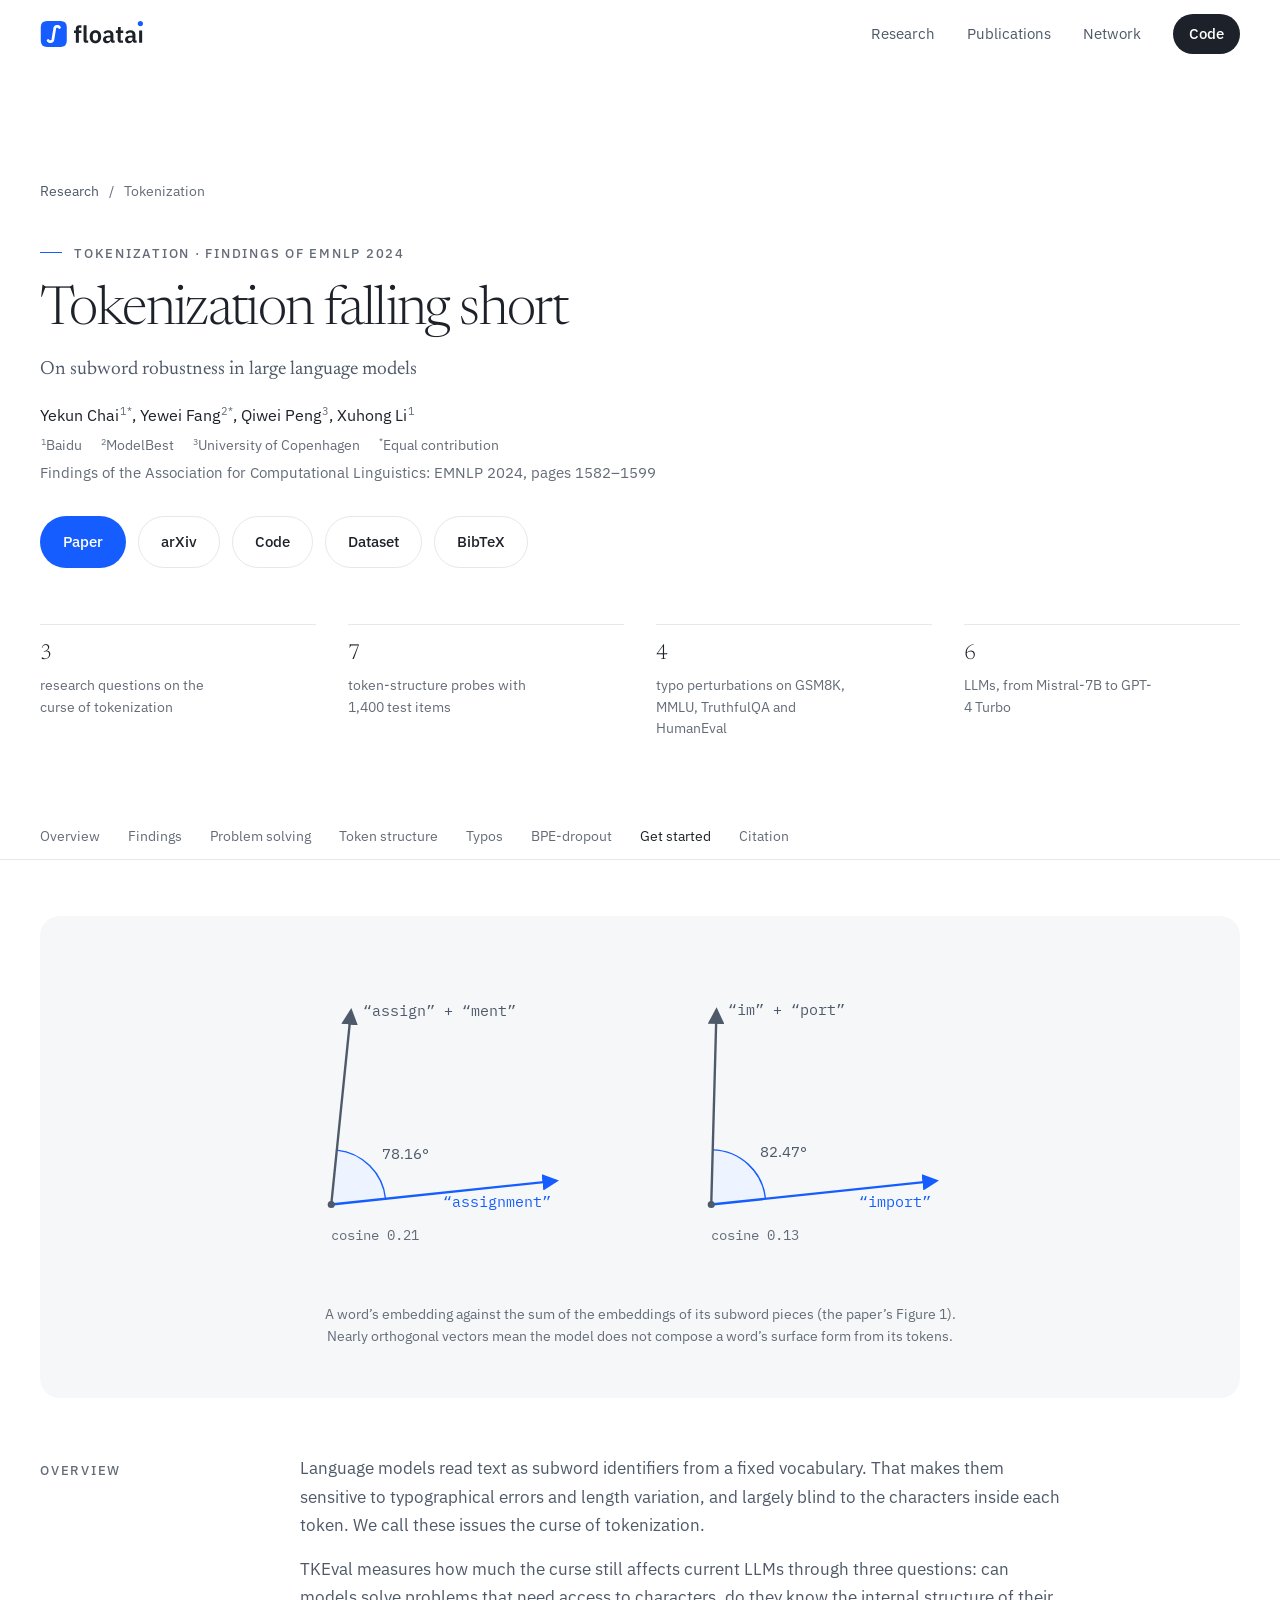
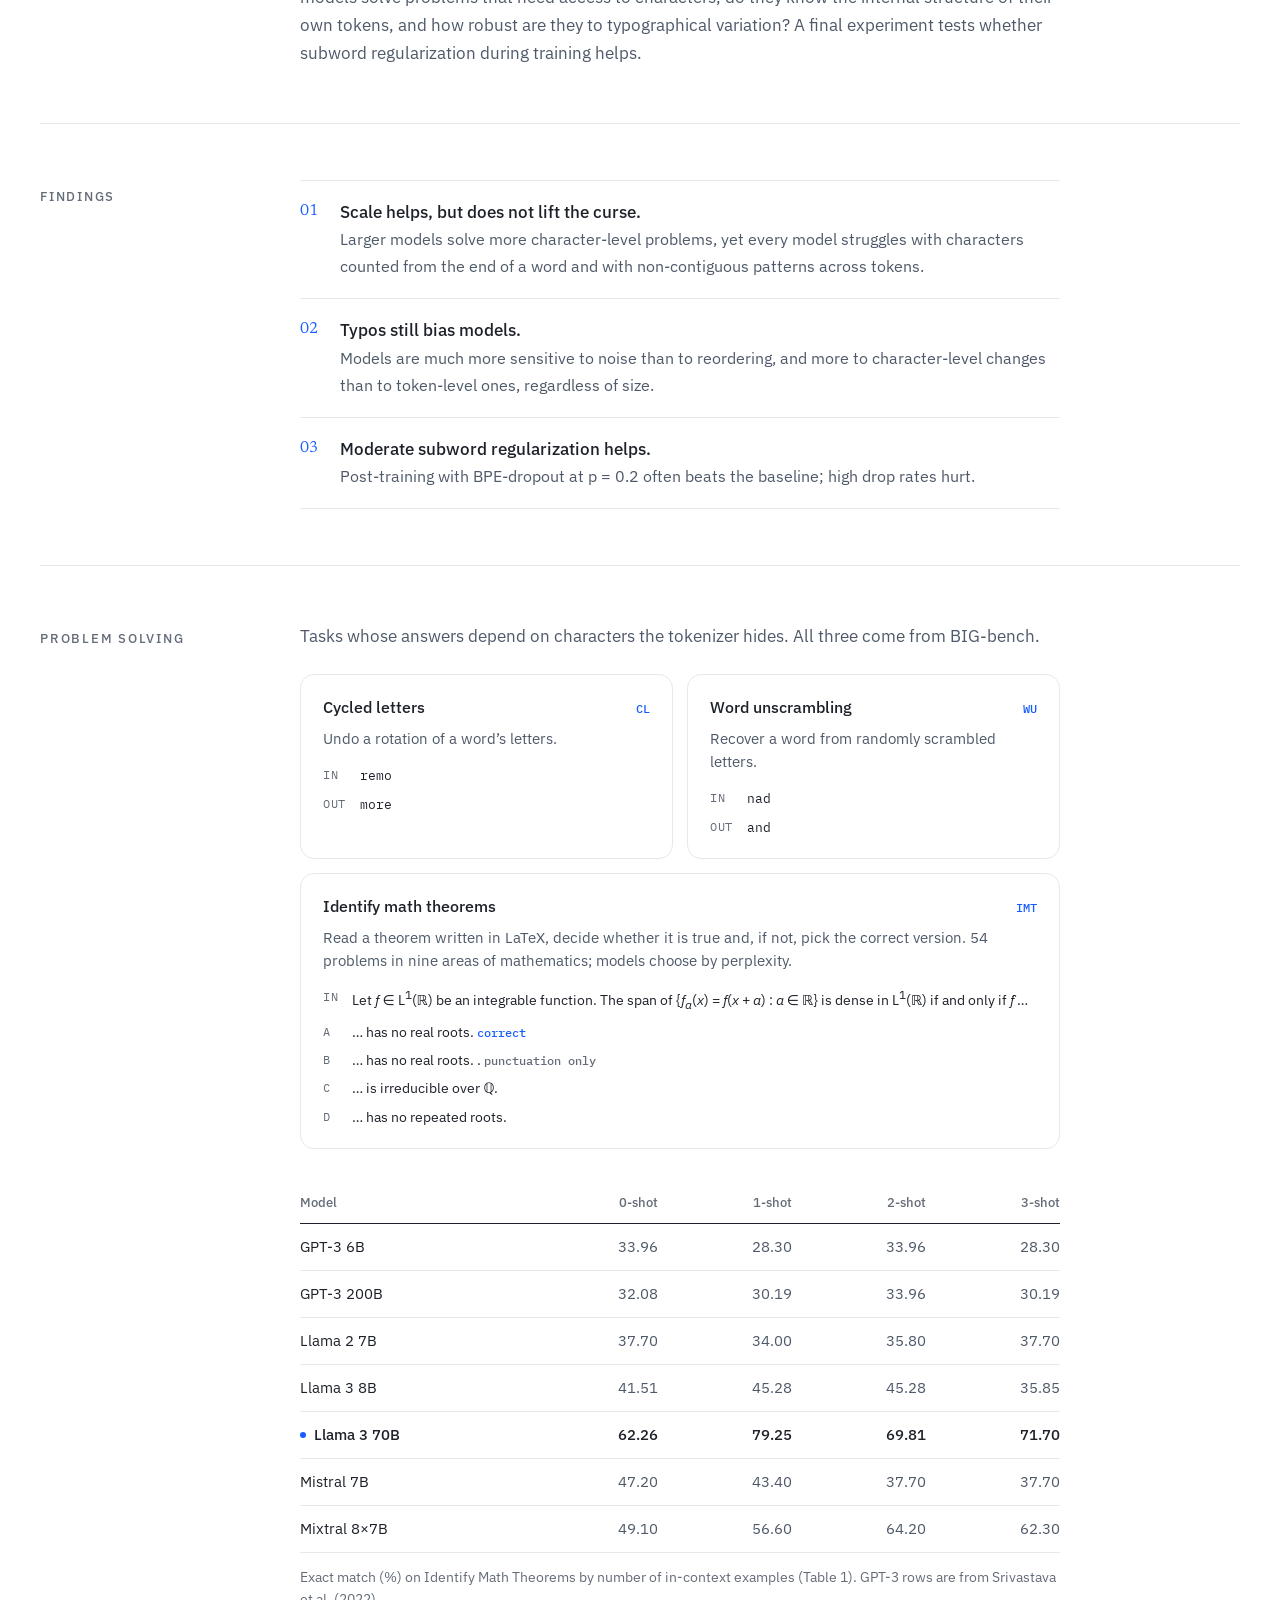
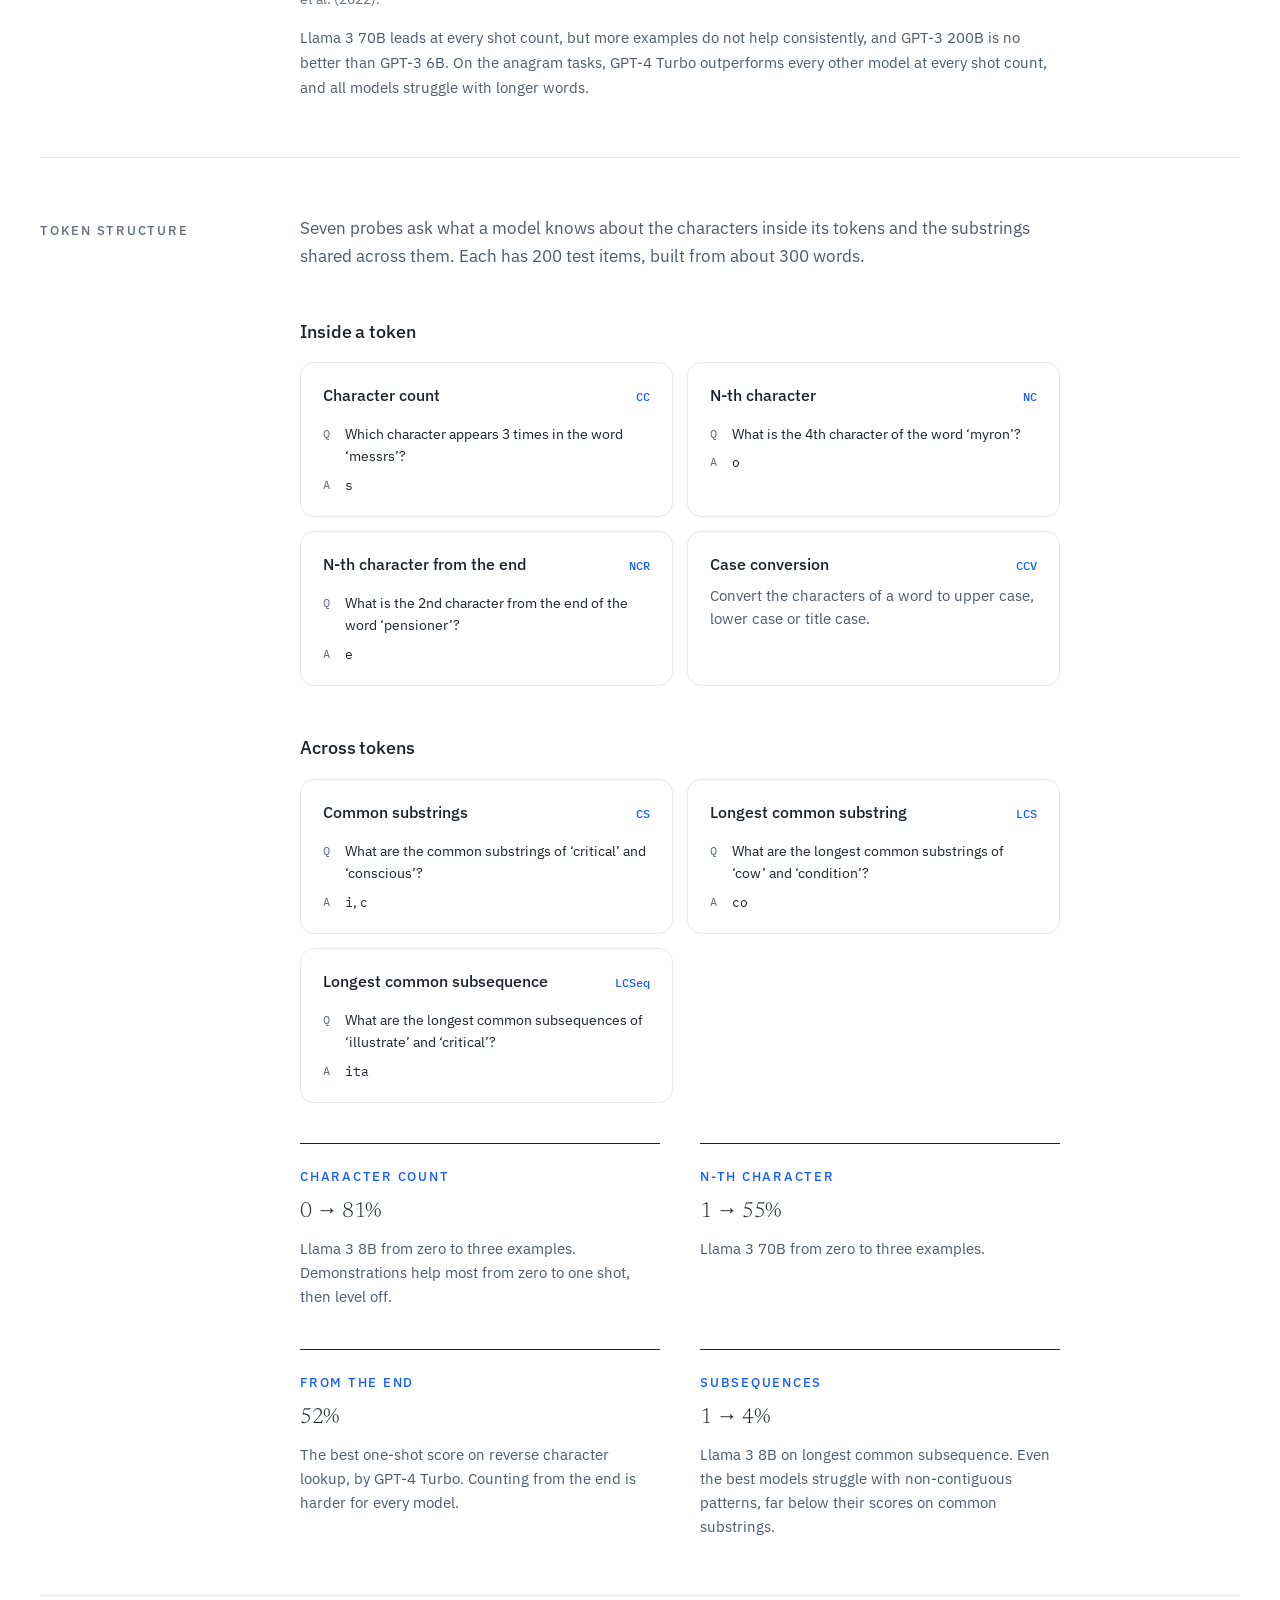
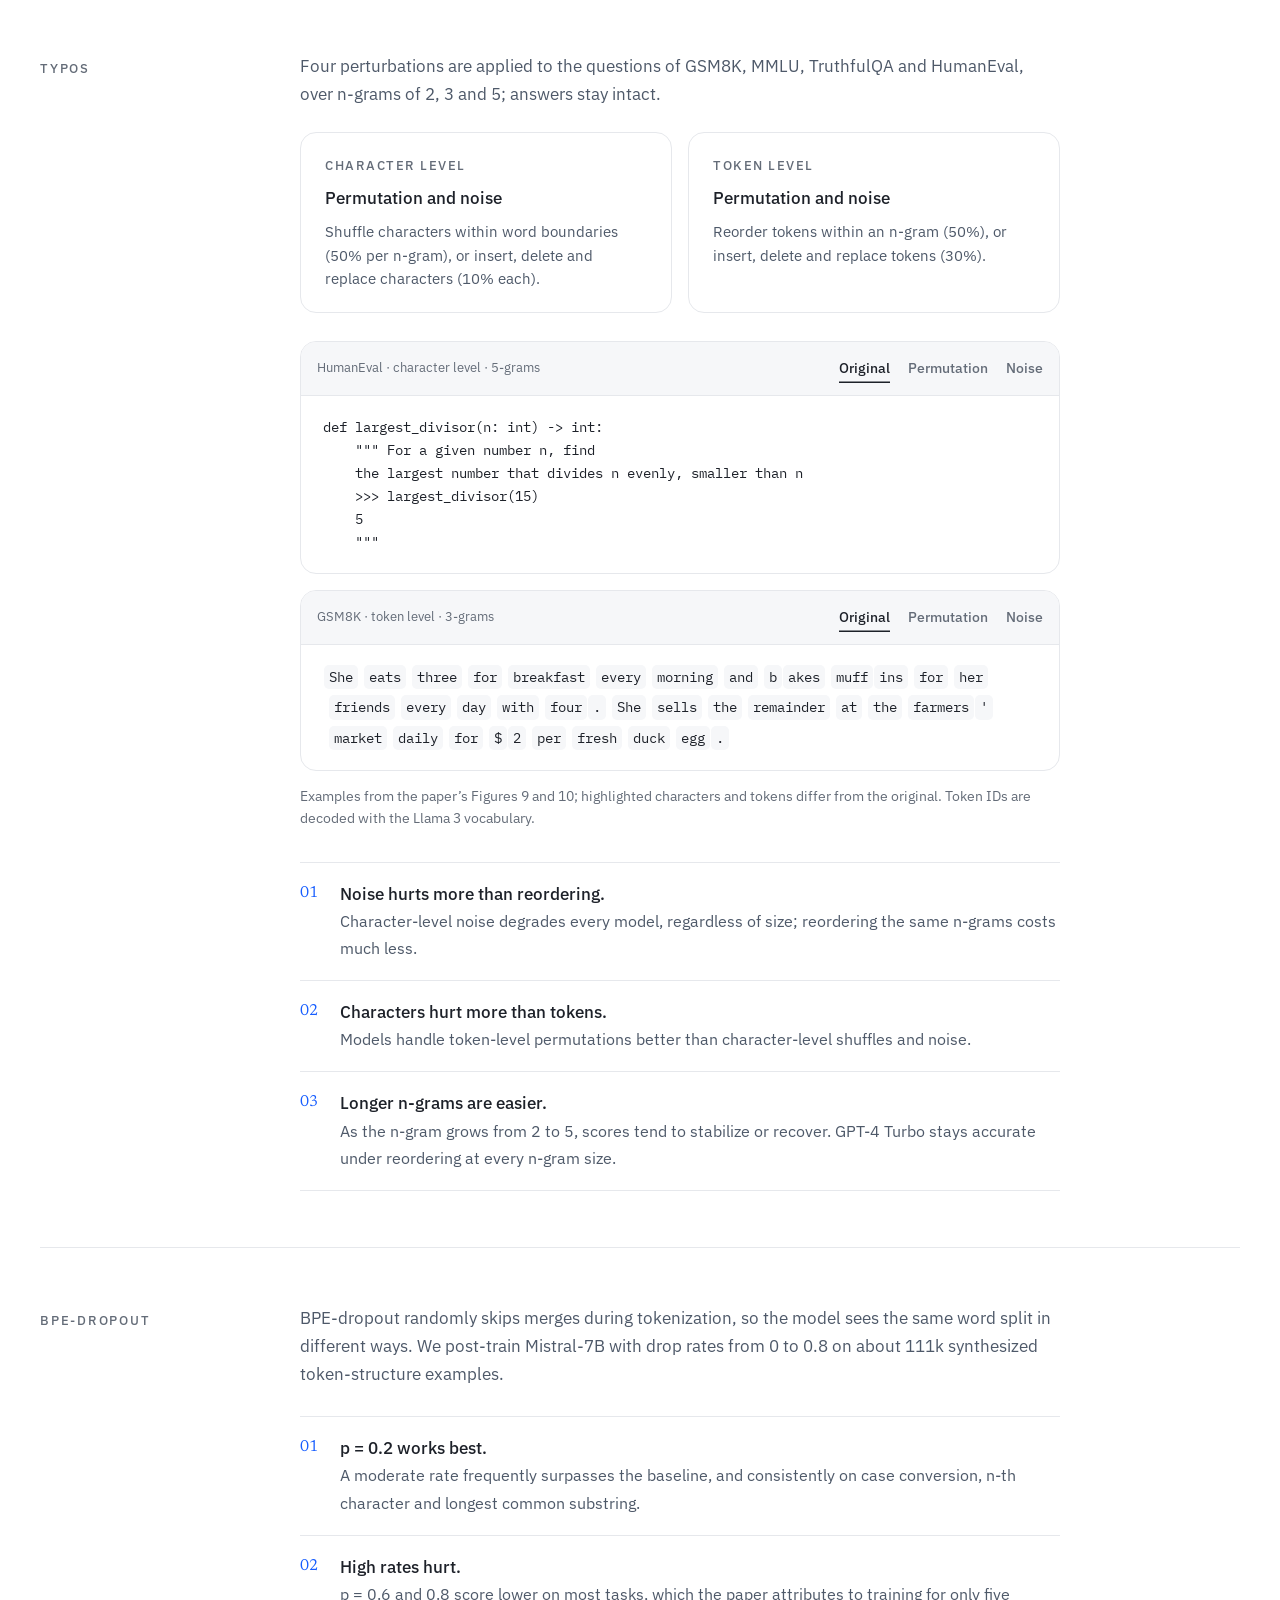
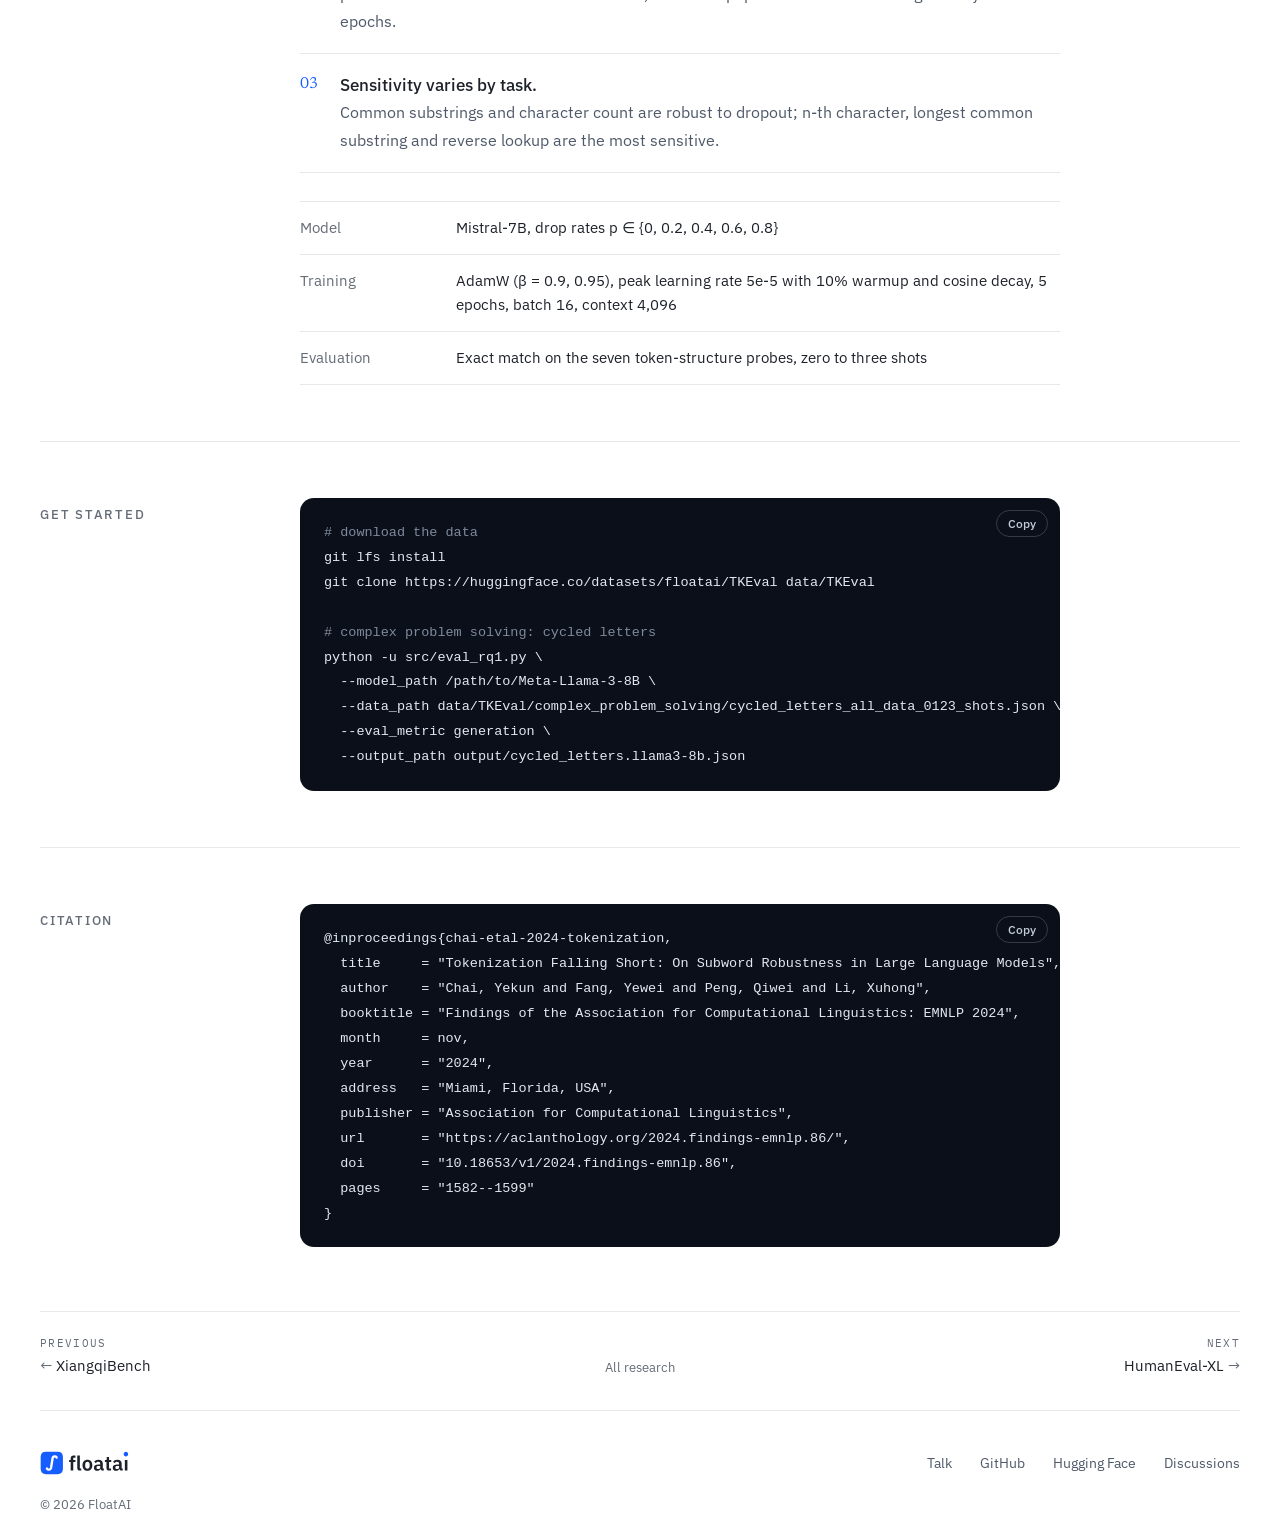
<file: research/tkeval/index.html>
<!doctype html>
<html lang="en">
<head>
  <meta charset="utf-8" />
  <meta name="viewport" content="width=device-width, initial-scale=1" />
  <title>TKEval: Tokenization Falling Short — FloatAI</title>
  <meta name="description" content="Tokenization Falling Short: how subword tokenization limits LLMs on character-level problems, token structure and typos, and how BPE-dropout helps (Findings of EMNLP 2024)." />
  <meta name="theme-color" content="#ffffff" media="(prefers-color-scheme: light)" />
  <meta name="theme-color" content="#0c1016" media="(prefers-color-scheme: dark)" />
  <meta property="og:title" content="TKEval: Tokenization Falling Short — FloatAI" />
  <meta property="og:description" content="On subword robustness in large language models." />
  <meta property="og:type" content="article" />
  <meta property="og:site_name" content="FloatAI" />
  <meta property="og:url" content="https://floatai.github.io/research/tkeval/" />
  <meta property="og:image" content="https://floatai.github.io/assets/img/og/tkeval.png" />
  <meta property="og:image:width" content="1200" />
  <meta property="og:image:height" content="630" />
  <meta name="twitter:card" content="summary_large_image" />
  <link rel="canonical" href="https://floatai.github.io/research/tkeval/" />
  <meta name="citation_title" content="Tokenization Falling Short: On Subword Robustness in Large Language Models" />
  <meta name="citation_author" content="Chai, Yekun" />
  <meta name="citation_author" content="Fang, Yewei" />
  <meta name="citation_author" content="Peng, Qiwei" />
  <meta name="citation_author" content="Li, Xuhong" />
  <meta name="citation_publication_date" content="2024/11" />
  <meta name="citation_conference_title" content="Findings of the Association for Computational Linguistics: EMNLP 2024" />
  <meta name="citation_firstpage" content="1582" />
  <meta name="citation_lastpage" content="1599" />
  <meta name="citation_doi" content="10.18653/v1/2024.findings-emnlp.86" />
  <meta name="citation_pdf_url" content="https://aclanthology.org/2024.findings-emnlp.86.pdf" />
  <link rel="icon" href="/favicon.ico" sizes="any" />
  <link rel="icon" type="image/png" sizes="32x32" href="/favicon-32.png" />
  <link rel="apple-touch-icon" href="/apple-touch-icon.png" />
  <link rel="preconnect" href="https://fonts.googleapis.com" />
  <link rel="preconnect" href="https://fonts.gstatic.com" crossorigin />
  <link href="https://fonts.googleapis.com/css2?family=IBM+Plex+Mono:wght@400;500&family=IBM+Plex+Sans:wght@400;500;600&family=Newsreader:ital,opsz,wght@0,6..72,300;0,6..72,400;1,6..72,300&display=swap" rel="stylesheet" />
  <link rel="stylesheet" href="/assets/css/site.css?v=20261009x" />
</head>
<body>
  <header class="nav">
    <div class="wrap nav__inner">
      <a class="nav__brand" href="/" aria-label="FloatAI home">
        <picture>
          <source srcset="/assets/brand/floatai-lockup-dark.svg" media="(prefers-color-scheme: dark)" />
          <img src="/assets/brand/floatai-lockup.svg" alt="FloatAI" width="122" height="33" />
        </picture>
      </a>
      <nav class="nav__links" aria-label="Primary">
        <a href="/#research">Research</a>
        <a href="/#publications">Publications</a>
        <a href="/#network">Network</a>
        <a class="nav__cta" href="https://github.com/floatai/TKEval" target="_blank" rel="noopener">Code</a>
      </nav>
    </div>
  </header>

  <main>
    <section class="wrap page-head">
      <nav class="crumbs" aria-label="Breadcrumb"><a href="/#research">Research</a><span aria-hidden="true">/</span><span>Tokenization</span></nav>
      <p class="overline">Tokenization · Findings of EMNLP 2024</p>
      <h1 class="page-title">Tokenization falling&nbsp;short</h1>
      <p class="page-paper">On subword robustness in large language models</p>
      <p class="page-authors">Yekun Chai<sup>1*</sup>, Yewei Fang<sup>2*</sup>, Qiwei Peng<sup>3</sup>, Xuhong Li<sup>1</sup></p>
      <p class="page-affil"><span><sup>1</sup>Baidu</span><span><sup>2</sup>ModelBest</span><span><sup>3</sup>University of Copenhagen</span><span><sup>*</sup>Equal contribution</span></p>
      <p class="page-venue">Findings of the Association for Computational Linguistics: EMNLP 2024, pages 1582–1599</p>
      <div class="page-actions">
        <a class="btn btn--primary" href="https://aclanthology.org/2024.findings-emnlp.86/" target="_blank" rel="noopener">Paper</a>
        <a class="btn btn--ghost" href="https://arxiv.org/abs/2406.11687" target="_blank" rel="noopener">arXiv</a>
        <a class="btn btn--ghost" href="https://github.com/floatai/TKEval" target="_blank" rel="noopener">Code</a>
        <a class="btn btn--ghost" href="https://huggingface.co/datasets/floatai/TKEval" target="_blank" rel="noopener">Dataset</a>
        <a class="btn btn--ghost" href="#citation">BibTeX</a>
      </div>
      <div class="page-stats">
        <div><b>3</b><span>research questions on the curse of tokenization</span></div>
        <div><b>7</b><span>token-structure probes with 1,400 test items</span></div>
        <div><b>4</b><span>typo perturbations on GSM8K, MMLU, TruthfulQA and HumanEval</span></div>
        <div><b>6</b><span>LLMs, from Mistral-7B to GPT-4 Turbo</span></div>
      </div>
    </section>

    <nav class="toc" aria-label="On this page">
      <div class="wrap toc__inner">
        <a href="#overview">Overview</a>
        <a href="#findings">Findings</a>
        <a href="#problem-solving">Problem solving</a>
        <a href="#token-structure">Token structure</a>
        <a href="#typos">Typos</a>
        <a href="#bpe-dropout">BPE-dropout</a>
        <a href="#get-started">Get started</a>
        <a href="#citation">Citation</a>
      </div>
    </nav>

    <div class="wrap">
      <figure class="page-figure page-figure--chart" style="margin-top:56px">
        <svg class="chart" viewBox="0 0 640 260" role="img" aria-labelledby="tk-hero-t">
        <title id="tk-hero-t">Two angle diagrams. The embedding of “assignment” and the sum of the embeddings of “assign” and “ment” are 78.16 degrees apart, cosine 0.21. “import” and “im” plus “port” are 82.47 degrees apart, cosine 0.13.</title>
        <defs><marker id="tk-ar" viewBox="0 0 10 10" refX="8" refY="5" markerWidth="7" markerHeight="7" orient="auto-start-reverse"><path d="M0 0L10 5L0 10z" class="f-accent"/></marker>
        <marker id="tk-ar2" viewBox="0 0 10 10" refX="8" refY="5" markerWidth="7" markerHeight="7" orient="auto-start-reverse"><path d="M0 0L10 5L0 10z" class="f-ink"/></marker></defs>
        <path class="c-zone" d="M60 200L105.7 195.2A46 46 0 0 0 64.7 154.2Z"/>
        <path class="s-accent" stroke-width="1.2" fill="none" d="M105.7 195.2A46 46 0 0 0 64.7 154.2"/>
        <path class="s-accent" stroke-width="2" d="M60 200L249.0 180.1" marker-end="url(#tk-ar)"/>
        <path class="s-ink" stroke-width="2" d="M60 200L76.6 37.4" marker-end="url(#tk-ar2)"/>
        <circle cx="60" cy="200" r="3" class="f-ink"/>
        <text class="t-mono t-accent" x="245.0" y="202.1" text-anchor="end">“assignment”</text>
        <text class="t-mono" x="86.6" y="41.4">“assign” + “ment”</text>
        <text class="lbl" x="102.4" y="161.5">78.16°</text>
        <text class="tick" x="60" y="230">cosine 0.21</text>
        <path class="c-zone" d="M380 200L425.7 195.2A46 46 0 0 0 381.2 154.0Z"/>
        <path class="s-accent" stroke-width="1.2" fill="none" d="M425.7 195.2A46 46 0 0 0 381.2 154.0"/>
        <path class="s-accent" stroke-width="2" d="M380 200L569.0 180.1" marker-end="url(#tk-ar)"/>
        <path class="s-ink" stroke-width="2" d="M380 200L384.4 36.7" marker-end="url(#tk-ar2)"/>
        <circle cx="380" cy="200" r="3" class="f-ink"/>
        <text class="t-mono t-accent" x="565.0" y="202.1" text-anchor="end">“import”</text>
        <text class="t-mono" x="394.4" y="40.7">“im” + “port”</text>
        <text class="lbl" x="420.7" y="160.0">82.47°</text>
        <text class="tick" x="380" y="230">cosine 0.13</text>
        </svg>
        <figcaption>A word’s embedding against the sum of the embeddings of its subword pieces (the paper’s Figure 1). Nearly orthogonal vectors mean the model does not compose a word’s surface form from its tokens.</figcaption>
      </figure>
    </div>

    <div class="wrap">
      <section class="block" id="overview">
        <h2 class="block__label">Overview</h2>
        <div class="block__body">
          <p>Language models read text as subword identifiers from a fixed vocabulary. That makes them sensitive to typographical errors and length variation, and largely blind to the characters inside each token. We call these issues the curse of tokenization.</p>
          <p>TKEval measures how much the curse still affects current LLMs through three questions: can models solve problems that need access to characters, do they know the internal structure of their own tokens, and how robust are they to typographical variation? A final experiment tests whether subword regularization during training helps.</p>
        </div>
      </section>

      <section class="block" id="findings">
        <h2 class="block__label">Findings</h2>
        <div class="block__body">
          <ul class="questions">
            <li><div><b>Scale helps, but does not lift the curse.</b><span>Larger models solve more character-level problems, yet every model struggles with characters counted from the end of a word and with non-contiguous patterns across tokens.</span></div></li>
            <li><div><b>Typos still bias models.</b><span>Models are much more sensitive to noise than to reordering, and more to character-level changes than to token-level ones, regardless of size.</span></div></li>
            <li><div><b>Moderate subword regularization helps.</b><span>Post-training with BPE-dropout at p = 0.2 often beats the baseline; high drop rates hurt.</span></div></li>
          </ul>
        </div>
      </section>

      <section class="block" id="problem-solving">
        <h2 class="block__label">Problem solving</h2>
        <div class="block__body">
          <p class="lede">Tasks whose answers depend on characters the tokenizer hides. All three come from BIG-bench.</p>
          <div class="tasks" style="margin-top:24px">
            <div class="task">
              <div class="task__head"><h4>Cycled letters</h4><span class="task__abbr">CL</span></div>
              <p>Undo a rotation of a word’s letters.</p>
              <dl class="io"><dt>In</dt><dd><code>remo</code></dd><dt>Out</dt><dd><code>more</code></dd></dl>
            </div>
            <div class="task">
              <div class="task__head"><h4>Word unscrambling</h4><span class="task__abbr">WU</span></div>
              <p>Recover a word from randomly scrambled letters.</p>
              <dl class="io"><dt>In</dt><dd><code>nad</code></dd><dt>Out</dt><dd><code>and</code></dd></dl>
            </div>
          </div>
          <div class="task" style="margin-top:14px">
            <div class="task__head"><h4>Identify math theorems</h4><span class="task__abbr">IMT</span></div>
            <p>Read a theorem written in LaTeX, decide whether it is true and, if not, pick the correct version. 54 problems in nine areas of mathematics; models choose by perplexity.</p>
            <dl class="io">
              <dt>In</dt><dd>Let <i>f</i> ∈ L<sup>1</sup>(ℝ) be an integrable function. The span of {<i>f<sub>a</sub></i>(<i>x</i>) = <i>f</i>(<i>x</i> + <i>a</i>) : <i>a</i> ∈ ℝ} is dense in L<sup>1</sup>(ℝ) if and only if <i>f̂</i> …</dd>
              <dt>A</dt><dd>… has no real roots. <span class="task__abbr">correct</span></dd>
              <dt>B</dt><dd>… has no real roots. . <span class="task__abbr task__abbr--mute">punctuation only</span></dd>
              <dt>C</dt><dd>… is irreducible over ℚ.</dd>
              <dt>D</dt><dd>… has no repeated roots.</dd>
            </dl>
          </div>

          <div class="tbl-scroll" style="margin-top:32px">
            <table class="tbl">
              <caption>Exact match (%) on Identify Math Theorems by number of in-context examples (Table 1). GPT-3 rows are from Srivastava et al. (2022).</caption>
              <thead><tr><th scope="col">Model</th><th scope="col">0-shot</th><th scope="col">1-shot</th><th scope="col">2-shot</th><th scope="col">3-shot</th></tr></thead>
              <tbody>
                <tr><th scope="row">GPT-3 6B</th><td>33.96</td><td>28.30</td><td>33.96</td><td>28.30</td></tr>
                <tr><th scope="row">GPT-3 200B</th><td>32.08</td><td>30.19</td><td>33.96</td><td>30.19</td></tr>
                <tr><th scope="row">Llama 2 7B</th><td>37.70</td><td>34.00</td><td>35.80</td><td>37.70</td></tr>
                <tr><th scope="row">Llama 3 8B</th><td>41.51</td><td>45.28</td><td>45.28</td><td>35.85</td></tr>
                <tr class="is-ours"><th scope="row">Llama 3 70B</th><td class="is-top">62.26</td><td class="is-top">79.25</td><td class="is-top">69.81</td><td class="is-top">71.70</td></tr>
                <tr><th scope="row">Mistral 7B</th><td>47.20</td><td>43.40</td><td>37.70</td><td>37.70</td></tr>
                <tr><th scope="row">Mixtral 8×7B</th><td>49.10</td><td>56.60</td><td>64.20</td><td>62.30</td></tr>
              </tbody>
            </table>
          </div>
          <p class="small" style="color:var(--ink-2)">Llama 3 70B leads at every shot count, but more examples do not help consistently, and GPT-3 200B is no better than GPT-3 6B. On the anagram tasks, GPT-4 Turbo outperforms every other model at every shot count, and all models struggle with longer words.</p>
        </div>
      </section>

      <section class="block" id="token-structure">
        <h2 class="block__label">Token structure</h2>
        <div class="block__body">
          <p class="lede">Seven probes ask what a model knows about the characters inside its tokens and the substrings shared across them. Each has 200 test items, built from about 300 words.</p>
          <h3 class="sub">Inside a token</h3>
          <div class="tasks" style="margin-top:16px">
            <div class="task">
              <div class="task__head"><h4>Character count</h4><span class="task__abbr">CC</span></div>
              <dl class="io"><dt>Q</dt><dd>Which character appears 3 times in the word ‘messrs’?</dd><dt>A</dt><dd><code>s</code></dd></dl>
            </div>
            <div class="task">
              <div class="task__head"><h4>N-th character</h4><span class="task__abbr">NC</span></div>
              <dl class="io"><dt>Q</dt><dd>What is the 4th character of the word ‘myron’?</dd><dt>A</dt><dd><code>o</code></dd></dl>
            </div>
            <div class="task">
              <div class="task__head"><h4>N-th character from the end</h4><span class="task__abbr">NCR</span></div>
              <dl class="io"><dt>Q</dt><dd>What is the 2nd character from the end of the word ‘pensioner’?</dd><dt>A</dt><dd><code>e</code></dd></dl>
            </div>
            <div class="task">
              <div class="task__head"><h4>Case conversion</h4><span class="task__abbr">CCV</span></div>
              <p>Convert the characters of a word to upper case, lower case or title case.</p>
            </div>
          </div>
          <h3 class="sub">Across tokens</h3>
          <div class="tasks" style="margin-top:16px">
            <div class="task">
              <div class="task__head"><h4>Common substrings</h4><span class="task__abbr">CS</span></div>
              <dl class="io"><dt>Q</dt><dd>What are the common substrings of ‘critical’ and ‘conscious’?</dd><dt>A</dt><dd><code>i</code>, <code>c</code></dd></dl>
            </div>
            <div class="task">
              <div class="task__head"><h4>Longest common substring</h4><span class="task__abbr">LCS</span></div>
              <dl class="io"><dt>Q</dt><dd>What are the longest common substrings of ‘cow’ and ‘condition’?</dd><dt>A</dt><dd><code>co</code></dd></dl>
            </div>
            <div class="task">
              <div class="task__head"><h4>Longest common subsequence</h4><span class="task__abbr">LCSeq</span></div>
              <dl class="io"><dt>Q</dt><dd>What are the longest common subsequences of ‘illustrate’ and ‘critical’?</dd><dt>A</dt><dd><code>ita</code></dd></dl>
            </div>
          </div>
          <dl class="findings" style="margin-top:40px">
            <div>
              <dt>Character count</dt>
              <dd class="findings__num">0 <span>→</span> 81%</dd>
              <dd>Llama 3 8B from zero to three examples. Demonstrations help most from zero to one shot, then level off.</dd>
            </div>
            <div>
              <dt>N-th character</dt>
              <dd class="findings__num">1 <span>→</span> 55%</dd>
              <dd>Llama 3 70B from zero to three examples.</dd>
            </div>
            <div>
              <dt>From the end</dt>
              <dd class="findings__num">52%</dd>
              <dd>The best one-shot score on reverse character lookup, by GPT-4 Turbo. Counting from the end is harder for every model.</dd>
            </div>
            <div>
              <dt>Subsequences</dt>
              <dd class="findings__num">1 <span>→</span> 4%</dd>
              <dd>Llama 3 8B on longest common subsequence. Even the best models struggle with non-contiguous patterns, far below their scores on common substrings.</dd>
            </div>
          </dl>
        </div>
      </section>

      <section class="block" id="typos">
        <h2 class="block__label">Typos</h2>
        <div class="block__body">
          <p class="lede">Four perturbations are applied to the questions of GSM8K, MMLU, TruthfulQA and HumanEval, over n-grams of 2, 3 and 5; answers stay intact.</p>
          <div class="duo" style="margin-top:24px">
            <div><small>Character level</small><b>Permutation and noise</b><p>Shuffle characters within word boundaries (50% per n-gram), or insert, delete and replace characters (10% each).</p></div>
            <div><small>Token level</small><b>Permutation and noise</b><p>Reorder tokens within an n-gram (50%), or insert, delete and replace tokens (30%).</p></div>
          </div>

          <div class="ex" style="margin-top:28px" id="typo-char">
            <div class="ex__bar"><span>HumanEval · character level · 5-grams</span><div class="seg" role="group" aria-label="Variant"></div></div>
            <pre class="ex__pre" tabindex="0" style="min-height:0"></pre>
          </div>
          <div class="ex" style="margin-top:16px" id="typo-tok">
            <div class="ex__bar"><span>GSM8K · token level · 3-grams</span><div class="seg" role="group" aria-label="Variant"></div></div>
            <div class="toks" aria-live="polite"></div>
          </div>
          <p class="src">Examples from the paper’s Figures 9 and 10; highlighted characters and tokens differ from the original. Token IDs are decoded with the Llama 3 vocabulary.</p>

          <ul class="questions" style="margin-top:32px">
            <li><div><b>Noise hurts more than reordering.</b><span>Character-level noise degrades every model, regardless of size; reordering the same n-grams costs much less.</span></div></li>
            <li><div><b>Characters hurt more than tokens.</b><span>Models handle token-level permutations better than character-level shuffles and noise.</span></div></li>
            <li><div><b>Longer n-grams are easier.</b><span>As the n-gram grows from 2 to 5, scores tend to stabilize or recover. GPT-4 Turbo stays accurate under reordering at every n-gram size.</span></div></li>
          </ul>
        </div>
      </section>

      <section class="block" id="bpe-dropout">
        <h2 class="block__label">BPE-dropout</h2>
        <div class="block__body">
          <p class="lede">BPE-dropout randomly skips merges during tokenization, so the model sees the same word split in different ways. We post-train Mistral-7B with drop rates from 0 to 0.8 on about 111k synthesized token-structure examples.</p>
          <ul class="questions" style="margin-top:28px">
            <li><div><b>p = 0.2 works best.</b><span>A moderate rate frequently surpasses the baseline, and consistently on case conversion, n-th character and longest common substring.</span></div></li>
            <li><div><b>High rates hurt.</b><span>p = 0.6 and 0.8 score lower on most tasks, which the paper attributes to training for only five epochs.</span></div></li>
            <li><div><b>Sensitivity varies by task.</b><span>Common substrings and character count are robust to dropout; n-th character, longest common substring and reverse lookup are the most sensitive.</span></div></li>
          </ul>
          <dl class="facts" style="margin-top:28px">
            <div><dt>Model</dt><dd>Mistral-7B, drop rates p ∈ {0, 0.2, 0.4, 0.6, 0.8}</dd></div>
            <div><dt>Training</dt><dd>AdamW (β = 0.9, 0.95), peak learning rate 5e-5 with 10% warmup and cosine decay, 5 epochs, batch 16, context 4,096</dd></div>
            <div><dt>Evaluation</dt><dd>Exact match on the seven token-structure probes, zero to three shots</dd></div>
          </dl>
        </div>
      </section>

      <section class="block" id="get-started">
        <h2 class="block__label">Get started</h2>
        <div class="block__body">
          <pre class="code"><code><span class="c"># download the data</span>
git lfs install
git clone https://huggingface.co/datasets/floatai/TKEval data/TKEval

<span class="c"># complex problem solving: cycled letters</span>
python -u src/eval_rq1.py \
  --model_path /path/to/Meta-Llama-3-8B \
  --data_path data/TKEval/complex_problem_solving/cycled_letters_all_data_0123_shots.json \
  --eval_metric generation \
  --output_path output/cycled_letters.llama3-8b.json</code></pre>
        </div>
      </section>

      <section class="block" id="citation">
        <h2 class="block__label">Citation</h2>
        <div class="block__body">
          <pre class="code"><code>@inproceedings{chai-etal-2024-tokenization,
  title     = "Tokenization Falling Short: On Subword Robustness in Large Language Models",
  author    = "Chai, Yekun and Fang, Yewei and Peng, Qiwei and Li, Xuhong",
  booktitle = "Findings of the Association for Computational Linguistics: EMNLP 2024",
  month     = nov,
  year      = "2024",
  address   = "Miami, Florida, USA",
  publisher = "Association for Computational Linguistics",
  url       = "https://aclanthology.org/2024.findings-emnlp.86/",
  doi       = "10.18653/v1/2024.findings-emnlp.86",
  pages     = "1582--1599"
}</code></pre>
        </div>
      </section>

    </div>
    <nav class="wrap pager" aria-label="More research">
      <a class="pager__prev" href="/research/xiangqibench/"><small>Previous</small><span>XiangqiBench</span></a>
      <a class="pager__all" href="/#research">All research</a>
      <a class="pager__next" href="/research/humaneval-xl/"><small>Next</small><span>HumanEval-XL</span></a>
    </nav>
  </main>

  <footer class="footer footer--page">
    <div class="wrap">
      <div class="footer__inner">
        <div class="footer__brand">
          <picture>
            <source srcset="/assets/brand/floatai-lockup-dark.svg" media="(prefers-color-scheme: dark)" />
            <img src="/assets/brand/floatai-lockup.svg" alt="FloatAI" width="104" height="28" />
          </picture>
        </div>
        <nav class="footer__links" aria-label="Footer">
          <a href="/slides/">Talk</a>
          <a href="https://github.com/floatai" target="_blank" rel="noopener">GitHub</a>
          <a href="https://huggingface.co/floatai" target="_blank" rel="noopener">Hugging Face</a>
          <a href="https://github.com/orgs/floatai/discussions" target="_blank" rel="noopener">Discussions</a>
        </nav>
      </div>
      <p class="footer__note">© <span id="year">2026</span> FloatAI</p>
    </div>
  </footer>

  <script src="/assets/js/site.js?v=20261009x" defer></script>
  <script src="/research/tkeval/page.js?v=20261009x" defer></script>
</body>
</html>
</file>
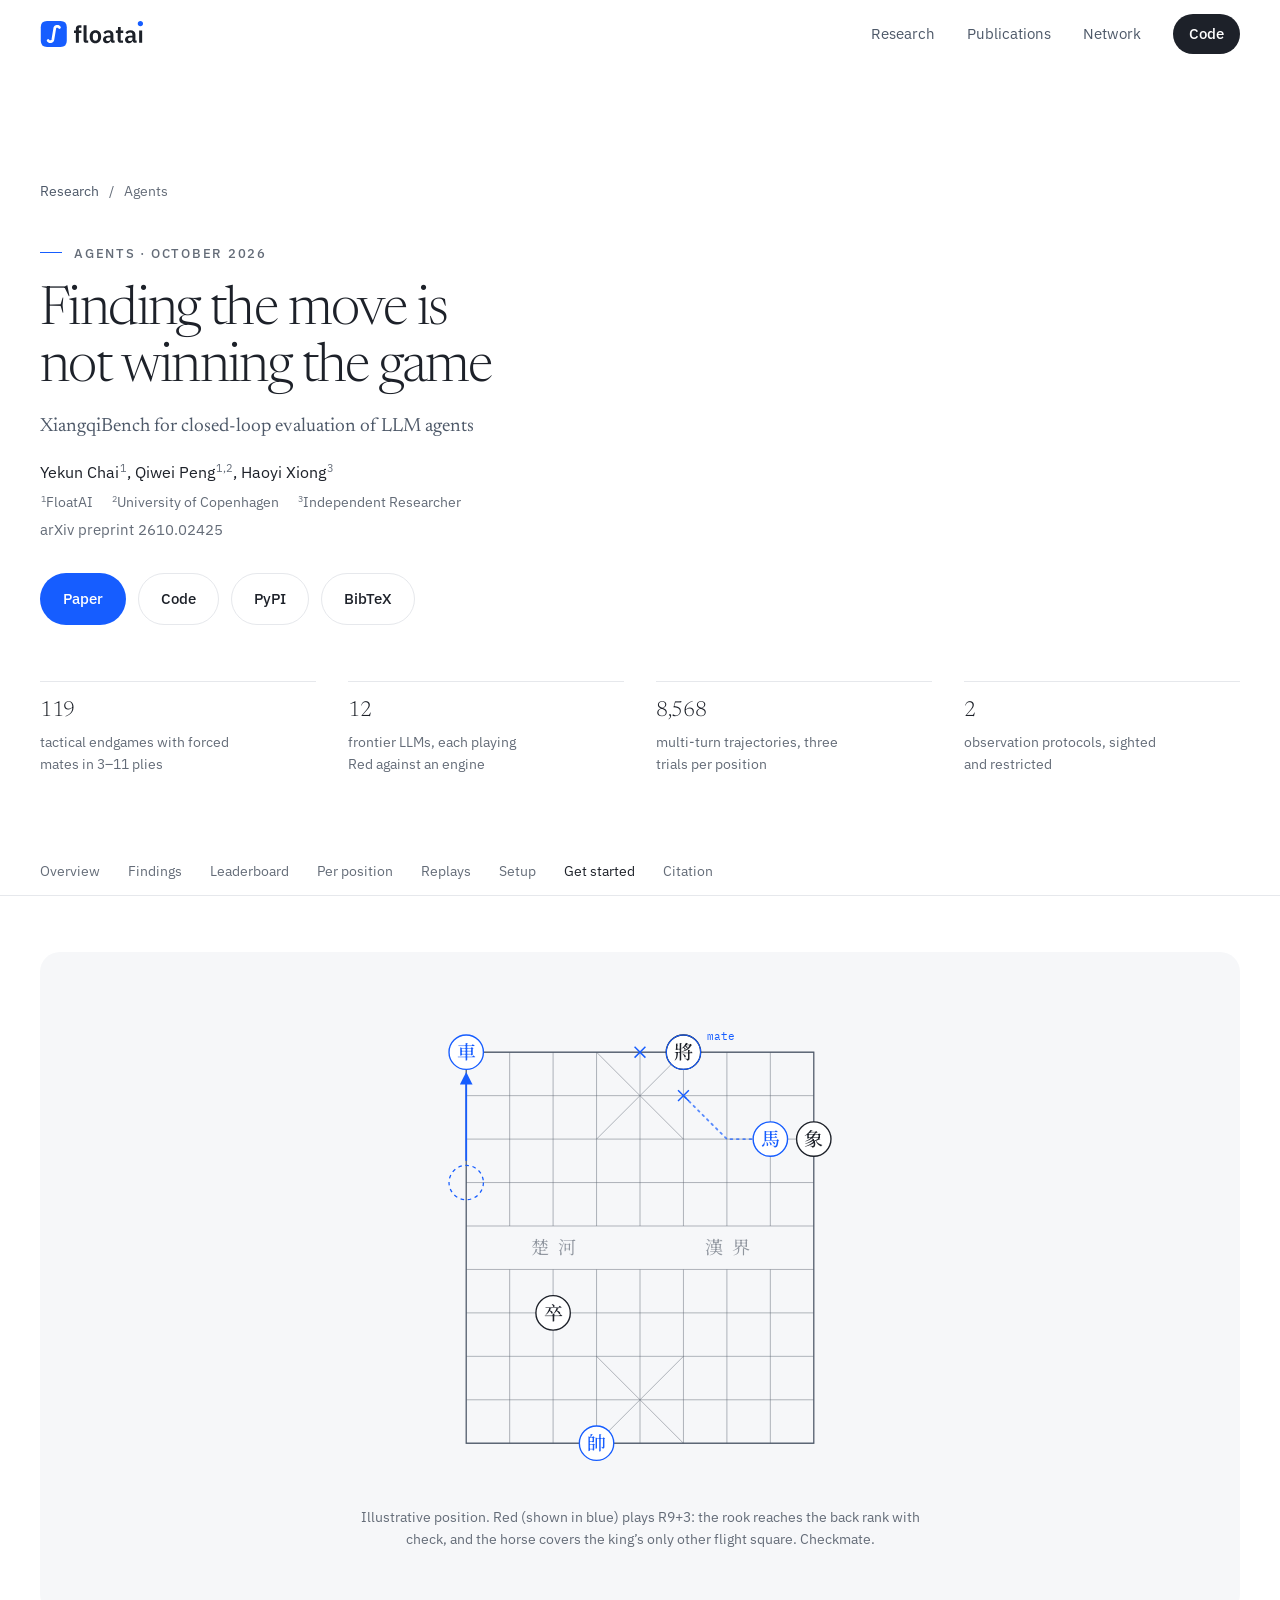
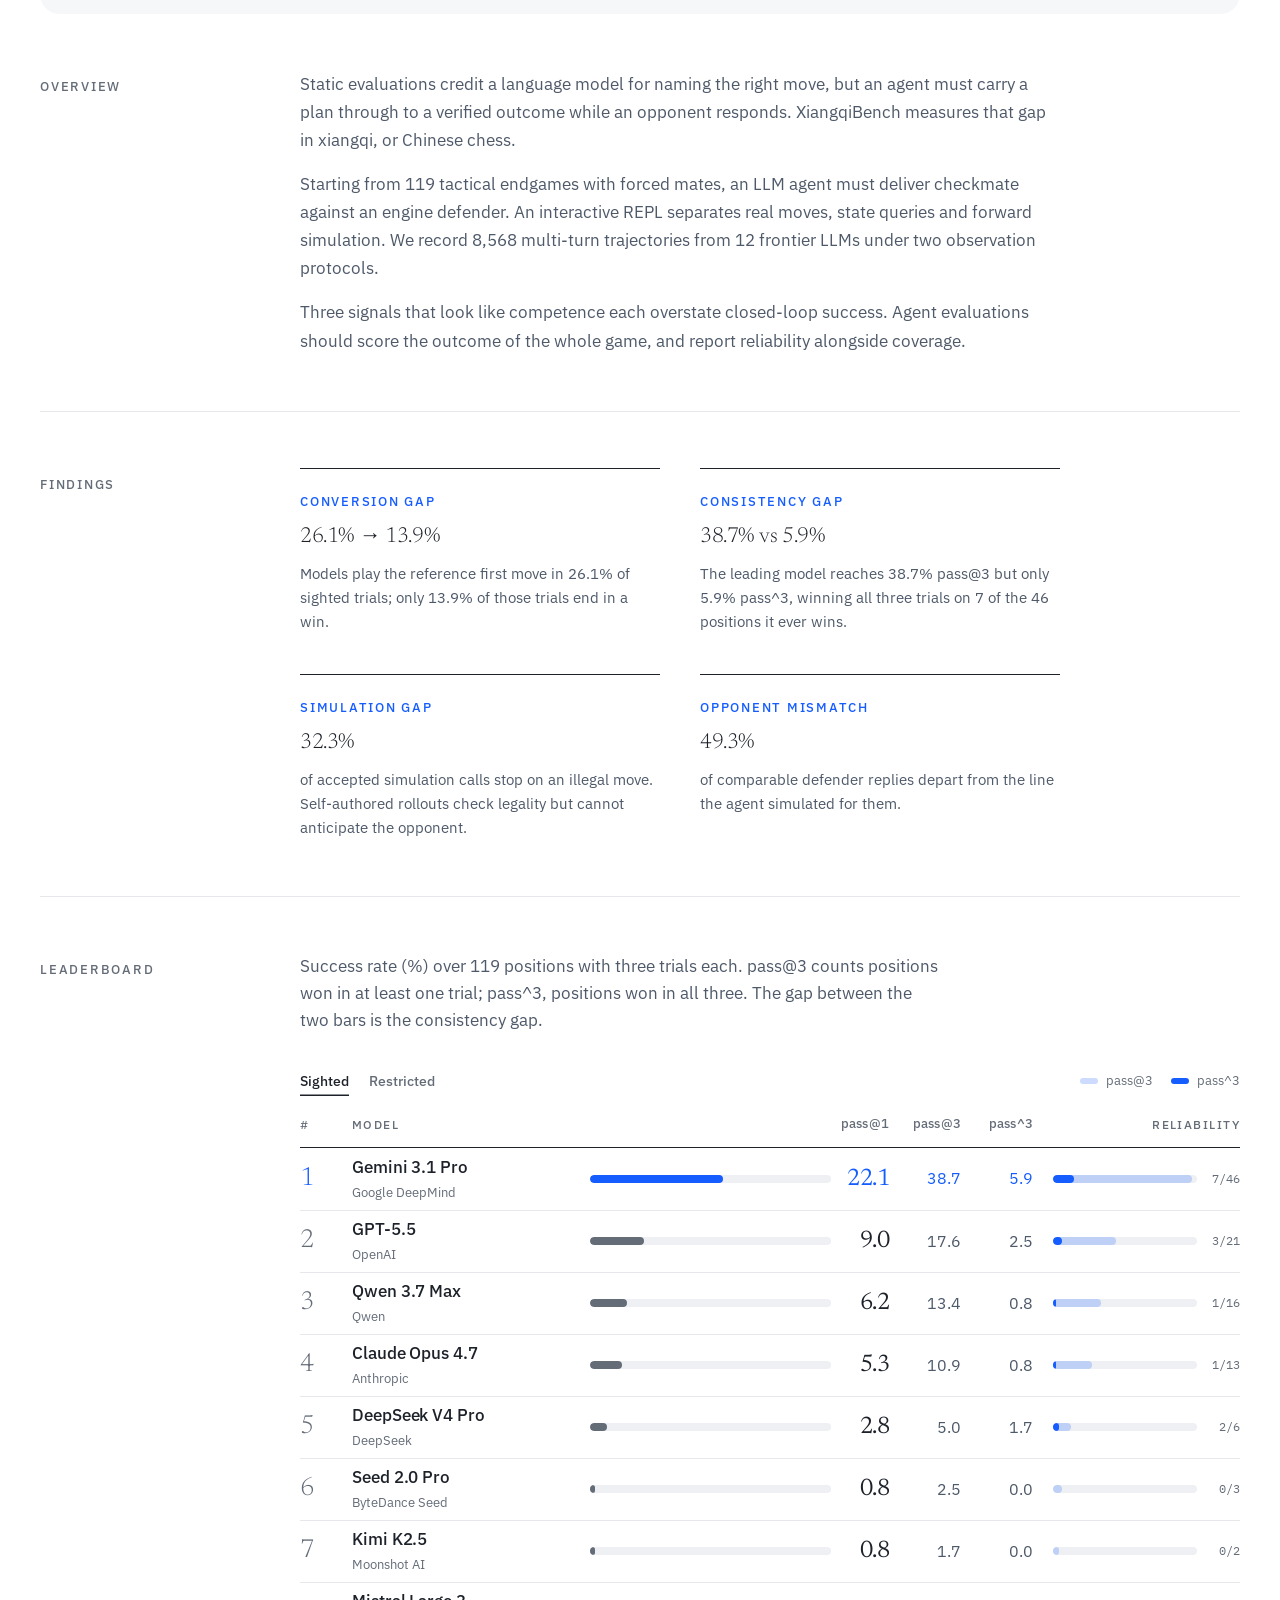
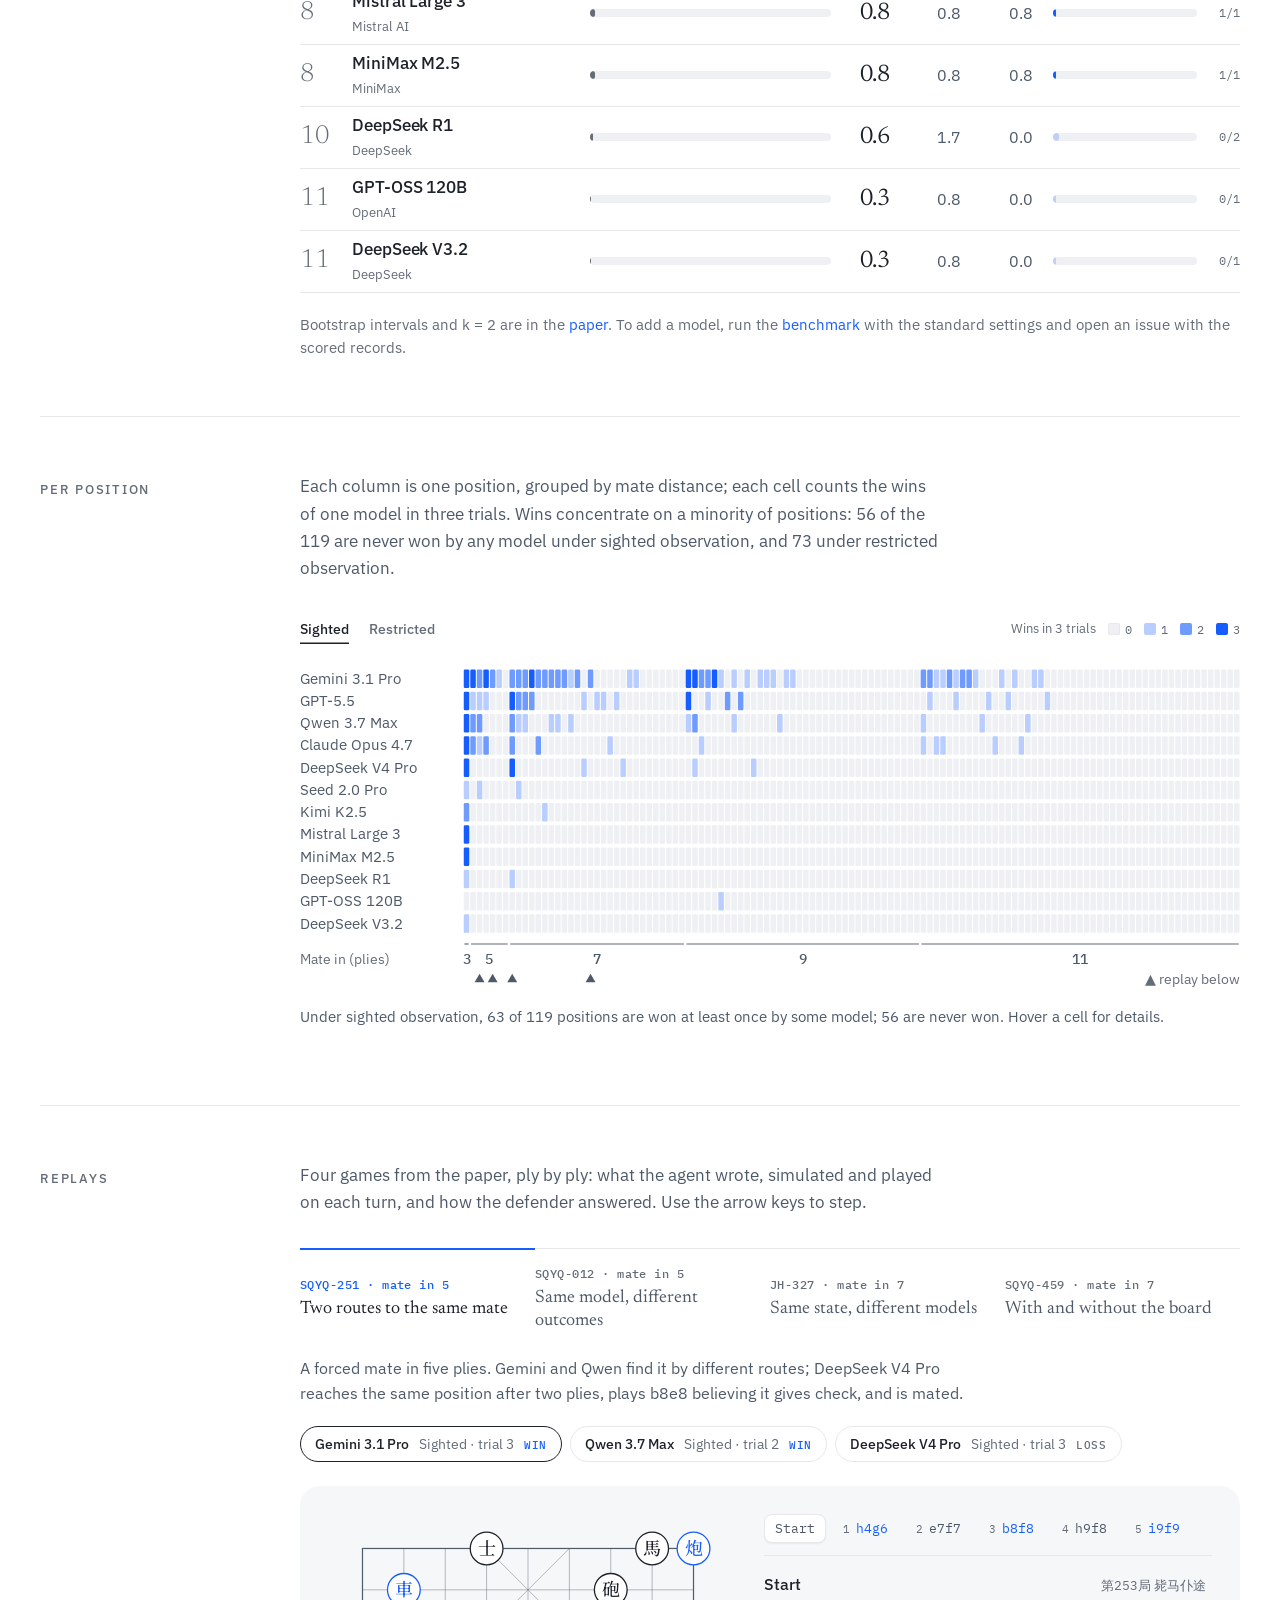
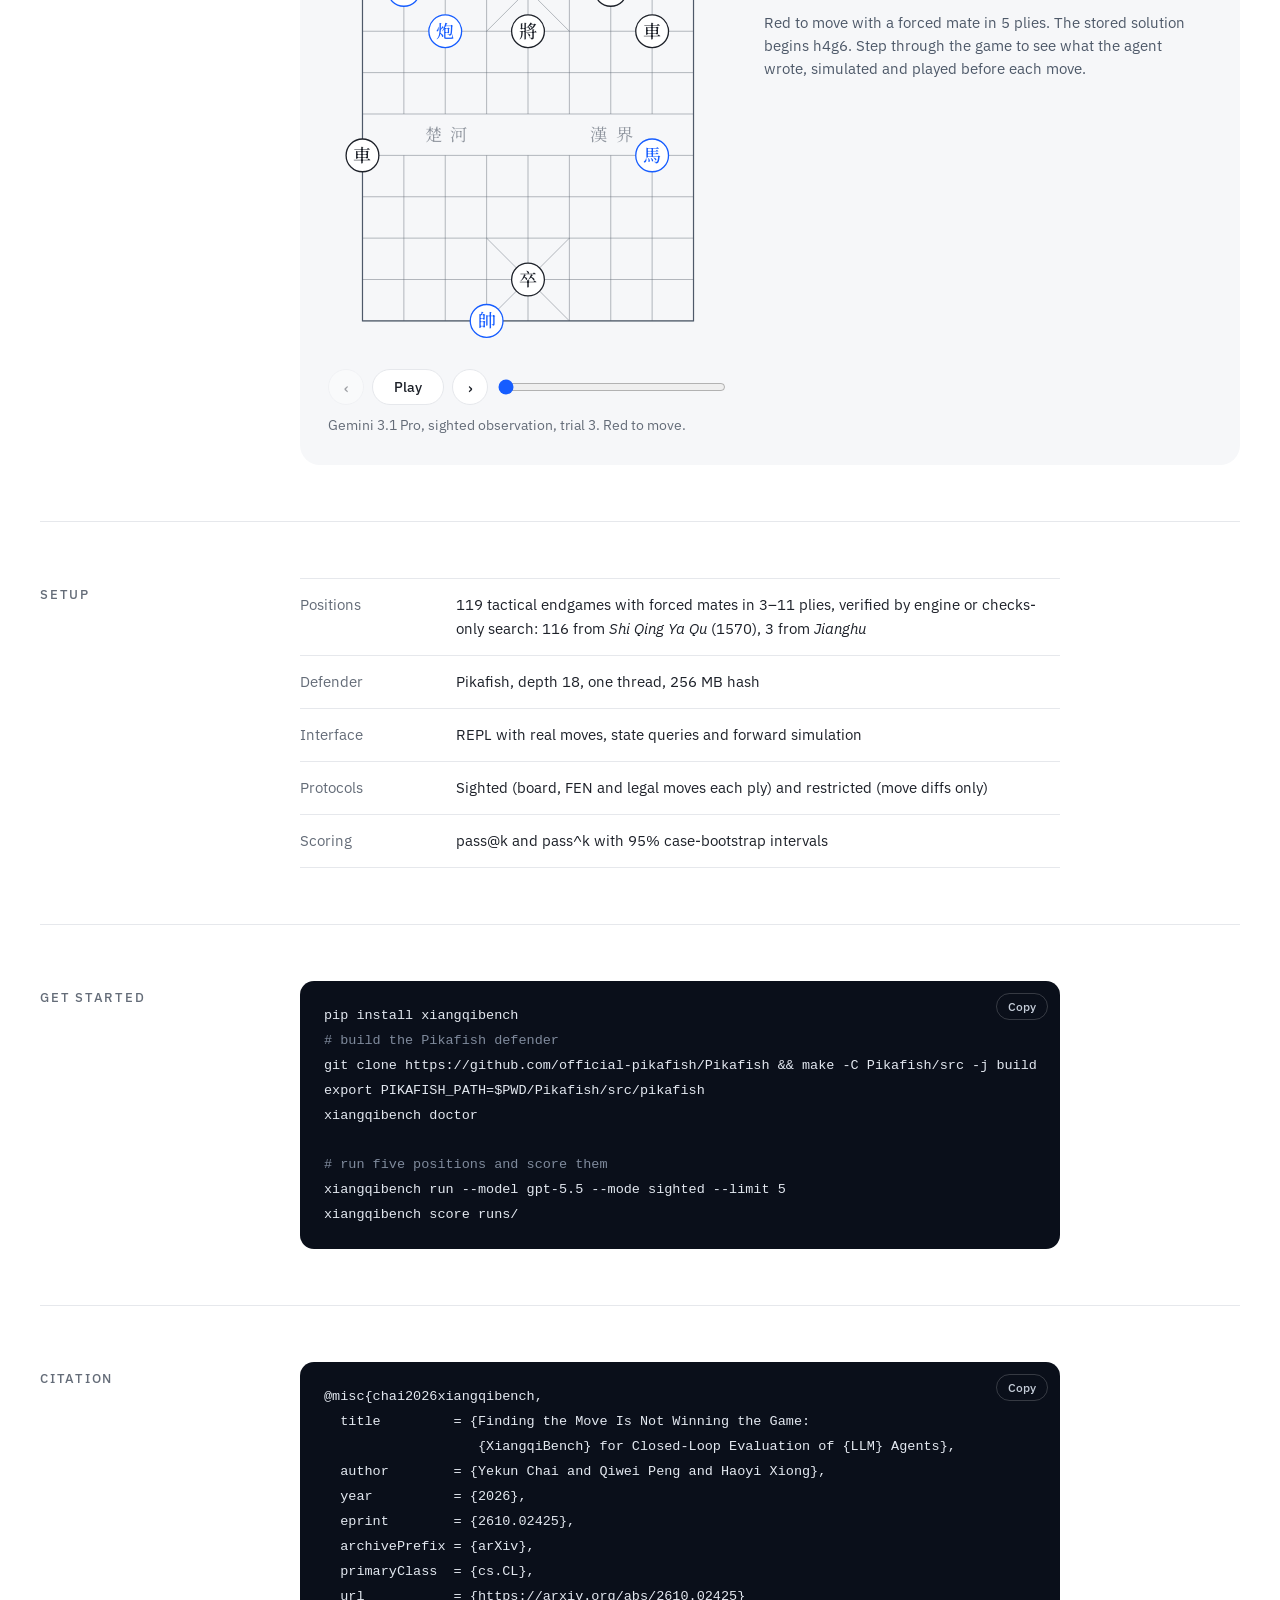
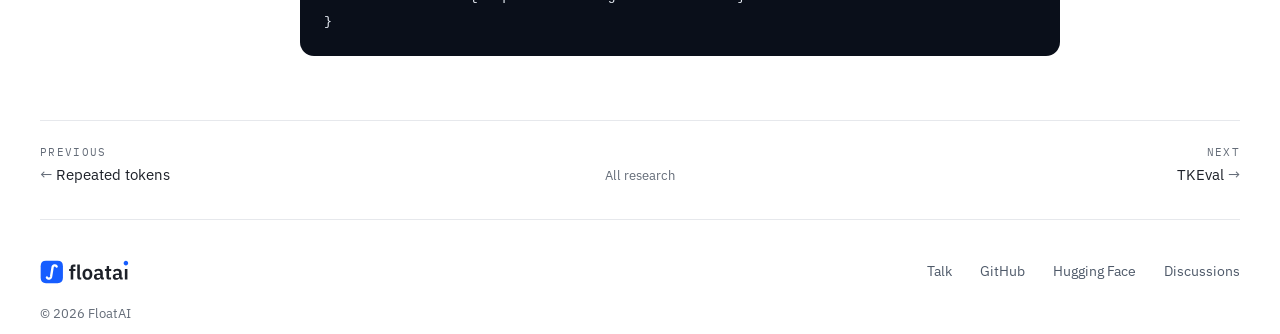
<file: research/xiangqibench/index.html>
<!doctype html>
<html lang="en">
<head>
  <meta charset="utf-8" />
  <meta name="viewport" content="width=device-width, initial-scale=1" />
  <title>XiangqiBench — FloatAI</title>
  <meta name="description" content="XiangqiBench: closed-loop evaluation of LLM agents on xiangqi endgames. 119 tactical endgames, 12 frontier LLMs, 8,568 trajectories." />
  <meta name="theme-color" content="#ffffff" media="(prefers-color-scheme: light)" />
  <meta name="theme-color" content="#0c1016" media="(prefers-color-scheme: dark)" />
  <meta property="og:title" content="XiangqiBench — FloatAI" />
  <meta property="og:description" content="Finding the move is not winning the game: closed-loop evaluation of LLM agents." />
  <meta property="og:type" content="article" />
  <meta property="og:site_name" content="FloatAI" />
  <meta property="og:url" content="https://floatai.github.io/research/xiangqibench/" />
  <meta property="og:image" content="https://floatai.github.io/assets/img/og/xiangqibench.png" />
  <meta property="og:image:width" content="1200" />
  <meta property="og:image:height" content="630" />
  <meta name="twitter:card" content="summary_large_image" />
  <link rel="canonical" href="https://floatai.github.io/research/xiangqibench/" />
  <meta name="citation_title" content="Finding the Move Is Not Winning the Game: XiangqiBench for Closed-Loop Evaluation of LLM Agents" />
  <meta name="citation_author" content="Chai, Yekun" />
  <meta name="citation_author" content="Peng, Qiwei" />
  <meta name="citation_author" content="Xiong, Haoyi" />
  <meta name="citation_publication_date" content="2026/10" />
  <meta name="citation_arxiv_id" content="2610.02425" />
  <meta name="citation_pdf_url" content="https://arxiv.org/pdf/2610.02425" />
  <link rel="icon" href="/favicon.ico" sizes="any" />
  <link rel="icon" type="image/png" sizes="32x32" href="/favicon-32.png" />
  <link rel="apple-touch-icon" href="/apple-touch-icon.png" />
  <link rel="preconnect" href="https://fonts.googleapis.com" />
  <link rel="preconnect" href="https://fonts.gstatic.com" crossorigin />
  <link href="https://fonts.googleapis.com/css2?family=IBM+Plex+Mono:wght@400;500&family=IBM+Plex+Sans:wght@400;500;600&family=Newsreader:ital,opsz,wght@0,6..72,300;0,6..72,400;1,6..72,300&display=swap" rel="stylesheet" />
  <link href="https://fonts.googleapis.com/css2?family=Noto+Serif+SC:wght@500&text=%E6%A5%9A%E6%B2%B3%E6%BC%A2%E7%95%8C%E8%BB%8A%E9%A6%AC%E5%B8%A5%E5%B0%87%E8%B1%A1%E5%8D%92%E7%9B%B8%E4%BB%95%E7%82%AE%E5%85%B5%E5%A3%AB%E7%A0%B2&display=swap" rel="stylesheet" />
  <link rel="stylesheet" href="/assets/css/site.css?v=20261009x" />
</head>
<body>
  <header class="nav">
    <div class="wrap nav__inner">
      <a class="nav__brand" href="/" aria-label="FloatAI home">
        <picture>
          <source srcset="/assets/brand/floatai-lockup-dark.svg" media="(prefers-color-scheme: dark)" />
          <img src="/assets/brand/floatai-lockup.svg" alt="FloatAI" width="122" height="33" />
        </picture>
      </a>
      <nav class="nav__links" aria-label="Primary">
        <a href="/#research">Research</a>
        <a href="/#publications">Publications</a>
        <a href="/#network">Network</a>
        <a class="nav__cta" href="https://github.com/floatai/xiangqibench" target="_blank" rel="noopener">Code</a>
      </nav>
    </div>
  </header>

  <main>
    <section class="wrap page-head">
      <nav class="crumbs" aria-label="Breadcrumb"><a href="/#research">Research</a><span aria-hidden="true">/</span><span>Agents</span></nav>
      <p class="overline">Agents · October 2026</p>
      <h1 class="page-title">Finding the move is not winning the&nbsp;game</h1>
      <p class="page-paper">XiangqiBench for closed-loop evaluation of LLM agents</p>
      <p class="page-authors">Yekun Chai<sup>1</sup>, Qiwei Peng<sup>1,2</sup>, Haoyi Xiong<sup>3</sup></p>
      <p class="page-affil"><span><sup>1</sup>FloatAI</span><span><sup>2</sup>University of Copenhagen</span><span><sup>3</sup>Independent Researcher</span></p>
      <p class="page-venue">arXiv preprint 2610.02425</p>
      <div class="page-actions">
        <a class="btn btn--primary" href="https://arxiv.org/abs/2610.02425" target="_blank" rel="noopener">Paper</a>
        <a class="btn btn--ghost" href="https://github.com/floatai/xiangqibench" target="_blank" rel="noopener">Code</a>
        <a class="btn btn--ghost" href="https://pypi.org/project/xiangqibench/" target="_blank" rel="noopener">PyPI</a>
        <a class="btn btn--ghost" href="#citation">BibTeX</a>
      </div>
      <div class="page-stats">
        <div><b>119</b><span>tactical endgames with forced mates in 3–11 plies</span></div>
        <div><b>12</b><span>frontier LLMs, each playing Red against an engine</span></div>
        <div><b>8,568</b><span>multi-turn trajectories, three trials per position</span></div>
        <div><b>2</b><span>observation protocols, sighted and restricted</span></div>
      </div>
    </section>

    <nav class="toc" aria-label="On this page">
      <div class="wrap toc__inner">
        <a href="#overview">Overview</a>
        <a href="#findings">Findings</a>
        <a href="#leaderboard">Leaderboard</a>
        <a href="#positions">Per position</a>
        <a href="#replays">Replays</a>
        <a href="#setup">Setup</a>
        <a href="#start">Get started</a>
        <a href="#citation">Citation</a>
      </div>
    </nav>

    <div class="wrap">
      <figure class="page-figure page-figure--board" style="margin-top:56px">
        <svg id="board" viewBox="0 0 464 512" role="img" aria-label="Illustrative xiangqi position. Red plays rook nine forward three: the rook reaches the back rank with check, and the horse covers the king's only other flight square. Checkmate."></svg>
        <figcaption>Illustrative position. Red (shown in blue) plays R9+3: the rook reaches the back rank with check, and the horse covers the king’s only other flight square. Checkmate.</figcaption>
      </figure>
    </div>

    <div class="wrap">
      <section class="block" id="overview">
        <h2 class="block__label">Overview</h2>
        <div class="block__body">
          <p>Static evaluations credit a language model for naming the right move, but an agent must carry a plan through to a verified outcome while an opponent responds. XiangqiBench measures that gap in xiangqi, or Chinese chess.</p>
          <p>Starting from 119 tactical endgames with forced mates, an LLM agent must deliver checkmate against an engine defender. An interactive REPL separates real moves, state queries and forward simulation. We record 8,568 multi-turn trajectories from 12 frontier LLMs under two observation protocols.</p>
          <p>Three signals that look like competence each overstate closed-loop success. Agent evaluations should score the outcome of the whole game, and report reliability alongside coverage.</p>
        </div>
      </section>

      <section class="block" id="findings">
        <h2 class="block__label">Findings</h2>
        <div class="block__body">
          <dl class="findings">
            <div>
              <dt>Conversion gap</dt>
              <dd class="findings__num">26.1% <span>→</span> 13.9%</dd>
              <dd>Models play the reference first move in 26.1% of sighted trials; only 13.9% of those trials end in a win.</dd>
            </div>
            <div>
              <dt>Consistency gap</dt>
              <dd class="findings__num">38.7% <span>vs</span> 5.9%</dd>
              <dd>The leading model reaches 38.7% pass@3 but only 5.9% pass^3, winning all three trials on 7 of the 46 positions it ever wins.</dd>
            </div>
            <div>
              <dt>Simulation gap</dt>
              <dd class="findings__num">32.3%</dd>
              <dd>of accepted simulation calls stop on an illegal move. Self-authored rollouts check legality but cannot anticipate the opponent.</dd>
            </div>
            <div>
              <dt>Opponent mismatch</dt>
              <dd class="findings__num">49.3%</dd>
              <dd>of comparable defender replies depart from the line the agent simulated for them.</dd>
            </div>
          </dl>
        </div>
      </section>

      <section class="block" id="leaderboard">
        <h2 class="block__label">Leaderboard</h2>
        <div class="block__body block__body--wide">
          <p class="block__lead">Success rate (%) over 119 positions with three trials each. pass@3 counts positions won in at least one trial; pass^3, positions won in all three. The gap between the two bars is the consistency gap.</p>
          <div id="lb-root" class="lb-root">
            <div class="lb-scroll">
              <table class="lb">
                <caption>Success rate (%) over 119 positions, three trials each, ranked by sighted pass@1. S: sighted; R: restricted. pass@3 counts positions won in at least one of three trials, pass^3 positions won in all three.</caption>
                <thead>
                  <tr>
                    <th scope="col" rowspan="2" class="lb__model">Model</th>
                    <th scope="colgroup" colspan="2">pass@1</th>
                    <th scope="colgroup" colspan="2">pass@3</th>
                    <th scope="colgroup" colspan="2">pass^3</th>
                  </tr>
                  <tr>
                    <th scope="col">S</th><th scope="col">R</th>
                    <th scope="col">S</th><th scope="col">R</th>
                    <th scope="col">S</th><th scope="col">R</th>
                  </tr>
                </thead>
                <tbody>
                  <tr><th scope="row">Gemini 3.1 Pro</th><td class="lb__top">22.1</td><td class="lb__top">14.0</td><td class="lb__top">38.7</td><td class="lb__top">32.8</td><td class="lb__top">5.9</td><td class="lb__top">1.7</td></tr>
                  <tr><th scope="row">GPT-5.5</th><td>9.0</td><td>3.4</td><td>17.6</td><td>6.7</td><td>2.5</td><td>0.8</td></tr>
                  <tr><th scope="row">Qwen 3.7 Max</th><td>6.2</td><td>2.8</td><td>13.4</td><td>5.9</td><td>0.8</td><td>0.8</td></tr>
                  <tr><th scope="row">Claude Opus 4.7</th><td>5.3</td><td>0.8</td><td>10.9</td><td>1.7</td><td>0.8</td><td>0.0</td></tr>
                  <tr><th scope="row">DeepSeek V4 Pro</th><td>2.8</td><td>0.0</td><td>5.0</td><td>0.0</td><td>1.7</td><td>0.0</td></tr>
                  <tr><th scope="row">Seed 2.0 Pro</th><td>0.8</td><td>0.6</td><td>2.5</td><td>1.7</td><td>0.0</td><td>0.0</td></tr>
                  <tr><th scope="row">Kimi K2.5</th><td>0.8</td><td>0.3</td><td>1.7</td><td>0.8</td><td>0.0</td><td>0.0</td></tr>
                  <tr><th scope="row">Mistral Large 3</th><td>0.8</td><td>0.0</td><td>0.8</td><td>0.0</td><td>0.8</td><td>0.0</td></tr>
                  <tr><th scope="row">MiniMax M2.5</th><td>0.8</td><td>0.0</td><td>0.8</td><td>0.0</td><td>0.8</td><td>0.0</td></tr>
                  <tr><th scope="row">DeepSeek R1</th><td>0.6</td><td>0.0</td><td>1.7</td><td>0.0</td><td>0.0</td><td>0.0</td></tr>
                  <tr><th scope="row">GPT-OSS 120B</th><td>0.3</td><td>0.0</td><td>0.8</td><td>0.0</td><td>0.0</td><td>0.0</td></tr>
                  <tr><th scope="row">DeepSeek V3.2</th><td>0.3</td><td>0.0</td><td>0.8</td><td>0.0</td><td>0.0</td><td>0.0</td></tr>
                </tbody>
              </table>
            </div>
          </div>
          <p class="lb-note">Bootstrap intervals and k&nbsp;=&nbsp;2 are in the <a href="https://arxiv.org/abs/2610.02425">paper</a>. To add a model, run the <a href="https://github.com/floatai/xiangqibench">benchmark</a> with the standard settings and open an issue with the scored records.</p>
        </div>
      </section>

      <section class="block" id="positions">
        <h2 class="block__label">Per position</h2>
        <div class="block__body block__body--wide">
          <p class="block__lead">Each column is one position, grouped by mate distance; each cell counts the wins of one model in three trials. Wins concentrate on a minority of positions: 56 of the 119 are never won by any model under sighted observation, and 73 under restricted observation.</p>
          <div id="hm-root" class="hm-root"><p class="rp__note">Loading…</p></div>
        </div>
      </section>

      <section class="block" id="replays">
        <h2 class="block__label">Replays</h2>
        <div class="block__body block__body--wide">
          <p class="block__lead">Four games from the paper, ply by ply: what the agent wrote, simulated and played on each turn, and how the defender answered. Use the arrow keys to step.</p>
          <div id="rp-root" class="rp" tabindex="-1"><p class="rp__note">Loading…</p></div>
        </div>
      </section>

      <section class="block" id="setup">
        <h2 class="block__label">Setup</h2>
        <div class="block__body">
          <dl class="facts">
            <div><dt>Positions</dt><dd>119 tactical endgames with forced mates in 3–11 plies, verified by engine or checks-only search: 116 from <i>Shi Qing Ya Qu</i> (1570), 3 from <i>Jianghu</i></dd></div>
            <div><dt>Defender</dt><dd>Pikafish, depth 18, one thread, 256 MB hash</dd></div>
            <div><dt>Interface</dt><dd>REPL with real moves, state queries and forward simulation</dd></div>
            <div><dt>Protocols</dt><dd>Sighted (board, FEN and legal moves each ply) and restricted (move diffs only)</dd></div>
            <div><dt>Scoring</dt><dd>pass@k and pass^k with 95% case-bootstrap intervals</dd></div>
          </dl>
        </div>
      </section>

      <section class="block" id="start">
        <h2 class="block__label">Get started</h2>
        <div class="block__body">
          <pre class="code"><code>pip install xiangqibench
<span class="c"># build the Pikafish defender</span>
git clone https://github.com/official-pikafish/Pikafish &amp;&amp; make -C Pikafish/src -j build
export PIKAFISH_PATH=$PWD/Pikafish/src/pikafish
xiangqibench doctor

<span class="c"># run five positions and score them</span>
xiangqibench run --model gpt-5.5 --mode sighted --limit 5
xiangqibench score runs/</code></pre>
        </div>
      </section>

      <section class="block" id="citation">
        <h2 class="block__label">Citation</h2>
        <div class="block__body">
          <pre class="code"><code>@misc{chai2026xiangqibench,
  title         = {Finding the Move Is Not Winning the Game:
                   {XiangqiBench} for Closed-Loop Evaluation of {LLM} Agents},
  author        = {Yekun Chai and Qiwei Peng and Haoyi Xiong},
  year          = {2026},
  eprint        = {2610.02425},
  archivePrefix = {arXiv},
  primaryClass  = {cs.CL},
  url           = {https://arxiv.org/abs/2610.02425}
}</code></pre>
        </div>
      </section>

    </div>
    <nav class="wrap pager" aria-label="More research">
      <a class="pager__prev" href="/research/repeated-tokens/"><small>Previous</small><span>Repeated tokens</span></a>
      <a class="pager__all" href="/#research">All research</a>
      <a class="pager__next" href="/research/tkeval/"><small>Next</small><span>TKEval</span></a>
    </nav>
  </main>

  <footer class="footer footer--page">
    <div class="wrap">
      <div class="footer__inner">
        <div class="footer__brand">
          <picture>
            <source srcset="/assets/brand/floatai-lockup-dark.svg" media="(prefers-color-scheme: dark)" />
            <img src="/assets/brand/floatai-lockup.svg" alt="FloatAI" width="104" height="28" />
          </picture>
        </div>
        <nav class="footer__links" aria-label="Footer">
          <a href="/slides/">Talk</a>
          <a href="https://github.com/floatai" target="_blank" rel="noopener">GitHub</a>
          <a href="https://huggingface.co/floatai" target="_blank" rel="noopener">Hugging Face</a>
          <a href="https://github.com/orgs/floatai/discussions" target="_blank" rel="noopener">Discussions</a>
        </nav>
      </div>
      <p class="footer__note">© <span id="year">2026</span> FloatAI</p>
    </div>
  </footer>

  <script src="/assets/js/site.js?v=20261009x" defer></script>
  <script src="/research/xiangqibench/xiangqibench.js?v=20261009x" defer></script>
</body>
</html>
</file>
<file: assets/css/site.css>
:root {
  --blue: #165dff;
  --blue-2: #4080ff;
  --blue-soft: #edf3ff;
  --ink: #1d2129;
  --ink-2: #4e5969;
  --ink-3: #646c78;
  --line: #e6e8ec;
  --line-soft: #eef0f3;
  --bg: #ffffff;
  --bg-tint: #f6f7f9;
  --card: #ffffff;
  --dark: #0a0f1a;
  --radius: 20px;
  --sans: "IBM Plex Sans", system-ui, -apple-system, "Segoe UI", sans-serif;
  --serif: "Newsreader", Georgia, serif;
  --mono: "IBM Plex Mono", ui-monospace, Menlo, monospace;
  --han: "Noto Serif SC", "Songti SC", serif;
  --ease: cubic-bezier(.2, .7, .2, 1);
  color-scheme: light dark;
}

@media (prefers-color-scheme: dark) {
  :root {
    --blue: #4c89ff;
    --blue-soft: rgba(76, 137, 255, 0.12);
    --ink: #eceff4;
    --ink-2: #a8b0bc;
    --ink-3: #808a98;
    --line: #222936;
    --line-soft: #1a202b;
    --bg: #0c1016;
    --bg-tint: #121924;
    --card: #18202c;
    --dark: #0b1428;
  }
}

:focus-visible { outline: 2px solid var(--blue); outline-offset: 3px; border-radius: 6px; }
.section--dark :focus-visible { outline-color: #fff; }

* { box-sizing: border-box; }
html { scroll-behavior: smooth; scroll-padding-top: 72px; }
body {
  margin: 0;
  font-family: var(--sans);
  font-size: 17px;
  line-height: 1.6;
  color: var(--ink);
  background: var(--bg);
  -webkit-font-smoothing: antialiased;
  text-rendering: optimizeLegibility;
}
a { color: inherit; text-decoration: none; }
img { display: block; }
h1, h2, h3 { margin: 0; font-weight: 500; }
p, figure { margin: 0; }
::selection { background: var(--blue); color: #fff; }

.wrap { width: min(1200px, 100% - 64px); margin-inline: auto; }

/* Type primitives */
.overline {
  display: flex; align-items: center; gap: 12px;
  font-size: 12.5px; font-weight: 500; letter-spacing: .14em; text-transform: uppercase; color: var(--ink-3);
}
.overline::before { content: ""; width: 22px; height: 1px; background: var(--blue); }
.overline--light { color: #8d98aa; }

/* Nav */
.nav {
  position: sticky; top: 0; z-index: 20;
  background: color-mix(in srgb, var(--bg) 80%, transparent);
  backdrop-filter: saturate(1.5) blur(16px);
  -webkit-backdrop-filter: saturate(1.5) blur(16px);
  border-bottom: 1px solid transparent;
  transition: border-color .3s;
}
.nav.is-scrolled { border-bottom-color: var(--line); }
.nav__inner { display: flex; align-items: center; justify-content: space-between; height: 68px; }
.nav__brand img { height: 28px; width: auto; }
.nav__links { display: flex; align-items: center; gap: 32px; font-size: 14.5px; color: var(--ink-2); }
.nav__links > a:not(.nav__cta) { position: relative; padding: 4px 0; transition: color .2s; }
.nav__links > a:not(.nav__cta)::after {
  content: ""; position: absolute; left: 0; right: 0; bottom: -2px; height: 1px; background: var(--ink);
  transform: scaleX(0); transform-origin: left; transition: transform .3s var(--ease);
}
.nav__links > a:not(.nav__cta):hover { color: var(--ink); }
.nav__links > a:not(.nav__cta):hover::after { transform: scaleX(1); }
.nav__cta {
  display: inline-flex; align-items: center; gap: 8px;
  padding: 8px 16px; border-radius: 999px; background: var(--ink); color: var(--bg) !important; font-weight: 500;
  transition: opacity .2s;
}
.nav__cta:hover { opacity: .85; }

/* Buttons */
.btn {
  display: inline-flex; align-items: center; gap: 8px;
  padding: 13px 22px; border-radius: 999px; font-size: 15px; font-weight: 500;
  border: 1px solid transparent; white-space: nowrap; cursor: pointer;
  transition: background .2s, color .2s, border-color .2s, gap .25s var(--ease);
}
.btn--primary { background: var(--blue); color: #fff; }
.btn--primary:hover { background: #0e46e0; }
.btn--text { padding-inline: 4px; color: var(--ink); }
.btn--text:hover, .btn--text-light:hover { gap: 12px; }
.btn--light { background: #fff; color: var(--dark); }
.btn--light:hover { background: #dfe6f2; }
.btn--text-light { padding-inline: 4px; color: #fff; }

/* Hero */
.hero { position: relative; overflow: hidden; padding: clamp(96px, 14vh, 152px) 0 96px; }
.hero__canvas { position: absolute; inset: 0; width: 100%; height: 100%; }
.hero::after {
  content: ""; position: absolute; inset: 0; pointer-events: none;
  background:
    linear-gradient(90deg, var(--bg) 0%, color-mix(in srgb, var(--bg) 92%, transparent) 40%, transparent 72%),
    linear-gradient(0deg, var(--bg) 0%, transparent 22%);
}
.hero__inner { position: relative; z-index: 1; }
.hero__title {
  margin-top: 32px; max-width: 18ch; text-wrap: balance;
  font-family: var(--serif); font-weight: 300;
  font-size: clamp(46px, 6.2vw, 88px); line-height: 1; letter-spacing: -0.035em;
}
.hero__title em { color: var(--blue); font-style: italic; font-weight: 300; }
.hero__lede { margin-top: 36px; max-width: 54ch; font-size: 19px; line-height: 1.6; color: var(--ink-2); }
.hero__actions { margin-top: 40px; display: flex; align-items: center; gap: 20px; flex-wrap: wrap; }

/* Sections */
.section { padding: clamp(88px, 10vw, 136px) 0; }
.section--tint { background: var(--bg-tint); }
.section__head { max-width: 760px; margin-bottom: 64px; }
.section__head--row { max-width: none; display: flex; align-items: end; justify-content: space-between; gap: 24px; }
.section h2 {
  margin-top: 20px; font-family: var(--serif); font-weight: 300;
  font-size: clamp(36px, 4.4vw, 58px); line-height: 1.06; letter-spacing: -0.025em;
}

/* Facts and findings */
.facts { margin: 36px 0 0; }
.facts div { display: grid; grid-template-columns: 120px 1fr; gap: 16px; padding: 14px 0; border-top: 1px solid var(--line); font-size: 15px; }
.facts div:last-child { border-bottom: 1px solid var(--line); }
.facts dt { color: var(--ink-3); }
.facts dd { margin: 0; color: var(--ink); }
.findings { margin: 36px 0 0; display: grid; grid-template-columns: repeat(3, minmax(0, 1fr)); gap: 0 40px; }
.findings > div { padding-top: 22px; border-top: 1px solid var(--ink); }
.findings dt { font-size: 12.5px; font-weight: 500; letter-spacing: .14em; text-transform: uppercase; color: var(--blue); }
.findings dd { margin: 0; }
.findings dd:last-child { margin-top: 12px; color: var(--ink-2); font-size: 15px; max-width: 40ch; }
.findings__num { margin-top: 14px !important; font-family: var(--serif); font-weight: 300; font-size: clamp(20px, 1.7vw, 22px); line-height: 1.15; letter-spacing: -0.02em; color: var(--ink); white-space: nowrap; }
/* Board */
.b-line { stroke: var(--ink-3); stroke-width: 1; opacity: .55; fill: none; }
.b-frame { stroke: var(--ink-2); stroke-width: 1.4; fill: none; }
.b-river { font-family: var(--han); font-size: 20px; fill: var(--ink-3); opacity: .7; letter-spacing: .5em; }
.b-piece circle { fill: var(--card); stroke-width: 1.5; }
.b-piece text { font-family: var(--han); font-size: 21px; font-weight: 500; }
.b-piece--red circle { stroke: var(--blue); }
.b-piece--red text { fill: var(--blue); }
.b-piece--black circle { stroke: var(--ink); }
.b-piece--black text { fill: var(--ink); }
.b-ghost { fill: none; stroke: var(--blue); stroke-width: 1.4; stroke-dasharray: 4 4; }
.b-move { stroke: var(--blue); stroke-width: 2; fill: none; }
.b-cover { stroke: var(--blue); stroke-width: 1.6; }
.b-ring { fill: none; stroke: var(--blue); stroke-width: 1.2; transform-box: fill-box; transform-origin: center; animation: ring 2.6s var(--ease) 4; }
.b-tag { font-family: var(--mono); font-size: 12px; fill: var(--blue); }
@keyframes ring { 0% { transform: scale(1); opacity: .9; } 80%, 100% { transform: scale(1.7); opacity: 0; } }

/* Themes */
.themes { display: grid; grid-template-columns: repeat(2, minmax(0, 1fr)); gap: 72px 40px; }
.theme { display: flex; flex-direction: column; position: relative; }
.theme__meta { display: flex; justify-content: space-between; align-items: baseline; gap: 16px; margin-bottom: 12px; }
.theme__topic { font-size: 12px; font-weight: 500; letter-spacing: .12em; text-transform: uppercase; color: var(--ink-2); }
.theme__venue { font-size: 13px; color: var(--ink-3); text-align: right; }
.theme p.theme__meta { margin-top: 0; max-width: none; flex: none; }
.theme__title::after { content: ""; position: absolute; inset: 0; border-radius: var(--radius); }
.theme__title:focus-visible { outline: none; }
.theme__title:focus-visible::after { outline: 2px solid var(--blue); outline-offset: 6px; }
.theme:hover .theme__link { gap: 10px; }
.theme__art {
  aspect-ratio: 16 / 8; display: grid; place-items: center; border-radius: var(--radius);
  background: var(--card); margin-bottom: 28px; padding: 20px;
  transition: transform .5s var(--ease);
}
.theme:hover .theme__art { transform: translateY(-4px); }
.theme__art svg { width: 100%; max-width: 330px; height: auto; max-height: 100%; }
.theme h3 { font-size: 21px; font-weight: 500; letter-spacing: -0.01em; }
.theme p { margin-top: 12px; color: var(--ink-2); font-size: 16px; flex: 1; max-width: 52ch; }
.theme__link { margin-top: 20px; display: inline-flex; gap: 6px; font-size: 14.5px; font-weight: 500; color: var(--blue); transition: gap .25s var(--ease); align-self: flex-start; }
.theme__link:hover { gap: 10px; }

.f-card { fill: var(--card); } .f-soft { fill: var(--blue-soft); } .f-accent { fill: var(--blue); } .f-ink { fill: var(--ink-2); }
.s-ink { stroke: var(--ink-2); } .s-accent { stroke: var(--blue); } .s-line { stroke: var(--ink-3); opacity: .3; }
.t-label { font-family: var(--sans); font-size: 13px; fill: var(--ink); }
.t-mono { font-family: var(--mono); font-size: 13px; fill: var(--ink-2); }
.t-mono-lg { font-family: var(--mono); font-size: 22px; fill: var(--ink); }
.t-accent { fill: var(--blue); }
.t-muted { fill: var(--ink-3); }


/* Publications */
.pubx__head, .pubx a { display: grid; grid-template-columns: 92px 120px minmax(0, 1fr) 170px; gap: 20px; align-items: baseline; }
.pubx__head { padding-bottom: 10px; font: 10.5px var(--mono); letter-spacing: .12em; text-transform: uppercase; color: var(--ink-3); }
.pubx__head span:last-child, .pubx__venue { text-align: right; }
.pubx { list-style: none; margin: 0; padding: 0; border-bottom: 1px solid var(--line); }
.pubx li { border-top: 1px solid var(--line); }
.pubx a { padding: 15px 0; font-size: 13.5px; color: var(--ink-3); }
.pubx time { font-variant-numeric: tabular-nums; }
.pubx__cat { color: var(--ink-2); }
.pubx__title { font-family: var(--serif); font-size: 17.5px; line-height: 1.4; color: var(--ink); transition: color .15s; }
.pubx a:hover .pubx__title { color: var(--blue); }
.pubx__title::after { content: "\2009→"; font: 13px var(--sans); color: var(--blue); }
.pubx a[target] .pubx__title::after { content: "\2009↗"; color: var(--ink-3); }
/* Project pages */
.crumbs { display: flex; align-items: center; gap: 10px; font-size: 13.5px; color: var(--ink-3); }
.crumbs a { color: var(--ink-2); }
.crumbs a:hover { color: var(--ink); }
.page-head { padding: clamp(64px, 9vw, 112px) 0 clamp(48px, 6vw, 72px); }
.page-head .overline { margin-top: 40px; }
.page-title { margin-top: 20px; font-family: var(--serif); font-weight: 300; font-size: clamp(38px, 4.2vw, 56px); line-height: 1.06; letter-spacing: -0.03em; max-width: 20ch; text-wrap: balance; }
.page-paper { margin-top: 18px; font-family: var(--serif); font-size: clamp(18px, 1.5vw, 21px); line-height: 1.3; color: var(--ink-2); max-width: 44ch; }
.page-authors { margin-top: 20px; font-size: 16px; color: var(--ink); }
.page-venue { margin-top: 4px; font-size: 14.5px; color: var(--ink-3); }
.page-actions { margin-top: 32px; display: flex; flex-wrap: wrap; gap: 12px; }
.btn--ghost { border-color: var(--line); color: var(--ink); }
.btn--ghost:hover { border-color: var(--ink-3); }

.page-figure { background: var(--bg-tint); border-radius: var(--radius); padding: clamp(32px, 5vw, 72px); display: grid; place-items: center; }
.page-figure svg { width: 100%; max-width: 560px; height: auto; display: block; }
.page-figure--board svg { max-width: 420px; }
.page-figure figcaption { margin-top: 28px; max-width: 560px; font-size: 13.5px; color: var(--ink-3); text-align: center; }

.block { display: grid; grid-template-columns: 220px minmax(0, 1fr); gap: 40px; padding: 56px 0; border-top: 1px solid var(--line); }
.block:first-child { border-top: 0; }
.block__label { font-size: 12.5px; font-weight: 500; letter-spacing: .14em; text-transform: uppercase; color: var(--ink-3); padding-top: 6px; }
.block__body { max-width: 760px; }
.block__body > p { font-size: 17px; line-height: 1.65; color: var(--ink-2); }
.block__body > p + p { margin-top: 16px; }
.block__body .findings { margin-top: 0; grid-template-columns: repeat(2, minmax(0, 1fr)); gap: 40px; }
.block__body .facts { margin-top: 0; }
.block__body .facts div { grid-template-columns: 140px 1fr; }
.questions { list-style: none; margin: 0; padding: 0; counter-reset: q; }
.questions li { counter-increment: q; display: grid; grid-template-columns: 40px 1fr; padding: 18px 0; border-top: 1px solid var(--line); }
.questions li:last-child { border-bottom: 1px solid var(--line); }
.questions li::before { content: counter(q, decimal-leading-zero); font-family: var(--serif); font-size: 16px; color: var(--blue); }
.questions b { display: block; font-weight: 500; }
.questions span { color: var(--ink-2); font-size: 15.5px; }

/* XiangqiBench: shared controls */
.block__body--wide { max-width: 940px; }
.block__body > .block__lead { margin-bottom: 32px; font-size: 16.5px; max-width: 64ch; }
.sr-only { position: absolute; width: 1px; height: 1px; overflow: hidden; clip: rect(0 0 0 0); white-space: nowrap; }
.switch { display: inline-flex; gap: 20px; }
.switch__btn { appearance: none; border: 0; background: transparent; color: var(--ink-3); font: 500 14px var(--sans); padding: 6px 0; box-shadow: inset 0 -1.5px 0 transparent; cursor: pointer; transition: color .2s, box-shadow .2s; }
.switch__btn:hover { color: var(--ink); }
.switch__btn[aria-pressed="true"] { color: var(--ink); box-shadow: inset 0 -1.5px 0 var(--ink); }
.lbx__bar { display: flex; align-items: center; justify-content: space-between; gap: 16px 24px; flex-wrap: wrap; margin-bottom: 18px; }

/* Leaderboard */
.lb-scroll, .hm-scroll { overflow-x: auto; -webkit-overflow-scrolling: touch; }
.lb { width: 100%; min-width: 560px; border-collapse: collapse; font-size: 15px; font-variant-numeric: tabular-nums; }
.lb caption { caption-side: bottom; padding-top: 14px; text-align: left; font-size: 13.5px; color: var(--ink-3); }
.lb th, .lb td { padding: 10px 0 10px 16px; text-align: right; }
.lb thead th { font-size: 12.5px; font-weight: 500; color: var(--ink-3); border-bottom: 1px solid var(--ink); }
.lb th:first-child { padding-left: 0; text-align: left; }
.lb tbody th { font-weight: 400; white-space: nowrap; }
.lb tbody tr { border-bottom: 1px solid var(--line); }
.lb td { color: var(--ink-2); }
.lb td.lb__top { color: var(--blue); font-weight: 500; }

.lbx__legend { display: flex; align-items: center; gap: 8px; font-size: 13px; color: var(--ink-3); }
.key { display: inline-block; width: 18px; height: 6px; border-radius: 3px; margin-left: 10px; }
.key--p3 { background: color-mix(in srgb, var(--blue) 22%, transparent); }
.key--h3 { background: var(--blue); }
.lbx { width: 100%; min-width: 660px; border-collapse: collapse; font-variant-numeric: tabular-nums; }
.lbx th, .lbx td { padding: 0 0 0 20px; height: 62px; text-align: right; vertical-align: middle; }
.lbx th:first-child, .lbx td:first-child { padding-left: 0; }
.lbx thead th { height: auto; padding-bottom: 12px; font-size: 12px; font-weight: 500; letter-spacing: .12em; text-transform: uppercase; color: var(--ink-3); border-bottom: 1px solid var(--ink); white-space: nowrap; }
.lbx thead th.lbx__num, .lbx thead th.lbx__p1 { text-transform: none; letter-spacing: .02em; font-size: 13px; }
.lbx tbody tr { border-bottom: 1px solid var(--line); transition: background .2s var(--ease); }
.lbx tbody tr:hover { background: var(--bg-tint); }
.lbx__rank { width: 44px; text-align: left !important; font-family: var(--serif); font-weight: 300; font-size: 26px; line-height: 1; color: var(--ink-3); }
.lbx thead .lbx__rank { font-family: var(--sans); font-size: 12px; }
.lbx__model { text-align: left !important; padding-left: 8px !important; }
.lbx tbody .lbx__model { font-weight: 400; }
.lbx__name { display: block; font-size: 16.5px; font-weight: 500; color: var(--ink); letter-spacing: -0.005em; white-space: nowrap; }
.lbx__org { display: block; margin-top: 2px; font-size: 13px; color: var(--ink-3); white-space: nowrap; }
.lbx__p1 { width: 34%; }
.lbx__cell { display: flex; align-items: center; gap: 14px; }
.lbx__track { flex: 1; height: 8px; border-radius: 4px; background: var(--line-soft); overflow: hidden; }
.lbx__fill { display: block; height: 100%; border-radius: 4px; background: var(--ink-3); transform-origin: left; animation: grow .9s var(--ease) both; }
.lbx__val { min-width: 3.4ch; font-family: var(--serif); font-size: 24px; font-weight: 400; letter-spacing: -0.02em; color: var(--ink); }
.lbx__num { width: 72px; font-size: 15.5px; color: var(--ink-2); }
.lbx__num.is-best, .lbx__val.is-best { color: var(--blue); }
.lbx__rel { width: 22%; }
.rel { position: relative; flex: 1; height: 8px; border-radius: 4px; background: var(--line-soft); overflow: hidden; }
.rel__p3, .rel__h3 { position: absolute; inset: 0 auto 0 0; border-radius: 4px; transform-origin: left; animation: grow .9s var(--ease) both; }
.rel__p3 { background: color-mix(in srgb, var(--blue) 22%, transparent); }
.rel__h3 { background: var(--blue); animation-delay: .15s; }
.rel__txt { min-width: 4.2ch; font-family: var(--mono); font-size: 12px; color: var(--ink-3); }
.lbx tr.is-top .lbx__rank { color: var(--blue); }
.lbx tr.is-top .lbx__fill { background: var(--blue); }
.lbx tr.is-zero .lbx__name, .lbx tr.is-zero .lbx__val { color: var(--ink-3); }
@keyframes grow { from { transform: scaleX(0); } to { transform: scaleX(1); } }
.block__body > .lb-note { margin-top: 20px; font-size: 14.5px; color: var(--ink-3); }
.lb-note a { color: var(--blue); }

/* Per-position heatmap */
.hm { display: block; width: 100%; min-width: 640px; height: auto; }
.hm .w0 { fill: var(--line-soft); }
.hm .w1 { fill: color-mix(in srgb, var(--blue) 30%, var(--bg)); }
.hm .w2 { fill: color-mix(in srgb, var(--blue) 62%, var(--bg)); }
.hm .w3 { fill: var(--blue); }
.hm__label { font: 400 12px var(--sans); fill: var(--ink-2); }
.hm__tick { font: 500 11.5px var(--mono); fill: var(--ink-2); }
.hm__axis { font: 400 11.5px var(--sans); fill: var(--ink-3); }
.hm__span { stroke: var(--ink-3); stroke-width: 1; }
.hm__col { fill: none; stroke: var(--ink); stroke-width: 1; pointer-events: none; }
.hm__row { fill: none; stroke: var(--ink-3); stroke-width: .8; stroke-dasharray: 2 2; pointer-events: none; }
.hm__replay { cursor: pointer; fill: var(--ink-2); }
.hm__replay:hover, .hm__replay:focus-visible { fill: var(--blue); outline: none; }
.hm__legend { display: flex; align-items: center; gap: 12px; font-size: 13px; color: var(--ink-3); }
.hm__key { display: inline-flex; align-items: center; gap: 5px; font-family: var(--mono); font-size: 12px; }
.hm__key i { display: inline-block; width: 12px; height: 12px; border-radius: 2px; }
.hm__key .w0 { background: var(--line-soft); box-shadow: inset 0 0 0 1px var(--line); }
.hm__key .w1 { background: color-mix(in srgb, var(--blue) 30%, var(--bg)); }
.hm__key .w2 { background: color-mix(in srgb, var(--blue) 62%, var(--bg)); }
.hm__key .w3 { background: var(--blue); }
.hm__readout { margin-top: 14px !important; min-height: 3em; font-size: 14.5px !important; color: var(--ink-2); }

/* Replays */
.rp:focus { outline: none; }
.rp__tabs { display: grid; grid-template-columns: repeat(4, minmax(0, 1fr)); gap: 0; border-top: 1px solid var(--line); }
.rp__tab { appearance: none; background: none; border: 0; border-top: 2px solid transparent; margin-top: -1px; padding: 16px 16px 16px 0; text-align: left; cursor: pointer; color: var(--ink-2); font: inherit; transition: color .2s var(--ease), border-color .2s var(--ease); }
.rp__tab:hover { color: var(--ink); }
.rp__tab[aria-selected="true"] { border-top-color: var(--blue); color: var(--ink); }
.rp__tablabel { display: block; font: 500 11.5px var(--mono); letter-spacing: .04em; color: var(--ink-3); }
.rp__tab[aria-selected="true"] .rp__tablabel { color: var(--blue); }
.rp__tabtitle { display: block; margin-top: 6px; font-family: var(--serif); font-size: 18px; line-height: 1.25; }
.block__body .rp__note, .rp__note { margin-top: 8px; font-size: 15.5px; color: var(--ink-2); max-width: 70ch; }
.rp__trials { display: flex; flex-wrap: wrap; gap: 8px; margin-top: 20px; }
.rp__trial { appearance: none; display: inline-flex; align-items: baseline; gap: 10px; padding: 8px 14px; border-radius: 999px; border: 1px solid var(--line); background: var(--card); color: var(--ink-2); font: 400 13.5px var(--sans); cursor: pointer; transition: border-color .2s var(--ease); }
.rp__trial:hover { border-color: var(--ink-3); }
.rp__trial[aria-pressed="true"] { border-color: var(--ink); color: var(--ink); }
.rp__tm { font-weight: 500; color: var(--ink); }
.rp__ts { color: var(--ink-3); }
.rp__to { font: 500 11px var(--mono); letter-spacing: .06em; text-transform: uppercase; color: var(--ink-3); }
.rp__trial.is-win .rp__to { color: var(--blue); }
.rp__stage { display: grid; grid-template-columns: minmax(0, 400px) minmax(0, 1fr); gap: 36px; margin-top: 24px; padding: 28px; border-radius: var(--radius); background: var(--bg-tint); }
.rp__board { display: block; width: 100%; height: auto; }
.rp__controls { display: flex; align-items: center; gap: 8px; margin-top: 14px; }
.rp__btn { appearance: none; min-width: 36px; height: 36px; padding: 0 12px; border-radius: 999px; border: 1px solid var(--line); background: var(--card); color: var(--ink); font: 500 15px var(--sans); cursor: pointer; }
.rp__btn--play { min-width: 72px; font-size: 13.5px; }
.rp__btn:hover:not(:disabled) { border-color: var(--ink-3); }
.rp__btn:disabled { opacity: .4; cursor: default; }
.rp__range { flex: 1; accent-color: var(--blue); }
.rp__status { margin-top: 10px; font-size: 13.5px; color: var(--ink-3); min-height: 1.6em; }
.rp__right { display: flex; flex-direction: column; min-width: 0; }
.rp__plies { list-style: none; margin: 0; padding: 0 0 12px; display: flex; gap: 6px; overflow-x: auto; border-bottom: 1px solid var(--line); }
.rp__ply button { appearance: none; display: inline-flex; align-items: baseline; gap: 6px; padding: 5px 10px; border-radius: 8px; border: 1px solid transparent; background: none; font: 400 13px var(--mono); color: var(--ink-2); cursor: pointer; white-space: nowrap; }
.rp__ply--r button { color: var(--blue); }
.rp__pn { font-size: 10.5px; color: var(--ink-3); }
.rp__ply.is-current button { background: var(--card); border-color: var(--line); box-shadow: 0 1px 2px rgba(16, 24, 40, .06); }
.rp__log { margin-top: 16px; max-height: 470px; overflow-y: auto; padding-right: 6px; }
.rp__head { display: flex; align-items: baseline; justify-content: space-between; gap: 12px; margin-bottom: 14px; }
.rp__head b { font-weight: 500; font-size: 15.5px; }
.rp__head span { font-size: 13px; color: var(--ink-3); }
.rp__act { margin-top: 14px; }
.rp__act--think { padding-left: 14px; border-left: 2px solid var(--line); }
.rp__kind { display: block; margin-bottom: 4px; font: 500 11px var(--mono); letter-spacing: .08em; text-transform: uppercase; color: var(--ink-3); }
.rp__text { font-size: 14.5px; line-height: 1.6; color: var(--ink-2); white-space: pre-wrap; overflow-wrap: anywhere; }
.rp__more { margin-top: 4px; font-size: 12.5px; font-style: italic; color: var(--ink-3); }
.rp__term { margin-top: 10px; padding: 12px 14px; border-radius: 10px; background: var(--dark); color: #e3e8f0; font: 400 12.5px/1.6 var(--mono); }
.rp__term.is-rejected { box-shadow: inset 3px 0 0 #f5a524; }
.rp__cmd { color: #fff; }
.rp__steps { display: flex; flex-wrap: wrap; gap: 6px; margin-top: 8px; }
.rp__step { display: inline-flex; gap: 4px; padding: 2px 8px; border-radius: 6px; background: rgba(255, 255, 255, .07); }
.rp__step i { font-style: normal; color: #7fd1a1; }
.rp__step.is-bad { background: rgba(245, 165, 36, .16); }
.rp__step.is-bad i { color: #f5a524; }
.rp__fb { margin-top: 6px; color: #a9b3c1; }
.rp__end { margin-top: 18px; font-weight: 500; color: var(--ink); }

.b-ghost--black { stroke: var(--ink-2); }
.b-move--black { stroke: var(--ink-2); }
.b-ring--black { stroke: var(--ink); }

@media (max-width: 640px) {
  .lbx { min-width: 0; }
  .lbx__track, .lbx__rel, .lbx__legend { display: none; }
  .lbx th, .lbx td { padding-left: 12px; height: 56px; }
  .lbx__p1 { width: auto; }
  .lbx__val { font-size: 21px; }
  .lbx__num { width: auto; }
  .lbx__rank { width: 30px; font-size: 22px; }
}

@media (max-width: 960px) {
  .rp__tabs { grid-template-columns: repeat(2, minmax(0, 1fr)); }
  .rp__stage { grid-template-columns: minmax(0, 1fr); padding: 18px; gap: 20px; }
  .rp__left { max-width: 420px; width: 100%; margin-inline: auto; }
  .rp__log { max-height: none; }
}

/* Page head extras */
.page-authors sup, .page-affil sup { font-size: .66em; color: var(--ink-3); margin-left: 1px; }
.page-affil { margin-top: 6px; display: flex; flex-wrap: wrap; gap: 2px 18px; font-size: 14px; color: var(--ink-3); }
.page-stats { margin-top: 56px; display: grid; grid-template-columns: repeat(4, minmax(0, 1fr)); gap: 0 32px; }
.page-stats div { padding-top: 18px; border-top: 1px solid var(--line); }
.page-stats b { display: block; font-family: var(--serif); font-weight: 300; font-size: clamp(20px, 1.7vw, 22px); line-height: 1.1; letter-spacing: -0.015em; white-space: nowrap; }
.page-stats span { display: block; margin-top: 8px; font-size: 13.5px; color: var(--ink-3); max-width: 24ch; }

/* In-page navigation */
.toc { position: sticky; top: 68px; z-index: 15; background: color-mix(in srgb, var(--bg) 88%, transparent); backdrop-filter: saturate(1.5) blur(16px); -webkit-backdrop-filter: saturate(1.5) blur(16px); border-bottom: 1px solid var(--line); }
.toc__inner { display: flex; align-items: center; gap: 28px; overflow-x: auto; scrollbar-width: none; font-size: 14px; color: var(--ink-3); }
.toc__inner::-webkit-scrollbar { display: none; }
.toc a { padding: 13px 0 12px; white-space: nowrap; border-bottom: 1px solid transparent; margin-bottom: -1px; transition: color .2s, border-color .2s; }
.toc a:hover { color: var(--ink); }
.toc a.is-active { color: var(--ink); border-bottom-color: var(--blue); }
html:has(.toc) { scroll-padding-top: 128px; }

/* Block body parts */
.block--wide .block__body { max-width: none; min-width: 0; }
.block__body > * + .sub, .block__body > .sub + * { margin-top: 16px; }
.block__body .sub { font-size: 18px; font-weight: 500; letter-spacing: -0.005em; }
.block__body > * + .sub { margin-top: 48px; }
.block__body > .lede { font-size: 17px; line-height: 1.65; color: var(--ink-2); }
.block__body > * + .lede, .block__body > * + p { margin-top: 16px; }
.block__body > p.small { font-size: 15px; }
.prose-num { font-variant-numeric: tabular-nums; }
.note { margin-top: 20px; padding: 14px 18px; border-left: 2px solid var(--blue); background: var(--bg-tint); border-radius: 0 10px 10px 0; font-size: 14.5px; color: var(--ink-2); }
.note b { color: var(--ink); font-weight: 500; }
.src, .block__body > p.src { font-size: 13.5px; color: var(--ink-3); }
.block__body > .src { margin-top: 14px; }
.block__body > p.note { font-size: 14.5px; margin-top: 20px; }

/* Segmented control */
.toolbar { display: flex; flex-wrap: wrap; align-items: center; justify-content: space-between; gap: 12px 24px; margin-bottom: 20px; }
.toolbar__group { display: flex; flex-wrap: wrap; align-items: center; gap: 10px 14px; }
.toolbar__label { font-size: 12.5px; font-weight: 500; letter-spacing: .14em; text-transform: uppercase; color: var(--ink-3); }
.seg { display: inline-flex; flex-wrap: wrap; gap: 4px 18px; }
.seg button { font: 500 14px/1.2 var(--sans); padding: 6px 0; border: 0; background: transparent; color: var(--ink-3); box-shadow: inset 0 -1.5px 0 transparent; cursor: pointer; transition: color .2s, box-shadow .2s; }
.seg button:hover { color: var(--ink); }
.seg button[aria-pressed="true"] { color: var(--ink); box-shadow: inset 0 -1.5px 0 var(--ink); }
.seg--mono { gap: 4px 14px; }
.seg--mono button { font-family: var(--mono); font-size: 12.5px; font-weight: 400; }

/* Charts */
.chart { width: 100%; height: auto; display: block; overflow: visible; }
.chart .ax { stroke: var(--ink-3); stroke-width: 1; fill: none; }
.chart .grid { stroke: var(--line); stroke-width: 1; fill: none; }
.chart .tick { font: 11.5px var(--mono); fill: var(--ink-3); }
.chart .lbl { font: 12.5px var(--sans); fill: var(--ink-2); }
.chart .c-line { fill: none; stroke: var(--blue); stroke-width: 1.6; stroke-linejoin: round; stroke-linecap: round; }
.chart .c-line--hi { stroke-width: 2.2; }
.chart .c-dot { fill: var(--blue); }
.chart .c-ref { stroke: var(--ink-3); stroke-dasharray: 3 4; fill: none; }
.chart .c-zone { fill: var(--blue-soft); }
.chart .c-line--mute { stroke: var(--ink-3); stroke-width: 1.6; }
.chart .c-dot--mute { fill: var(--ink-3); opacity: .55; }
.chart .c-min { fill: var(--bg-tint); stroke: var(--blue); stroke-width: 1.6; }
.page-figure--chart { display: block; place-items: normal; padding: clamp(24px, 4vw, 56px); }
.page-figure--chart svg { max-width: 760px; margin-inline: auto; }
.page-figure--chart figcaption { margin-inline: auto; max-width: 640px; }
.fig-trio__grid { display: grid; grid-template-columns: repeat(3, minmax(0, 1fr)); gap: clamp(20px, 3vw, 40px); }
.fig-trio__k { margin: 0 0 10px; font-size: 14px; font-weight: 500; color: var(--ink); }
.fig-trio__k b { margin-right: 8px; font: 500 12.5px var(--mono); color: var(--ink-3); }
.fig-trio .chart .tick { font-size: 11px; }
.fig-trio figcaption { max-width: 760px; }
@media (max-width: 900px) {
  .fig-trio__grid { grid-template-columns: minmax(0, 1fr); gap: 32px; }
  .fig-trio__panel svg { max-width: 460px; }
}

/* Data tables */
.tbl-scroll { overflow-x: auto; -webkit-overflow-scrolling: touch; }
.tbl { width: 100%; border-collapse: collapse; font-size: 15px; font-variant-numeric: tabular-nums; }
.tbl caption { caption-side: bottom; padding-top: 14px; text-align: left; font-size: 13.5px; color: var(--ink-3); }
.tbl th, .tbl td { padding: 11px 0 11px 20px; text-align: right; border-bottom: 1px solid var(--line); }
.tbl th:first-child, .tbl td:first-child { padding-left: 0; text-align: left; }
.tbl thead th { font-size: 12.5px; font-weight: 500; color: var(--ink-3); border-bottom-color: var(--ink); vertical-align: bottom; white-space: nowrap; }
.tbl tbody th { font-weight: 400; color: var(--ink); white-space: nowrap; }
.tbl tbody td { color: var(--ink-2); }
.tbl td.l, .tbl th.l { text-align: left; }
.tbl .is-top { color: var(--blue); font-weight: 500; }
.tbl tr.is-ours th, .tbl tr.is-ours td { color: var(--ink); font-weight: 500; }
.tbl tr.is-ours th::before { content: ""; display: inline-block; width: 6px; height: 6px; border-radius: 50%; background: var(--blue); margin: 0 8px 2px 0; }
.tbl .muted { color: var(--ink-3); }
.cellbar { display: inline-flex; align-items: center; justify-content: flex-end; gap: 10px; }
.cellbar i { display: block; height: 6px; width: calc(var(--v, 0) * 72px); border-radius: 3px; background: var(--blue); opacity: .85; }

/* Heatmap */
.heat-scroll { overflow-x: auto; -webkit-overflow-scrolling: touch; margin-inline: -3px; }
.heat { width: 100%; border-collapse: separate; border-spacing: 3px; font-size: 12.5px; font-variant-numeric: tabular-nums; }
.heat th { padding: 4px 6px; font-weight: 500; font-size: 12px; color: var(--ink-3); white-space: nowrap; }
.heat thead th { vertical-align: bottom; text-align: center; line-height: 1.25; }
.heat thead th small { display: block; font-weight: 400; color: var(--ink-3); opacity: .8; }
.heat tbody th { text-align: left; font-weight: 400; color: var(--ink-2); padding-left: 0; }
.heat tbody th small { margin-left: 6px; font: 11px var(--mono); color: var(--ink-3); }
.heat td { min-width: 50px; padding: 7px 4px; text-align: center; border-radius: 5px; color: var(--ink); background: color-mix(in srgb, var(--blue) calc(var(--v, 0) * 100%), var(--bg-tint)); transition: background .25s; }
.heat td.is-dark { color: #fff; }
.heat td.is-nil { color: var(--ink-3); background: var(--bg-tint); }
.heat td.is-best { box-shadow: inset 0 0 0 1.5px var(--ink); }
.heat tfoot th, .heat tfoot td { padding-top: 10px; font-weight: 500; }
.heat tfoot td { background: none; color: var(--ink); border-top: 1px solid var(--ink); border-radius: 0; }
.heat__sort { all: unset; cursor: pointer; display: block; text-align: inherit; border-radius: 4px; }
.heat__sort:hover, .heat__sort.is-on { color: var(--ink); }
.heat__sort.is-on::after { content: " ↓"; color: var(--blue); }
.heat__sort:focus-visible { outline: 2px solid var(--blue); outline-offset: 2px; }
.page-figure--ex { display: block; place-items: normal; padding: clamp(20px, 4vw, 56px); }
.page-figure--ex .ex { max-width: 880px; margin-inline: auto; }
.page-figure--ex figcaption { margin-inline: auto; }
.legend { display: flex; align-items: center; gap: 10px; font-size: 12.5px; color: var(--ink-3); }
.legend__ramp { width: 120px; height: 8px; border-radius: 4px; background: linear-gradient(90deg, var(--bg-tint), var(--blue)); border: 1px solid var(--line); }

/* Equations */
[data-math] .katex { font-size: 1.08em; }
[data-math] p .katex, p[data-math] .katex { white-space: nowrap; }
[data-math]:not(.is-typeset) { visibility: hidden; }
.laws { list-style: none; margin: 0; padding: 0; border-top: 1px solid var(--line); }
.law { display: grid; grid-template-columns: 180px minmax(0, 1fr); gap: 32px; padding: 28px 0 30px; border-bottom: 1px solid var(--line); }
.law__name { margin: 0; padding-top: 4px; font: 500 15px/1.4 var(--sans); color: var(--ink); }
.law__ref { display: block; margin-top: 4px; font: 400 12px var(--mono); color: var(--ink-3); }
.law__eq { color: var(--ink); font-size: 16px; overflow-x: auto; overflow-y: hidden; }
.law__eq .katex-display { margin: 0; padding: 2px 0; }
.law__eq .katex { font-size: 1.24em; }
.law__eq .katex .tag { color: var(--ink-3); font-size: .78em; }
.law__body p { margin-top: 14px; font-size: 15px; line-height: 1.6; color: var(--ink-2); max-width: 62ch; }
@media (max-width: 720px) {
  .law { grid-template-columns: 1fr; gap: 14px; padding: 24px 0; }
  .law__ref { display: inline; margin: 0 0 0 8px; }
  .law__eq { font-size: 13px; }
}

/* Two-up comparison */
.duo { display: grid; grid-template-columns: repeat(2, minmax(0, 1fr)); gap: 16px; }
.duo > div { padding: 22px 24px; border: 1px solid var(--line); border-radius: 16px; }
.duo small { display: block; font-size: 12.5px; font-weight: 500; letter-spacing: .12em; text-transform: uppercase; color: var(--ink-3); }
.duo b { display: block; margin-top: 10px; font-size: 17px; font-weight: 500; }
.duo__eq { margin-top: 12px; font-size: 15px; color: var(--ink); overflow-x: auto; overflow-y: hidden; }
.duo__eq .katex-display { margin: 0; padding: 2px 0; text-align: left; }
.duo__eq .katex-display > .katex { text-align: left; font-size: 1.24em; }
.duo p { margin-top: 8px; font-size: 14.5px; color: var(--ink-2); }
.duo code, .tasks code, .io code { font-family: var(--mono); font-size: .92em; }

/* Calculator */
.calc { display: grid; grid-template-columns: minmax(0, 5fr) minmax(0, 6fr); border: 1px solid var(--line); border-radius: 18px; overflow: hidden; }
.calc__in { padding: 24px; display: grid; gap: 18px; align-content: start; }
.calc__out { padding: 24px; background: var(--bg-tint); display: grid; gap: 18px; align-content: start; }
.field label, .field .field__label { display: flex; justify-content: space-between; gap: 12px; font-size: 13px; color: var(--ink-3); margin-bottom: 7px; }
.field label output { font-family: var(--mono); color: var(--ink); }
.field input[type="number"] { width: 100%; font: 14.5px var(--mono); padding: 9px 12px; border-radius: 10px; border: 1px solid var(--line); background: var(--bg); color: var(--ink); }
.field input[type="number"]:focus { outline: 2px solid var(--blue); outline-offset: 0; border-color: transparent; }
.field input[type="range"] { width: 100%; accent-color: var(--blue); }
.field__row { display: grid; grid-template-columns: 1fr 1fr; gap: 12px; }
.readout { display: grid; grid-template-columns: repeat(2, minmax(0, 1fr)); gap: 16px 20px; }
.readout div { min-width: 0; }
.readout dt { font-size: 12.5px; color: var(--ink-3); }
.readout dd { margin: 4px 0 0; font-family: var(--serif); font-weight: 300; font-size: 20px; line-height: 1.1; letter-spacing: -0.015em; color: var(--ink); font-variant-numeric: tabular-nums; }
.readout dd small { font-family: var(--sans); font-size: 13px; letter-spacing: 0; color: var(--ink-3); margin-left: 4px; }
.verdict { padding: 12px 14px; border-radius: 12px; font-size: 14.5px; background: var(--bg); color: var(--ink-2); border: 1px solid var(--line); }
.verdict b { color: var(--ink); font-weight: 500; }
.verdict.is-warn { border-color: color-mix(in srgb, var(--blue) 40%, var(--line)); }
.flags { margin: 0; padding: 0; list-style: none; font-size: 13px; color: var(--ink-3); }
.flags li + li { margin-top: 4px; }
.flags li::before { content: "!"; display: inline-grid; place-items: center; width: 15px; height: 15px; margin-right: 8px; border-radius: 50%; font: 600 10px var(--sans); color: var(--bg); background: var(--ink-3); vertical-align: 1px; }

/* Task cards and examples */
.tasks { display: grid; grid-template-columns: repeat(2, minmax(0, 1fr)); gap: 14px; }
.task { padding: 20px 22px; border: 1px solid var(--line); border-radius: 14px; min-width: 0; }
.task__head { display: flex; align-items: baseline; justify-content: space-between; gap: 12px; }
.task h4 { margin: 0; font-size: 16px; font-weight: 500; }
.task__abbr { font: 500 12px var(--mono); color: var(--blue); white-space: nowrap; }
.task__abbr--mute { color: var(--ink-3); }
.task p { margin-top: 6px; font-size: 14.5px; color: var(--ink-2); }
.io { margin: 14px 0 0; display: grid; grid-template-columns: auto minmax(0, 1fr); gap: 6px 14px; font-size: 14px; }
.io dt { font: 11.5px/1.9 var(--mono); color: var(--ink-3); text-transform: uppercase; letter-spacing: .06em; }
.io dd { margin: 0; color: var(--ink); overflow-wrap: anywhere; }
.task__meta { margin-top: 12px; font-size: 13px; color: var(--ink-3); }

.ex { border: 1px solid var(--line); border-radius: 16px; overflow: hidden; background: var(--card); }
.ex__bar { display: flex; flex-wrap: wrap; align-items: center; justify-content: space-between; gap: 10px 16px; padding: 12px 16px; border-bottom: 1px solid var(--line); background: var(--bg-tint); font-size: 13px; color: var(--ink-3); }
.ex__pre { margin: 0; padding: 20px 22px; font: 13.5px/1.7 var(--mono); color: var(--ink); white-space: pre; overflow-x: auto; tab-size: 4; min-height: 15.5em; }
.ex__pre .k { color: var(--blue); }
.ex__pre mark { background: var(--blue-soft); color: var(--blue); border-radius: 3px; padding: 0 1px; }
.ex__foot { padding: 12px 22px; border-top: 1px solid var(--line); font-size: 13px; color: var(--ink-3); display: flex; flex-wrap: wrap; justify-content: space-between; gap: 8px 16px; }
.ex__foot b { color: var(--ink); font-weight: 500; font-variant-numeric: tabular-nums; }
.langs { display: flex; flex-wrap: wrap; gap: 6px; }
.toks { display: flex; flex-wrap: wrap; gap: 4px 3px; padding: 20px 22px; font: 13.5px/1.5 var(--mono); }
.toks span { padding: 2px 5px; border-radius: 5px; background: var(--bg-tint); white-space: pre; color: var(--ink); }
.toks { gap: 6px 0; }
.toks span { margin-left: 6px; }
.toks span:first-child, .toks span.is-cont { margin-left: 1px; }
.toks span.is-moved { background: var(--blue-soft); color: var(--blue); box-shadow: inset 0 0 0 1px color-mix(in srgb, var(--blue) 35%, transparent); }
.toks span.is-new { background: var(--blue); color: #fff; }

/* Pipeline */
.pipe { list-style: none; margin: 0; padding: 0; display: grid; grid-template-columns: repeat(4, minmax(0, 1fr)); gap: 0 24px; counter-reset: stage; }
.pipe li { counter-increment: stage; padding-top: 18px; border-top: 1px solid var(--ink); }
.pipe li::before { content: "Stage " counter(stage); font-size: 12px; font-weight: 500; letter-spacing: .12em; text-transform: uppercase; color: var(--blue); }
.pipe b { display: block; margin-top: 10px; font-size: 16px; font-weight: 500; }
.pipe span { display: block; margin-top: 6px; font-size: 14.5px; color: var(--ink-2); }

/* Language families */
.fams { display: grid; grid-template-columns: repeat(2, minmax(0, 1fr)); gap: 0 32px; }
.fams div { display: grid; grid-template-columns: 170px 1fr; gap: 12px; padding: 11px 0; border-top: 1px solid var(--line); font-size: 14.5px; }
.fams dt { color: var(--ink-3); }
.fams dd { margin: 0; color: var(--ink); }
.fams dd span { white-space: nowrap; }
.fams dd sup { font: 10.5px var(--mono); color: var(--blue); margin-left: 2px; }

.code { position: relative; margin: 0; padding: 22px 24px; border-radius: 14px; background: var(--dark); color: #e3e8f0; overflow-x: auto; font-family: var(--mono); font-size: 13.5px; line-height: 1.7; }
.code .c { color: #7f8a9c; }
.code + .code { margin-top: 16px; }
.code__copy { position: absolute; top: 12px; right: 12px; padding: 5px 11px; border-radius: 999px; border: 1px solid rgba(255,255,255,.18); background: transparent; color: #c5cdd9; font: 500 12px var(--sans); cursor: pointer; }
.code__copy:hover { border-color: rgba(255,255,255,.4); }

.pager { display: grid; grid-template-columns: minmax(0, 1fr) auto minmax(0, 1fr); align-items: end; gap: 24px; margin-top: 8px; padding-top: 24px; padding-bottom: 32px; border-bottom: 1px solid var(--line); border-top: 1px solid var(--line); font-size: 15px; }
.pager small { display: block; margin-bottom: 4px; font: 11px var(--mono); letter-spacing: .12em; text-transform: uppercase; color: var(--ink-3); }
.pager span { color: var(--ink); transition: color .15s; }
.pager__prev span::before { content: "← "; color: var(--ink-3); }
.pager__next { text-align: right; }
.pager__next span::after { content: " →"; color: var(--ink-3); }
.pager a:hover span { color: var(--blue); }
.pager__all { font-size: 13px; color: var(--ink-3); }
.pager__all:hover { color: var(--ink); }
.next { display: grid; grid-template-columns: repeat(4, minmax(0, 1fr)); gap: 24px; font-size: 15px; }
.next a { display: block; padding-top: 14px; border-top: 1px solid var(--line); }
.next small { display: block; margin-bottom: 4px; font: 11px var(--mono); letter-spacing: .12em; text-transform: uppercase; color: var(--ink-3); }
.next span { color: var(--ink); transition: color .15s; }
.next a:hover span { color: var(--blue); }
@media (max-width: 720px) { .next { grid-template-columns: repeat(2, minmax(0, 1fr)); } }
.links { list-style: none; padding: 0; margin: 20px 0 0; display: flex; gap: 24px; flex-wrap: wrap; }
.links a { font-size: 14px; font-weight: 500; color: var(--blue); }
.links a:hover { text-decoration: underline; text-underline-offset: 4px; }

/* Network */
.section--dark { background: var(--dark); color: #eceff4; position: relative; overflow: hidden; }
.section--dark::before {
  content: ""; position: absolute; left: -12%; bottom: -45%; width: 820px; height: 820px; border-radius: 50%;
  background: radial-gradient(closest-side, rgba(22, 93, 255, .28), transparent); pointer-events: none;
}
.network { position: relative; display: grid; grid-template-columns: minmax(0, 1fr) minmax(0, 1fr); gap: 64px clamp(48px, 8vw, 128px); align-items: start; }
.network__intro > p:not(.overline) { margin-top: 24px; color: #a3adbb; font-size: 18px; max-width: 46ch; }
.network__cta { margin-top: 40px; display: flex; align-items: center; gap: 20px; flex-wrap: wrap; }
.steps { list-style: none; margin: 0; padding: 0; }
.steps li { display: grid; grid-template-columns: 56px 1fr; gap: 8px; padding: 30px 0; border-top: 1px solid rgba(255,255,255,.1); }
.steps li:last-child { border-bottom: 1px solid rgba(255,255,255,.1); }
.steps__n { font-family: var(--serif); font-size: 20px; color: var(--blue-2); line-height: 1.4; }
.steps h3 { font-size: 20px; font-weight: 500; }
.steps p { margin-top: 8px; color: #a3adbb; font-size: 15.5px; }

/* Footer */
.footer { padding: clamp(80px, 10vw, 128px) 0 48px; font-size: 14px; color: var(--ink-3); }
.footer--page { padding-top: 40px; }
.footer--page .footer__inner { margin-top: 0; padding-top: 0; border-top: 0; }
.footer__inner { margin-top: 72px; padding-top: 28px; border-top: 1px solid var(--line); display: flex; align-items: center; justify-content: space-between; gap: 24px; flex-wrap: wrap; }
.footer__brand { display: flex; align-items: center; gap: 20px; color: var(--ink-3); }
.footer__brand img { height: 24px; width: auto; }
.footer__links { display: flex; gap: 28px; color: var(--ink-2); }
.footer__links a:hover { color: var(--ink); }
.footer__note { margin-top: 20px; font-size: 13px; }

/* Reveal */
.reveal { opacity: 0; transform: translateY(18px); transition: opacity .9s var(--ease), transform .9s var(--ease); }
.reveal.is-in { opacity: 1; transform: none; }
.reveal:not(.is-in) .lbx__fill { animation-play-state: paused; }

@media (max-width: 960px) {
  .wrap { width: min(1200px, 100% - 40px); }
  .nav__links > a:not(.nav__cta) { display: none; }
  .themes { grid-template-columns: minmax(0, 1fr); gap: 48px; }
  .network { grid-template-columns: minmax(0, 1fr); }
  .pubx__head { display: none; }
  .pubx a { grid-template-columns: auto 1fr; gap: 6px 16px; }
  .pubx__title { grid-column: 1 / -1; grid-row: 2; }
  .pubx__venue { grid-column: 1 / -1; text-align: left; }
  .section__head--row { flex-direction: column; align-items: flex-start; }
  .hero__canvas, .hero::after { display: none; }
  .findings, .block__body .findings { grid-template-columns: minmax(0, 1fr); gap: 32px; }
  .block { grid-template-columns: minmax(0, 1fr); gap: 20px; padding: 40px 0; }
  .block__body .facts div { grid-template-columns: 110px 1fr; }
  .facts div { grid-template-columns: 96px 1fr; }
  .page-stats { grid-template-columns: repeat(2, minmax(0, 1fr)); gap: 24px 20px; margin-top: 40px; }
  .eqs, .duo, .tasks, .calc, .fams { grid-template-columns: minmax(0, 1fr); }
  .pipe { grid-template-columns: repeat(2, minmax(0, 1fr)); gap: 28px 20px; }
  .fams div { grid-template-columns: 130px 1fr; }
  .eq__f { white-space: normal; }
}

@media (max-width: 560px) {
  .pipe { grid-template-columns: minmax(0, 1fr); }
  .readout dd { font-size: 18px; }
  .heat td { min-width: 44px; }
  .pager { grid-template-columns: minmax(0, 1fr) minmax(0, 1fr); }
  .pager__all { display: none; }
}

@media (prefers-color-scheme: dark) {
  .btn--primary { background: #165dff; }
  .btn--primary:hover { background: #2b6cff; }
}

@media (prefers-reduced-motion: reduce) {
  html { scroll-behavior: auto; }
  .reveal { opacity: 1; transform: none; transition: none; }
  .b-ring, .lbx__fill, .rel__p3, .rel__h3 { animation: none; }
}
</file>
<file: assets/vendor/reveal/reveal.css>
.reveal .stretch,.reveal .r-stretch{max-width:none;max-height:none}.reveal pre.stretch code,.reveal pre.r-stretch code{box-sizing:border-box;height:100%;max-height:100%}.reveal .r-fit-text{white-space:nowrap;display:inline-block}.reveal .r-stack{grid-template-rows:100%;display:grid}.reveal .r-stack>*{grid-area:1/1;margin:auto}.reveal .r-vstack,.reveal .r-hstack{display:flex}.reveal .r-vstack img,.reveal .r-vstack video,.reveal .r-hstack img,.reveal .r-hstack video{object-fit:contain;min-width:0;min-height:0}.reveal .r-vstack{flex-direction:column;justify-content:center;align-items:center}.reveal .r-hstack{flex-direction:row;justify-content:center;align-items:center}.reveal .items-stretch{align-items:stretch}.reveal .items-start{align-items:flex-start}.reveal .items-center{align-items:center}.reveal .items-end{align-items:flex-end}.reveal .justify-between{justify-content:space-between}.reveal .justify-around{justify-content:space-around}.reveal .justify-start{justify-content:flex-start}.reveal .justify-center{justify-content:center}.reveal .justify-end{justify-content:flex-end}html.reveal-full-page{width:100%;height:100vh;height:calc(var(--vh,1vh) * 100);height:100dvh;overflow:hidden}.reveal-viewport{color:#000;--r-controls-spacing:12px;--r-overlay-header-height:40px;--r-overlay-margin:0px;--r-overlay-padding:6px;--r-overlay-gap:5px;background-color:#fff;height:100%;margin:0;line-height:1;position:relative;overflow:hidden}@media screen and (width<=1024px),(height<=768px){.reveal-viewport{--r-overlay-header-height:26px}}.reveal-viewport:fullscreen{width:100%!important;height:100%!important;top:0!important;left:0!important;transform:none!important}.reveal .fragment{transition:all .2s}.reveal .fragment:not(.custom){opacity:0;visibility:hidden;will-change:opacity}.reveal .fragment.visible{opacity:1;visibility:inherit}.reveal .fragment.disabled{transition:none}.reveal .fragment.grow{opacity:1;visibility:inherit}.reveal .fragment.grow.visible{transform:scale(1.3)}.reveal .fragment.shrink{opacity:1;visibility:inherit}.reveal .fragment.shrink.visible{transform:scale(.7)}.reveal .fragment.zoom-in{transform:scale(.1)}.reveal .fragment.zoom-in.visible{transform:none}.reveal .fragment.fade-out{opacity:1;visibility:inherit}.reveal .fragment.fade-out.visible{opacity:0;visibility:hidden}.reveal .fragment.semi-fade-out{opacity:1;visibility:inherit}.reveal .fragment.semi-fade-out.visible{opacity:.5;visibility:inherit}.reveal .fragment.strike{opacity:1;visibility:inherit}.reveal .fragment.strike.visible{text-decoration:line-through}.reveal .fragment.fade-up{transform:translateY(40px)}.reveal .fragment.fade-up.visible{transform:translate(0)}.reveal .fragment.fade-down{transform:translateY(-40px)}.reveal .fragment.fade-down.visible{transform:translate(0)}.reveal .fragment.fade-right{transform:translate(-40px)}.reveal .fragment.fade-right.visible{transform:translate(0)}.reveal .fragment.fade-left{transform:translate(40px)}.reveal .fragment.fade-left.visible{transform:translate(0)}.reveal .fragment.fade-in-then-out,.reveal .fragment.current-visible{opacity:0;visibility:hidden}.reveal .fragment.fade-in-then-out.current-fragment,.reveal .fragment.current-visible.current-fragment{opacity:1;visibility:inherit}.reveal .fragment.fade-in-then-semi-out{opacity:0;visibility:hidden}.reveal .fragment.fade-in-then-semi-out.visible{opacity:.5;visibility:inherit}.reveal .fragment.fade-in-then-semi-out.current-fragment,.reveal .fragment.highlight-red,.reveal .fragment.highlight-current-red,.reveal .fragment.highlight-green,.reveal .fragment.highlight-current-green,.reveal .fragment.highlight-blue,.reveal .fragment.highlight-current-blue{opacity:1;visibility:inherit}.reveal .fragment.highlight-red.visible{color:#ff2c2d}.reveal .fragment.highlight-green.visible{color:#17ff2e}.reveal .fragment.highlight-blue.visible{color:#1b91ff}.reveal .fragment.highlight-current-red.current-fragment{color:#ff2c2d}.reveal .fragment.highlight-current-green.current-fragment{color:#17ff2e}.reveal .fragment.highlight-current-blue.current-fragment{color:#1b91ff}.reveal:after{content:"";font-style:italic}.reveal iframe{z-index:1}.reveal a{position:relative}@keyframes bounce-right{0%,10%,25%,40%,50%{transform:translate(0)}20%{transform:translate(10px)}30%{transform:translate(-5px)}}@keyframes bounce-left{0%,10%,25%,40%,50%{transform:translate(0)}20%{transform:translate(-10px)}30%{transform:translate(5px)}}@keyframes bounce-down{0%,10%,25%,40%,50%{transform:translateY(0)}20%{transform:translateY(10px)}30%{transform:translateY(-5px)}}.reveal .controls{top:auto;bottom:var(--r-controls-spacing);right:var(--r-controls-spacing);z-index:11;color:#000;pointer-events:none;font-size:10px;display:none;position:absolute;left:auto}.reveal .controls button{cursor:pointer;color:currentColor;z-index:2;pointer-events:auto;font-size:inherit;visibility:hidden;opacity:0;-webkit-appearance:none;-webkit-tap-highlight-color:#0000;background-color:#0000;border:0;outline:0;padding:0;transition:color .2s,opacity .2s,transform .2s;position:absolute;transform:scale(.9999)}.reveal .controls .controls-arrow:before,.reveal .controls .controls-arrow:after{content:"";transform-origin:.2em;will-change:transform;background-color:currentColor;border-radius:.25em;width:2.6em;height:.5em;transition:all .15s,background-color .8s;position:absolute;top:0;left:0}.reveal .controls .controls-arrow{width:3.6em;height:3.6em;position:relative}.reveal .controls .controls-arrow:before{transform:translate(.5em)translateY(1.55em)rotate(45deg)}.reveal .controls .controls-arrow:after{transform:translate(.5em)translateY(1.55em)rotate(-45deg)}.reveal .controls .controls-arrow:hover:before{transform:translate(.5em)translateY(1.55em)rotate(40deg)}.reveal .controls .controls-arrow:hover:after{transform:translate(.5em)translateY(1.55em)rotate(-40deg)}.reveal .controls .controls-arrow:active:before{transform:translate(.5em)translateY(1.55em)rotate(36deg)}.reveal .controls .controls-arrow:active:after{transform:translate(.5em)translateY(1.55em)rotate(-36deg)}.reveal .controls .navigate-left{bottom:3.2em;right:6.4em;transform:translate(-10px)}.reveal .controls .navigate-left.highlight{animation:2s ease-out 50 both bounce-left}.reveal .controls .navigate-right{bottom:3.2em;right:0;transform:translate(10px)}.reveal .controls .navigate-right .controls-arrow{transform:rotate(180deg)}.reveal .controls .navigate-right.highlight{animation:2s ease-out 50 both bounce-right}.reveal .controls .navigate-up{bottom:6.4em;right:3.2em;transform:translateY(-10px)}.reveal .controls .navigate-up .controls-arrow{transform:rotate(90deg)}.reveal .controls .navigate-down{padding-bottom:1.4em;bottom:-1.4em;right:3.2em;transform:translateY(10px)}.reveal .controls .navigate-down .controls-arrow{transform:rotate(-90deg)}.reveal .controls .navigate-down.highlight{animation:2s ease-out 50 both bounce-down}.reveal .controls[data-controls-back-arrows=faded] .navigate-up.enabled{opacity:.3}.reveal .controls[data-controls-back-arrows=faded] .navigate-up.enabled:hover{opacity:1}.reveal .controls[data-controls-back-arrows=hidden] .navigate-up.enabled{opacity:0;visibility:hidden}.reveal .controls .enabled{visibility:visible;opacity:.9;cursor:pointer;transform:none}.reveal .controls .enabled.fragmented{opacity:.5}.reveal .controls .enabled:hover,.reveal .controls .enabled.fragmented:hover{opacity:1}.reveal:not(.rtl) .controls[data-controls-back-arrows=faded] .navigate-left.enabled{opacity:.3}.reveal:not(.rtl) .controls[data-controls-back-arrows=faded] .navigate-left.enabled:hover{opacity:1}.reveal:not(.rtl) .controls[data-controls-back-arrows=hidden] .navigate-left.enabled{opacity:0;visibility:hidden}.reveal.rtl .controls[data-controls-back-arrows=faded] .navigate-right.enabled{opacity:.3}.reveal.rtl .controls[data-controls-back-arrows=faded] .navigate-right.enabled:hover{opacity:1}.reveal.rtl .controls[data-controls-back-arrows=hidden] .navigate-right.enabled{opacity:0;visibility:hidden}.reveal[data-navigation-mode=linear].has-horizontal-slides .navigate-up,.reveal[data-navigation-mode=linear].has-horizontal-slides .navigate-down{display:none}.reveal[data-navigation-mode=linear].has-horizontal-slides .navigate-left,.reveal:not(.has-vertical-slides) .controls .navigate-left{bottom:1.4em;right:5.5em}.reveal[data-navigation-mode=linear].has-horizontal-slides .navigate-right,.reveal:not(.has-vertical-slides) .controls .navigate-right{bottom:1.4em;right:.5em}.reveal:not(.has-horizontal-slides) .controls .navigate-up{bottom:5em;right:1.4em}.reveal:not(.has-horizontal-slides) .controls .navigate-down{bottom:.5em;right:1.4em}.reveal.has-dark-background .controls{color:#fff}.reveal.has-light-background .controls{color:#000}.reveal.no-hover .controls .controls-arrow:hover:before,.reveal.no-hover .controls .controls-arrow:active:before{transform:translate(.5em)translateY(1.55em)rotate(45deg)}.reveal.no-hover .controls .controls-arrow:hover:after,.reveal.no-hover .controls .controls-arrow:active:after{transform:translate(.5em)translateY(1.55em)rotate(-45deg)}@media screen and (width>=500px){.reveal-viewport{--r-controls-spacing:.8em}.reveal .controls[data-controls-layout=edges]{inset:0}.reveal .controls[data-controls-layout=edges] .navigate-left,.reveal .controls[data-controls-layout=edges] .navigate-right,.reveal .controls[data-controls-layout=edges] .navigate-up,.reveal .controls[data-controls-layout=edges] .navigate-down{bottom:auto;right:auto}.reveal .controls[data-controls-layout=edges] .navigate-left{top:50%;left:var(--r-controls-spacing);margin-top:-1.8em}.reveal .controls[data-controls-layout=edges] .navigate-right{top:50%;right:var(--r-controls-spacing);margin-top:-1.8em}.reveal .controls[data-controls-layout=edges] .navigate-up{top:var(--r-controls-spacing);margin-left:-1.8em;left:50%}.reveal .controls[data-controls-layout=edges] .navigate-down{bottom:calc(var(--r-controls-spacing) - 1.4em + .3em);margin-left:-1.8em;left:50%}}.reveal .progress{z-index:10;color:#fff;background-color:#0003;width:100%;height:3px;display:none;position:absolute;bottom:0;left:0}.reveal .progress:after{content:"";width:100%;height:10px;display:block;position:absolute;top:-10px}.reveal .progress span{transform-origin:0 0;background-color:currentColor;width:100%;height:100%;transition:transform .8s cubic-bezier(.26,.86,.44,.985);display:block;transform:scaleX(0)}.reveal .slide-number{z-index:31;color:#fff;background-color:#0006;padding:5px;font-family:Helvetica,sans-serif;font-size:12px;line-height:1;display:block;position:absolute;bottom:8px;right:8px}.reveal .slide-number a{color:currentColor}.reveal .slide-number-delimiter{margin:0 3px}.reveal{touch-action:pinch-zoom;width:100%;height:100%;position:relative;overflow:hidden}.reveal.embedded{touch-action:pan-y}.reveal.embedded.is-vertical-slide{touch-action:none}.reveal .slides{pointer-events:none;z-index:1;text-align:center;perspective:600px;perspective-origin:50% 40%;width:100%;height:100%;margin:auto;position:absolute;inset:0;overflow:visible}.reveal .slides>section{perspective:600px}.reveal .slides>section,.reveal .slides>section>section{pointer-events:auto;z-index:10;transform-style:flat;width:100%;transition:transform-origin .8s cubic-bezier(.26,.86,.44,.985),transform .8s cubic-bezier(.26,.86,.44,.985),visibility .8s cubic-bezier(.26,.86,.44,.985),opacity .8s cubic-bezier(.26,.86,.44,.985);display:none;position:absolute}.reveal[data-transition-speed=fast] .slides section{transition-duration:.4s}.reveal[data-transition-speed=slow] .slides section{transition-duration:1.2s}.reveal .slides section[data-transition-speed=fast]{transition-duration:.4s}.reveal .slides section[data-transition-speed=slow]{transition-duration:1.2s}.reveal .slides>section.stack{pointer-events:none;height:100%;padding-top:0;padding-bottom:0}.reveal .slides>section.present,.reveal .slides>section>section.present{z-index:11;opacity:1;display:block}.reveal .slides>section:empty,.reveal .slides>section>section:empty,.reveal .slides>section[data-background-interactive],.reveal .slides>section>section[data-background-interactive]{pointer-events:none}.reveal.center,.reveal.center .slides,.reveal.center .slides section{min-height:0!important}.reveal .slides>section:not(.present),.reveal .slides>section>section:not(.present){pointer-events:none}.reveal.overview .slides>section,.reveal.overview .slides>section>section{pointer-events:auto}.reveal .slides>section.past,.reveal .slides>section.future,.reveal .slides>section.past>section,.reveal .slides>section.future>section,.reveal .slides>section>section.past,.reveal .slides>section>section.future{opacity:0}.reveal .slides>section[data-transition=slide].past,.reveal .slides>section[data-transition~=slide-out].past,.reveal.slide .slides>section:not([data-transition]).past{transform:translate(-150%)}.reveal .slides>section[data-transition=slide].future,.reveal .slides>section[data-transition~=slide-in].future,.reveal.slide .slides>section:not([data-transition]).future{transform:translate(150%)}.reveal .slides>section>section[data-transition=slide].past,.reveal .slides>section>section[data-transition~=slide-out].past,.reveal.slide .slides>section>section:not([data-transition]).past{transform:translateY(-150%)}.reveal .slides>section>section[data-transition=slide].future,.reveal .slides>section>section[data-transition~=slide-in].future,.reveal.slide .slides>section>section:not([data-transition]).future{transform:translateY(150%)}.reveal .slides>section[data-transition=linear].past,.reveal .slides>section[data-transition~=linear-out].past,.reveal.linear .slides>section:not([data-transition]).past{transform:translate(-150%)}.reveal .slides>section[data-transition=linear].future,.reveal .slides>section[data-transition~=linear-in].future,.reveal.linear .slides>section:not([data-transition]).future{transform:translate(150%)}.reveal .slides>section>section[data-transition=linear].past,.reveal .slides>section>section[data-transition~=linear-out].past,.reveal.linear .slides>section>section:not([data-transition]).past{transform:translateY(-150%)}.reveal .slides>section>section[data-transition=linear].future,.reveal .slides>section>section[data-transition~=linear-in].future,.reveal.linear .slides>section>section:not([data-transition]).future{transform:translateY(150%)}.reveal .slides section[data-transition=default].stack,.reveal.default .slides section.stack{transform-style:preserve-3d}.reveal .slides>section[data-transition=default].past,.reveal .slides>section[data-transition~=default-out].past,.reveal.default .slides>section:not([data-transition]).past{transform:translate(-100%)rotateY(-90deg)translate(-100%)}.reveal .slides>section[data-transition=default].future,.reveal .slides>section[data-transition~=default-in].future,.reveal.default .slides>section:not([data-transition]).future{transform:translate(100%)rotateY(90deg)translate(100%)}.reveal .slides>section>section[data-transition=default].past,.reveal .slides>section>section[data-transition~=default-out].past,.reveal.default .slides>section>section:not([data-transition]).past{transform:translateY(-300px)rotateX(70deg)translateY(-300px)}.reveal .slides>section>section[data-transition=default].future,.reveal .slides>section>section[data-transition~=default-in].future,.reveal.default .slides>section>section:not([data-transition]).future{transform:translateY(300px)rotateX(-70deg)translateY(300px)}.reveal .slides section[data-transition=convex].stack,.reveal.convex .slides section.stack{transform-style:preserve-3d}.reveal .slides>section[data-transition=convex].past,.reveal .slides>section[data-transition~=convex-out].past,.reveal.convex .slides>section:not([data-transition]).past{transform:translate(-100%)rotateY(-90deg)translate(-100%)}.reveal .slides>section[data-transition=convex].future,.reveal .slides>section[data-transition~=convex-in].future,.reveal.convex .slides>section:not([data-transition]).future{transform:translate(100%)rotateY(90deg)translate(100%)}.reveal .slides>section>section[data-transition=convex].past,.reveal .slides>section>section[data-transition~=convex-out].past,.reveal.convex .slides>section>section:not([data-transition]).past{transform:translateY(-300px)rotateX(70deg)translateY(-300px)}.reveal .slides>section>section[data-transition=convex].future,.reveal .slides>section>section[data-transition~=convex-in].future,.reveal.convex .slides>section>section:not([data-transition]).future{transform:translateY(300px)rotateX(-70deg)translateY(300px)}.reveal .slides section[data-transition=concave].stack,.reveal.concave .slides section.stack{transform-style:preserve-3d}.reveal .slides>section[data-transition=concave].past,.reveal .slides>section[data-transition~=concave-out].past,.reveal.concave .slides>section:not([data-transition]).past{transform:translate(-100%)rotateY(90deg)translate(-100%)}.reveal .slides>section[data-transition=concave].future,.reveal .slides>section[data-transition~=concave-in].future,.reveal.concave .slides>section:not([data-transition]).future{transform:translate(100%)rotateY(-90deg)translate(100%)}.reveal .slides>section>section[data-transition=concave].past,.reveal .slides>section>section[data-transition~=concave-out].past,.reveal.concave .slides>section>section:not([data-transition]).past{transform:translateY(-80%)rotateX(-70deg)translateY(-80%)}.reveal .slides>section>section[data-transition=concave].future,.reveal .slides>section>section[data-transition~=concave-in].future,.reveal.concave .slides>section>section:not([data-transition]).future{transform:translateY(80%)rotateX(70deg)translateY(80%)}.reveal .slides section[data-transition=zoom],.reveal.zoom .slides section:not([data-transition]){transition-timing-function:ease}.reveal .slides>section[data-transition=zoom].past,.reveal .slides>section[data-transition~=zoom-out].past,.reveal.zoom .slides>section:not([data-transition]).past{visibility:hidden;transform:scale(16)}.reveal .slides>section[data-transition=zoom].future,.reveal .slides>section[data-transition~=zoom-in].future,.reveal.zoom .slides>section:not([data-transition]).future{visibility:hidden;transform:scale(.2)}.reveal .slides>section>section[data-transition=zoom].past,.reveal .slides>section>section[data-transition~=zoom-out].past,.reveal.zoom .slides>section>section:not([data-transition]).past{transform:scale(16)}.reveal .slides>section>section[data-transition=zoom].future,.reveal .slides>section>section[data-transition~=zoom-in].future,.reveal.zoom .slides>section>section:not([data-transition]).future{transform:scale(.2)}.reveal.cube .slides{perspective:1300px}.reveal.cube .slides section{backface-visibility:hidden;box-sizing:border-box;min-height:700px;transform-style:preserve-3d;padding:30px}.reveal.center.cube .slides section{min-height:0}.reveal.cube .slides section:not(.stack):before{content:"";background:#0000001a;border-radius:4px;width:100%;height:100%;display:block;position:absolute;top:0;left:0;transform:translateZ(-20px)}.reveal.cube .slides section:not(.stack):after{content:"";z-index:1;background:0 0;border-radius:4px;width:90%;height:30px;display:block;position:absolute;bottom:0;left:5%;transform:translateZ(-90px)rotateX(65deg);box-shadow:0 95px 25px #0003}.reveal.cube .slides>section.stack{background:0 0;padding:0}.reveal.cube .slides>section.past{transform-origin:100% 0;transform:translate(-100%)rotateY(-90deg)}.reveal.cube .slides>section.future{transform-origin:0 0;transform:translate(100%)rotateY(90deg)}.reveal.cube .slides>section>section.past{transform-origin:0 100%;transform:translateY(-100%)rotateX(90deg)}.reveal.cube .slides>section>section.future{transform-origin:0 0;transform:translateY(100%)rotateX(-90deg)}.reveal.page .slides{perspective-origin:0%;perspective:3000px}.reveal.page .slides section{box-sizing:border-box;min-height:700px;transform-style:preserve-3d;padding:30px}.reveal.page .slides section.past{z-index:12}.reveal.page .slides section:not(.stack):before{content:"";background:#0000001a;width:100%;height:100%;display:block;position:absolute;top:0;left:0;transform:translateZ(-20px)}.reveal.page .slides section:not(.stack):after{content:"";z-index:1;background:0 0;border-radius:4px;width:90%;height:30px;display:block;position:absolute;bottom:0;left:5%;transform:translateZ(-90px)rotateX(65deg);box-shadow:0 95px 25px #0003}.reveal.page .slides>section.stack{background:0 0;padding:0}.reveal.page .slides>section.past{transform-origin:0 0;transform:translate(-40%)rotateY(-80deg)}.reveal.page .slides>section.future{transform-origin:100% 0;transform:translate(0,0)}.reveal.page .slides>section>section.past{transform-origin:0 0;transform:translateY(-40%)rotateX(80deg)}.reveal.page .slides>section>section.future{transform-origin:0 100%;transform:translate(0,0)}.reveal .slides section[data-transition=fade],.reveal.fade .slides section:not([data-transition]),.reveal.fade .slides>section>section:not([data-transition]){transition:opacity .5s;transform:none}.reveal.fade.overview .slides section,.reveal.fade.overview .slides>section>section{transition:none}.reveal .slides section[data-transition=none],.reveal.none .slides section:not([data-transition]){transition:none;transform:none}.reveal .pause-overlay{visibility:hidden;opacity:0;z-index:100;background:#000;width:100%;height:100%;transition:all 1s;position:absolute;top:0;left:0}.reveal .pause-overlay .resume-button{color:#ccc;cursor:pointer;background:0 0;border:2px solid #ccc;border-radius:2px;padding:6px 14px;font-size:16px;position:absolute;bottom:20px;right:20px}.reveal .pause-overlay .resume-button:hover{color:#fff;border-color:#fff}.reveal.paused .pause-overlay{visibility:visible;opacity:1}.reveal .no-transition,.reveal .no-transition *,.reveal .slides.disable-slide-transitions section{transition:none!important}.reveal .slides.disable-slide-transitions section{transform:none!important}.reveal .backgrounds{perspective:600px;width:100%;height:100%;position:absolute;top:0;left:0}.reveal .slide-background{opacity:0;visibility:hidden;background-color:#0000;width:100%;height:100%;transition:all .8s cubic-bezier(.26,.86,.44,.985);display:none;position:absolute;overflow:hidden}.reveal .slide-background-content{background-position:50%;background-repeat:no-repeat;background-size:cover;width:100%;height:100%;position:absolute}.reveal .slide-background.stack{display:block}.reveal .slide-background.present{opacity:1;visibility:visible;z-index:2}.print-pdf .reveal .slide-background{opacity:1!important;visibility:visible!important}.reveal .slide-background video{object-fit:cover;width:100%;max-width:none;height:100%;max-height:none;position:absolute;top:0;left:0}.reveal .slide-background[data-background-size=contain] video{object-fit:contain}.reveal[data-background-transition=none]>.backgrounds .slide-background:not([data-background-transition]),.reveal>.backgrounds .slide-background[data-background-transition=none]{transition:none}.reveal[data-background-transition=slide]>.backgrounds .slide-background:not([data-background-transition]),.reveal>.backgrounds .slide-background[data-background-transition=slide]{opacity:1}.reveal[data-background-transition=slide]>.backgrounds .slide-background.past:not([data-background-transition]),.reveal>.backgrounds .slide-background.past[data-background-transition=slide]{transform:translate(-100%)}.reveal[data-background-transition=slide]>.backgrounds .slide-background.future:not([data-background-transition]),.reveal>.backgrounds .slide-background.future[data-background-transition=slide]{transform:translate(100%)}.reveal[data-background-transition=slide]>.backgrounds .slide-background>.slide-background.past:not([data-background-transition]),.reveal>.backgrounds .slide-background>.slide-background.past[data-background-transition=slide]{transform:translateY(-100%)}.reveal[data-background-transition=slide]>.backgrounds .slide-background>.slide-background.future:not([data-background-transition]),.reveal>.backgrounds .slide-background>.slide-background.future[data-background-transition=slide]{transform:translateY(100%)}.reveal[data-background-transition=convex]>.backgrounds .slide-background.past:not([data-background-transition]),.reveal>.backgrounds .slide-background.past[data-background-transition=convex]{opacity:0;transform:translate(-100%)rotateY(-90deg)translate(-100%)}.reveal[data-background-transition=convex]>.backgrounds .slide-background.future:not([data-background-transition]),.reveal>.backgrounds .slide-background.future[data-background-transition=convex]{opacity:0;transform:translate(100%)rotateY(90deg)translate(100%)}.reveal[data-background-transition=convex]>.backgrounds .slide-background>.slide-background.past:not([data-background-transition]),.reveal>.backgrounds .slide-background>.slide-background.past[data-background-transition=convex]{opacity:0;transform:translateY(-100%)rotateX(90deg)translateY(-100%)}.reveal[data-background-transition=convex]>.backgrounds .slide-background>.slide-background.future:not([data-background-transition]),.reveal>.backgrounds .slide-background>.slide-background.future[data-background-transition=convex]{opacity:0;transform:translateY(100%)rotateX(-90deg)translateY(100%)}.reveal[data-background-transition=concave]>.backgrounds .slide-background.past:not([data-background-transition]),.reveal>.backgrounds .slide-background.past[data-background-transition=concave]{opacity:0;transform:translate(-100%)rotateY(90deg)translate(-100%)}.reveal[data-background-transition=concave]>.backgrounds .slide-background.future:not([data-background-transition]),.reveal>.backgrounds .slide-background.future[data-background-transition=concave]{opacity:0;transform:translate(100%)rotateY(-90deg)translate(100%)}.reveal[data-background-transition=concave]>.backgrounds .slide-background>.slide-background.past:not([data-background-transition]),.reveal>.backgrounds .slide-background>.slide-background.past[data-background-transition=concave]{opacity:0;transform:translateY(-100%)rotateX(-90deg)translateY(-100%)}.reveal[data-background-transition=concave]>.backgrounds .slide-background>.slide-background.future:not([data-background-transition]),.reveal>.backgrounds .slide-background>.slide-background.future[data-background-transition=concave]{opacity:0;transform:translateY(100%)rotateX(90deg)translateY(100%)}.reveal[data-background-transition=zoom]>.backgrounds .slide-background:not([data-background-transition]),.reveal>.backgrounds .slide-background[data-background-transition=zoom]{transition-timing-function:ease}.reveal[data-background-transition=zoom]>.backgrounds .slide-background.past:not([data-background-transition]),.reveal>.backgrounds .slide-background.past[data-background-transition=zoom]{opacity:0;visibility:hidden;transform:scale(16)}.reveal[data-background-transition=zoom]>.backgrounds .slide-background.future:not([data-background-transition]),.reveal>.backgrounds .slide-background.future[data-background-transition=zoom]{opacity:0;visibility:hidden;transform:scale(.2)}.reveal[data-background-transition=zoom]>.backgrounds .slide-background>.slide-background.past:not([data-background-transition]),.reveal>.backgrounds .slide-background>.slide-background.past[data-background-transition=zoom]{opacity:0;visibility:hidden;transform:scale(16)}.reveal[data-background-transition=zoom]>.backgrounds .slide-background>.slide-background.future:not([data-background-transition]),.reveal>.backgrounds .slide-background>.slide-background.future[data-background-transition=zoom]{opacity:0;visibility:hidden;transform:scale(.2)}.reveal[data-transition-speed=fast]>.backgrounds .slide-background{transition-duration:.4s}.reveal[data-transition-speed=slow]>.backgrounds .slide-background{transition-duration:1.2s}.reveal [data-auto-animate-target^=unmatched]{will-change:opacity}.reveal section[data-auto-animate]:not(.stack):not([data-auto-animate=running]) [data-auto-animate-target^=unmatched]{opacity:0}.reveal.overview{perspective-origin:50%;perspective:700px}.reveal.overview .slides section{cursor:pointer;box-sizing:border-box;height:100%;overflow:hidden;opacity:1!important;visibility:visible!important;top:0!important}.reveal.overview .slides section:hover,.reveal.overview .slides section.present{outline-offset:10px;outline:10px solid #96969699}.reveal.overview .slides section.present{outline:10px solid var(--r-link-color)}.reveal.overview .slides section .fragment{opacity:1;transition:none}.reveal.overview .slides section:after,.reveal.overview .slides section:before{display:none!important}.reveal.overview .slides>section.stack{background:0 0;outline:none;padding:0;overflow:visible;top:0!important}.reveal.overview .backgrounds{perspective:inherit}.reveal.overview .backgrounds .slide-background{opacity:1;visibility:visible;outline-offset:10px;outline:10px solid #9696961a}.reveal.overview .backgrounds .slide-background.stack{overflow:visible}.reveal.overview .slides section,.reveal.overview-deactivating .slides section,.reveal.overview .backgrounds .slide-background,.reveal.overview-deactivating .backgrounds .slide-background{transition:none}.reveal.rtl .slides,.reveal.rtl .slides h1,.reveal.rtl .slides h2,.reveal.rtl .slides h3,.reveal.rtl .slides h4,.reveal.rtl .slides h5,.reveal.rtl .slides h6{direction:rtl;font-family:sans-serif}.reveal.rtl pre,.reveal.rtl code{direction:ltr}.reveal.rtl ol,.reveal.rtl ul{text-align:right}.reveal.rtl .progress span{transform-origin:100% 0}.reveal.has-parallax-background .backgrounds{transition:all .8s}.reveal.has-parallax-background[data-transition-speed=fast] .backgrounds{transition-duration:.4s}.reveal.has-parallax-background[data-transition-speed=slow] .backgrounds{transition-duration:1.2s}@keyframes fade-in{0%{opacity:0}to{opacity:1}}@keyframes scale-up{0%{transform:scale(.95)}to{transform:scale(1)}}.reveal [data-preview-image],.reveal [data-preview-video],.reveal [data-preview-link]:not(a):not([data-preview-link=false]){cursor:zoom-in}.r-overlay{top:var(--r-overlay-margin);right:var(--r-overlay-margin);bottom:var(--r-overlay-margin);left:var(--r-overlay-margin);border-radius:min(var(--r-overlay-margin), 6px);z-index:99;-webkit-backdrop-filter:blur(10px);backdrop-filter:blur(10px);color:#fff;background:#000000f2;font-family:ui-sans-serif,system-ui,-apple-system,Helvetica,sans-serif;transition:all .3s;animation:.3s fade-in;position:absolute}.r-overlay-viewport{top:var(--r-overlay-padding);right:var(--r-overlay-padding);bottom:var(--r-overlay-padding);left:var(--r-overlay-padding);gap:var(--r-overlay-gap);flex-direction:column;display:flex;position:absolute}.r-overlay-header{z-index:2;box-sizing:border-box;height:var(--r-overlay-header-height);justify-content:flex-end;align-items:center;gap:6px;display:flex}.r-overlay-header .r-overlay-header-button{all:unset;min-width:var(--r-overlay-header-height);min-height:var(--r-overlay-header-height);padding:0 calc(var(--r-overlay-header-height) / 4);opacity:1;cursor:pointer;box-sizing:border-box;border-radius:6px;justify-content:center;align-items:center;gap:8px;font-size:18px;display:flex}.r-overlay-header .r-overlay-header-button:hover{opacity:1;background-color:#ffffff26}.r-overlay-header .icon{background-position:50%;background-repeat:no-repeat;background-size:100%;width:20px;height:20px;display:inline-block}.r-overlay-close .icon{background-image:url([data-uri])}.r-overlay-external .icon{background-image:url([data-uri])}.r-overlay-content{background-color:#141414cc;border-radius:6px;flex-grow:1;place-items:center;animation:.5s cubic-bezier(.26,.86,.44,.985) scale-up;display:grid;position:relative;overflow:hidden}.r-overlay-spinner{z-index:10;visibility:hidden;opacity:0;background-image:url([data-uri]%2F%2F%2F6%2Bvr8nJybW1tcDAwOjo6Nvb26ioqKOjo7Ozs%2FLy8vz8%2FAAAAAAAAAAAACH%2FC05FVFNDQVBFMi4wAwEAAAAh%2FhpDcmVhdGVkIHdpdGggYWpheGxvYWQuaW5mbwAh%[base64]%2FV%2FnmOM82XiHRLYKhKP1oZmADdEAAAh%2BQQJCgAAACwAAAAAIAAgAAAE6hDISWlZpOrNp1lGNRSdRpDUolIGw5RUYhhHukqFu8DsrEyqnWThGvAmhVlteBvojpTDDBUEIFwMFBRAmBkSgOrBFZogCASwBDEY%2FCZSg7GSE0gSCjQBMVG023xWBhklAnoEdhQEfyNqMIcKjhRsjEdnezB%2BA4k8gTwJhFuiW4dokXiloUepBAp5qaKpp6%2BHo7aWW54wl7obvEe0kRuoplCGepwSx2jJvqHEmGt6whJpGpfJCHmOoNHKaHx61WiSR92E4lbFoq%2BB6QDtuetcaBPnW6%2BO7wDHpIiK9SaVK5GgV543tzjgGcghAgAh%[base64]%2B%2BG%2Bw48edZPK%2BM6hLJpQg484enXIdQFSS1u6UhksENEQAAIfkECQoAAAAsAAAAACAAIAAABOcQyEmpGKLqzWcZRVUQnZYg1aBSh2GUVEIQ2aQOE%2BG%2BcD4ntpWkZQj1JIiZIogDFFyHI0UxQwFugMSOFIPJftfVAEoZLBbcLEFhlQiqGp1Vd140AUklUN3eCA51C1EWMzMCezCBBmkxVIVHBWd3HHl9JQOIJSdSnJ0TDKChCwUJjoWMPaGqDKannasMo6WnM562R5YluZRwur0wpgqZE7NKUm%2BFNRPIhjBJxKZteWuIBMN4zRMIVIhffcgojwCF117i4nlLnY5ztRLsnOk%2BaV%2BoJY7V7m76PdkS4trKcdg0Zc0tTcKkRAAAIfkECQoAAAAsAAAAACAAIAAABO4QyEkpKqjqzScpRaVkXZWQEximw1BSCUEIlDohrft6cpKCk5xid5MNJTaAIkekKGQkWyKHkvhKsR7ARmitkAYDYRIbUQRQjWBwJRzChi9CRlBcY1UN4g0%[base64]%[base64]%2BE71SRQeyqUToLA7VxF0JDyIQh%2FMVVPMt1ECZlfcjZJ9mIKoaTl1MRIl5o4CUKXOwmyrCInCKqcWtvadL2SYhyASyNDJ0uIiRMDjI0Fd30%2FiI2UA5GSS5UDj2l6NoqgOgN4gksEBgYFf0FDqKgHnyZ9OX8HrgYHdHpcHQULXAS2qKpENRg7eAMLC7kTBaixUYFkKAzWAAnLC7FLVxLWDBLKCwaKTULgEwbLA4hJtOkSBNqITT3xEgfLpBtzE%2FjiuL04RGEBgwWhShRgQExHBAAh%2BQQJCgAAACwAAAAAIAAgAAAE7xDISWlSqerNpyJKhWRdlSAVoVLCWk6JKlAqAavhO9UkUHsqlE6CwO1cRdCQ8iEIfzFVTzLdRAmZX3I2SfZiCqGk5dTESJeaOAlClzsJsqwiJwiqnFrb2nS9kmIcgEsjQydLiIlHehhpejaIjzh9eomSjZR%[base64]%2BE71SRQeyqUToLA7VxF0JDyIQh%[base64]%2BE71SRQeyqUToLA7VxF0JDyIQh%2FMVVPMt1ECZlfcjZJ9mIKoaTl1MRIl5o4CUKXOwmyrCInCKqcWtvadL2SYhyASyNDJ0uIiUd6GAULDJCRiXo1CpGXDJOUjY%2BYip9DhToJA4RBLwMLCwVDfRgbBAaqqoZ1XBMHswsHtxtFaH1iqaoGNgAIxRpbFAgfPQSqpbgGBqUD1wBXeCYp1AYZ19JJOYgH1KwA4UBvQwXUBxPqVD9L3sbp2BNk2xvvFPJd%2BMFCN6HAAIKgNggY0KtEBAAh%[base64]%2BvsYMDAzZQPC9VCNkDWUhGkuE5PxJNwiUK4UfLzOlD4WvzAHaoG9nxPi5d%2BjYUqfAhhykOFwJWiAAAIfkECQoAAAAsAAAAACAAIAAABPAQyElpUqnqzaciSoVkXVUMFaFSwlpOCcMYlErAavhOMnNLNo8KsZsMZItJEIDIFSkLGQoQTNhIsFehRww2CQLKF0tYGKYSg%2BygsZIuNqJksKgbfgIGepNo2cIUB3V1B3IvNiBYNQaDSTtfhhx0CwVPI0UJe0%2Bbm4g5VgcGoqOcnjmjqDSdnhgEoamcsZuXO1aWQy8KAwOAuTYYGwi7w5h%2BKr0SJ8MFihpNbx%2B4Erq7BYBuzsdiH1jCAzoSfl0rVirNbRXlBBlLX%2BBP0XJLAPGzTkAuAOqb0WT5AH7OcdCm5B8TgRwSRKIHQtaLCwg1RAAAOwAAAAAAAAAAAA%3D%3D);width:32px;height:32px;margin:-16px 0 0 -16px;display:block;position:absolute;top:50%;left:50%}.r-overlay-preview .r-overlay-content iframe{opacity:0;visibility:hidden;border:0;width:100%;max-width:100%;height:100%;max-height:100%;transition:all .3s}.r-overlay-preview[data-state=loaded] iframe{opacity:1;visibility:visible}.r-overlay-preview .r-overlay-content img,.r-overlay-preview .r-overlay-content video{object-fit:scale-down;width:100%;max-width:100%;height:100%;max-height:100%;margin:0;position:absolute}.r-overlay-preview[data-preview-fit=none] img,.r-overlay-preview[data-preview-fit=none] video{object-fit:none}.r-overlay-preview[data-preview-fit=scale-down] img,.r-overlay-preview[data-preview-fit=scale-down] video{object-fit:scale-down}.r-overlay-preview[data-preview-fit=contain] img,.r-overlay-preview[data-preview-fit=contain] video{object-fit:contain}.r-overlay-preview[data-preview-fit=cover] img,.r-overlay-preview[data-preview-fit=cover] video{object-fit:cover}.r-overlay-preview[data-state=loaded] .r-overlay-content-inner{z-index:-1;text-align:center;letter-spacing:normal;width:100%;position:absolute;top:45%;left:0}.r-overlay-preview .r-overlay-error{color:orange;font-size:18px}.r-overlay-preview .x-frame-error{opacity:0;transition:opacity .3s .3s}.r-overlay-preview[data-state=loaded] .x-frame-error{opacity:1}.r-overlay-preview[data-state=loading] .r-overlay-spinner{opacity:.6;visibility:visible}.r-overlay-help .r-overlay-content{overflow:auto}.r-overlay-help-content{text-align:center;letter-spacing:normal;max-width:560px;margin:auto;padding:20px 0}.r-overlay-help-content .title{margin-top:0;font-size:20px}.r-overlay-help .r-overlay-help-content table{border-collapse:collapse;text-align:left;border:1px solid #fff;font-size:16px}.r-overlay-help .r-overlay-help-content table th,.r-overlay-help .r-overlay-help-content table td{vertical-align:middle;border:1px solid #fff;width:240px;padding:14px}.r-overlay-help .r-overlay-help-content table th{padding-top:20px;padding-bottom:20px}.reveal .playback{z-index:30;cursor:pointer;-webkit-tap-highlight-color:#0000;transition:all .4s;position:absolute;bottom:20px;left:15px}.reveal.overview .playback{opacity:0;visibility:hidden}.reveal .hljs{min-height:100%}.reveal .hljs table{margin:initial}.reveal .hljs-ln-code,.reveal .hljs-ln-numbers{border:0;padding:0}.reveal .hljs-ln-numbers{opacity:.6;text-align:right;vertical-align:top;padding-right:.75em}.reveal .hljs.has-highlights tr:not(.highlight-line){opacity:.4}.reveal .hljs.has-highlights.fragment{transition:all .2s}.reveal .hljs:not(:first-child).fragment{box-sizing:border-box;width:100%;position:absolute;top:0;left:0}.reveal pre[data-auto-animate-target]{overflow:hidden}.reveal pre[data-auto-animate-target] code{height:100%}.reveal .roll{vertical-align:top;perspective:400px;perspective-origin:50%;line-height:1.2;display:inline-block;overflow:hidden}.reveal .roll:hover{text-shadow:none;background:0 0}.reveal .roll span{pointer-events:none;transform-origin:50% 0;transform-style:preserve-3d;backface-visibility:hidden;padding:0 2px;transition:all .4s;display:block;position:relative}.reveal .roll:hover span{background:#00000080;transform:translateZ(-45px)rotateX(90deg)}.reveal .roll span:after{content:attr(data-title);backface-visibility:hidden;transform-origin:50% 0;padding:0 2px;display:block;position:absolute;top:0;left:0;transform:translateY(110%)rotateX(-90deg)}.reveal aside.notes{display:none}.reveal .speaker-notes{z-index:1;color:#222;box-sizing:border-box;text-align:left;-webkit-overflow-scrolling:touch;background-color:#f5f5f5;border:1px solid #0000000d;width:33.3333%;height:100%;padding:14px 18px;font-family:Helvetica,sans-serif;font-size:18px;line-height:1.4;display:none;position:absolute;top:0;left:100%;overflow:auto}.reveal .speaker-notes .notes-placeholder{color:#ccc;font-style:italic}.reveal .speaker-notes:focus{outline:none}.reveal .speaker-notes:before{content:"Speaker notes";opacity:.5;margin-bottom:10px;display:block}.reveal.show-notes{max-width:75%;overflow:visible}.reveal.show-notes .speaker-notes{display:block}@media screen and (width>=1600px){.reveal .speaker-notes{font-size:20px}}@media screen and (width<=1024px){.reveal.show-notes{border-left:0;max-width:none;max-height:70vh;overflow:visible}.reveal.show-notes .speaker-notes{border:0;width:100%;height:30vh;top:100%;left:0}}@media screen and (width<=600px){.reveal.show-notes{max-height:60vh}.reveal.show-notes .speaker-notes{height:40vh;top:100%}.reveal .speaker-notes{font-size:14px}}.reveal .jump-to-slide{z-index:30;-webkit-tap-highlight-color:#0000;font-size:32px;position:absolute;top:15px;left:15px}.reveal .jump-to-slide-input{font-size:inherit;color:currentColor;background:0 0;border:0;padding:8px}.reveal .jump-to-slide-input::placeholder{color:currentColor;opacity:.5}.reveal.has-dark-background .jump-to-slide-input{color:#fff}.reveal.has-light-background .jump-to-slide-input{color:#222}.reveal .jump-to-slide-input:focus{outline:none}.reveal .r-overlay-button{all:unset;z-index:30;cursor:pointer;-webkit-tap-highlight-color:#0000;appearance:none;color:#fff;background:#000000b3;border-radius:5px;justify-content:center;align-items:center;padding:10px;font-size:.4em;display:flex;position:absolute}.reveal .r-overlay-button:hover{background:#000000e6}.reveal.has-light-background .r-overlay-button{color:#222;background:#ffffffb3}.reveal.has-light-background .r-overlay-button:hover{background:#ffffffe6}.reveal .r-media-play-button{bottom:20px;left:15px}.zoomed .reveal *,.zoomed .reveal :before,.zoomed .reveal :after{backface-visibility:visible!important}.zoomed .reveal .progress,.zoomed .reveal .controls{opacity:0}.zoomed .reveal .roll span{background:0 0}.zoomed .reveal .roll span:after,.reveal-viewport.loading-scroll-mode{visibility:hidden}.reveal-viewport.reveal-scroll{z-index:1;--r-scrollbar-width:7px;--r-scrollbar-trigger-size:5px;--r-controls-spacing:8px;margin:0 auto;overflow:hidden auto}@media screen and (width<=500px){.reveal-viewport.reveal-scroll{--r-scrollbar-width:3px;--r-scrollbar-trigger-size:3px}}.reveal-viewport.reveal-scroll .controls,.reveal-viewport.reveal-scroll .progress,.reveal-viewport.reveal-scroll .playback,.reveal-viewport.reveal-scroll .backgrounds,.reveal-viewport.reveal-scroll .slide-number,.reveal-viewport.reveal-scroll .speaker-notes{display:none!important}.reveal-viewport.reveal-scroll .r-overlay,.reveal-viewport.reveal-scroll .pause-overlay,.reveal-viewport.reveal-scroll .r-media-play-button{position:fixed}.reveal-viewport.reveal-scroll .reveal{touch-action:manipulation;overflow:visible}.reveal-viewport.reveal-scroll .slides{pointer-events:initial;perspective:none;perspective-origin:50%;margin:0;padding:0;display:block;position:static;top:auto;left:auto;overflow:visible;width:100%!important}.reveal-viewport.reveal-scroll .scroll-page{width:100%;height:calc(var(--page-height) + var(--page-scroll-padding));z-index:1;position:relative;overflow:visible}.reveal-viewport.reveal-scroll .scroll-page-sticky{height:var(--page-height);position:sticky;top:0}.reveal-viewport.reveal-scroll .scroll-page-content{width:100%;height:100%;position:absolute;top:0;left:0;overflow:hidden}.reveal-viewport.reveal-scroll .scroll-page section{visibility:visible!important;width:var(--slide-width)!important;height:var(--slide-height)!important;opacity:1!important;transform:scale(var(--slide-scale)) translate(-50%, -50%)!important;transform-style:flat!important;transform-origin:0 0!important;display:block!important;position:absolute!important;top:50%!important;left:50%!important}.reveal-viewport.reveal-scroll .slide-background{visibility:visible;opacity:1;touch-action:manipulation;width:100%;height:100%;position:absolute;top:0;left:0;z-index:auto!important;display:block!important}.reveal-viewport.reveal-scroll[data-scrollbar=true]::-webkit-scrollbar{display:none}.reveal-viewport.reveal-scroll[data-scrollbar=auto]::-webkit-scrollbar{display:none}.reveal-viewport.reveal-scroll[data-scrollbar=true],.reveal-viewport.reveal-scroll[data-scrollbar=auto]{scrollbar-width:none}.reveal.has-dark-background,.reveal-viewport.has-dark-background{--r-overlay-element-bg-color:240, 240, 240;--r-overlay-element-fg-color:0, 0, 0}.reveal.has-light-background,.reveal-viewport.has-light-background{--r-overlay-element-bg-color:0, 0, 0;--r-overlay-element-fg-color:240, 240, 240}.reveal-viewport.reveal-scroll .scrollbar{z-index:20;opacity:0;transition:all .3s;position:sticky;top:50%}.reveal-viewport.reveal-scroll .scrollbar.visible,.reveal-viewport.reveal-scroll .scrollbar:hover{opacity:1}.reveal-viewport.reveal-scroll .scrollbar .scrollbar-inner{width:var(--r-scrollbar-width);height:calc(var(--viewport-height) - var(--r-controls-spacing) * 2);right:var(--r-controls-spacing);border-radius:var(--r-scrollbar-width);z-index:10;position:absolute;top:0;transform:translateY(-50%)}.reveal-viewport.reveal-scroll .scrollbar .scrollbar-playhead{width:var(--r-scrollbar-width);height:var(--r-scrollbar-width);border-radius:var(--r-scrollbar-width);background-color:rgba(var(--r-overlay-element-bg-color), 1);z-index:11;transition:background-color .2s;position:absolute;top:0;left:0}.reveal-viewport.reveal-scroll .scrollbar .scrollbar-slide{background-color:rgba(var(--r-overlay-element-bg-color), .2);width:100%;box-shadow:0 0 0px 1px rgba(var(--r-overlay-element-fg-color), .1);border-radius:var(--r-scrollbar-width);transition:background-color .2s;position:absolute}.reveal-viewport.reveal-scroll .scrollbar .scrollbar-slide:after{content:"";z-index:-1;background:0 0;width:200%;height:100%;position:absolute;top:0;left:-50%}.reveal-viewport.reveal-scroll .scrollbar .scrollbar-slide:hover,.reveal-viewport.reveal-scroll .scrollbar .scrollbar-slide.active{background-color:rgba(var(--r-overlay-element-bg-color), .4)}.reveal-viewport.reveal-scroll .scrollbar .scrollbar-trigger{width:100%;transition:background-color .2s;position:absolute}.reveal-viewport.reveal-scroll .scrollbar .scrollbar-slide.active.has-triggers{background-color:rgba(var(--r-overlay-element-bg-color), .4);z-index:10}.reveal-viewport.reveal-scroll .scrollbar .scrollbar-slide.active .scrollbar-trigger:after{content:"";width:var(--r-scrollbar-trigger-size);height:var(--r-scrollbar-trigger-size);background-color:rgba(var(--r-overlay-element-bg-color), 1);opacity:.4;border-radius:20px;transition:transform .2s,opacity .2s;position:absolute;top:50%;left:50%;transform:translate(-50%,-50%)}.reveal-viewport.reveal-scroll .scrollbar .scrollbar-slide.active .scrollbar-trigger.active:after,.reveal-viewport.reveal-scroll .scrollbar .scrollbar-slide.active .scrollbar-trigger.active~.scrollbar-trigger:after{opacity:1}.reveal-viewport.reveal-scroll .scrollbar .scrollbar-slide.active .scrollbar-trigger~.scrollbar-trigger.active:after{transform:translate(calc(var(--r-scrollbar-width) * -2), 0);background-color:rgba(var(--r-overlay-element-bg-color), 1)}@media (pointer:coarse){.reveal .controls{font-size:clamp(10px,2.5vmin,40px)}.reveal .progress{height:clamp(3px,.75vmin,10px)}.reveal .r-overlay-button{padding:clamp(.2em,2vmin,1em);font-size:clamp(.4em,3vmin,1em)}}html.reveal-print *{-webkit-print-color-adjust:exact}html.reveal-print{width:100%;height:100%;overflow:visible}html.reveal-print body{border:0;padding:0;overflow:visible;float:none!important;margin:0 auto!important}html.reveal-print .nestedarrow,html.reveal-print .reveal .controls,html.reveal-print .reveal .progress,html.reveal-print .reveal .playback,html.reveal-print .reveal.overview,html.reveal-print .state-background{display:none!important}html.reveal-print .reveal pre code{overflow:hidden!important}html.reveal-print .reveal{width:auto!important;height:auto!important;overflow:hidden!important}html.reveal-print .reveal .slides{pointer-events:initial;perspective:none;perspective-origin:50%;display:block;position:static;top:auto;left:auto;overflow:visible;zoom:1!important;width:100%!important;height:auto!important;margin:0!important;padding:0!important}html.reveal-print .reveal .slides .pdf-page{z-index:1;page-break-after:always;position:relative;overflow:hidden}html.reveal-print .reveal .slides .pdf-page:last-of-type{page-break-after:avoid}html.reveal-print .reveal .slides section{min-height:1px;visibility:visible!important;box-sizing:border-box!important;opacity:1!important;transform-style:flat!important;margin:0!important;padding:0!important;display:block!important;position:absolute!important;transform:none!important}html.reveal-print .reveal section.stack{page-break-after:avoid!important;height:auto!important;min-height:auto!important;margin:0!important;padding:0!important;position:relative!important}html.reveal-print .reveal img{box-shadow:none}html.reveal-print .reveal .backgrounds{display:none}html.reveal-print .reveal .slide-background{width:100%;height:100%;position:absolute;top:0;left:0;z-index:auto!important;display:block!important}html.reveal-print .reveal.show-notes{max-width:none;max-height:none}html.reveal-print .reveal .speaker-notes-pdf{z-index:100;width:100%;height:auto;max-height:none;display:block;inset:auto}html.reveal-print .reveal .speaker-notes-pdf[data-layout=separate-page]{color:inherit;page-break-after:always;background-color:#0000;border:0;padding:20px;position:relative}html.reveal-print .reveal .slide-number-pdf{visibility:visible;font-size:14px;display:block;position:absolute}html.reveal-print .aria-status{display:none}@media print{html:not(.print-pdf){width:auto;height:auto;overflow:visible}html:not(.print-pdf) body{margin:0;padding:0;overflow:visible}html:not(.print-pdf) .reveal{background:#fff;font-size:20pt}html:not(.print-pdf) .reveal .controls,html:not(.print-pdf) .reveal .state-background,html:not(.print-pdf) .reveal .progress,html:not(.print-pdf) .reveal .backgrounds,html:not(.print-pdf) .reveal .slide-number{display:none!important}html:not(.print-pdf) .reveal p,html:not(.print-pdf) .reveal td,html:not(.print-pdf) .reveal li{color:#000;font-size:20pt!important}html:not(.print-pdf) .reveal h1,html:not(.print-pdf) .reveal h2,html:not(.print-pdf) .reveal h3,html:not(.print-pdf) .reveal h4,html:not(.print-pdf) .reveal h5,html:not(.print-pdf) .reveal h6{text-align:left;letter-spacing:normal;height:auto;line-height:normal;color:#000!important}html:not(.print-pdf) .reveal h1{font-size:28pt!important}html:not(.print-pdf) .reveal h2{font-size:24pt!important}html:not(.print-pdf) .reveal h3{font-size:22pt!important}html:not(.print-pdf) .reveal h4{font-variant:small-caps;font-size:22pt!important}html:not(.print-pdf) .reveal h5{font-size:21pt!important}html:not(.print-pdf) .reveal h6{font-style:italic;font-size:20pt!important}html:not(.print-pdf) .reveal a:link,html:not(.print-pdf) .reveal a:visited{font-weight:700;text-decoration:underline;color:#000!important}html:not(.print-pdf) .reveal ul,html:not(.print-pdf) .reveal ol,html:not(.print-pdf) .reveal div,html:not(.print-pdf) .reveal p{visibility:visible;width:auto;height:auto;margin:0;display:block;position:static;overflow:visible;text-align:left!important}html:not(.print-pdf) .reveal pre,html:not(.print-pdf) .reveal table{margin-left:0;margin-right:0}html:not(.print-pdf) .reveal pre code{padding:20px}html:not(.print-pdf) .reveal blockquote{margin:20px 0}html:not(.print-pdf) .reveal .slides{perspective:none;perspective-origin:50%;zoom:1!important;text-align:left!important;width:auto!important;height:auto!important;margin-top:0!important;margin-left:0!important;padding:0!important;display:block!important;position:static!important;top:0!important;left:0!important;overflow:visible!important;transform:none!important}html:not(.print-pdf) .reveal .slides section{visibility:visible!important;z-index:auto!important;opacity:1!important;page-break-after:always!important;transform-style:flat!important;width:auto!important;height:auto!important;margin-top:0!important;margin-left:0!important;padding:60px 20px!important;transition:none!important;display:block!important;position:static!important;top:0!important;left:0!important;overflow:visible!important;transform:none!important}html:not(.print-pdf) .reveal .slides section.stack{padding:0!important}html:not(.print-pdf) .reveal .slides section:last-of-type{page-break-after:avoid!important}html:not(.print-pdf) .reveal .slides section .fragment{opacity:1!important;visibility:visible!important;transform:none!important}html:not(.print-pdf) .reveal .r-fit-text{white-space:normal!important}html:not(.print-pdf) .reveal section img{box-shadow:none;background:#fff;border:1px solid #666;margin:15px 0;display:block}html:not(.print-pdf) .reveal section small{font-size:.8em}html:not(.print-pdf) .reveal .hljs{white-space:pre-wrap;word-wrap:break-word;word-break:break-word;max-height:100%;font-size:15pt}html:not(.print-pdf) .reveal .hljs .hljs-ln-numbers{white-space:nowrap}html:not(.print-pdf) .reveal .hljs td{font-size:inherit!important;color:inherit!important}}
</file>
<file: slides/slides.css>
/* FloatAI talk deck. Slides are laid out on a fixed 1600 × 1000 canvas and scaled to fit. */

:root {
  --sans: "Inter", -apple-system, BlinkMacSystemFont, "SF Pro Display", "Helvetica Neue", Arial, sans-serif;
  --mono: "IBM Plex Mono", ui-monospace, SFMono-Regular, Menlo, monospace;
  --ease: cubic-bezier(.22, 1, .36, 1);
  --bg: #000;
  --panel: #0f0f11;
  --panel-2: #161618;
  --ink: #f5f5f7;
  --ink-2: #a1a1a6;
  --ink-3: #6e6e73;
  --line: #262628;
  --accent: #4d8dff;
  --accent-2: #24467f;
  --accent-soft: rgba(77, 141, 255, .16);
  --glow: linear-gradient(100deg, #9cc2ff 0%, #4d8dff 55%, #2f62ff 100%);
}

* { box-sizing: border-box; }
html, body { margin: 0; height: 100%; background: #000; overflow: hidden; }
body { font-family: var(--sans); -webkit-font-smoothing: antialiased; text-rendering: optimizeLegibility; font-feature-settings: "cv11", "ss03"; }
a { color: inherit; }
b, strong { font-weight: 600; color: var(--ink); }

/* reveal.js supplies scaling, navigation, fragments and auto-animate; each section holds one 1600 × 1000 .slide */
.reveal-viewport { background: #000; }
.reveal { font-family: var(--sans); color: var(--ink); }
.reveal .slides { text-align: left; }
.reveal .slides > section { padding: 0; width: 1600px; height: 1000px; }
section > .slide {
  position: relative; width: 1600px; height: 1000px; overflow: hidden;
  padding: 100px 136px 116px; background: var(--bg); color: var(--ink);
  display: flex; flex-direction: column;
}
:where(section > .slide) > * { position: relative; }

.slide__foot {
  position: absolute; left: 136px; right: 136px; bottom: 48px;
  display: flex; align-items: center; gap: 14px; font: 500 13px var(--sans); color: var(--ink-3);
}
.slide__foot b { font-weight: 600; color: var(--ink-2); }
.slide__foot .n { margin-left: auto; font: 400 12.5px var(--mono); }

/* Type */
.kicker { margin: 0; font: 600 17px var(--sans); letter-spacing: -0.005em; color: var(--accent); }
.kicker span { display: inline-block; color: var(--ink-3); font-weight: 500; }
.kicker .kicker__n { color: var(--accent); font: 500 16px var(--mono); margin-right: 8px; }
.title { margin: 18px 0 0; font: 700 64px/1.06 var(--sans); letter-spacing: -0.035em; text-wrap: balance; max-width: 26ch; }
.lede { margin: 24px 0 0; font: 400 27px/1.45 var(--sans); letter-spacing: -0.012em; color: var(--ink-2); max-width: 50ch; }
.src { margin-top: auto; font: 400 15px/1.5 var(--sans); color: var(--ink-3); }
.mono { font-family: var(--mono); }
.glow { background: var(--glow); -webkit-background-clip: text; background-clip: text; color: transparent; }

/* Statement slides, centred */
.slide--center { align-items: center; justify-content: center; text-align: center; padding-bottom: 100px; }
.statement { margin: 0; font: 700 96px/1.04 var(--sans); letter-spacing: -0.045em; text-wrap: balance; max-width: 15ch; }
.statement + .lede { margin: 32px auto 0; text-align: center; max-width: 40ch; }
.slide--center .kicker { margin-bottom: 26px; }

/* Cover and closing */
.slide--cover { align-items: center; justify-content: center; text-align: center; }
.cover__mark { width: 84px; height: 84px; margin-bottom: 40px; }
.cover__title { margin: 0; font: 700 168px/1 var(--sans); letter-spacing: -0.055em; }
.cover__sub { margin: 30px auto 0; font: 400 32px/1.4 var(--sans); letter-spacing: -0.015em; color: var(--ink-2); max-width: 34ch; }
.cover__meta { position: absolute; left: 0; right: 0; bottom: 64px; margin: 0; font: 500 16px var(--sans); color: var(--ink-3); }
.slide--cover .statement { max-width: none; font-size: 104px; }
.slide--cover .links { margin-top: 64px; }

/* Tiles: Apple-style feature panels */
.tiles { display: grid; gap: 20px; flex: 1; min-height: 0; margin-top: 56px; }
.tiles--3 { grid-template-columns: repeat(3, 1fr); }
.tiles--2 { grid-template-columns: repeat(2, 1fr); }
.tiles--6 { grid-template-columns: repeat(3, 1fr); }
.tile { display: flex; flex-direction: column; padding: 40px 40px 38px; border-radius: 28px; background: var(--panel); }
.tile .lbl { margin: 0; font: 500 14px var(--mono); color: var(--accent); }
.tile h3 { margin: 16px 0 0; font: 700 34px/1.15 var(--sans); letter-spacing: -0.028em; text-wrap: balance; }
.tile p { margin: 16px 0 0; font-size: 20px; line-height: 1.5; letter-spacing: -0.005em; color: var(--ink-2); }
.tile .meta { margin-top: auto; padding-top: 20px; font: 400 14.5px var(--mono); color: var(--ink-3); }
.tiles--3 { flex: none; margin-block: auto; }
.tiles--3 .tile { padding: 44px 44px 48px; }
.tile__icon { width: 40px; height: 40px; margin-bottom: 64px; color: var(--accent); }
.tiles--3 .tile h3 { margin-top: 0; font-size: 36px; }

/* Columns: unboxed, separated by a hairline */
.slide--mid { justify-content: center; padding-bottom: 150px; }
.slide--mid .cols { margin-top: 100px; }
.cols { display: grid; grid-template-columns: repeat(3, 1fr); gap: 56px; margin-top: auto; }
.col { padding-top: 30px; border-top: 1px solid var(--line); }
.col h3 { margin: 0; font: 700 32px/1.15 var(--sans); letter-spacing: -0.028em; }
.col p { margin: 14px 0 0; font-size: 21px; line-height: 1.5; color: var(--ink-2); max-width: 26ch; }
.tiles--6 .tile { padding: 34px 36px 32px; }
.tiles--6 .tile h3 { font-size: 30px; }
.tile--row { display: grid; grid-template-columns: 72px 1fr; align-content: center; align-items: baseline; }
.tile--row .lbl { font-size: 20px; }
.tile--row h3 { margin-top: 0; }

/* Big numbers */
.stats { display: grid; gap: 48px; margin-block: auto; }
.stats--3 { grid-template-columns: repeat(3, minmax(0, 1fr)); }
.stat .v { margin: 0; padding-bottom: 6px; font: 700 120px/1 var(--sans); letter-spacing: -0.05em; white-space: nowrap; }
.stat .v.glow { color: transparent; }
.stat p { margin: 20px 0 0; font-size: 21px; line-height: 1.45; color: var(--ink-2); max-width: 22ch; }

/* Contents */
.toc { list-style: none; margin: 56px 0 0; padding: 0; counter-reset: t; }
.toc li { counter-increment: t; display: grid; grid-template-columns: 96px 1fr 300px; align-items: baseline; padding: 24px 0; border-top: 1px solid var(--line); }
.toc li:last-child { border-bottom: 1px solid var(--line); }
.toc li::before { content: counter(t, decimal-leading-zero); font: 500 16px var(--mono); color: var(--accent); }
.toc b { font: 700 38px/1.15 var(--sans); letter-spacing: -0.03em; justify-self: start; }
.toc span { font-size: 17px; color: var(--ink-3); text-align: right; }

/* Paper slides: the claim as the title, the main figure, three takeaways */
.paper { display: grid; grid-template-columns: 1.35fr 1fr; gap: 64px; flex: 1; min-height: 0; margin-top: 48px; align-items: stretch; }
.paper--stack { grid-template-columns: 1fr; grid-template-rows: 1fr auto; gap: 36px; margin-top: 36px; }
.figure { margin: 0; padding: 36px 40px 30px; border-radius: 28px; background: var(--panel); display: flex; flex-direction: column; justify-content: center; }
.figure figcaption { margin-top: 18px; font-size: 14.5px; line-height: 1.5; color: var(--ink-3); }
.takeaways { list-style: none; margin: 0; padding: 0; counter-reset: k; display: flex; flex-direction: column; justify-content: center; gap: 44px; }
.paper--stack .takeaways { flex-direction: row; gap: 56px; }
.paper--stack .takeaways li { flex: 1; }
.takeaways li { counter-increment: k; }
.takeaways li::before { content: counter(k, decimal-leading-zero); display: block; margin-bottom: 10px; font: 500 14px var(--mono); color: var(--accent); }
.takeaways b { display: block; font: 700 30px/1.2 var(--sans); letter-spacing: -0.025em; text-wrap: balance; }
.takeaways span { display: block; margin-top: 10px; font-size: 20px; line-height: 1.5; color: var(--ink-2); }

/* Three panels, each with its takeaway underneath */
.trio { display: grid; grid-template-columns: repeat(3, 1fr); gap: 28px; margin-top: auto; }
.trio__col { margin: 0; display: flex; flex-direction: column; }
.trio .figure { padding: 22px 18px 14px; border-radius: 24px; }
.trio figcaption { margin-top: 26px; }
.trio figcaption b { display: block; font: 700 26px/1.2 var(--sans); letter-spacing: -0.025em; text-wrap: balance; }
.trio figcaption span { display: block; margin-top: 10px; font-size: 18px; line-height: 1.5; color: var(--ink-2); }
.trio + .src { margin-top: 28px; font-size: 14px; }
.trio .chart .tick { font-size: 13px; }
.trio .chart .lbl { font-size: 14px; }
.chart .ref { stroke: #6e6e73; stroke-width: 1; stroke-dasharray: 4 4; }
.chart .zone-lo { fill: var(--accent-soft); }
.chart .pt { fill: var(--accent); stroke: var(--panel); stroke-width: 1.2; }
.chart .pt--mute { fill: #5a5a60; }

/* Charts on dark panels */
.chart { display: block; width: 100%; height: auto; overflow: visible; }
.chart .ax { stroke: #4a4a4e; stroke-width: 1; fill: none; }
.chart .grid { stroke: #1f1f22; stroke-width: 1; fill: none; }
.chart .tick { font: 10.5px var(--mono); fill: var(--ink-3); }
.chart .lbl { font: 11.5px var(--sans); fill: var(--ink-3); }
.chart .lbl.hi { fill: var(--accent); font-weight: 600; }
.chart .c-line { fill: none; stroke: #4a4a4e; stroke-width: 1.4; stroke-linejoin: round; stroke-linecap: round; opacity: 1 !important; }
.chart .c-line--hi { stroke: var(--accent); stroke-width: 2.4; }
.chart .c-dot { fill: #6e6e73; opacity: 1 !important; }
.chart .c-dot--hi { fill: var(--accent); }
.chart .s-accent { stroke: var(--accent); }
.chart .s-ink { stroke: var(--ink); }
.chart .f-accent { fill: var(--accent); }
.chart .f-ink { fill: var(--ink); }
.chart .c-zone { fill: var(--accent-soft); }
.chart .t-mono { font: 12px var(--mono); fill: var(--ink-2); }
.chart .t-mono.t-accent { fill: var(--accent); }

/* Bars */
.bars { display: grid; gap: 20px; }
.bar { display: grid; grid-template-columns: 170px 1fr 104px; align-items: center; gap: 20px; font-size: 17px; color: var(--ink-2); }
.bar__track { position: relative; height: 20px; border-radius: 4px; background: var(--panel-2); overflow: hidden; }
.bar__fill { position: absolute; inset: 0 auto 0 0; border-radius: 4px; transform-origin: left; }
.bar__fill--at { background: var(--accent-2); }
.bar__fill--all { background: var(--accent); }
.bar__nums { font: 400 14.5px var(--mono); color: var(--ink-3); text-align: right; }
.bar__nums b { color: var(--ink); font-weight: 500; }
.legend { display: flex; gap: 26px; margin-bottom: 22px; font-size: 14.5px; color: var(--ink-3); }
.legend i { display: inline-block; width: 11px; height: 11px; margin-right: 8px; border-radius: 2px; vertical-align: -1px; }

/* Heatmap */
.heat, .heat__scale { --heat-lo: #17171a; --heat-hi: #5b97ff; }
.heat { display: grid; grid-template-columns: 100px repeat(23, 1fr); gap: 3px; font: 400 11px var(--mono); color: var(--ink-3); }
.heat > span { display: grid; place-items: center; height: 22px; }
.heat > .heat__pl { place-items: center start; font: 500 13px var(--sans); color: var(--ink-2); }
.heat > .heat__nl { height: 18px; }
.heat__c { border-radius: 3px; background: color-mix(in oklab, var(--heat-hi) calc(var(--v) * 100%), var(--heat-lo)); }
.heat__scale { display: flex; align-items: center; gap: 12px; margin-top: 16px; font: 400 12.5px var(--mono); color: var(--ink-3); }
.heat__scale i { width: 130px; height: 6px; border-radius: 3px; background: linear-gradient(90deg, var(--heat-lo), var(--heat-hi)); }

/* Publications */
.pubs { list-style: none; margin: 44px 0 0; padding: 0; display: grid; grid-template-columns: 1fr 1fr; gap: 0 64px; }
.pubs li { display: grid; grid-template-columns: 1fr auto; gap: 6px 24px; padding: 16px 0; border-top: 1px solid var(--line); align-items: baseline; }
.pubs a { font: 500 18px/1.35 var(--sans); letter-spacing: -0.01em; color: var(--ink); text-decoration: none; }
.pubs a:hover { color: var(--accent); }
.pubs .v { font-size: 14px; color: var(--ink-3); white-space: nowrap; }

/* Links */
.links { display: flex; justify-content: center; gap: 16px; margin-top: 56px; }
.links a {
  display: inline-flex; align-items: center; gap: 12px; padding: 14px 24px 14px 20px; border-radius: 999px;
  background: var(--panel); border: 1px solid var(--line); font: 500 20px var(--sans); letter-spacing: -0.01em;
  color: var(--ink); text-decoration: none; transition: background .2s, border-color .2s;
}
.links a:hover { background: var(--panel-2); border-color: #3a3a3e; }
.links svg, .links img { width: 26px; height: 26px; flex: none; }
.links img[src*="floatai-icon"] { border-radius: 6px; }

/* Fragments: revealed one at a time with the next key */
.reveal .slides section .fragment.fade-up { transform: translateY(12px); transition: opacity .4s var(--ease), transform .4s var(--ease), visibility .4s; }
.reveal .slides section .fragment.fade-up.visible { transform: none; }

/* Progress bar */
.reveal .progress { height: 2px; background: transparent; color: #4d8dff; z-index: 4; }

/* Entrance */
.reveal section.present .rise { animation: rise .5s var(--ease) both; animation-delay: calc(var(--i, 0) * 45ms + 120ms); }
@keyframes rise { from { opacity: 0; transform: translateY(8px); } }
.reveal section.present .bar__fill { animation: bar .9s var(--ease) both; animation-delay: calc(var(--i, 0) * 40ms + 250ms); }
@keyframes bar { from { transform: scaleX(0); } }

/* Chrome */
.chrome { position: fixed; z-index: 5; font: 500 13px var(--sans); color: #86868b; transition: opacity .4s; }
body.is-idle .chrome.fades { opacity: 0; }
.back { top: 16px; left: 20px; text-decoration: none; }
.back:hover { color: #fff; }
.controls {
  right: 18px; bottom: 16px; display: flex; align-items: center; gap: 2px; padding: 4px;
  border-radius: 999px; background: rgba(28, 28, 30, .8); border: 1px solid rgba(255, 255, 255, .08);
  backdrop-filter: saturate(180%) blur(20px); -webkit-backdrop-filter: saturate(180%) blur(20px);
}
.controls button {
  display: grid; place-items: center; min-width: 32px; height: 32px; padding: 0 8px; border: 0; border-radius: 999px;
  background: transparent; color: #c7c7cc; font: 500 14px var(--sans); cursor: pointer;
}
.controls button:hover { background: rgba(255, 255, 255, .1); color: #fff; }
.controls button[aria-pressed="true"] { background: #f5f5f7; color: #000; }
.controls svg { width: 15px; height: 15px; }
.controls__count { min-width: 70px; text-align: center; font: 400 12.5px var(--mono); color: #c7c7cc; }
.controls__sep { width: 1px; height: 16px; margin: 0 4px; background: rgba(255, 255, 255, .14); }
.laser { position: fixed; z-index: 6; left: 0; top: 0; width: 14px; height: 14px; margin: -7px 0 0 -7px; border-radius: 50%; pointer-events: none;
  background: #ff453a; box-shadow: 0 0 0 6px rgba(255, 69, 58, .25), 0 0 24px rgba(255, 69, 58, .6); display: none; }
body.is-laser .laser { display: block; }
body.is-laser .reveal { cursor: none; }

/* Auto-animate moves matched elements itself; skip the entrance there */
.reveal section[data-auto-animate="running"] .rise { animation: none; }

/* Overview: reveal lays thumbnails out; keep them static */
.reveal.overview .rise, .reveal.overview .bar__fill { animation: none !important; }
.reveal.overview .chart text { visibility: hidden; }

@media (prefers-reduced-motion: reduce) {
  .reveal section.present .rise, .reveal section.present .bar__fill { animation: none; }
}
</file>
